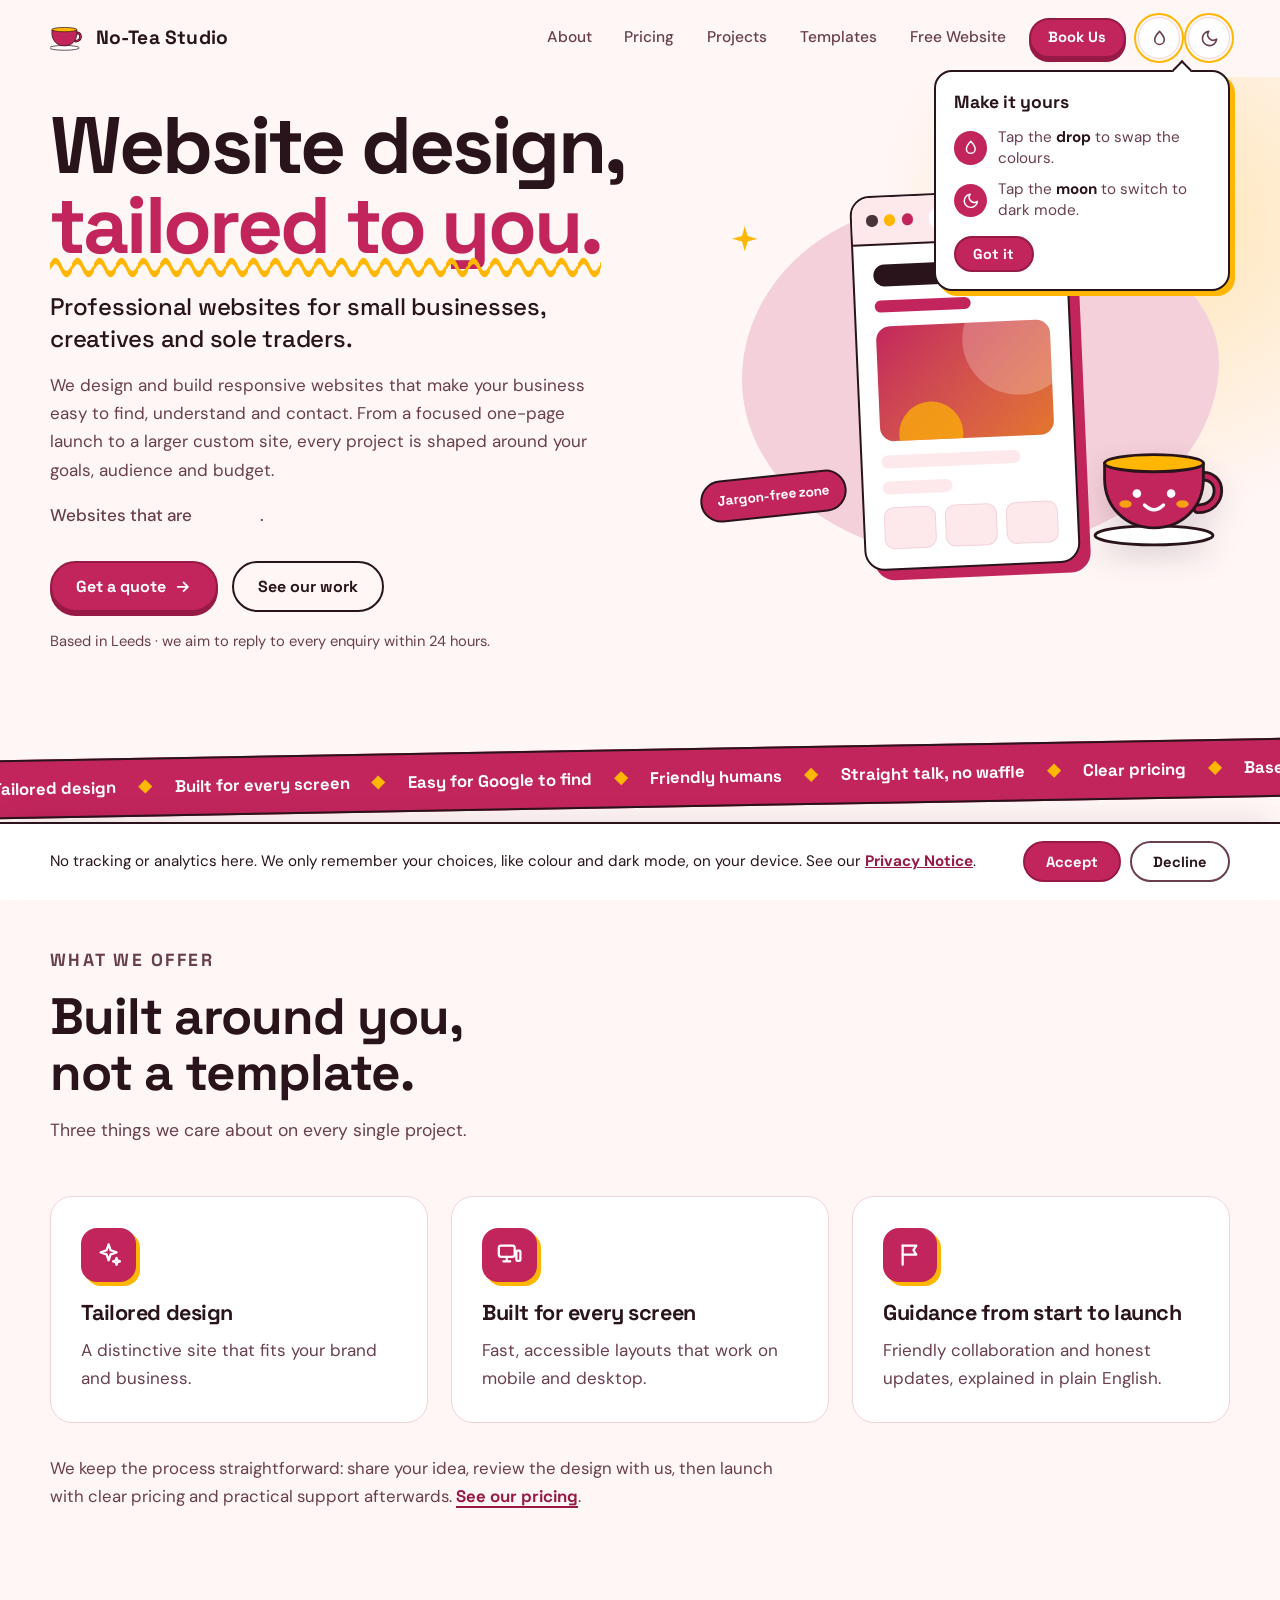
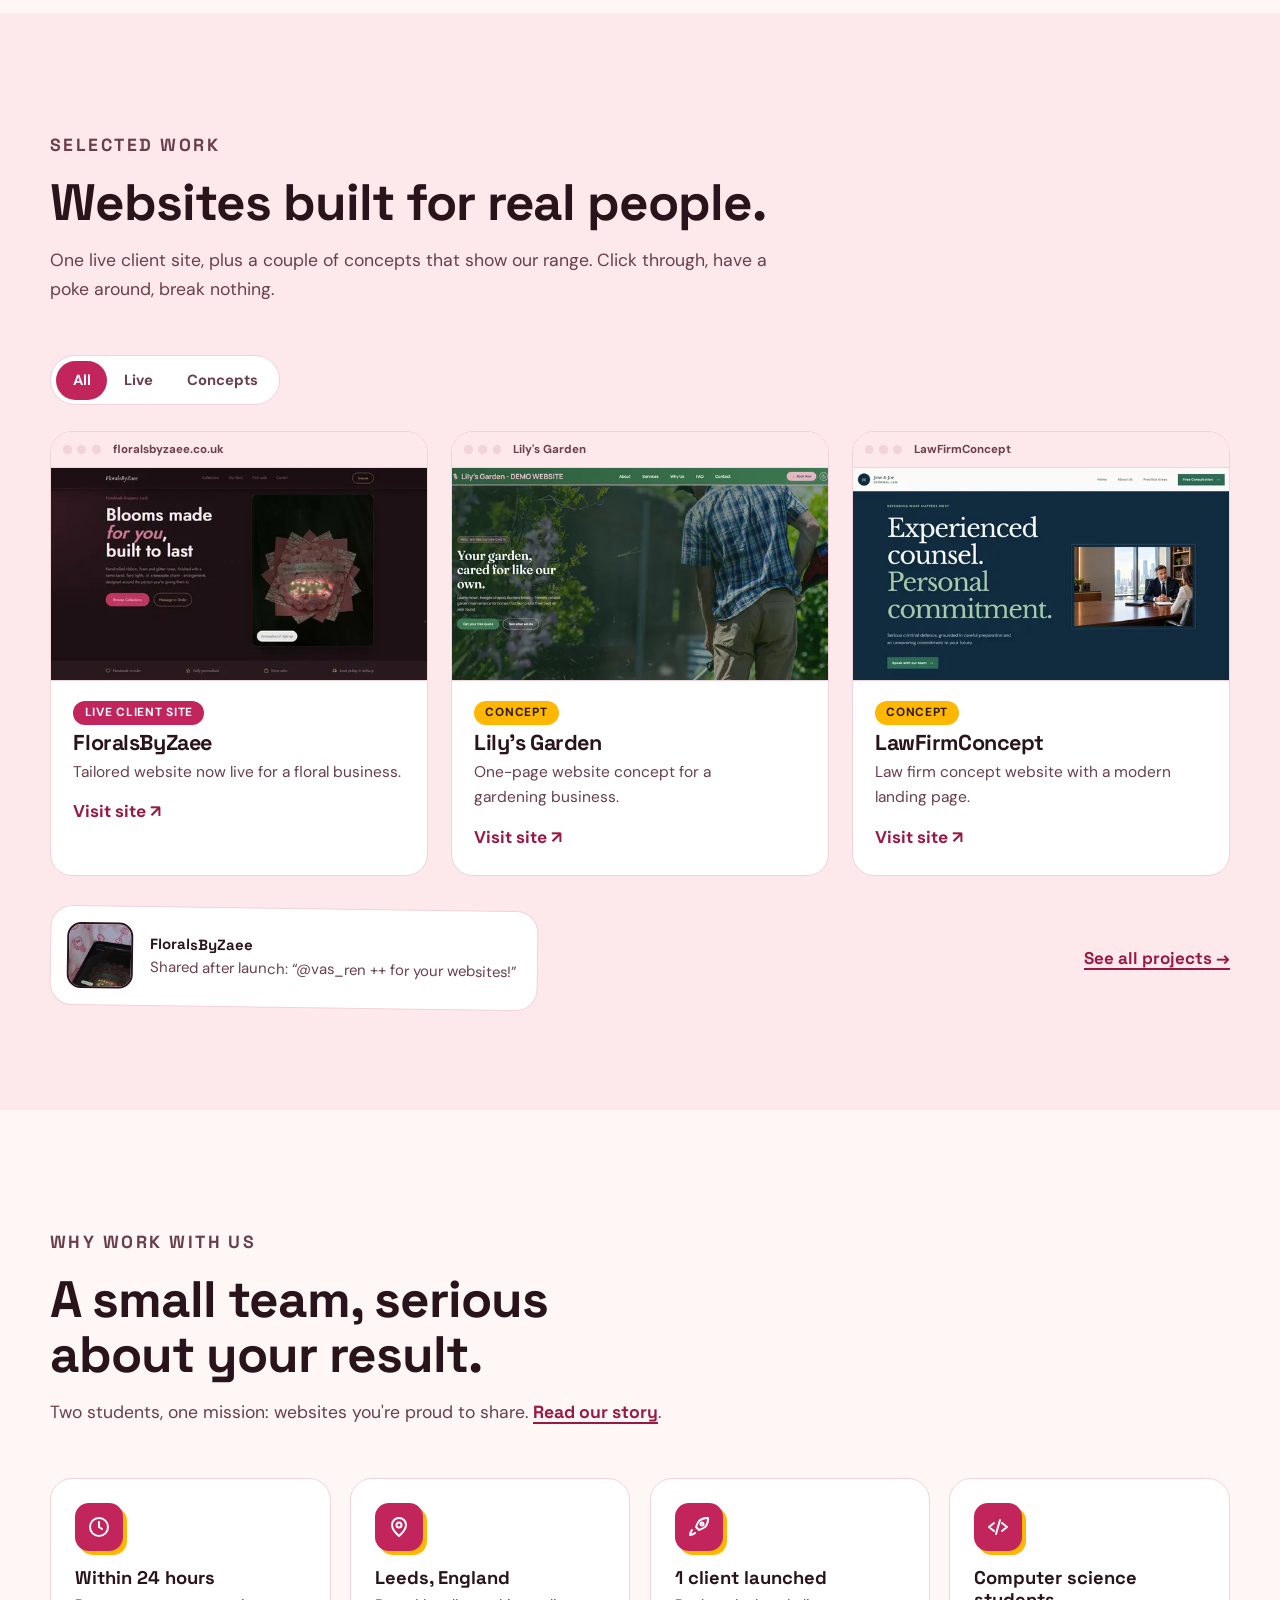
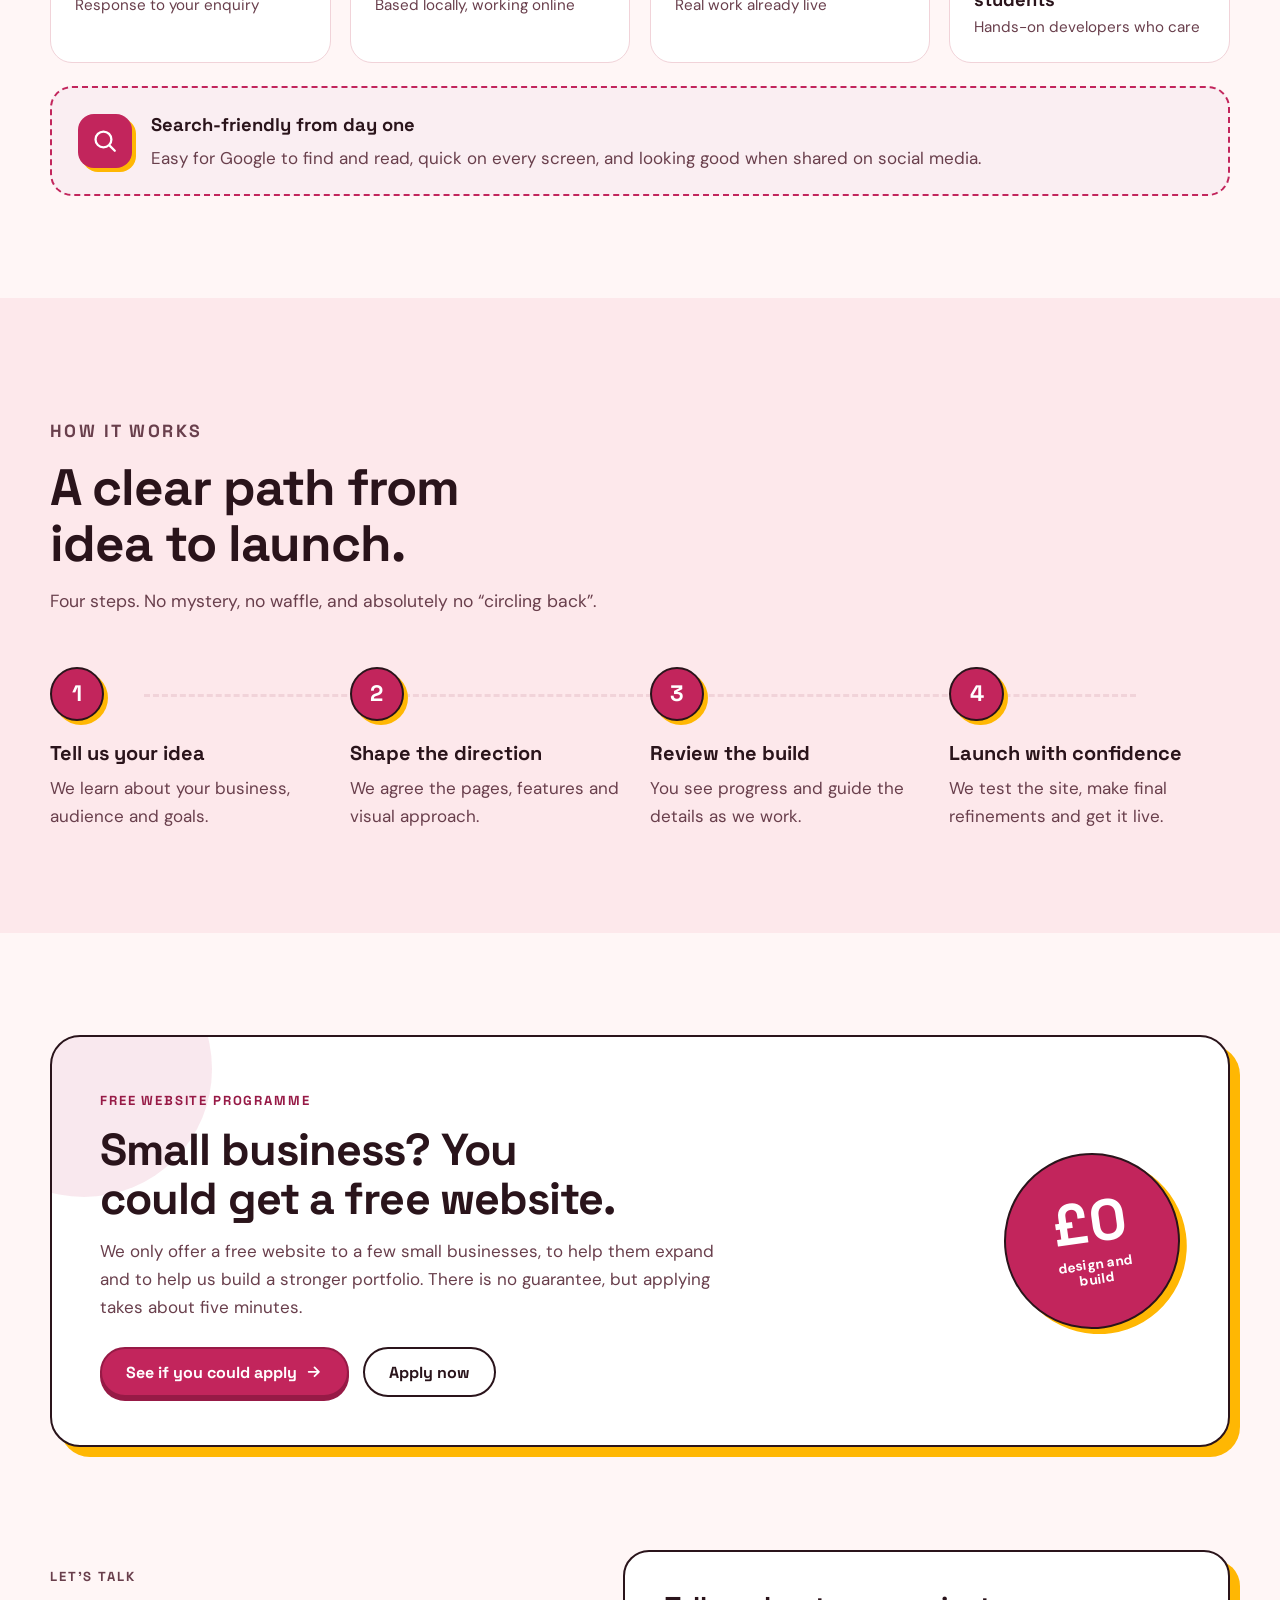
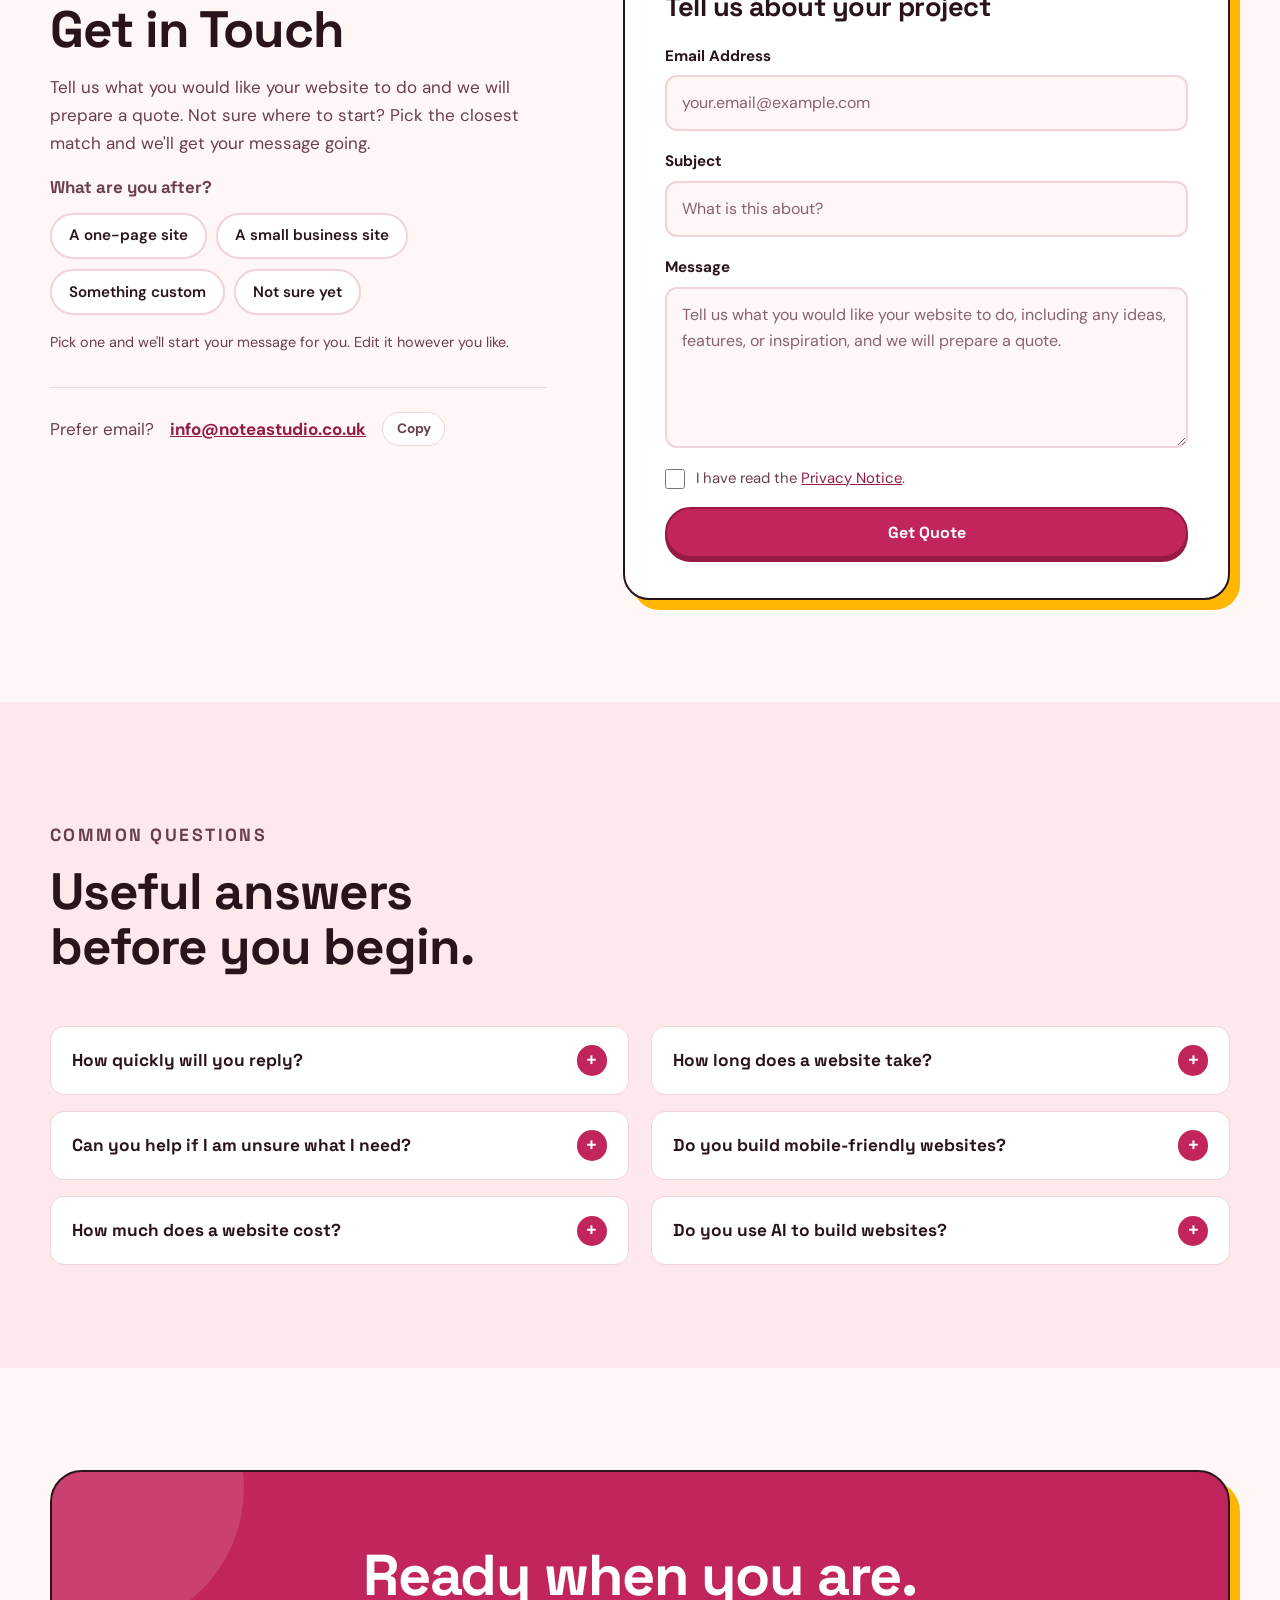
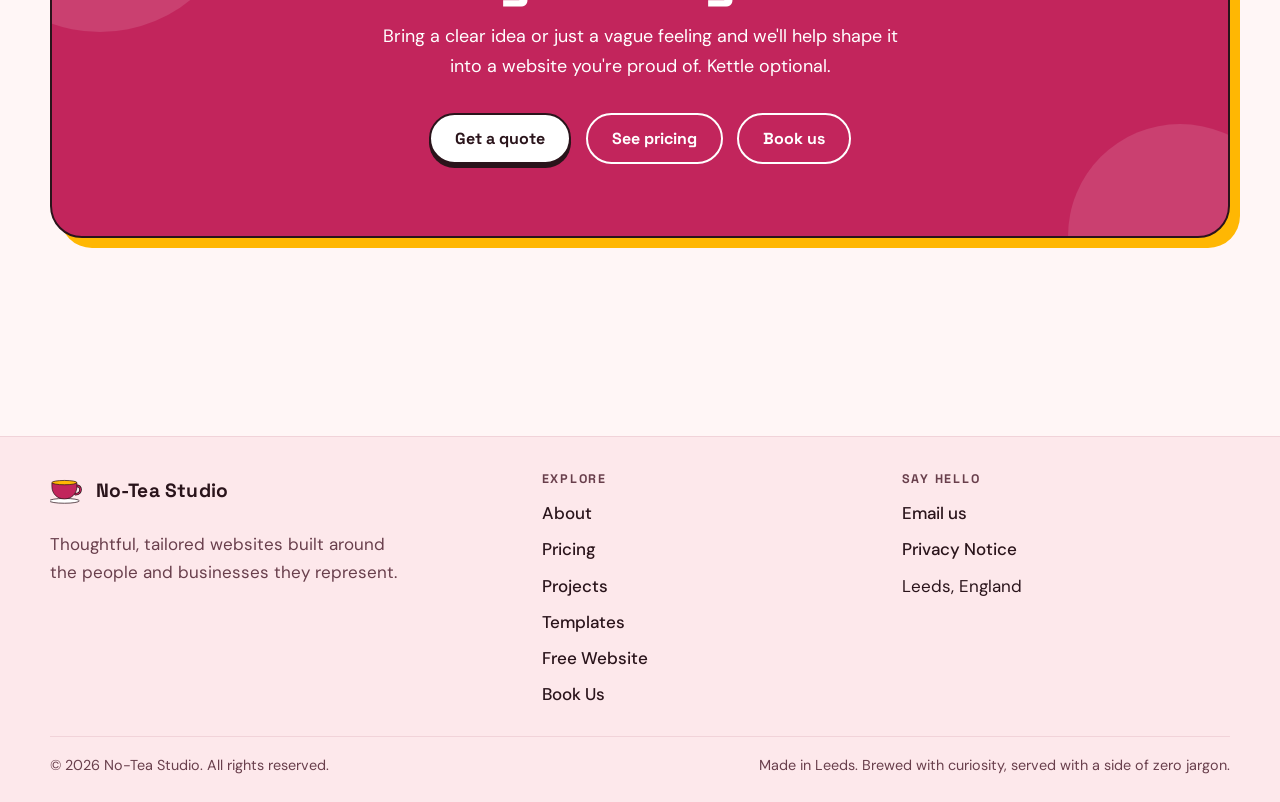
<file: index.html>
<!DOCTYPE html>
<html lang="en-GB" data-theme="light" data-palette="hibiscus">
<head>
    <meta charset="UTF-8">
    <!-- Sets theme (light/dark) and palette before first paint so there is no flash.
         Falls back to a visible page if home.js ever fails to load. -->
    <script>
        (function () {
            var d = document.documentElement;
            var theme = 'light';
            var palette = 'hibiscus';
            try {
                var stored = localStorage.getItem('theme');
                theme = stored || (window.matchMedia && window.matchMedia('(prefers-color-scheme: dark)').matches ? 'dark' : 'light');
                var p = localStorage.getItem('palette');
                // Seasonal palettes: christmas is live. To bring Halloween back next October, add "halloween"
                // to this list and uncomment its button in the palette picker (search for HALLOWEEN).
                if (/^(matcha|builders|earlgrey|signal|christmas|hibiscus)$/.test(p || '')) { palette = p; }
            } catch (e) { }
            d.setAttribute('data-theme', theme);
            d.setAttribute('data-palette', palette);
            d.classList.add('js');
            setTimeout(function () {
                if (!d.classList.contains('js-ready')) { d.classList.remove('js'); }
            }, 5000);
        })();
    </script>
    <meta name="viewport" content="width=device-width, initial-scale=1.0">
    <meta name="color-scheme" content="light dark">
    <meta name="theme-color" content="#fff6f6" media="(prefers-color-scheme: light)">
    <meta name="theme-color" content="#131417" media="(prefers-color-scheme: dark)">

    <!-- Traditional fallback favicon for older browsers -->
    <link rel="shortcut icon" href="/images/favicon.ico">

    <!-- Standard PNG favicons for modern browsers and Google Search -->
    <link rel="icon" type="image/png" sizes="32x32" href="/images/favicon-32x32.png">
    <link rel="icon" type="image/png" sizes="192x192" href="/images/favicon-192x192.png">

    <!-- Apple Touch Icon for iOS devices -->
    <link rel="apple-touch-icon" sizes="180x180" href="/images/apple-touch-icon.png">

    <title>No-Tea Studio | Tailored Website Design in Leeds</title>
    <meta name="description" content="No-Tea Studio is a Leeds web design studio creating thoughtful, tailored websites for small businesses and people with something to say.">
    <meta name="author" content="No-Tea Studio">
    <meta name="robots" content="index, follow, max-image-preview:large">
    <link rel="canonical" href="https://noteastudio.co.uk/">
    <link rel="alternate" hreflang="en-GB" href="https://noteastudio.co.uk/">
    <link rel="alternate" hreflang="x-default" href="https://noteastudio.co.uk/">

    <!-- Open Graph / social sharing -->
    <meta property="og:title" content="No-Tea Studio | Tailored Website Design in Leeds">
    <meta property="og:description" content="Thoughtful, tailored websites built around the people and businesses they represent.">
    <meta property="og:type" content="website">
    <meta property="og:url" content="https://noteastudio.co.uk/">
    <meta property="og:site_name" content="No-Tea Studio">
    <meta property="og:locale" content="en_GB">
    <meta property="og:image" content="https://noteastudio.co.uk/images/og-image.png">
    <meta property="og:image:width" content="1200">
    <meta property="og:image:height" content="630">
    <meta property="og:image:alt" content="No-Tea Studio: website design, tailored to you, with a preview of a client website.">
    <meta name="twitter:card" content="summary_large_image">
    <meta name="twitter:title" content="No-Tea Studio | Tailored Website Design in Leeds">
    <meta name="twitter:description" content="Thoughtful, tailored websites built around the people and businesses they represent.">
    <meta name="twitter:image" content="https://noteastudio.co.uk/images/og-image.png">
    <meta name="twitter:image:alt" content="No-Tea Studio: website design, tailored to you, with a preview of a client website.">

    <!-- Fonts -->
    <link rel="preconnect" href="https://fonts.googleapis.com">
    <link rel="preconnect" href="https://fonts.gstatic.com" crossorigin>
    <link rel="stylesheet" href="https://fonts.googleapis.com/css2?family=DM+Sans:wght@400;500;700&family=Space+Grotesk:wght@500;600;700&display=swap">
    <link rel="stylesheet" href="home.css">

    <!-- Structured data: business, website, page and FAQ (FAQ text mirrors the visible FAQ below) -->
    <script type="application/ld+json">
        {
            "@context": "https://schema.org",
            "@graph": [
                {
                    "@type": "ProfessionalService",
                    "@id": "https://noteastudio.co.uk/#business",
                    "name": "No-Tea Studio",
                    "description": "Thoughtful, tailored website design services.",
                    "email": "info@noteastudio.co.uk",
                    "url": "https://noteastudio.co.uk/",
                    "logo": "https://noteastudio.co.uk/images/favicon-192x192.png",
                    "image": "https://noteastudio.co.uk/images/og-image.png",
                    "address": {
                        "@type": "PostalAddress",
                        "addressLocality": "Leeds",
                        "addressRegion": "England",
                        "addressCountry": "GB"
                    },
                    "areaServed": "Leeds, England",
                    "serviceType": "Website design",
                    "contactPoint": {
                        "@type": "ContactPoint",
                        "contactType": "customer enquiries",
                        "email": "info@noteastudio.co.uk",
                        "availableLanguage": "English"
                    },
                    "hasOfferCatalog": {
                        "@type": "OfferCatalog",
                        "name": "Website design services",
                        "itemListElement": [
                            { "@type": "Offer", "itemOffered": { "@type": "Service", "name": "Tailored website design" } },
                            { "@type": "Offer", "itemOffered": { "@type": "Service", "name": "Responsive, mobile-friendly website development" } },
                            { "@type": "Offer", "itemOffered": { "@type": "Service", "name": "SEO foundations for new websites" } }
                        ]
                    }
                },
                {
                    "@type": "WebSite",
                    "@id": "https://noteastudio.co.uk/#website",
                    "url": "https://noteastudio.co.uk/",
                    "name": "No-Tea Studio",
                    "inLanguage": "en-GB",
                    "publisher": { "@id": "https://noteastudio.co.uk/#business" }
                },
                {
                    "@type": "WebPage",
                    "@id": "https://noteastudio.co.uk/#webpage",
                    "url": "https://noteastudio.co.uk/",
                    "name": "No-Tea Studio | Tailored Website Design in Leeds",
                    "description": "No-Tea Studio is a Leeds web design studio creating thoughtful, tailored websites for small businesses and people with something to say.",
                    "inLanguage": "en-GB",
                    "isPartOf": { "@id": "https://noteastudio.co.uk/#website" },
                    "about": { "@id": "https://noteastudio.co.uk/#business" },
                    "primaryImageOfPage": {
                        "@type": "ImageObject",
                        "url": "https://noteastudio.co.uk/images/og-image.png",
                        "width": 1200,
                        "height": 630
                    }
                },
                {
                    "@type": "FAQPage",
                    "mainEntity": [
                        {
                            "@type": "Question",
                            "name": "How quickly will you reply?",
                            "acceptedAnswer": {
                                "@type": "Answer",
                                "text": "We aim to respond to every enquiry within 24 hours."
                            }
                        },
                        {
                            "@type": "Question",
                            "name": "How long does a website take?",
                            "acceptedAnswer": {
                                "@type": "Answer",
                                "text": "Timing depends on the size and complexity of the project. We agree a clear timeline before development begins."
                            }
                        },
                        {
                            "@type": "Question",
                            "name": "Can you help if I am unsure what I need?",
                            "acceptedAnswer": {
                                "@type": "Answer",
                                "text": "Yes. We can help shape the pages, features and direction around your goals and budget."
                            }
                        },
                        {
                            "@type": "Question",
                            "name": "Do you build mobile-friendly websites?",
                            "acceptedAnswer": {
                                "@type": "Answer",
                                "text": "Yes. Every site is designed and tested to work across mobile, tablet and desktop screens."
                            }
                        },
                        {
                            "@type": "Question",
                            "name": "How much does a website cost?",
                            "acceptedAnswer": {
                                "@type": "Answer",
                                "text": "Our Starter websites start from £50, and bigger sites cost more depending on their size and features. We keep pricing transparent with no hidden fees, and you can see every package on the Pricing page."
                            }
                        },
                        {
                            "@type": "Question",
                            "name": "Do you use AI to build websites?",
                            "acceptedAnswer": {
                                "@type": "Answer",
                                "text": "We write custom code ourselves and use AI as a helper for things like styling refinement, colour palettes, bulk updates and optimisation. We review everything, and we are open about how we work."
                            }
                        }
                    ]
                }
            ]
        }
    </script>
</head>
<body>
    <a class="skip-link" href="#main">Skip to content</a>
    <div class="progress" aria-hidden="true"><span></span></div>

    <header class="site-header">
        <nav class="nav container" aria-label="Main">
            <a class="brand" href="/" aria-label="No-Tea Studio, home">
                <svg class="brand-mark brand-mark--tea" viewBox="20 44 150 94" aria-hidden="true">
                    <ellipse class="cup-saucer" cx="80" cy="132" rx="62" ry="10" />
                    <path class="cup-handle" d="M128 70c26-4 26 34-2 34" />
                    <path class="cup-handle-in" d="M128 70c26-4 26 34-2 34" />
                    <path class="cup-body" d="M28 56h104v16c0 30-22 52-52 52s-52-22-52-52z" />
                    <ellipse class="cup-tea" cx="80" cy="56" rx="52" ry="9" />
                </svg>
                <svg class="brand-mark brand-mark--pumpkin" viewBox="6 12 148 132" aria-hidden="true">
                    <ellipse class="pk-shadow" cx="80" cy="141" rx="56" ry="7" />
                    <ellipse class="pk-rib pk-rib-o" cx="40" cy="89" rx="30" ry="44" />
                    <ellipse class="pk-rib pk-rib-o" cx="120" cy="89" rx="30" ry="44" />
                    <ellipse class="pk-rib pk-rib-m" cx="58" cy="91" rx="32" ry="48" />
                    <ellipse class="pk-rib pk-rib-m" cx="102" cy="91" rx="32" ry="48" />
                    <ellipse class="pk-rib pk-rib-c" cx="80" cy="92" rx="26" ry="50" />
                    <path class="pk-vine" d="M92 30c10-8 22-4 24 6" />
                    <path class="pk-stem" d="M72 46c-1-14 5-24 14-28l7 7c-5 4-6 10-5 21z" />
                    <g class="pk-face">
                        <path class="pk-eye" d="M46 80l16-14 6 20z" />
                        <path class="pk-eye" d="M114 80l-16-14-6 20z" />
                        <path d="M80 90l-7 12h14z" />
                        <path d="M46 108l12 6 10-8 12 10 12-10 10 8 12-6c-6 18-22 24-34 24s-28-6-34-24z" />
                    </g>
                </svg>
                <svg class="brand-mark brand-mark--tree" viewBox="22 -2 116 144" aria-hidden="true">
                    <ellipse class="xt-shadow" cx="80" cy="141" rx="46" ry="6" />
                    <rect class="xt-trunk" x="68" y="120" width="24" height="19" rx="3" />
                    <path class="xt-tier xt-t3" d="M80 62L135 124Q107.5 134 80 124Q52.5 134 25 124z" />
                    <path class="xt-tier xt-t2" d="M80 36L123 96Q101.5 105 80 96Q58.5 105 37 96z" />
                    <path class="xt-tier xt-t1" d="M80 16L111 68Q95.5 76 80 68Q64.5 76 49 68z" />
                    <path class="xt-string" d="M56 58Q80 70 104 58M48 86Q80 100 112 86" />
                    <circle class="xt-lamp xt-lamp-a" cx="64" cy="61.3" r="3.2" />
                    <circle class="xt-lamp xt-lamp-b" cx="80" cy="64" r="3.2" />
                    <circle class="xt-lamp xt-lamp-a" cx="96" cy="61.3" r="3.2" />
                    <circle class="xt-lamp xt-lamp-b" cx="58" cy="89.7" r="3.2" />
                    <circle class="xt-lamp xt-lamp-a" cx="80" cy="93" r="3.2" />
                    <circle class="xt-lamp xt-lamp-b" cx="102" cy="89.7" r="3.2" />
                    <circle class="xt-bauble xt-bau-r" cx="42" cy="115" r="5.5" />
                    <circle class="xt-bauble xt-bau-g" cx="118" cy="113" r="5.5" />
                    <circle class="xt-bauble xt-bau-b" cx="72" cy="45" r="4.6" />
                    <g class="xt-face">
                        <circle class="xt-eye" cx="65" cy="108" r="4.3" />
                        <circle class="xt-eye" cx="95" cy="108" r="4.3" />
                        <ellipse class="xt-cheek" cx="55" cy="116" rx="5.5" ry="3.4" />
                        <ellipse class="xt-cheek" cx="105" cy="116" rx="5.5" ry="3.4" />
                        <path class="xt-smile" d="M72 114q8 8 16 0" />
                    </g>
                    <path class="xt-star" d="M80.0 0.0L83.3 8.5L92.4 9.0L85.3 14.7L87.6 23.5L80.0 18.6L72.4 23.5L74.7 14.7L67.6 9.0L76.7 8.5z" />
                </svg>
                <span>No-Tea Studio</span>
            </a>

            <div class="nav-panel" id="nav-panel">
                <ul class="nav-links">
                    <li><a href="/about/">About</a></li>
                    <li><a href="/pricing/">Pricing</a></li>
                    <li><a href="/projects/">Projects</a></li>
                    <li><a href="/templates/">Templates</a></li>
                    <li><a href="/free-website/">Free Website</a></li>
                </ul>
                <a class="btn btn-primary btn-sm nav-cta" href="/bookings/">Book Us</a>
            </div>

            <div class="nav-tools">
                <!-- Palette picker: Hibiscus (pink) is the default; visitors can switch and the choice is remembered -->
                <div class="palette">
                    <button class="tool-btn palette-btn" type="button" aria-haspopup="true" aria-expanded="false" aria-controls="palette-pop" aria-label="Choose a colour palette">
                        <svg viewBox="0 0 24 24" aria-hidden="true"><path d="M12 3s6 6.2 6 10.5A6 6 0 0 1 6 13.5C6 9.2 12 3 12 3z" /></svg>
                    </button>
                    <div class="palette-pop" id="palette-pop" role="radiogroup" aria-label="Colour palette" hidden>
                        <p class="palette-title">Pick your brew</p>
                        <button type="button" role="radio" aria-checked="true" data-palette="hibiscus"><span class="swatch" style="--sw1:#c2255c;--sw2:#ffb703"></span>Hibiscus</button>
                        <button type="button" role="radio" aria-checked="false" data-palette="matcha"><span class="swatch" style="--sw1:#2d6a4f;--sw2:#ff7a45"></span>Matcha</button>
                        <button type="button" role="radio" aria-checked="false" data-palette="builders"><span class="swatch" style="--sw1:#a24a17;--sw2:#f2b134"></span>Builder's Tea</button>
                        <button type="button" role="radio" aria-checked="false" data-palette="earlgrey"><span class="swatch" style="--sw1:#4a52c4;--sw2:#f59fb5"></span>Earl Grey</button>
                        <button type="button" role="radio" aria-checked="false" data-palette="signal"><span class="swatch" style="--sw1:#2b2d42;--sw2:#d90429"></span>Signal</button>
                        <button type="button" role="radio" aria-checked="false" data-palette="christmas"><span class="swatch" style="--sw1:#b91c1c;--sw2:#1f7a45"></span>Christmas</button>
                        <!-- HALLOWEEN (hidden until next October): uncomment this button and add "halloween" to the palette list in the head script to bring it back.
                        <button type="button" role="radio" aria-checked="false" data-palette="halloween"><span class="swatch" style="--sw1:#e8590c;--sw2:#5b21b6"></span>Halloween</button>
                        -->
                    </div>
                </div>

                <button class="theme-toggle" type="button" aria-label="Toggle dark mode">
                    <svg class="icon-sun" viewBox="0 0 24 24">
                        <circle cx="12" cy="12" r="4" />
                        <path d="M12 2v2M12 20v2M4.93 4.93l1.41 1.41M17.66 17.66l1.41 1.41M2 12h2M20 12h2M6.34 17.66l-1.41 1.41M19.07 4.93l-1.41 1.41" />
                    </svg>
                    <svg class="icon-moon" viewBox="0 0 24 24">
                        <path d="M21 12.79A9 9 0 1 1 11.21 3 7 7 0 0 0 21 12.79Z" />
                    </svg>
                </button>

                <button class="tool-btn nav-burger" type="button" aria-expanded="false" aria-controls="nav-panel" aria-label="Open menu"><span></span></button>
            </div>
        </nav>
    </header>

    <main id="main">
        <!-- ============ HERO ============ -->
        <section class="hero" aria-labelledby="hero-heading">
            <div class="spider" aria-hidden="true"><i class="spider-thread"></i><svg viewBox="0 0 32 30" aria-hidden="true"><path class="sp-leg" d="M11 16L3 10l-2 4M10 20L2 21l-1 5M12 23l-6 6M21 16l8-6 2 4M22 20l8 1 1 5M20 23l6 6" /><ellipse class="sp-body" cx="16" cy="20" rx="6.5" ry="7.5" /><circle class="sp-body" cx="16" cy="11" r="4.2" /><circle class="sp-eye" cx="14.5" cy="10.4" r="1.1" /><circle class="sp-eye" cx="17.5" cy="10.4" r="1.1" /></svg></div>
            <span class="bat bat-a" aria-hidden="true"><svg viewBox="0 0 48 24" aria-hidden="true"><path d="M24 21l-3-7c-2 2-4 1-6-1-3 2-7 1-11 3 0-4 2-8 5-10-3 0-6 1-9 3C3 3 10 0 17 2c3 1 5 2 7 5c2-3 4-4 7-5 7-2 14 1 17 7-3-2-6-3-9-3 3 2 5 6 5 10-4-2-8-1-11-3-2 2-4 3-6 1z" /></svg></span>
            <span class="bat bat-b" aria-hidden="true"><svg viewBox="0 0 48 24" aria-hidden="true"><path d="M24 21l-3-7c-2 2-4 1-6-1-3 2-7 1-11 3 0-4 2-8 5-10-3 0-6 1-9 3C3 3 10 0 17 2c3 1 5 2 7 5c2-3 4-4 7-5 7-2 14 1 17 7-3-2-6-3-9-3 3 2 5 6 5 10-4-2-8-1-11-3-2 2-4 3-6 1z" /></svg></span>
            <span class="bat bat-c" aria-hidden="true"><svg viewBox="0 0 48 24" aria-hidden="true"><path d="M24 21l-3-7c-2 2-4 1-6-1-3 2-7 1-11 3 0-4 2-8 5-10-3 0-6 1-9 3C3 3 10 0 17 2c3 1 5 2 7 5c2-3 4-4 7-5 7-2 14 1 17 7-3-2-6-3-9-3 3 2 5 6 5 10-4-2-8-1-11-3-2 2-4 3-6 1z" /></svg></span>
            <div class="container hero-grid">
                <div class="hero-text">
                    <h1 id="hero-heading">Website design, <span class="hl">tailored to you.</span></h1>
                    <p class="lead">Professional websites for small businesses, creatives and sole traders.</p>
                    <p class="hero-copy">We design and build responsive websites that make your business easy to find, understand and contact. From a focused one-page launch to a larger custom site, every project is shaped around your goals, audience and budget.</p>
                    <p class="rotator-line">Websites that are <span class="rotator" data-words="friendly|fast|findable|plain-spoken|mobile-ready|yours" data-words-halloween="frightfully friendly|dead fast|findable|ghost-free|mobile-ready|yours" data-words-christmas="merry|friendly|fast|findable|gift-wrapped|yours">friendly</span>.</p>
                    <div class="hero-actions">
                        <a class="btn btn-primary" href="#contact">Get a quote
                            <svg viewBox="0 0 24 24" aria-hidden="true"><path d="M5 12h14M13 6l6 6-6 6" /></svg></a>
                        <a class="btn btn-ghost" href="#work">See our work</a>
                    </div>
                    <p class="hero-note">Based in Leeds &middot; we aim to reply to every enquiry within 24 hours.</p>
                </div>

                <div class="hero-art">
                    <div class="art-blob" aria-hidden="true"></div>
                    <svg class="spark spark-a" viewBox="0 0 24 24" aria-hidden="true"><path d="M12 0l2.6 9.4L24 12l-9.4 2.6L12 24l-2.6-9.4L0 12l9.4-2.6z" /></svg>
                    <svg class="spark spark-b" viewBox="0 0 24 24" aria-hidden="true"><path d="M12 0l2.6 9.4L24 12l-9.4 2.6L12 24l-2.6-9.4L0 12l9.4-2.6z" /></svg>
                    <div class="sticker sticker-a" aria-hidden="true">24-hour reply goal</div>
                    <div class="sticker sticker-b" aria-hidden="true" data-halloween="Ghost-free zone" data-christmas="Jargon: naughty list">Jargon-free zone</div>

                    <div class="art-layer" data-depth="12" aria-hidden="true">
                        <div class="art-window">
                            <div class="art-bar"><i></i><i></i><i></i><span class="art-url">yourbrand.co.uk</span></div>
                            <div class="art-body">
                                <span class="art-line strong w-80"></span>
                                <span class="art-line pop w-55"></span>
                                <div class="art-hero-img"></div>
                                <span class="art-line w-80"></span>
                                <span class="art-line w-40"></span>
                                <div class="art-cards"><span></span><span></span><span></span></div>
                            </div>
                        </div>
                    </div>

                    <button class="art-cup" type="button" aria-label="Teacup: hover or focus for a fun fact">
                        <svg class="cup-art cup-art--tea" viewBox="0 0 160 150" aria-hidden="true">
                            <g class="cup-steam">
                                <path d="M58 40c-8-8 8-14 0-26" />
                                <path d="M82 40c-8-8 8-14 0-26" />
                                <path d="M106 40c-8-8 8-14 0-26" />
                            </g>
                            <ellipse class="cup-saucer" cx="80" cy="132" rx="62" ry="10" />
                            <path class="cup-handle" d="M128 70c26-4 26 34-2 34" />
                            <path class="cup-handle-in" d="M128 70c26-4 26 34-2 34" />
                            <path class="cup-body" d="M28 56h104v16c0 30-22 52-52 52s-52-22-52-52z" />
                            <ellipse class="cup-tea" cx="80" cy="56" rx="52" ry="9" />
                            <circle class="cup-eye" cx="62" cy="88" r="4.5" />
                            <circle class="cup-eye" cx="98" cy="88" r="4.5" />
                            <ellipse class="cup-cheek" cx="50" cy="99" rx="6.5" ry="4" />
                            <ellipse class="cup-cheek" cx="110" cy="99" rx="6.5" ry="4" />
                            <path class="cup-face" d="M70 100q10 10 20 0" />
                        </svg>
                        <svg class="cup-art cup-art--pumpkin" viewBox="0 0 160 150" aria-hidden="true">
                            <ellipse class="pk-shadow" cx="80" cy="141" rx="56" ry="7" />
                            <ellipse class="pk-rib pk-rib-o" cx="40" cy="89" rx="30" ry="44" />
                            <ellipse class="pk-rib pk-rib-o" cx="120" cy="89" rx="30" ry="44" />
                            <ellipse class="pk-rib pk-rib-m" cx="58" cy="91" rx="32" ry="48" />
                            <ellipse class="pk-rib pk-rib-m" cx="102" cy="91" rx="32" ry="48" />
                            <ellipse class="pk-rib pk-rib-c" cx="80" cy="92" rx="26" ry="50" />
                            <path class="pk-vine" d="M92 30c10-8 22-4 24 6" />
                            <path class="pk-stem" d="M72 46c-1-14 5-24 14-28l7 7c-5 4-6 10-5 21z" />
                            <g class="pk-face">
                                <path class="pk-eye" d="M46 80l16-14 6 20z" />
                                <path class="pk-eye" d="M114 80l-16-14-6 20z" />
                                <path d="M80 90l-7 12h14z" />
                                <path d="M46 108l12 6 10-8 12 10 12-10 10 8 12-6c-6 18-22 24-34 24s-28-6-34-24z" />
                            </g>
                        </svg>
                        <svg class="cup-art cup-art--tree" viewBox="0 0 160 150" aria-hidden="true">
                            <ellipse class="xt-shadow" cx="80" cy="141" rx="46" ry="6" />
                            <rect class="xt-trunk" x="68" y="120" width="24" height="19" rx="3" />
                            <path class="xt-tier xt-t3" d="M80 62L135 124Q107.5 134 80 124Q52.5 134 25 124z" />
                            <path class="xt-tier xt-t2" d="M80 36L123 96Q101.5 105 80 96Q58.5 105 37 96z" />
                            <path class="xt-tier xt-t1" d="M80 16L111 68Q95.5 76 80 68Q64.5 76 49 68z" />
                            <path class="xt-string" d="M56 58Q80 70 104 58M48 86Q80 100 112 86" />
                            <circle class="xt-lamp xt-lamp-a" cx="64" cy="61.3" r="3.2" />
                            <circle class="xt-lamp xt-lamp-b" cx="80" cy="64" r="3.2" />
                            <circle class="xt-lamp xt-lamp-a" cx="96" cy="61.3" r="3.2" />
                            <circle class="xt-lamp xt-lamp-b" cx="58" cy="89.7" r="3.2" />
                            <circle class="xt-lamp xt-lamp-a" cx="80" cy="93" r="3.2" />
                            <circle class="xt-lamp xt-lamp-b" cx="102" cy="89.7" r="3.2" />
                            <circle class="xt-bauble xt-bau-r" cx="42" cy="115" r="5.5" />
                            <circle class="xt-bauble xt-bau-g" cx="118" cy="113" r="5.5" />
                            <circle class="xt-bauble xt-bau-b" cx="72" cy="45" r="4.6" />
                            <g class="xt-face">
                                <circle class="xt-eye" cx="65" cy="108" r="4.3" />
                                <circle class="xt-eye" cx="95" cy="108" r="4.3" />
                                <ellipse class="xt-cheek" cx="55" cy="116" rx="5.5" ry="3.4" />
                                <ellipse class="xt-cheek" cx="105" cy="116" rx="5.5" ry="3.4" />
                                <path class="xt-smile" d="M72 114q8 8 16 0" />
                            </g>
                            <path class="xt-star" d="M80.0 0.0L83.3 8.5L92.4 9.0L85.3 14.7L87.6 23.5L80.0 18.6L72.4 23.5L74.7 14.7L67.6 9.0L76.7 8.5z" />
                        </svg>
                    </button>
                    <p class="cup-bubble" id="cup-bubble" role="status" aria-live="polite"></p>
                </div>
            </div>
        </section>

        <div class="marquee-wrap">
            <div class="marquee" role="group" aria-label="What you get with No-Tea Studio">
                <div class="marquee-track">
                    <ul class="marquee-group">
                        <li>Tailored design</li>
                        <li>Built for every screen</li>
                        <li>Easy for Google to find</li>
                        <li>Friendly humans</li>
                        <li>Straight talk, no waffle</li>
                        <li>Clear pricing</li>
                        <li>Based in Leeds</li>
                        <li>Tea optional</li>
                    </ul>
                    <ul class="marquee-group" aria-hidden="true">
                        <li>Tailored design</li>
                        <li>Built for every screen</li>
                        <li>Easy for Google to find</li>
                        <li>Friendly humans</li>
                        <li>Straight talk, no waffle</li>
                        <li>Clear pricing</li>
                        <li>Based in Leeds</li>
                        <li>Tea optional</li>
                    </ul>
                </div>
            </div>
        </div>

        <!-- ============ WHAT WE OFFER ============ -->
        <section class="section" id="services" aria-labelledby="offer-heading">
            <div class="container">
                <div class="section-head reveal">
                    <p class="eyebrow">What we offer</p>
                    <h2 id="offer-heading">Built around you, not a template.</h2>
                    <p>Three things we care about on every single project.</p>
                </div>
                <ul class="offer-grid" aria-label="What we offer">
                    <li class="offer-card reveal">
                        <div class="icon-tile" aria-hidden="true">
                            <svg viewBox="0 0 24 24"><path d="M12 3l1.8 5.2L19 10l-5.2 1.8L12 17l-1.8-5.2L5 10l5.2-1.8z" /><path d="M19 15l.8 2.2L22 18l-2.2.8L19 21l-.8-2.2L16 18l2.2-.8z" /></svg>
                        </div>
                        <h3>Tailored design</h3>
                        <p>A distinctive site that fits your brand and business.</p>
                    </li>
                    <li class="offer-card reveal">
                        <div class="icon-tile" aria-hidden="true">
                            <svg viewBox="0 0 24 24"><rect x="2.5" y="4" width="14" height="10" rx="2" /><path d="M6.5 18h6M9.5 14v4" /><rect x="18" y="8.5" width="3.5" height="9" rx="1" /></svg>
                        </div>
                        <h3>Built for every screen</h3>
                        <p>Fast, accessible layouts that work on mobile and desktop.</p>
                    </li>
                    <li class="offer-card reveal">
                        <div class="icon-tile" aria-hidden="true">
                            <svg viewBox="0 0 24 24"><path d="M5 21V4" /><path d="M5 4h12l-2.5 4 2.5 4H5" /></svg>
                        </div>
                        <h3>Guidance from start to launch</h3>
                        <p>Friendly collaboration and honest updates, explained in plain English.</p>
                    </li>
                </ul>
                <p class="offer-note reveal">We keep the process straightforward: share your idea, review the design with us, then launch with clear pricing and practical support afterwards. <a class="text-link" href="/pricing/">See our pricing</a>.</p>
            </div>
        </section>

        <!-- ============ SELECTED WORK ============ -->
        <section class="section section-alt" id="work" aria-labelledby="results-heading">
            <div class="container">
                <div class="section-head reveal">
                    <p class="eyebrow">Selected work</p>
                    <h2 id="results-heading">Websites built for real people.</h2>
                    <p>One live client site, plus a couple of concepts that show our range. Click through, have a poke around, break nothing.</p>
                </div>

                <div class="work-tools reveal">
                    <div class="seg" role="group" aria-label="Filter projects">
                        <button type="button" data-filter="all" aria-pressed="true">All</button>
                        <button type="button" data-filter="live" aria-pressed="false">Live</button>
                        <button type="button" data-filter="concept" aria-pressed="false">Concepts</button>
                    </div>
                </div>

                <div class="work-grid">
                    <a class="work-card reveal" data-kind="live" href="https://floralsbyzaee.co.uk/" target="_blank" rel="noopener noreferrer">
                        <div class="work-shot">
                            <div class="work-chrome" aria-hidden="true"><i></i><i></i><i></i><span>floralsbyzaee.co.uk</span></div>
                            <img src="/images/floralsbyzaee-1100.webp"
                                srcset="/images/floralsbyzaee-640.webp 640w, /images/floralsbyzaee-1100.webp 1100w"
                                sizes="(max-width: 880px) 92vw, 380px"
                                width="1100" height="507" loading="lazy" decoding="async"
                                alt="Preview of the FloralsByZaee website">
                        </div>
                        <div class="work-info">
                            <span class="work-tag is-live">Live client site</span>
                            <h3>FloralsByZaee</h3>
                            <p>Tailored website now live for a floral business.</p>
                            <span class="work-visit">Visit site <span aria-hidden="true">&nearr;</span></span>
                        </div>
                    </a>
                    <a class="work-card reveal" data-kind="concept" href="https://unity59397.github.io/Lily-sGarden/" target="_blank" rel="noopener noreferrer">
                        <div class="work-shot">
                            <div class="work-chrome" aria-hidden="true"><i></i><i></i><i></i><span>Lily's Garden</span></div>
                            <img src="/images/lilys-garden-1100.webp"
                                srcset="/images/lilys-garden-640.webp 640w, /images/lilys-garden-1100.webp 1100w"
                                sizes="(max-width: 880px) 92vw, 380px"
                                width="1100" height="593" loading="lazy" decoding="async"
                                alt="Preview of the Lily's Garden website">
                        </div>
                        <div class="work-info">
                            <span class="work-tag">Concept</span>
                            <h3>Lily's Garden</h3>
                            <p>One-page website concept for a gardening business.</p>
                            <span class="work-visit">Visit site <span aria-hidden="true">&nearr;</span></span>
                        </div>
                    </a>
                    <a class="work-card reveal" data-kind="concept" href="https://unity59397.github.io/Jane-Jill-Law-Firm/" target="_blank" rel="noopener noreferrer">
                        <div class="work-shot">
                            <div class="work-chrome" aria-hidden="true"><i></i><i></i><i></i><span>LawFirmConcept</span></div>
                            <img src="/images/lawfirmconcept-1100.webp"
                                srcset="/images/lawfirmconcept-640.webp 640w, /images/lawfirmconcept-1100.webp 1100w"
                                sizes="(max-width: 880px) 92vw, 380px"
                                width="1100" height="559" loading="lazy" decoding="async"
                                alt="Preview of the LawFirmConcept website">
                        </div>
                        <div class="work-info">
                            <span class="work-tag">Concept</span>
                            <h3>LawFirmConcept</h3>
                            <p>Law firm concept website with a modern landing page.</p>
                            <span class="work-visit">Visit site <span aria-hidden="true">&nearr;</span></span>
                        </div>
                    </a>
                </div>

                <div class="work-foot reveal">
                    <figure class="testimonial">
                        <button class="testimonial-btn" type="button" data-lightbox-src="/images/FloralsByZaee-story-review.jpg" data-lightbox-alt="FloralsByZaee website shown in a client Snapchat story" aria-label="Enlarge the FloralsByZaee client feedback image">
                            <img src="/images/floralsbyzaee-story-200.webp" width="200" height="355" loading="lazy" decoding="async" alt="FloralsByZaee website shown in a client Snapchat story">
                        </button>
                        <figcaption><strong>FloralsByZaee</strong><span>Shared after launch: &ldquo;@vas_ren ++ for your websites!&rdquo;</span></figcaption>
                    </figure>
                    <a class="text-link" href="/projects/">See all projects &rarr;</a>
                </div>
            </div>
        </section>

        <!-- ============ WHY WORK WITH US ============ -->
        <section class="section" id="why" aria-labelledby="trust-heading">
            <div class="container">
                <div class="section-head reveal">
                    <p class="eyebrow">Why work with us</p>
                    <h2 id="trust-heading">A small team, serious about your result.</h2>
                    <p>Two students, one mission: websites you're proud to share. <a class="text-link" href="/about/">Read our story</a>.</p>
                </div>
                <ul class="trust-grid">
                    <li class="trust-item reveal">
                        <div class="icon-tile" aria-hidden="true"><svg viewBox="0 0 24 24"><circle cx="12" cy="12" r="9" /><path d="M12 7v5l3 2" /></svg></div>
                        <strong>Within 24 hours</strong>
                        <span>Response to your enquiry</span>
                    </li>
                    <li class="trust-item reveal">
                        <div class="icon-tile" aria-hidden="true"><svg viewBox="0 0 24 24"><path d="M12 21s-7-6.2-7-11a7 7 0 0 1 14 0c0 4.8-7 11-7 11z" /><circle cx="12" cy="10" r="2.5" /></svg></div>
                        <strong>Leeds, England</strong>
                        <span>Based locally, working online</span>
                    </li>
                    <li class="trust-item reveal">
                        <div class="icon-tile" aria-hidden="true"><svg viewBox="0 0 24 24"><path d="M5 15c-1.5 1.5-2 5-2 5s3.5-.5 5-2" /><path d="M12 15l-3-3a22 22 0 0 1 3-6 12 12 0 0 1 9-3 12 12 0 0 1-3 9 22 22 0 0 1-6 3z" /><circle cx="15" cy="9" r="1.5" /></svg></div>
                        <strong>1 client launched</strong>
                        <span>Real work already live</span>
                    </li>
                    <li class="trust-item reveal">
                        <div class="icon-tile" aria-hidden="true"><svg viewBox="0 0 24 24"><path d="M8 8l-5 4 5 4M16 8l5 4-5 4M14 5l-4 14" /></svg></div>
                        <strong>Computer science students</strong>
                        <span>Hands-on developers who care</span>
                    </li>
                </ul>
                <div class="seo-proof reveal">
                    <div class="icon-tile" aria-hidden="true"><svg viewBox="0 0 24 24"><circle cx="11" cy="11" r="7" /><path d="M21 21l-4.3-4.3" /></svg></div>
                    <div>
                        <strong>Search-friendly from day one</strong>
                        <span>Easy for Google to find and read, quick on every screen, and looking good when shared on social media.</span>
                    </div>
                </div>
            </div>
        </section>

        <!-- ============ HOW IT WORKS ============ -->
        <section class="section section-alt" id="process" aria-labelledby="process-heading">
            <div class="container">
                <div class="section-head reveal">
                    <p class="eyebrow">How it works</p>
                    <h2 id="process-heading">A clear path from idea to launch.</h2>
                    <p>Four steps. No mystery, no waffle, and absolutely no &ldquo;circling back&rdquo;.</p>
                </div>
                <ol class="steps">
                    <li class="step reveal"><strong>Tell us your idea</strong><span>We learn about your business, audience and goals.</span></li>
                    <li class="step reveal"><strong>Shape the direction</strong><span>We agree the pages, features and visual approach.</span></li>
                    <li class="step reveal"><strong>Review the build</strong><span>You see progress and guide the details as we work.</span></li>
                    <li class="step reveal"><strong>Launch with confidence</strong><span>We test the site, make final refinements and get it live.</span></li>
                </ol>
            </div>
        </section>

        <!-- ============ FREE WEBSITE PROMO ============ -->
        <section class="section promo-section" aria-labelledby="promo-heading">
            <div class="container">
                <div class="promo reveal">
                    <div class="promo-copy">
                        <p class="eyebrow">Free website programme</p>
                        <h2 id="promo-heading">Small business? You could get a free website.</h2>
                        <p>We only offer a free website to a few small businesses, to help them expand and to help us build a stronger portfolio. There is no guarantee, but applying takes about five minutes.</p>
                        <div class="promo-actions">
                            <a class="btn btn-primary" href="/free-website/">See if you could apply
                                <svg viewBox="0 0 24 24" aria-hidden="true"><path d="M5 12h14M13 6l6 6-6 6" /></svg></a>
                            <a class="btn btn-ghost" href="/free-website/#apply">Apply now</a>
                        </div>
                    </div>
                    <div class="promo-badge" aria-hidden="true">
                        <span>&pound;0</span>
                        <small>design and build</small>
                    </div>
                </div>
            </div>
        </section>

        <!-- ============ CONTACT ============ -->
        <section class="section" id="contact" aria-labelledby="contact-heading">
            <div class="container contact-grid">
                <div class="contact-intro reveal">
                    <p class="eyebrow">Let's talk</p>
                    <h2 id="contact-heading">Get in Touch</h2>
                    <p>Tell us what you would like your website to do and we will prepare a quote. Not sure where to start? Pick the closest match and we'll get your message going.</p>

                    <p class="chips-label" id="chips-label">What are you after?</p>
                    <div class="chips" role="group" aria-labelledby="chips-label">
                        <button class="chip" type="button" data-preset="onepage" aria-pressed="false">A one-page site</button>
                        <button class="chip" type="button" data-preset="business" aria-pressed="false">A small business site</button>
                        <button class="chip" type="button" data-preset="custom" aria-pressed="false">Something custom</button>
                        <button class="chip" type="button" data-preset="unsure" aria-pressed="false">Not sure yet</button>
                    </div>
                    <p class="chips-hint">Pick one and we'll start your message for you. Edit it however you like.</p>

                    <div class="direct">
                        <span>Prefer email?</span>
                        <a href="mailto:info@noteastudio.co.uk">info@noteastudio.co.uk</a>
                        <button class="copy-btn" type="button" data-copy="info@noteastudio.co.uk">Copy</button>
                    </div>
                </div>

                <div class="form-card reveal" id="form-card">
                    <div id="form-wrap">
                        <h3>Tell us about your project</h3>
                        <form class="contact-form" id="contact-form" action="https://formspree.io/f/xbgrnyqe" method="POST">
                            <input type="hidden" name="_subject" id="form-subject" value="New website enquiry">
                            <div class="field">
                                <label for="email">Email Address</label>
                                <input type="email" id="email" name="email" placeholder="your.email@example.com" autocomplete="email" required aria-describedby="email-error">
                                <p class="field-error" id="email-error"></p>
                            </div>
                            <div class="field">
                                <label for="subject">Subject</label>
                                <input type="text" id="subject" name="subject" placeholder="What is this about?" required aria-describedby="subject-error">
                                <p class="field-error" id="subject-error"></p>
                            </div>
                            <div class="field">
                                <label for="message">Message</label>
                                <textarea id="message" name="message" placeholder="Tell us what you would like your website to do, including any ideas, features, or inspiration, and we will prepare a quote." rows="5" required aria-describedby="message-error"></textarea>
                                <p class="field-error" id="message-error"></p>
                            </div>
                            <p class="hp" aria-hidden="true"><label>Leave this field empty <input type="text" name="_gotcha" tabindex="-1" autocomplete="off"></label></p>
                            <div class="consent">
                                <div class="consent-row">
                                    <input type="checkbox" id="privacy-consent" name="privacy-consent" required aria-describedby="consent-error">
                                    <label for="privacy-consent">I have read the <a href="/privacy/">Privacy Notice</a>.</label>
                                </div>
                                <p class="field-error" id="consent-error"></p>
                            </div>
                            <div class="form-status is-error" id="form-status" role="alert" hidden></div>
                            <button type="submit" class="btn btn-primary" id="submit-btn">Get Quote</button>
                        </form>
                    </div>
                    <div class="form-success" id="form-success" tabindex="-1" hidden>
                        <div class="tick" aria-hidden="true"><svg viewBox="0 0 24 24"><path d="M5 12.5l4.5 4.5L19 7.5" /></svg></div>
                        <h3>Message sent. No tea spilled!</h3>
                        <p>Thanks for getting in touch. We aim to reply within 24 hours.</p>
                        <button class="btn btn-ghost btn-sm" type="button" id="send-another">Send another message</button>
                    </div>
                </div>
            </div>
        </section>

        <!-- ============ FAQ ============ -->
        <section class="section section-alt" id="faq" aria-labelledby="home-faq-heading">
            <div class="container">
                <div class="section-head reveal">
                    <p class="eyebrow">Common questions</p>
                    <h2 id="home-faq-heading">Useful answers before you begin.</h2>
                </div>
                <div class="faq-list reveal">
                    <details name="faq">
                        <summary>How quickly will you reply?</summary>
                        <p>We aim to respond to every enquiry within 24 hours.</p>
                    </details>
                    <details name="faq">
                        <summary>How long does a website take?</summary>
                        <p>Timing depends on the size and complexity of the project. We agree a clear timeline before development begins.</p>
                    </details>
                    <details name="faq">
                        <summary>Can you help if I am unsure what I need?</summary>
                        <p>Yes. We can help shape the pages, features and direction around your goals and budget.</p>
                    </details>
                    <details name="faq">
                        <summary>Do you build mobile-friendly websites?</summary>
                        <p>Yes. Every site is designed and tested to work across mobile, tablet and desktop screens.</p>
                    </details>
                    <details name="faq">
                        <summary>How much does a website cost?</summary>
                        <p>Our Starter websites start from £50, and bigger sites cost more depending on their size and features. We keep pricing transparent with no hidden fees, and you can see every package on the <a href="/pricing/">Pricing page</a>.</p>
                    </details>
                    <details name="faq">
                        <summary>Do you use AI to build websites?</summary>
                        <p>We write custom code ourselves and use AI as a helper for things like styling refinement, colour palettes, bulk updates and optimisation. We review everything, and we are open about how we work. <a href="/about/">Read more about us</a>.</p>
                    </details>
                </div>
            </div>
        </section>

        <!-- ============ CLOSING CTA ============ -->
        <section class="section" aria-labelledby="cta-heading">
            <div class="container">
                <div class="cta-band reveal">
                    <h2 id="cta-heading">Ready when you are.</h2>
                    <p data-halloween="Bring a clear idea or just a vague feeling and we'll help shape it into a website you're proud of. Cauldron optional." data-christmas="Bring a clear idea or just a vague feeling and we'll help shape it into a website you're proud of. Mince pies optional.">Bring a clear idea or just a vague feeling and we'll help shape it into a website you're proud of. Kettle optional.</p>
                    <div class="cta-actions">
                        <a class="btn btn-light" href="#contact">Get a quote</a>
                        <a class="btn btn-outline" href="/pricing/">See pricing</a>
                        <a class="btn btn-outline" href="/bookings/">Book us</a>
                    </div>
                </div>
            </div>
        </section>
    </main>

    <footer class="site-footer">
        <div class="container">
            <div class="footer-grid">
                <div class="footer-brand">
                    <a class="brand" href="/" aria-label="No-Tea Studio, home">
                        <svg class="brand-mark brand-mark--tea" viewBox="20 44 150 94" aria-hidden="true">
                            <ellipse class="cup-saucer" cx="80" cy="132" rx="62" ry="10" />
                            <path class="cup-handle" d="M128 70c26-4 26 34-2 34" />
                            <path class="cup-handle-in" d="M128 70c26-4 26 34-2 34" />
                            <path class="cup-body" d="M28 56h104v16c0 30-22 52-52 52s-52-22-52-52z" />
                            <ellipse class="cup-tea" cx="80" cy="56" rx="52" ry="9" />
                        </svg>
                        <svg class="brand-mark brand-mark--pumpkin" viewBox="6 12 148 132" aria-hidden="true">
                            <ellipse class="pk-shadow" cx="80" cy="141" rx="56" ry="7" />
                            <ellipse class="pk-rib pk-rib-o" cx="40" cy="89" rx="30" ry="44" />
                            <ellipse class="pk-rib pk-rib-o" cx="120" cy="89" rx="30" ry="44" />
                            <ellipse class="pk-rib pk-rib-m" cx="58" cy="91" rx="32" ry="48" />
                            <ellipse class="pk-rib pk-rib-m" cx="102" cy="91" rx="32" ry="48" />
                            <ellipse class="pk-rib pk-rib-c" cx="80" cy="92" rx="26" ry="50" />
                            <path class="pk-vine" d="M92 30c10-8 22-4 24 6" />
                            <path class="pk-stem" d="M72 46c-1-14 5-24 14-28l7 7c-5 4-6 10-5 21z" />
                            <g class="pk-face">
                                <path class="pk-eye" d="M46 80l16-14 6 20z" />
                                <path class="pk-eye" d="M114 80l-16-14-6 20z" />
                                <path d="M80 90l-7 12h14z" />
                                <path d="M46 108l12 6 10-8 12 10 12-10 10 8 12-6c-6 18-22 24-34 24s-28-6-34-24z" />
                            </g>
                        </svg>
                        <svg class="brand-mark brand-mark--tree" viewBox="22 -2 116 144" aria-hidden="true">
                            <ellipse class="xt-shadow" cx="80" cy="141" rx="46" ry="6" />
                            <rect class="xt-trunk" x="68" y="120" width="24" height="19" rx="3" />
                            <path class="xt-tier xt-t3" d="M80 62L135 124Q107.5 134 80 124Q52.5 134 25 124z" />
                            <path class="xt-tier xt-t2" d="M80 36L123 96Q101.5 105 80 96Q58.5 105 37 96z" />
                            <path class="xt-tier xt-t1" d="M80 16L111 68Q95.5 76 80 68Q64.5 76 49 68z" />
                            <path class="xt-string" d="M56 58Q80 70 104 58M48 86Q80 100 112 86" />
                            <circle class="xt-lamp xt-lamp-a" cx="64" cy="61.3" r="3.2" />
                            <circle class="xt-lamp xt-lamp-b" cx="80" cy="64" r="3.2" />
                            <circle class="xt-lamp xt-lamp-a" cx="96" cy="61.3" r="3.2" />
                            <circle class="xt-lamp xt-lamp-b" cx="58" cy="89.7" r="3.2" />
                            <circle class="xt-lamp xt-lamp-a" cx="80" cy="93" r="3.2" />
                            <circle class="xt-lamp xt-lamp-b" cx="102" cy="89.7" r="3.2" />
                            <circle class="xt-bauble xt-bau-r" cx="42" cy="115" r="5.5" />
                            <circle class="xt-bauble xt-bau-g" cx="118" cy="113" r="5.5" />
                            <circle class="xt-bauble xt-bau-b" cx="72" cy="45" r="4.6" />
                            <g class="xt-face">
                                <circle class="xt-eye" cx="65" cy="108" r="4.3" />
                                <circle class="xt-eye" cx="95" cy="108" r="4.3" />
                                <ellipse class="xt-cheek" cx="55" cy="116" rx="5.5" ry="3.4" />
                                <ellipse class="xt-cheek" cx="105" cy="116" rx="5.5" ry="3.4" />
                                <path class="xt-smile" d="M72 114q8 8 16 0" />
                            </g>
                            <path class="xt-star" d="M80.0 0.0L83.3 8.5L92.4 9.0L85.3 14.7L87.6 23.5L80.0 18.6L72.4 23.5L74.7 14.7L67.6 9.0L76.7 8.5z" />
                        </svg>
                        <span>No-Tea Studio</span>
                    </a>
                    <p>Thoughtful, tailored websites built around the people and businesses they represent.</p>
                </div>
                <nav aria-label="Footer">
                    <h2>Explore</h2>
                    <ul class="footer-links">
                        <li><a href="/about/">About</a></li>
                        <li><a href="/pricing/">Pricing</a></li>
                        <li><a href="/projects/">Projects</a></li>
                        <li><a href="/templates/">Templates</a></li>
                        <li><a href="/free-website/">Free Website</a></li>
                        <li><a href="/bookings/">Book Us</a></li>
                    </ul>
                </nav>
                <div>
                    <h2>Say hello</h2>
                    <ul class="footer-links">
                        <li><a href="mailto:info@noteastudio.co.uk">Email us</a></li>
                        <li><a href="/privacy/">Privacy Notice</a></li>
                        <li>Leeds, England</li>
                    </ul>
                </div>
            </div>
            <div class="footer-base">
                <p>&copy; 2026 No-Tea Studio. All rights reserved.</p>
                <p data-halloween="Made in Leeds. Brewed with curiosity, haunted by zero jargon." data-christmas="Made in Leeds. Wrapped with care, with no jargon left under the tree.">Made in Leeds. Brewed with curiosity, served with a side of zero jargon.</p>
            </div>
        </div>
    </footer>

    <button class="to-top" type="button" aria-label="Back to top">
        <svg viewBox="0 0 24 24" aria-hidden="true"><path d="M12 19V5M5 12l7-7 7 7" /></svg>
    </button>
    <div class="toast" id="toast" role="status" aria-live="polite"></div>

    <dialog class="lightbox" id="lightbox" aria-labelledby="lightbox-title">
        <div class="lightbox-head">
            <h2 id="lightbox-title">Client feedback</h2>
            <button class="lightbox-close" type="button" aria-label="Close enlarged image">&times;</button>
        </div>
        <img id="lightbox-img" src="[data-uri]" alt="">
    </dialog>

    <script src="theme-toggle.js"></script>
    <script src="cookie-consent.js"></script>
    <script src="home.js"></script>
</body>
</html>
</file>
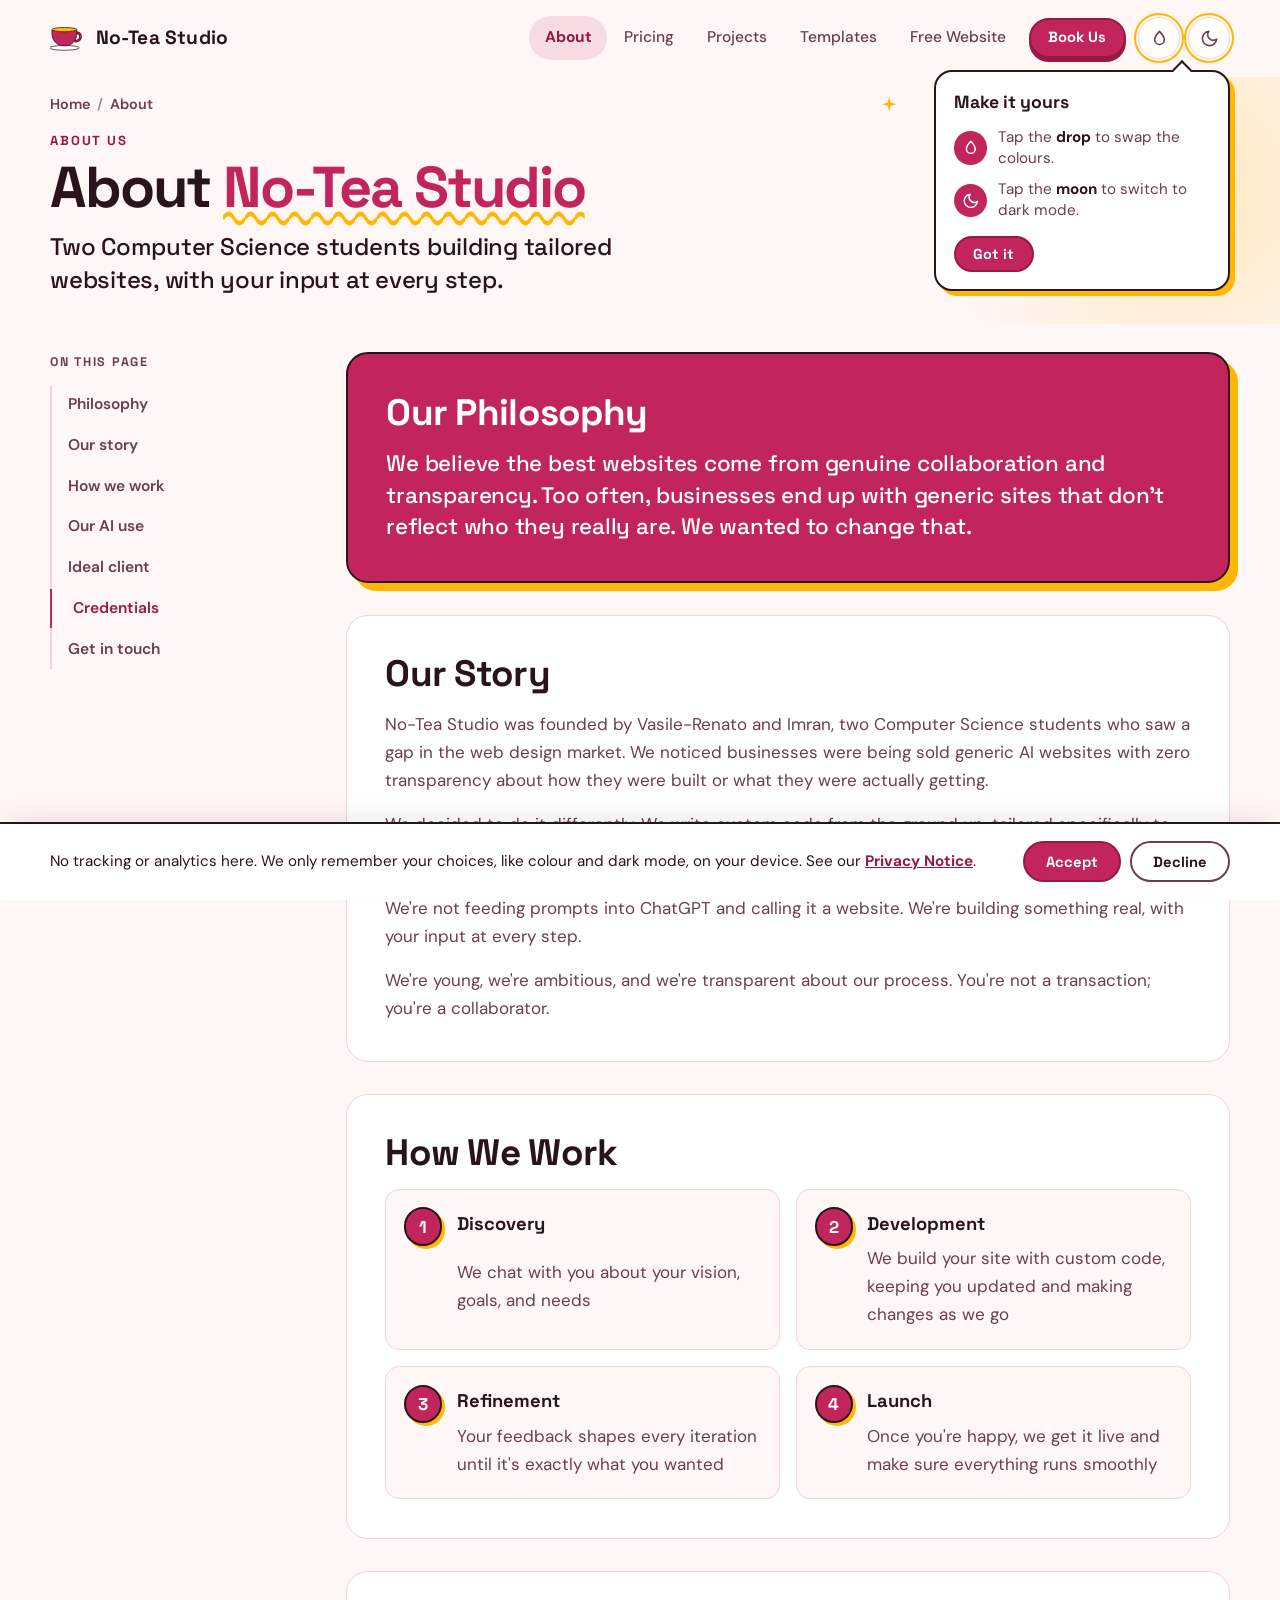
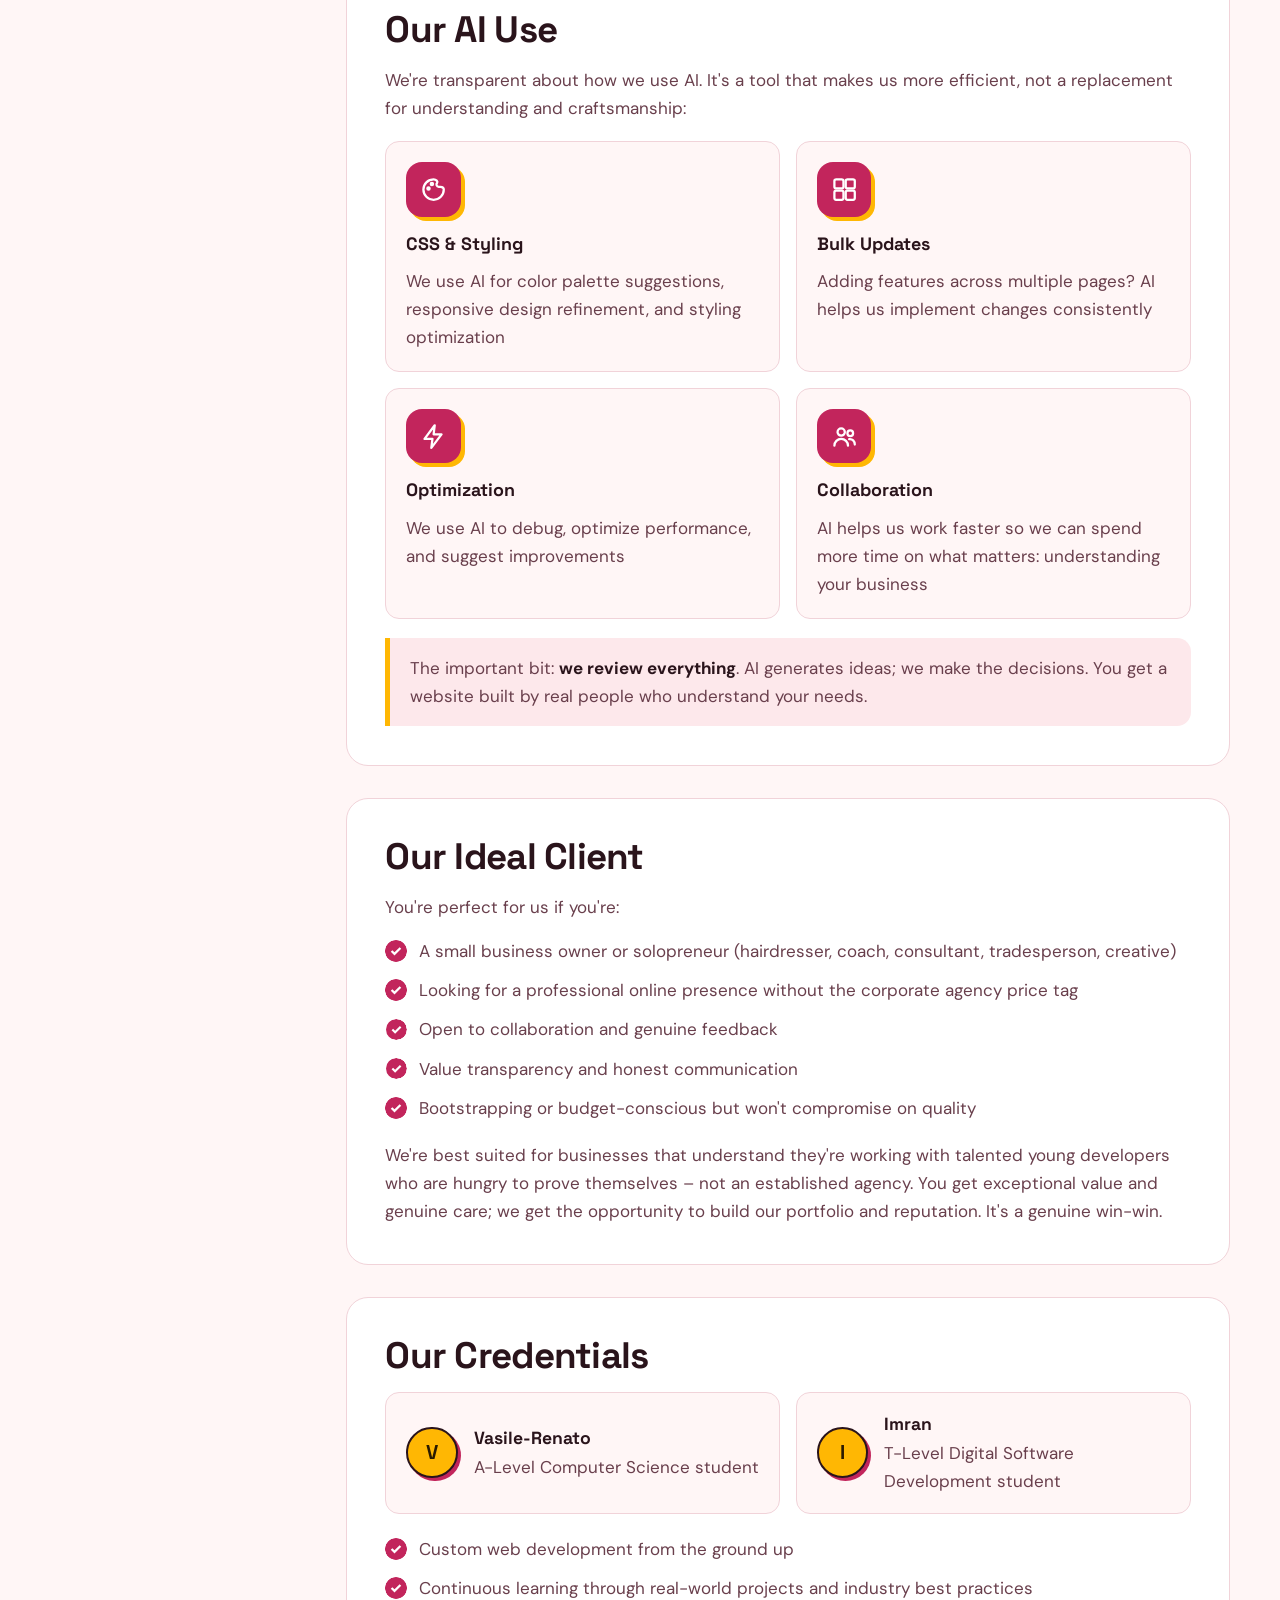
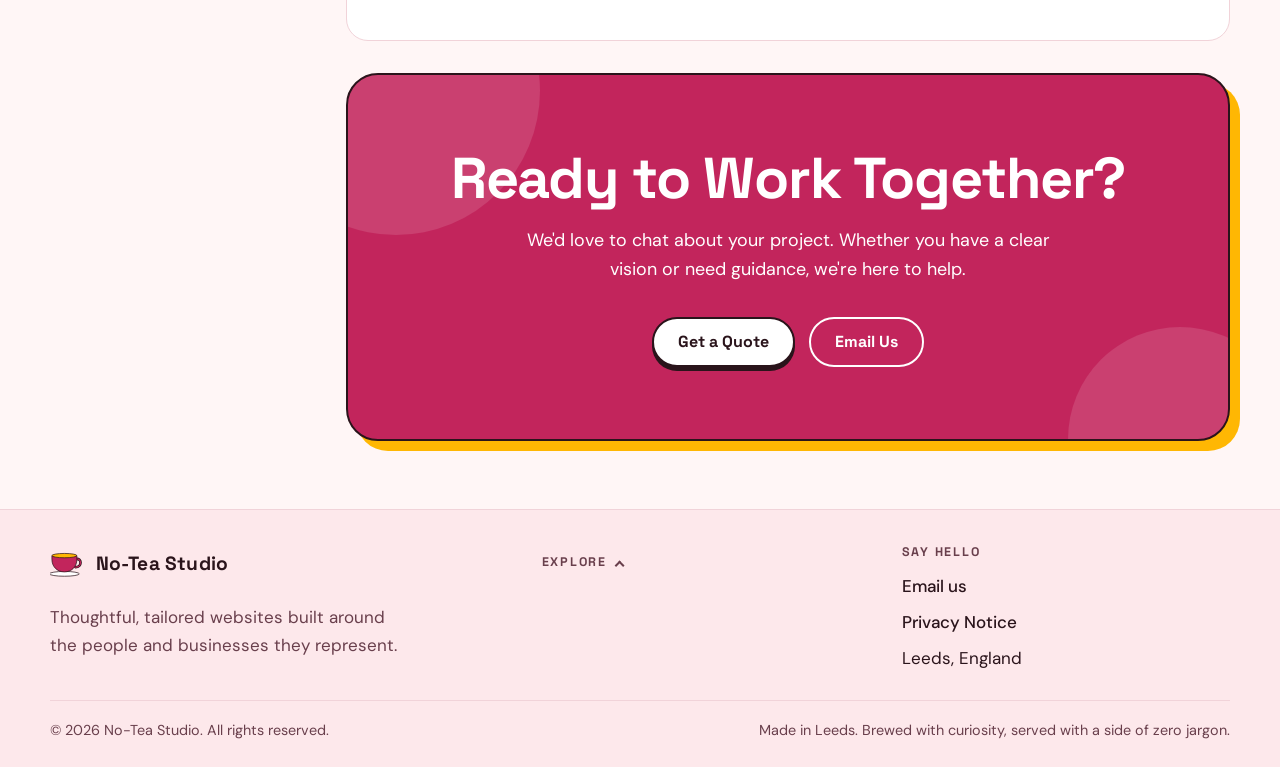
<file: about/index.html>
<!DOCTYPE html>
<html lang="en-GB" data-theme="light" data-palette="hibiscus">
<head>
    <meta charset="UTF-8">
    <!-- Sets theme (light/dark) and palette before first paint so there is no flash. Pink (Hibiscus) is the default. -->
    <script>
        (function () {
            var d = document.documentElement;
            var theme = 'light';
            var palette = 'hibiscus';
            try {
                var stored = localStorage.getItem('theme');
                theme = stored || (window.matchMedia && window.matchMedia('(prefers-color-scheme: dark)').matches ? 'dark' : 'light');
                var p = localStorage.getItem('palette');
                // Seasonal palettes: christmas is live. To bring Halloween back next October, add "halloween"
                // to this list and uncomment its button in the palette picker (search for HALLOWEEN).
                if (/^(matcha|builders|earlgrey|signal|christmas|hibiscus)$/.test(p || '')) { palette = p; }
            } catch (e) { }
            d.setAttribute('data-theme', theme);
            d.setAttribute('data-palette', palette);
            d.classList.add('js');
            setTimeout(function () {
                if (!d.classList.contains('js-ready')) { d.classList.remove('js'); }
            }, 5000);
        })();
    </script>
    <meta name="viewport" content="width=device-width, initial-scale=1.0">
    <meta name="color-scheme" content="light dark">
    <meta name="theme-color" content="#fff6f6" media="(prefers-color-scheme: light)">
    <meta name="theme-color" content="#131417" media="(prefers-color-scheme: dark)">

    <!-- Traditional fallback favicon for older browsers -->
    <link rel="shortcut icon" href="/images/favicon.ico">

    <!-- Standard PNG favicons for modern browsers and Google Search -->
    <link rel="icon" type="image/png" sizes="32x32" href="/images/favicon-32x32.png">
    <link rel="icon" type="image/png" sizes="192x192" href="/images/favicon-192x192.png">

    <!-- Apple Touch Icon for iOS devices -->
    <link rel="apple-touch-icon" sizes="180x180" href="/images/apple-touch-icon.png">

    <title>About No-Tea Studio | Leeds Web Design Team</title>
    <meta name="description" content="Meet No-Tea Studio, a Leeds web design team of two Computer Science students. See how we work, how we use AI openly, and the kind of businesses we like to build for.">
    <meta name="author" content="No-Tea Studio">
    <meta name="robots" content="index, follow">
    <link rel="canonical" href="https://noteastudio.co.uk/about/">
    <link rel="alternate" hreflang="en-GB" href="https://noteastudio.co.uk/about/">
    <link rel="alternate" hreflang="x-default" href="https://noteastudio.co.uk/about/">

    <!-- Open Graph / social sharing -->
    <meta property="og:title" content="About No-Tea Studio | Custom Web Design">
    <meta property="og:description" content="We build custom websites with transparent AI use and genuine client collaboration. Learn more about our approach.">
    <meta property="og:type" content="website">
    <meta property="og:url" content="https://noteastudio.co.uk/about/">
    <meta property="og:site_name" content="No-Tea Studio">
    <meta property="og:locale" content="en_GB">
    <meta property="og:image" content="https://noteastudio.co.uk/images/og-image.png">
    <meta property="og:image:width" content="1200">
    <meta property="og:image:height" content="630">
    <meta property="og:image:alt" content="No-Tea Studio: tailored website design.">
    <meta name="twitter:card" content="summary_large_image">
    <meta name="twitter:title" content="About No-Tea Studio | Custom Web Design">
    <meta name="twitter:description" content="We build custom websites with transparent AI use and genuine client collaboration. Learn more about our approach.">
    <meta name="twitter:image" content="https://noteastudio.co.uk/images/og-image.png">
    <meta name="twitter:image:alt" content="No-Tea Studio: tailored website design.">

    <!-- Fonts -->
    <link rel="preconnect" href="https://fonts.googleapis.com">
    <link rel="preconnect" href="https://fonts.gstatic.com" crossorigin>
    <link rel="stylesheet" href="https://fonts.googleapis.com/css2?family=DM+Sans:wght@400;500;700&family=Space+Grotesk:wght@500;600;700&display=swap">
    <link rel="stylesheet" href="/home.css">
    <link rel="stylesheet" href="/pages.css">
    <!-- Structured data -->
    <script type="application/ld+json">
{
    "@context": "https://schema.org",
    "@graph": [
        {
            "@type": "AboutPage",
            "@id": "https://noteastudio.co.uk/about/#webpage",
            "url": "https://noteastudio.co.uk/about/",
            "name": "About No-Tea Studio",
            "description": "Meet No-Tea Studio, a Leeds web design team of two Computer Science students. See how we work, how we use AI openly, and the kind of businesses we like to build for.",
            "inLanguage": "en-GB",
            "isPartOf": {
                "@id": "https://noteastudio.co.uk/#website"
            },
            "about": {
                "@id": "https://noteastudio.co.uk/#business"
            },
            "breadcrumb": {
                "@id": "https://noteastudio.co.uk/about/#breadcrumb"
            },
            "primaryImageOfPage": {
                "@type": "ImageObject",
                "url": "https://noteastudio.co.uk/images/og-image.png",
                "width": 1200,
                "height": 630
            },
            "dateModified": "2026-10-31"
        },
        {
            "@type": "BreadcrumbList",
            "itemListElement": [
                {
                    "@type": "ListItem",
                    "position": 1,
                    "name": "Home",
                    "item": "https://noteastudio.co.uk/"
                },
                {
                    "@type": "ListItem",
                    "position": 2,
                    "name": "About No-Tea Studio",
                    "item": "https://noteastudio.co.uk/about/"
                }
            ],
            "@id": "https://noteastudio.co.uk/about/#breadcrumb"
        }
    ]
}
    </script>
</head>
<body>
    <a class="skip-link" href="#main">Skip to content</a>
    <div class="progress" aria-hidden="true"><span></span></div>

    <header class="site-header">
        <nav class="nav container" aria-label="Main">
            <a class="brand" href="/" aria-label="No-Tea Studio, home">
                <svg class="brand-mark brand-mark--tea" viewBox="20 44 150 94" aria-hidden="true">
                    <ellipse class="cup-saucer" cx="80" cy="132" rx="62" ry="10" />
                    <path class="cup-handle" d="M128 70c26-4 26 34-2 34" />
                    <path class="cup-handle-in" d="M128 70c26-4 26 34-2 34" />
                    <path class="cup-body" d="M28 56h104v16c0 30-22 52-52 52s-52-22-52-52z" />
                    <ellipse class="cup-tea" cx="80" cy="56" rx="52" ry="9" />
                </svg>
                <svg class="brand-mark brand-mark--pumpkin" viewBox="6 12 148 132" aria-hidden="true">
                    <ellipse class="pk-shadow" cx="80" cy="141" rx="56" ry="7" />
                    <ellipse class="pk-rib pk-rib-o" cx="40" cy="89" rx="30" ry="44" />
                    <ellipse class="pk-rib pk-rib-o" cx="120" cy="89" rx="30" ry="44" />
                    <ellipse class="pk-rib pk-rib-m" cx="58" cy="91" rx="32" ry="48" />
                    <ellipse class="pk-rib pk-rib-m" cx="102" cy="91" rx="32" ry="48" />
                    <ellipse class="pk-rib pk-rib-c" cx="80" cy="92" rx="26" ry="50" />
                    <path class="pk-vine" d="M92 30c10-8 22-4 24 6" />
                    <path class="pk-stem" d="M72 46c-1-14 5-24 14-28l7 7c-5 4-6 10-5 21z" />
                    <g class="pk-face">
                        <path class="pk-eye" d="M46 80l16-14 6 20z" />
                        <path class="pk-eye" d="M114 80l-16-14-6 20z" />
                        <path d="M80 90l-7 12h14z" />
                        <path d="M46 108l12 6 10-8 12 10 12-10 10 8 12-6c-6 18-22 24-34 24s-28-6-34-24z" />
                    </g>
                </svg>
                <svg class="brand-mark brand-mark--tree" viewBox="22 -2 116 144" aria-hidden="true">
                    <ellipse class="xt-shadow" cx="80" cy="141" rx="46" ry="6" />
                    <rect class="xt-trunk" x="68" y="120" width="24" height="19" rx="3" />
                    <path class="xt-tier xt-t3" d="M80 62L135 124Q107.5 134 80 124Q52.5 134 25 124z" />
                    <path class="xt-tier xt-t2" d="M80 36L123 96Q101.5 105 80 96Q58.5 105 37 96z" />
                    <path class="xt-tier xt-t1" d="M80 16L111 68Q95.5 76 80 68Q64.5 76 49 68z" />
                    <path class="xt-string" d="M56 58Q80 70 104 58M48 86Q80 100 112 86" />
                    <circle class="xt-lamp xt-lamp-a" cx="64" cy="61.3" r="3.2" />
                    <circle class="xt-lamp xt-lamp-b" cx="80" cy="64" r="3.2" />
                    <circle class="xt-lamp xt-lamp-a" cx="96" cy="61.3" r="3.2" />
                    <circle class="xt-lamp xt-lamp-b" cx="58" cy="89.7" r="3.2" />
                    <circle class="xt-lamp xt-lamp-a" cx="80" cy="93" r="3.2" />
                    <circle class="xt-lamp xt-lamp-b" cx="102" cy="89.7" r="3.2" />
                    <circle class="xt-bauble xt-bau-r" cx="42" cy="115" r="5.5" />
                    <circle class="xt-bauble xt-bau-g" cx="118" cy="113" r="5.5" />
                    <circle class="xt-bauble xt-bau-b" cx="72" cy="45" r="4.6" />
                    <g class="xt-face">
                        <circle class="xt-eye" cx="65" cy="108" r="4.3" />
                        <circle class="xt-eye" cx="95" cy="108" r="4.3" />
                        <ellipse class="xt-cheek" cx="55" cy="116" rx="5.5" ry="3.4" />
                        <ellipse class="xt-cheek" cx="105" cy="116" rx="5.5" ry="3.4" />
                        <path class="xt-smile" d="M72 114q8 8 16 0" />
                    </g>
                    <path class="xt-star" d="M80.0 0.0L83.3 8.5L92.4 9.0L85.3 14.7L87.6 23.5L80.0 18.6L72.4 23.5L74.7 14.7L67.6 9.0L76.7 8.5z" />
                </svg>
                <span>No-Tea Studio</span>
            </a>

            <div class="nav-panel" id="nav-panel">
                <ul class="nav-links">
                    <li><a href="/about/" aria-current="page">About</a></li>
                    <li><a href="/pricing/">Pricing</a></li>
                    <li><a href="/projects/">Projects</a></li>
                    <li><a href="/templates/">Templates</a></li>
                    <li><a href="/free-website/">Free Website</a></li>
                </ul>
                <a class="btn btn-primary btn-sm nav-cta" href="/bookings/">Book Us</a>
            </div>

            <div class="nav-tools">
                <div class="palette">
                    <button class="tool-btn palette-btn" type="button" aria-haspopup="true" aria-expanded="false" aria-controls="palette-pop" aria-label="Choose a colour palette">
                        <svg viewBox="0 0 24 24" aria-hidden="true"><path d="M12 3s6 6.2 6 10.5A6 6 0 0 1 6 13.5C6 9.2 12 3 12 3z" /></svg>
                    </button>
                    <div class="palette-pop" id="palette-pop" role="radiogroup" aria-label="Colour palette" hidden>
                        <p class="palette-title">Pick your brew</p>
                        <button type="button" role="radio" aria-checked="true" data-palette="hibiscus"><span class="swatch" style="--sw1:#c2255c;--sw2:#ffb703"></span>Hibiscus</button>
                        <button type="button" role="radio" aria-checked="false" data-palette="matcha"><span class="swatch" style="--sw1:#2d6a4f;--sw2:#ff7a45"></span>Matcha</button>
                        <button type="button" role="radio" aria-checked="false" data-palette="builders"><span class="swatch" style="--sw1:#a24a17;--sw2:#f2b134"></span>Builder's Tea</button>
                        <button type="button" role="radio" aria-checked="false" data-palette="earlgrey"><span class="swatch" style="--sw1:#4a52c4;--sw2:#f59fb5"></span>Earl Grey</button>
                        <button type="button" role="radio" aria-checked="false" data-palette="signal"><span class="swatch" style="--sw1:#2b2d42;--sw2:#d90429"></span>Signal</button>
                        <button type="button" role="radio" aria-checked="false" data-palette="christmas"><span class="swatch" style="--sw1:#b91c1c;--sw2:#1f7a45"></span>Christmas</button>
                        <!-- HALLOWEEN (hidden until next October): uncomment this button and add "halloween" to the palette list in the head script to bring it back.
                        <button type="button" role="radio" aria-checked="false" data-palette="halloween"><span class="swatch" style="--sw1:#e8590c;--sw2:#5b21b6"></span>Halloween</button>
                        -->
                    </div>
                </div>

                <button class="theme-toggle" type="button" aria-label="Toggle dark mode">
                    <svg class="icon-sun" viewBox="0 0 24 24">
                        <circle cx="12" cy="12" r="4" />
                        <path d="M12 2v2M12 20v2M4.93 4.93l1.41 1.41M17.66 17.66l1.41 1.41M2 12h2M20 12h2M6.34 17.66l-1.41 1.41M19.07 4.93l-1.41 1.41" />
                    </svg>
                    <svg class="icon-moon" viewBox="0 0 24 24">
                        <path d="M21 12.79A9 9 0 1 1 11.21 3 7 7 0 0 0 21 12.79Z" />
                    </svg>
                </button>

                <button class="tool-btn nav-burger" type="button" aria-expanded="false" aria-controls="nav-panel" aria-label="Open menu"><span></span></button>
            </div>
        </nav>
    </header>

    <main id="main">
        <section class="page-hero" aria-labelledby="page-title">
            <svg class="page-spark a" viewBox="0 0 24 24" aria-hidden="true"><path d="M12 0l2.6 9.4L24 12l-9.4 2.6L12 24l-2.6-9.4L0 12l9.4-2.6z" /></svg>
            <svg class="page-spark b" viewBox="0 0 24 24" aria-hidden="true"><path d="M12 0l2.6 9.4L24 12l-9.4 2.6L12 24l-2.6-9.4L0 12l9.4-2.6z" /></svg>
            <svg class="page-spark c" viewBox="0 0 24 24" aria-hidden="true"><path d="M12 0l2.6 9.4L24 12l-9.4 2.6L12 24l-2.6-9.4L0 12l9.4-2.6z" /></svg>
            <div class="spider" aria-hidden="true"><i class="spider-thread"></i><svg viewBox="0 0 32 30" aria-hidden="true"><path class="sp-leg" d="M11 16L3 10l-2 4M10 20L2 21l-1 5M12 23l-6 6M21 16l8-6 2 4M22 20l8 1 1 5M20 23l6 6" /><ellipse class="sp-body" cx="16" cy="20" rx="6.5" ry="7.5" /><circle class="sp-body" cx="16" cy="11" r="4.2" /><circle class="sp-eye" cx="14.5" cy="10.4" r="1.1" /><circle class="sp-eye" cx="17.5" cy="10.4" r="1.1" /></svg></div>
            <span class="bat bat-a" aria-hidden="true"><svg viewBox="0 0 48 24" aria-hidden="true"><path d="M24 21l-3-7c-2 2-4 1-6-1-3 2-7 1-11 3 0-4 2-8 5-10-3 0-6 1-9 3C3 3 10 0 17 2c3 1 5 2 7 5c2-3 4-4 7-5 7-2 14 1 17 7-3-2-6-3-9-3 3 2 5 6 5 10-4-2-8-1-11-3-2 2-4 3-6 1z" /></svg></span>
            <span class="bat bat-b" aria-hidden="true"><svg viewBox="0 0 48 24" aria-hidden="true"><path d="M24 21l-3-7c-2 2-4 1-6-1-3 2-7 1-11 3 0-4 2-8 5-10-3 0-6 1-9 3C3 3 10 0 17 2c3 1 5 2 7 5c2-3 4-4 7-5 7-2 14 1 17 7-3-2-6-3-9-3 3 2 5 6 5 10-4-2-8-1-11-3-2 2-4 3-6 1z" /></svg></span>
            <span class="bat bat-c" aria-hidden="true"><svg viewBox="0 0 48 24" aria-hidden="true"><path d="M24 21l-3-7c-2 2-4 1-6-1-3 2-7 1-11 3 0-4 2-8 5-10-3 0-6 1-9 3C3 3 10 0 17 2c3 1 5 2 7 5c2-3 4-4 7-5 7-2 14 1 17 7-3-2-6-3-9-3 3 2 5 6 5 10-4-2-8-1-11-3-2 2-4 3-6 1z" /></svg></span>
            <div class="container">
                <nav aria-label="Breadcrumb">
                <ol class="crumbs">
                    <li><a href="/">Home</a></li>
                    <li aria-current="page">About</li>
                </ol>
            </nav>
                <p class="eyebrow">About us</p>
                <h1 id="page-title">About <span class="hl">No-Tea Studio</span></h1>
                <p class="lead">Two Computer Science students building tailored websites, with your input at every step.</p>
            </div>
        </section>

        <div class="container page-section">
            <div class="about-layout">
                <aside class="rail" aria-label="On this page">
                    <p class="rail-title">On this page</p>
                    <ol>
                        <li><a href="#philosophy">Philosophy</a></li>
                        <li><a href="#story">Our story</a></li>
                        <li><a href="#approach">How we work</a></li>
                        <li><a href="#ai-use">Our AI use</a></li>
                        <li><a href="#ideal-client">Ideal client</a></li>
                        <li><a href="#credentials">Credentials</a></li>
                        <li><a href="#get-in-touch">Get in touch</a></li>
                    </ol>
                </aside>

                <div class="about-body">
                    <section id="philosophy" class="block block-pop reveal" aria-labelledby="philosophy-h">
                        <h2 id="philosophy-h">Our Philosophy</h2>
                        <p>We believe the best websites come from genuine collaboration and transparency. Too often, businesses end up with generic sites that don't reflect who they really are. We wanted to change that.</p>
                    </section>

                    <section id="story" class="block reveal" aria-labelledby="story-h">
                        <h2 id="story-h">Our Story</h2>
                        <p>No-Tea Studio was founded by Vasile-Renato and Imran, two Computer Science students who saw a gap in the web design market. We noticed businesses were being sold generic AI websites with zero transparency about how they were built or what they were actually getting.</p>
                        <p>We decided to do it differently. We write custom code from the ground up, tailored specifically to your business. We use AI strategically &ndash; for styling refinement, color palettes, bulk updates, or optimization &ndash; but you're always in control. Every line of code is reviewed and customized by us. We're not feeding prompts into ChatGPT and calling it a website. We're building something real, with your input at every step.</p>
                        <p>We're young, we're ambitious, and we're transparent about our process. You're not a transaction; you're a collaborator.</p>
                    </section>

                    <section id="approach" class="block reveal" aria-labelledby="approach-h">
                        <h2 id="approach-h">How We Work</h2>
                        <ol class="mini-steps">
                            <li><strong>Discovery</strong> We chat with you about your vision, goals, and needs</li>
                            <li><strong>Development</strong> We build your site with custom code, keeping you updated and making changes as we go</li>
                            <li><strong>Refinement</strong> Your feedback shapes every iteration until it's exactly what you wanted</li>
                            <li><strong>Launch</strong> Once you're happy, we get it live and make sure everything runs smoothly</li>
                        </ol>
                    </section>

                    <section id="ai-use" class="block reveal" aria-labelledby="ai-h">
                        <h2 id="ai-h">Our AI Use</h2>
                        <p>We're transparent about how we use AI. It's a tool that makes us more efficient, not a replacement for understanding and craftsmanship:</p>
                        <ul class="cards-2" style="margin-top:1.2rem">
                            <li class="mini-card"><div class="icon-tile" aria-hidden="true"><svg viewBox="0 0 24 24"><path d="M12 3a9 9 0 1 0 9 9c0-1.7-1.3-2.5-3-2.5h-1.5a2 2 0 0 1-1.4-3.4C16 4.9 14.3 3 12 3z" /><circle cx="7.5" cy="11" r="1" /><circle cx="10.5" cy="7" r="1" /></svg></div><strong>CSS &amp; Styling</strong> We use AI for color palette suggestions, responsive design refinement, and styling optimization</li>
                            <li class="mini-card"><div class="icon-tile" aria-hidden="true"><svg viewBox="0 0 24 24"><rect x="3" y="3" width="8" height="8" rx="1.5" /><rect x="13" y="3" width="8" height="8" rx="1.5" /><rect x="3" y="13" width="8" height="8" rx="1.5" /><rect x="13" y="13" width="8" height="8" rx="1.5" /></svg></div><strong>Bulk Updates</strong> Adding features across multiple pages? AI helps us implement changes consistently</li>
                            <li class="mini-card"><div class="icon-tile" aria-hidden="true"><svg viewBox="0 0 24 24"><path d="M13 2 4 14h7l-1 8 9-12h-7z" /></svg></div><strong>Optimization</strong> We use AI to debug, optimize performance, and suggest improvements</li>
                            <li class="mini-card"><div class="icon-tile" aria-hidden="true"><svg viewBox="0 0 24 24"><circle cx="9" cy="8" r="3.2" /><path d="M3 20c0-3.3 2.7-6 6-6s6 2.7 6 6" /><circle cx="17" cy="9" r="2.5" /><path d="M16 14.2c2.9-.4 5 1.7 5 4.8" /></svg></div><strong>Collaboration</strong> AI helps us work faster so we can spend more time on what matters: understanding your business</li>
                        </ul>
                        <p class="note">The important bit: <strong>we review everything</strong>. AI generates ideas; we make the decisions. You get a website built by real people who understand your needs.</p>
                    </section>

                    <section id="ideal-client" class="block reveal" aria-labelledby="ideal-h">
                        <h2 id="ideal-h">Our Ideal Client</h2>
                        <p style="margin-bottom:1rem">You're perfect for us if you're:</p>
                        <ul class="tick-list">
                            <li>A small business owner or solopreneur (hairdresser, coach, consultant, tradesperson, creative)</li>
                            <li>Looking for a professional online presence without the corporate agency price tag</li>
                            <li>Open to collaboration and genuine feedback</li>
                            <li>Value transparency and honest communication</li>
                            <li>Bootstrapping or budget-conscious but won't compromise on quality</li>
                        </ul>
                        <p>We're best suited for businesses that understand they're working with talented young developers who are hungry to prove themselves &ndash; not an established agency. You get exceptional value and genuine care; we get the opportunity to build our portfolio and reputation. It's a genuine win-win.</p>
                    </section>

                    <section id="credentials" class="block reveal" aria-labelledby="cred-h">
                        <h2 id="cred-h">Our Credentials</h2>
                        <ul class="cards-2" style="margin-bottom:1.3rem">
                            <li class="person"><span class="avatar" aria-hidden="true">V</span><span><strong>Vasile-Renato</strong>A-Level Computer Science student</span></li>
                            <li class="person"><span class="avatar" aria-hidden="true">I</span><span><strong>Imran</strong>T-Level Digital Software Development student</span></li>
                        </ul>
                        <ul class="tick-list" style="margin-bottom:0">
                            <li>Custom web development from the ground up</li>
                            <li>Continuous learning through real-world projects and industry best practices</li>
                        </ul>
                    </section>

                    <section id="get-in-touch" aria-labelledby="touch-h">
                        <div class="cta-band reveal">
                            <h2 id="touch-h">Ready to Work Together?</h2>
                            <p>We'd love to chat about your project. Whether you have a clear vision or need guidance, we're here to help.</p>
                            <div class="cta-actions">
                                <a class="btn btn-light" href="/bookings/">Get a Quote</a>
                                <a class="btn btn-outline" href="mailto:info@noteastudio.co.uk">Email Us</a>
                            </div>
                        </div>
                    </section>
                </div>
            </div>
        </div>
    </main>

    <footer class="site-footer">
        <div class="container">
            <div class="footer-grid">
                <div class="footer-brand">
                    <a class="brand" href="/" aria-label="No-Tea Studio, home">
                        <svg class="brand-mark brand-mark--tea" viewBox="20 44 150 94" aria-hidden="true">
                    <ellipse class="cup-saucer" cx="80" cy="132" rx="62" ry="10" />
                    <path class="cup-handle" d="M128 70c26-4 26 34-2 34" />
                    <path class="cup-handle-in" d="M128 70c26-4 26 34-2 34" />
                    <path class="cup-body" d="M28 56h104v16c0 30-22 52-52 52s-52-22-52-52z" />
                    <ellipse class="cup-tea" cx="80" cy="56" rx="52" ry="9" />
                </svg>
                <svg class="brand-mark brand-mark--pumpkin" viewBox="6 12 148 132" aria-hidden="true">
                    <ellipse class="pk-shadow" cx="80" cy="141" rx="56" ry="7" />
                    <ellipse class="pk-rib pk-rib-o" cx="40" cy="89" rx="30" ry="44" />
                    <ellipse class="pk-rib pk-rib-o" cx="120" cy="89" rx="30" ry="44" />
                    <ellipse class="pk-rib pk-rib-m" cx="58" cy="91" rx="32" ry="48" />
                    <ellipse class="pk-rib pk-rib-m" cx="102" cy="91" rx="32" ry="48" />
                    <ellipse class="pk-rib pk-rib-c" cx="80" cy="92" rx="26" ry="50" />
                    <path class="pk-vine" d="M92 30c10-8 22-4 24 6" />
                    <path class="pk-stem" d="M72 46c-1-14 5-24 14-28l7 7c-5 4-6 10-5 21z" />
                    <g class="pk-face">
                        <path class="pk-eye" d="M46 80l16-14 6 20z" />
                        <path class="pk-eye" d="M114 80l-16-14-6 20z" />
                        <path d="M80 90l-7 12h14z" />
                        <path d="M46 108l12 6 10-8 12 10 12-10 10 8 12-6c-6 18-22 24-34 24s-28-6-34-24z" />
                    </g>
                </svg>
                <svg class="brand-mark brand-mark--tree" viewBox="22 -2 116 144" aria-hidden="true">
                    <ellipse class="xt-shadow" cx="80" cy="141" rx="46" ry="6" />
                    <rect class="xt-trunk" x="68" y="120" width="24" height="19" rx="3" />
                    <path class="xt-tier xt-t3" d="M80 62L135 124Q107.5 134 80 124Q52.5 134 25 124z" />
                    <path class="xt-tier xt-t2" d="M80 36L123 96Q101.5 105 80 96Q58.5 105 37 96z" />
                    <path class="xt-tier xt-t1" d="M80 16L111 68Q95.5 76 80 68Q64.5 76 49 68z" />
                    <path class="xt-string" d="M56 58Q80 70 104 58M48 86Q80 100 112 86" />
                    <circle class="xt-lamp xt-lamp-a" cx="64" cy="61.3" r="3.2" />
                    <circle class="xt-lamp xt-lamp-b" cx="80" cy="64" r="3.2" />
                    <circle class="xt-lamp xt-lamp-a" cx="96" cy="61.3" r="3.2" />
                    <circle class="xt-lamp xt-lamp-b" cx="58" cy="89.7" r="3.2" />
                    <circle class="xt-lamp xt-lamp-a" cx="80" cy="93" r="3.2" />
                    <circle class="xt-lamp xt-lamp-b" cx="102" cy="89.7" r="3.2" />
                    <circle class="xt-bauble xt-bau-r" cx="42" cy="115" r="5.5" />
                    <circle class="xt-bauble xt-bau-g" cx="118" cy="113" r="5.5" />
                    <circle class="xt-bauble xt-bau-b" cx="72" cy="45" r="4.6" />
                    <g class="xt-face">
                        <circle class="xt-eye" cx="65" cy="108" r="4.3" />
                        <circle class="xt-eye" cx="95" cy="108" r="4.3" />
                        <ellipse class="xt-cheek" cx="55" cy="116" rx="5.5" ry="3.4" />
                        <ellipse class="xt-cheek" cx="105" cy="116" rx="5.5" ry="3.4" />
                        <path class="xt-smile" d="M72 114q8 8 16 0" />
                    </g>
                    <path class="xt-star" d="M80.0 0.0L83.3 8.5L92.4 9.0L85.3 14.7L87.6 23.5L80.0 18.6L72.4 23.5L74.7 14.7L67.6 9.0L76.7 8.5z" />
                </svg>
                        <span>No-Tea Studio</span>
                    </a>
                    <p>Thoughtful, tailored websites built around the people and businesses they represent.</p>
                </div>
                <nav aria-label="Footer">
                    <details class="footer-menu">
                        <summary>Explore</summary>
                    <ul class="footer-links">
                        <li><a href="/about/">About</a></li>
                        <li><a href="/pricing/">Pricing</a></li>
                        <li><a href="/projects/">Projects</a></li>
                        <li><a href="/templates/">Templates</a></li>
                        <li><a href="/free-website/">Free Website</a></li>
                        <li><a href="/bookings/">Book Us</a></li>
                    </ul>
                    </details>
                </nav>
                <div>
                    <h2>Say hello</h2>
                    <ul class="footer-links">
                        <li><a href="mailto:info@noteastudio.co.uk">Email us</a></li>
                        <li><a href="/privacy/">Privacy Notice</a></li>
                        <li>Leeds, England</li>
                    </ul>
                </div>
            </div>
            <div class="footer-base">
                <p>&copy; 2026 No-Tea Studio. All rights reserved.</p>
                <p data-halloween="Made in Leeds. Brewed with curiosity, haunted by zero jargon." data-christmas="Made in Leeds. Wrapped with care, with no jargon left under the tree.">Made in Leeds. Brewed with curiosity, served with a side of zero jargon.</p>
            </div>
        </div>
    </footer>

    <button class="to-top" type="button" aria-label="Back to top">
        <svg viewBox="0 0 24 24" aria-hidden="true"><path d="M12 19V5M5 12l7-7 7 7" /></svg>
    </button>
    <div class="toast" id="toast" role="status" aria-live="polite"></div>

    <script src="/theme-toggle.js"></script>
    <script src="/cookie-consent.js"></script>
    <script src="/home.js"></script>
    <script src="/pages.js"></script>
</body>
</html>
</file>
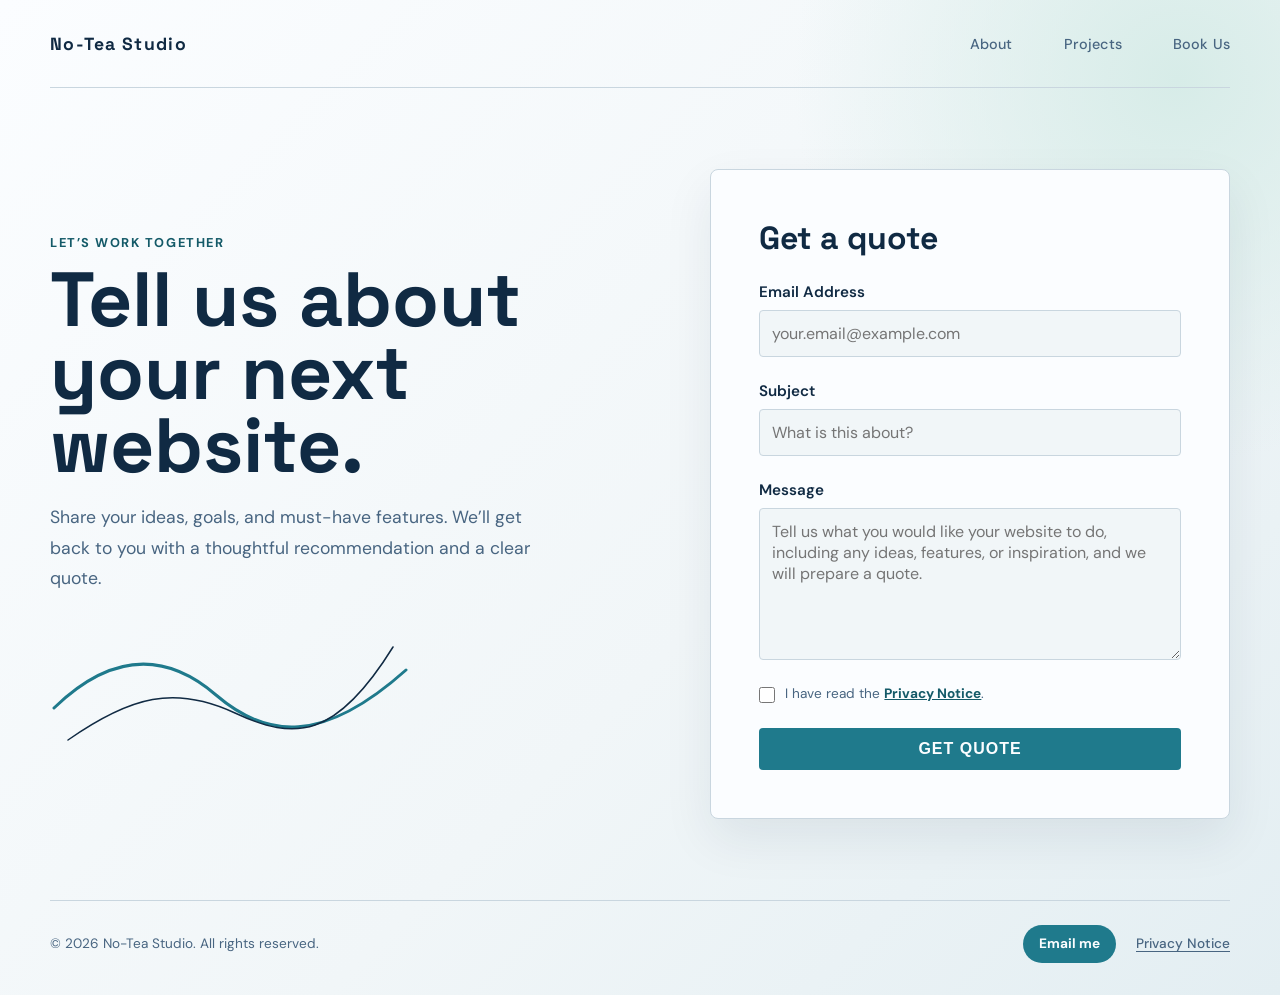
<file: book/index.html>
<!DOCTYPE html>
<html lang="en">

<head>
    <meta charset="UTF-8">
    <meta name="viewport" content="width=device-width, initial-scale=1.0">
    <title>Book a Website Project | No-Tea Studio</title>
    <link rel="stylesheet" href="../style.css">
    <meta name="description" content="Tell No-Tea Studio about your website project, goals, and features to request a tailored quote.">
    <meta name="author" content="No-Tea Studio">
    <meta name="robots" content="index, follow">
    <meta property="og:title" content="Book a Website Project | No-Tea Studio">
    <meta property="og:description" content="Share your website ideas with No-Tea Studio and request a tailored quote.">
    <meta property="og:type" content="website">
    <meta name="twitter:card" content="summary">
</head>

<body>
    <nav class="navigation-bar">
        <a href="../">No-Tea Studio</a>
        <a href="../#about">About</a>
        <a href="../projects/">Projects</a>
        <a href="./" aria-current="page">Book Us</a>
    </nav>

    <main class="booking-container">
        <section class="booking-intro">
            <p class="eyebrow">Let’s work together</p>
            <h1>Tell us about your next website.</h1>
            <p>Share your ideas, goals, and must-have features. We’ll get back to you with a thoughtful recommendation and a clear quote.</p>
            <svg class="booking-lines" viewBox="0 0 360 120" role="img" aria-label="Decorative hand-drawn lines">
                <path d="M4 74C62 18 116 18 166 61S272 111 356 36" />
                <path d="M18 106C81 62 125 51 185 79S286 105 343 13" />
            </svg>
        </section>

        <section class="booking-form-container" aria-labelledby="booking-form-title">
            <h2 id="booking-form-title">Get a quote</h2>
            <form class="contact-form" action="https://formspree.io/f/mvkpezjv" method="POST">
                <div class="form-group">
                    <label for="email">Email Address</label>
                    <input type="email" id="email" name="email" placeholder="your.email@example.com" required>
                </div>
                <div class="form-group">
                    <label for="subject">Subject</label>
                    <input type="text" id="subject" name="subject" placeholder="What is this about?" required>
                </div>
                <div class="form-group">
                    <label for="message">Message</label>
                    <textarea id="message" name="message" placeholder="Tell us what you would like your website to do, including any ideas, features, or inspiration, and we will prepare a quote." rows="6" required></textarea>
                </div>
                <div class="form-consent">
                    <input type="checkbox" id="privacy-consent" name="privacy-consent" required>
                    <label for="privacy-consent">I have read the <a href="../privacy/">Privacy Notice</a>.</label>
                </div>
                <button type="submit" class="submit-btn">Get Quote</button>
            </form>
        </section>
    </main>
    <footer class="site-footer">
        <p>&copy; 2026 No-Tea Studio. All rights reserved.</p>
        <div class="footer-actions">
            <a class="email-button" href="mailto:casleanurenato@gmail.com">Email me</a>
            <a class="footer-link" href="../privacy/">Privacy Notice</a>
        </div>
    </footer>
</body>

</html>
</file>
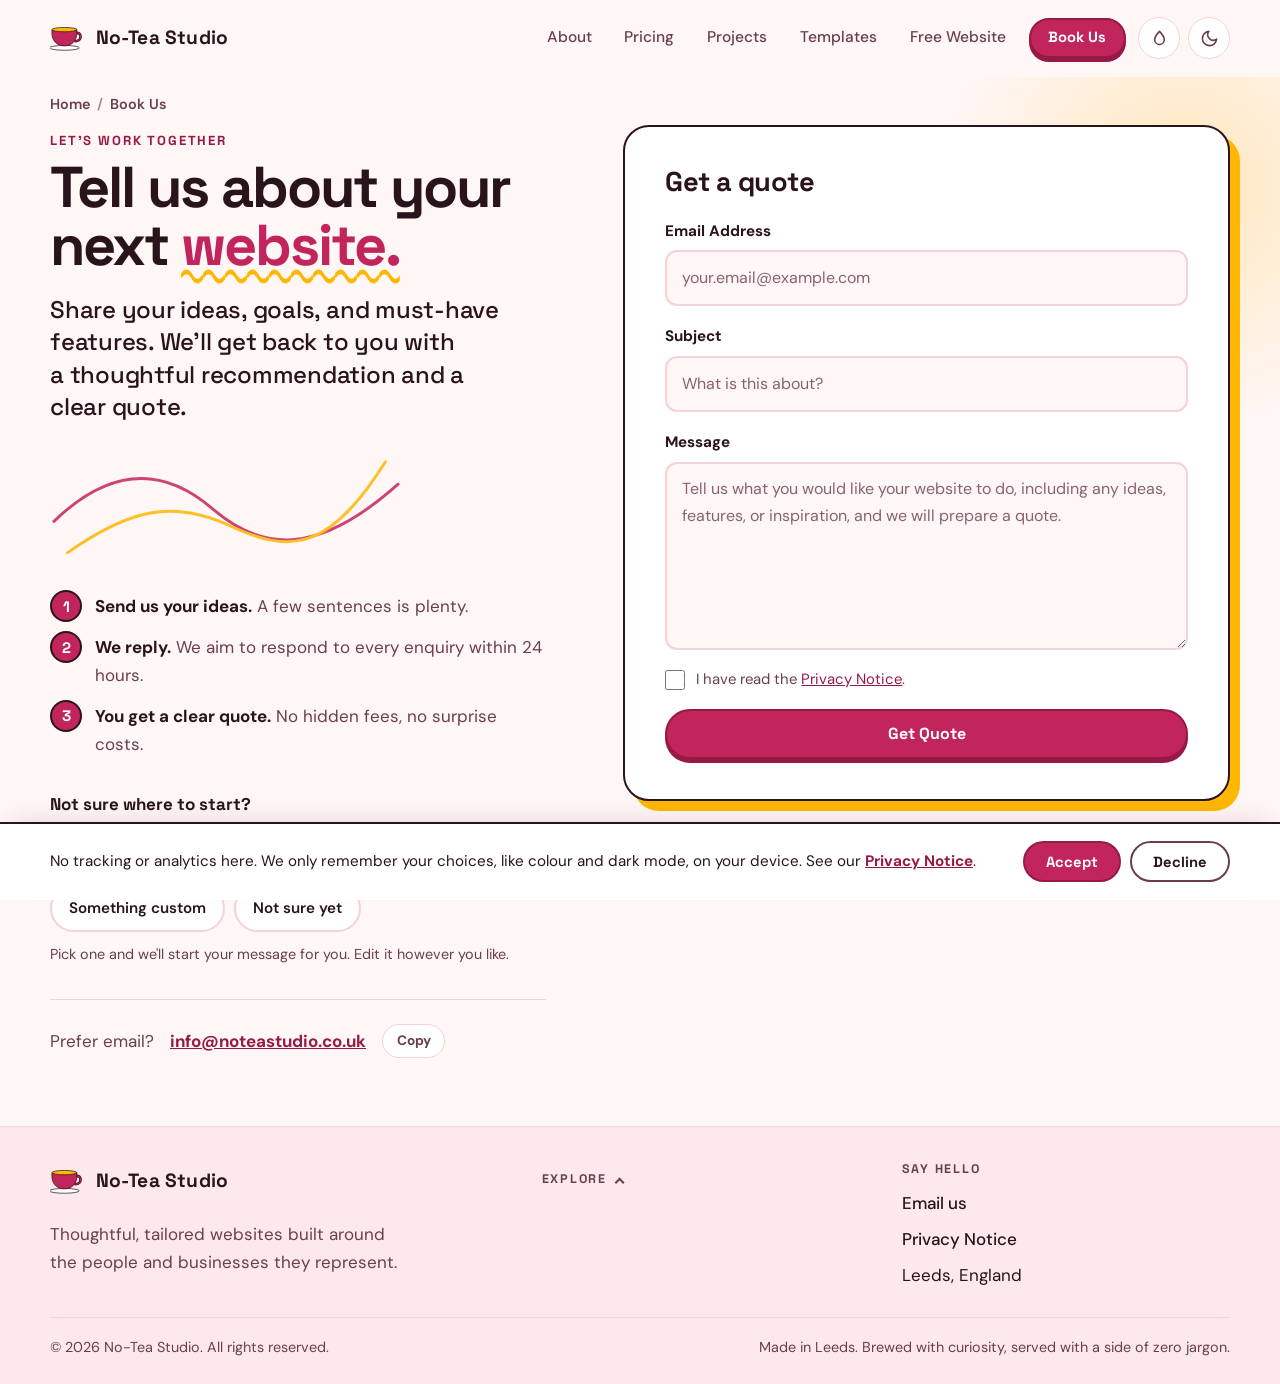
<file: bookings/index.html>
<!DOCTYPE html>
<html lang="en-GB" data-theme="light" data-palette="hibiscus">
<head>
    <meta charset="UTF-8">
    <!-- Sets theme (light/dark) and palette before first paint so there is no flash. Pink (Hibiscus) is the default. -->
    <script>
        (function () {
            var d = document.documentElement;
            var theme = 'light';
            var palette = 'hibiscus';
            try {
                var stored = localStorage.getItem('theme');
                theme = stored || (window.matchMedia && window.matchMedia('(prefers-color-scheme: dark)').matches ? 'dark' : 'light');
                var p = localStorage.getItem('palette');
                // Seasonal palettes: christmas is live. To bring Halloween back next October, add "halloween"
                // to this list and uncomment its button in the palette picker (search for HALLOWEEN).
                if (/^(matcha|builders|earlgrey|signal|christmas|hibiscus)$/.test(p || '')) { palette = p; }
            } catch (e) { }
            d.setAttribute('data-theme', theme);
            d.setAttribute('data-palette', palette);
            d.classList.add('js');
            setTimeout(function () {
                if (!d.classList.contains('js-ready')) { d.classList.remove('js'); }
            }, 5000);
        })();
    </script>
    <meta name="viewport" content="width=device-width, initial-scale=1.0">
    <meta name="color-scheme" content="light dark">
    <meta name="theme-color" content="#fff6f6" media="(prefers-color-scheme: light)">
    <meta name="theme-color" content="#131417" media="(prefers-color-scheme: dark)">

    <!-- Traditional fallback favicon for older browsers -->
    <link rel="shortcut icon" href="/images/favicon.ico">

    <!-- Standard PNG favicons for modern browsers and Google Search -->
    <link rel="icon" type="image/png" sizes="32x32" href="/images/favicon-32x32.png">
    <link rel="icon" type="image/png" sizes="192x192" href="/images/favicon-192x192.png">

    <!-- Apple Touch Icon for iOS devices -->
    <link rel="apple-touch-icon" sizes="180x180" href="/images/apple-touch-icon.png">

    <title>Book a Website Project | No-Tea Studio</title>
    <meta name="description" content="Tell No-Tea Studio about your website project, goals, and features to request a tailored quote.">
    <meta name="author" content="No-Tea Studio">
    <meta name="robots" content="index, follow">
    <link rel="canonical" href="https://noteastudio.co.uk/bookings/">
    <link rel="alternate" hreflang="en-GB" href="https://noteastudio.co.uk/bookings/">
    <link rel="alternate" hreflang="x-default" href="https://noteastudio.co.uk/bookings/">

    <!-- Open Graph / social sharing -->
    <meta property="og:title" content="Book a Website Project | No-Tea Studio">
    <meta property="og:description" content="Share your website ideas with No-Tea Studio and request a tailored quote.">
    <meta property="og:type" content="website">
    <meta property="og:url" content="https://noteastudio.co.uk/bookings/">
    <meta property="og:site_name" content="No-Tea Studio">
    <meta property="og:locale" content="en_GB">
    <meta property="og:image" content="https://noteastudio.co.uk/images/og-image.png">
    <meta property="og:image:width" content="1200">
    <meta property="og:image:height" content="630">
    <meta property="og:image:alt" content="No-Tea Studio: tailored website design.">
    <meta name="twitter:card" content="summary_large_image">
    <meta name="twitter:title" content="Book a Website Project | No-Tea Studio">
    <meta name="twitter:description" content="Share your website ideas with No-Tea Studio and request a tailored quote.">
    <meta name="twitter:image" content="https://noteastudio.co.uk/images/og-image.png">
    <meta name="twitter:image:alt" content="No-Tea Studio: tailored website design.">

    <!-- Fonts -->
    <link rel="preconnect" href="https://fonts.googleapis.com">
    <link rel="preconnect" href="https://fonts.gstatic.com" crossorigin>
    <link rel="stylesheet" href="https://fonts.googleapis.com/css2?family=DM+Sans:wght@400;500;700&family=Space+Grotesk:wght@500;600;700&display=swap">
    <link rel="stylesheet" href="/home.css">
    <link rel="stylesheet" href="/pages.css">
    <!-- Structured data -->
    <script type="application/ld+json">
{
    "@context": "https://schema.org",
    "@graph": [
        {
            "@type": "ContactPage",
            "@id": "https://noteastudio.co.uk/bookings/#webpage",
            "url": "https://noteastudio.co.uk/bookings/",
            "name": "Book a website project",
            "description": "Tell No-Tea Studio about your website project, goals, and features to request a tailored quote.",
            "inLanguage": "en-GB",
            "isPartOf": {
                "@id": "https://noteastudio.co.uk/#website"
            },
            "about": {
                "@id": "https://noteastudio.co.uk/#business"
            },
            "breadcrumb": {
                "@id": "https://noteastudio.co.uk/bookings/#breadcrumb"
            },
            "primaryImageOfPage": {
                "@type": "ImageObject",
                "url": "https://noteastudio.co.uk/images/og-image.png",
                "width": 1200,
                "height": 630
            },
            "dateModified": "2026-10-31"
        },
        {
            "@type": "BreadcrumbList",
            "itemListElement": [
                {
                    "@type": "ListItem",
                    "position": 1,
                    "name": "Home",
                    "item": "https://noteastudio.co.uk/"
                },
                {
                    "@type": "ListItem",
                    "position": 2,
                    "name": "Book a website project",
                    "item": "https://noteastudio.co.uk/bookings/"
                }
            ],
            "@id": "https://noteastudio.co.uk/bookings/#breadcrumb"
        }
    ]
}
    </script>
</head>
<body>
    <a class="skip-link" href="#main">Skip to content</a>
    <div class="progress" aria-hidden="true"><span></span></div>

    <header class="site-header">
        <nav class="nav container" aria-label="Main">
            <a class="brand" href="/" aria-label="No-Tea Studio, home">
                <svg class="brand-mark brand-mark--tea" viewBox="20 44 150 94" aria-hidden="true">
                    <ellipse class="cup-saucer" cx="80" cy="132" rx="62" ry="10" />
                    <path class="cup-handle" d="M128 70c26-4 26 34-2 34" />
                    <path class="cup-handle-in" d="M128 70c26-4 26 34-2 34" />
                    <path class="cup-body" d="M28 56h104v16c0 30-22 52-52 52s-52-22-52-52z" />
                    <ellipse class="cup-tea" cx="80" cy="56" rx="52" ry="9" />
                </svg>
                <svg class="brand-mark brand-mark--pumpkin" viewBox="6 12 148 132" aria-hidden="true">
                    <ellipse class="pk-shadow" cx="80" cy="141" rx="56" ry="7" />
                    <ellipse class="pk-rib pk-rib-o" cx="40" cy="89" rx="30" ry="44" />
                    <ellipse class="pk-rib pk-rib-o" cx="120" cy="89" rx="30" ry="44" />
                    <ellipse class="pk-rib pk-rib-m" cx="58" cy="91" rx="32" ry="48" />
                    <ellipse class="pk-rib pk-rib-m" cx="102" cy="91" rx="32" ry="48" />
                    <ellipse class="pk-rib pk-rib-c" cx="80" cy="92" rx="26" ry="50" />
                    <path class="pk-vine" d="M92 30c10-8 22-4 24 6" />
                    <path class="pk-stem" d="M72 46c-1-14 5-24 14-28l7 7c-5 4-6 10-5 21z" />
                    <g class="pk-face">
                        <path class="pk-eye" d="M46 80l16-14 6 20z" />
                        <path class="pk-eye" d="M114 80l-16-14-6 20z" />
                        <path d="M80 90l-7 12h14z" />
                        <path d="M46 108l12 6 10-8 12 10 12-10 10 8 12-6c-6 18-22 24-34 24s-28-6-34-24z" />
                    </g>
                </svg>
                <svg class="brand-mark brand-mark--tree" viewBox="22 -2 116 144" aria-hidden="true">
                    <ellipse class="xt-shadow" cx="80" cy="141" rx="46" ry="6" />
                    <rect class="xt-trunk" x="68" y="120" width="24" height="19" rx="3" />
                    <path class="xt-tier xt-t3" d="M80 62L135 124Q107.5 134 80 124Q52.5 134 25 124z" />
                    <path class="xt-tier xt-t2" d="M80 36L123 96Q101.5 105 80 96Q58.5 105 37 96z" />
                    <path class="xt-tier xt-t1" d="M80 16L111 68Q95.5 76 80 68Q64.5 76 49 68z" />
                    <path class="xt-string" d="M56 58Q80 70 104 58M48 86Q80 100 112 86" />
                    <circle class="xt-lamp xt-lamp-a" cx="64" cy="61.3" r="3.2" />
                    <circle class="xt-lamp xt-lamp-b" cx="80" cy="64" r="3.2" />
                    <circle class="xt-lamp xt-lamp-a" cx="96" cy="61.3" r="3.2" />
                    <circle class="xt-lamp xt-lamp-b" cx="58" cy="89.7" r="3.2" />
                    <circle class="xt-lamp xt-lamp-a" cx="80" cy="93" r="3.2" />
                    <circle class="xt-lamp xt-lamp-b" cx="102" cy="89.7" r="3.2" />
                    <circle class="xt-bauble xt-bau-r" cx="42" cy="115" r="5.5" />
                    <circle class="xt-bauble xt-bau-g" cx="118" cy="113" r="5.5" />
                    <circle class="xt-bauble xt-bau-b" cx="72" cy="45" r="4.6" />
                    <g class="xt-face">
                        <circle class="xt-eye" cx="65" cy="108" r="4.3" />
                        <circle class="xt-eye" cx="95" cy="108" r="4.3" />
                        <ellipse class="xt-cheek" cx="55" cy="116" rx="5.5" ry="3.4" />
                        <ellipse class="xt-cheek" cx="105" cy="116" rx="5.5" ry="3.4" />
                        <path class="xt-smile" d="M72 114q8 8 16 0" />
                    </g>
                    <path class="xt-star" d="M80.0 0.0L83.3 8.5L92.4 9.0L85.3 14.7L87.6 23.5L80.0 18.6L72.4 23.5L74.7 14.7L67.6 9.0L76.7 8.5z" />
                </svg>
                <span>No-Tea Studio</span>
            </a>

            <div class="nav-panel" id="nav-panel">
                <ul class="nav-links">
                    <li><a href="/about/">About</a></li>
                    <li><a href="/pricing/">Pricing</a></li>
                    <li><a href="/projects/">Projects</a></li>
                    <li><a href="/templates/">Templates</a></li>
                    <li><a href="/free-website/">Free Website</a></li>
                </ul>
                <a class="btn btn-primary btn-sm nav-cta" href="/bookings/" aria-current="page">Book Us</a>
            </div>

            <div class="nav-tools">
                <div class="palette">
                    <button class="tool-btn palette-btn" type="button" aria-haspopup="true" aria-expanded="false" aria-controls="palette-pop" aria-label="Choose a colour palette">
                        <svg viewBox="0 0 24 24" aria-hidden="true"><path d="M12 3s6 6.2 6 10.5A6 6 0 0 1 6 13.5C6 9.2 12 3 12 3z" /></svg>
                    </button>
                    <div class="palette-pop" id="palette-pop" role="radiogroup" aria-label="Colour palette" hidden>
                        <p class="palette-title">Pick your brew</p>
                        <button type="button" role="radio" aria-checked="true" data-palette="hibiscus"><span class="swatch" style="--sw1:#c2255c;--sw2:#ffb703"></span>Hibiscus</button>
                        <button type="button" role="radio" aria-checked="false" data-palette="matcha"><span class="swatch" style="--sw1:#2d6a4f;--sw2:#ff7a45"></span>Matcha</button>
                        <button type="button" role="radio" aria-checked="false" data-palette="builders"><span class="swatch" style="--sw1:#a24a17;--sw2:#f2b134"></span>Builder's Tea</button>
                        <button type="button" role="radio" aria-checked="false" data-palette="earlgrey"><span class="swatch" style="--sw1:#4a52c4;--sw2:#f59fb5"></span>Earl Grey</button>
                        <button type="button" role="radio" aria-checked="false" data-palette="signal"><span class="swatch" style="--sw1:#2b2d42;--sw2:#d90429"></span>Signal</button>
                        <button type="button" role="radio" aria-checked="false" data-palette="christmas"><span class="swatch" style="--sw1:#b91c1c;--sw2:#1f7a45"></span>Christmas</button>
                        <!-- HALLOWEEN (hidden until next October): uncomment this button and add "halloween" to the palette list in the head script to bring it back.
                        <button type="button" role="radio" aria-checked="false" data-palette="halloween"><span class="swatch" style="--sw1:#e8590c;--sw2:#5b21b6"></span>Halloween</button>
                        -->
                    </div>
                </div>

                <button class="theme-toggle" type="button" aria-label="Toggle dark mode">
                    <svg class="icon-sun" viewBox="0 0 24 24">
                        <circle cx="12" cy="12" r="4" />
                        <path d="M12 2v2M12 20v2M4.93 4.93l1.41 1.41M17.66 17.66l1.41 1.41M2 12h2M20 12h2M6.34 17.66l-1.41 1.41M19.07 4.93l-1.41 1.41" />
                    </svg>
                    <svg class="icon-moon" viewBox="0 0 24 24">
                        <path d="M21 12.79A9 9 0 1 1 11.21 3 7 7 0 0 0 21 12.79Z" />
                    </svg>
                </button>

                <button class="tool-btn nav-burger" type="button" aria-expanded="false" aria-controls="nav-panel" aria-label="Open menu"><span></span></button>
            </div>
        </nav>
    </header>

    <main id="main">
        <section class="page-hero" aria-labelledby="page-title">
            <svg class="page-spark a" viewBox="0 0 24 24" aria-hidden="true"><path d="M12 0l2.6 9.4L24 12l-9.4 2.6L12 24l-2.6-9.4L0 12l9.4-2.6z" /></svg>
            <svg class="page-spark b" viewBox="0 0 24 24" aria-hidden="true"><path d="M12 0l2.6 9.4L24 12l-9.4 2.6L12 24l-2.6-9.4L0 12l9.4-2.6z" /></svg>
            <svg class="page-spark c" viewBox="0 0 24 24" aria-hidden="true"><path d="M12 0l2.6 9.4L24 12l-9.4 2.6L12 24l-2.6-9.4L0 12l9.4-2.6z" /></svg>
            <div class="spider" aria-hidden="true"><i class="spider-thread"></i><svg viewBox="0 0 32 30" aria-hidden="true"><path class="sp-leg" d="M11 16L3 10l-2 4M10 20L2 21l-1 5M12 23l-6 6M21 16l8-6 2 4M22 20l8 1 1 5M20 23l6 6" /><ellipse class="sp-body" cx="16" cy="20" rx="6.5" ry="7.5" /><circle class="sp-body" cx="16" cy="11" r="4.2" /><circle class="sp-eye" cx="14.5" cy="10.4" r="1.1" /><circle class="sp-eye" cx="17.5" cy="10.4" r="1.1" /></svg></div>
            <span class="bat bat-a" aria-hidden="true"><svg viewBox="0 0 48 24" aria-hidden="true"><path d="M24 21l-3-7c-2 2-4 1-6-1-3 2-7 1-11 3 0-4 2-8 5-10-3 0-6 1-9 3C3 3 10 0 17 2c3 1 5 2 7 5c2-3 4-4 7-5 7-2 14 1 17 7-3-2-6-3-9-3 3 2 5 6 5 10-4-2-8-1-11-3-2 2-4 3-6 1z" /></svg></span>
            <span class="bat bat-b" aria-hidden="true"><svg viewBox="0 0 48 24" aria-hidden="true"><path d="M24 21l-3-7c-2 2-4 1-6-1-3 2-7 1-11 3 0-4 2-8 5-10-3 0-6 1-9 3C3 3 10 0 17 2c3 1 5 2 7 5c2-3 4-4 7-5 7-2 14 1 17 7-3-2-6-3-9-3 3 2 5 6 5 10-4-2-8-1-11-3-2 2-4 3-6 1z" /></svg></span>
            <span class="bat bat-c" aria-hidden="true"><svg viewBox="0 0 48 24" aria-hidden="true"><path d="M24 21l-3-7c-2 2-4 1-6-1-3 2-7 1-11 3 0-4 2-8 5-10-3 0-6 1-9 3C3 3 10 0 17 2c3 1 5 2 7 5c2-3 4-4 7-5 7-2 14 1 17 7-3-2-6-3-9-3 3 2 5 6 5 10-4-2-8-1-11-3-2 2-4 3-6 1z" /></svg></span>
            <div class="container">
                <nav aria-label="Breadcrumb">
                <ol class="crumbs">
                    <li><a href="/">Home</a></li>
                    <li aria-current="page">Book Us</li>
                </ol>
            </nav>
                <div class="booking-grid">
                    <div class="booking-intro">
                        <p class="eyebrow">Let&rsquo;s work together</p>
                        <h1 id="page-title" style="max-width:none;font-size:clamp(2.4rem,5vw,3.6rem)">Tell us about your next <span class="hl">website.</span></h1>
                        <p class="lead" style="margin-top:1.2rem">Share your ideas, goals, and must-have features. We&rsquo;ll get back to you with a thoughtful recommendation and a clear quote.</p>
                        <svg class="booking-lines" viewBox="0 0 360 120" aria-hidden="true">
                            <path d="M4 74C62 18 116 18 166 61S272 111 356 36" />
                            <path d="M18 106C81 62 125 51 185 79S286 105 343 13" />
                        </svg>

                        <ol class="next-steps" aria-label="What happens next">
                            <li><strong>Send us your ideas.</strong> A few sentences is plenty.</li>
                            <li><strong>We reply.</strong> We aim to respond to every enquiry within 24 hours.</li>
                            <li><strong>You get a clear quote.</strong> No hidden fees, no surprise costs.</li>
                        </ol>

                        <p class="chips-label" id="chips-label">Not sure where to start?</p>
                        <div class="chips" role="group" aria-labelledby="chips-label">
                            <button class="chip" type="button" data-preset="onepage" aria-pressed="false">A one-page site</button>
                            <button class="chip" type="button" data-preset="business" aria-pressed="false">A small business site</button>
                            <button class="chip" type="button" data-preset="custom" aria-pressed="false">Something custom</button>
                            <button class="chip" type="button" data-preset="unsure" aria-pressed="false">Not sure yet</button>
                        </div>
                        <p class="chips-hint">Pick one and we'll start your message for you. Edit it however you like.</p>

                        <div class="direct">
                            <span>Prefer email?</span>
                            <a href="mailto:info@noteastudio.co.uk">info@noteastudio.co.uk</a>
                            <button class="copy-btn" type="button" data-copy="info@noteastudio.co.uk">Copy</button>
                        </div>
                    </div>

                    <section class="form-card reveal" id="form-card" aria-labelledby="booking-form-title">
                        <div id="form-wrap">
                            <h2 id="booking-form-title">Get a quote</h2>
                            <form class="contact-form" id="contact-form" action="https://formspree.io/f/xbgrnyqe" method="POST">
                                <input type="hidden" name="_subject" id="form-subject" value="New project enquiry">
                                <div class="field">
                                    <label for="email">Email Address</label>
                                    <input type="email" id="email" name="email" placeholder="your.email@example.com" autocomplete="email" required aria-describedby="email-error">
                                    <p class="field-error" id="email-error"></p>
                                </div>
                                <div class="field">
                                    <label for="subject">Subject</label>
                                    <input type="text" id="subject" name="subject" placeholder="What is this about?" required aria-describedby="subject-error">
                                    <p class="field-error" id="subject-error"></p>
                                </div>
                                <div class="field">
                                    <label for="message">Message</label>
                                    <textarea id="message" name="message" placeholder="Tell us what you would like your website to do, including any ideas, features, or inspiration, and we will prepare a quote." rows="6" required aria-describedby="message-error"></textarea>
                                    <p class="field-error" id="message-error"></p>
                                </div>
                                <p class="hp" aria-hidden="true"><label>Leave this field empty <input type="text" name="_gotcha" tabindex="-1" autocomplete="off"></label></p>
                                <div class="consent">
                                    <div class="consent-row">
                                        <input type="checkbox" id="privacy-consent" name="privacy-consent" required aria-describedby="consent-error">
                                        <label for="privacy-consent">I have read the <a href="/privacy/">Privacy Notice</a>.</label>
                                    </div>
                                    <p class="field-error" id="consent-error"></p>
                                </div>
                                <div class="form-status is-error" id="form-status" role="alert" hidden></div>
                                <button type="submit" class="btn btn-primary" id="submit-btn">Get Quote</button>
                            </form>
                        </div>
                        <div class="form-success" id="form-success" tabindex="-1" hidden>
                            <div class="tick" aria-hidden="true"><svg viewBox="0 0 24 24"><path d="M5 12.5l4.5 4.5L19 7.5" /></svg></div>
                            <h2>Message sent. No tea spilled!</h2>
                            <p>Thanks for getting in touch. We aim to reply within 24 hours.</p>
                            <button class="btn btn-ghost btn-sm" type="button" id="send-another">Send another message</button>
                        </div>
                    </section>
                </div>
            </div>
        </section>
    </main>

    <footer class="site-footer">
        <div class="container">
            <div class="footer-grid">
                <div class="footer-brand">
                    <a class="brand" href="/" aria-label="No-Tea Studio, home">
                        <svg class="brand-mark brand-mark--tea" viewBox="20 44 150 94" aria-hidden="true">
                    <ellipse class="cup-saucer" cx="80" cy="132" rx="62" ry="10" />
                    <path class="cup-handle" d="M128 70c26-4 26 34-2 34" />
                    <path class="cup-handle-in" d="M128 70c26-4 26 34-2 34" />
                    <path class="cup-body" d="M28 56h104v16c0 30-22 52-52 52s-52-22-52-52z" />
                    <ellipse class="cup-tea" cx="80" cy="56" rx="52" ry="9" />
                </svg>
                <svg class="brand-mark brand-mark--pumpkin" viewBox="6 12 148 132" aria-hidden="true">
                    <ellipse class="pk-shadow" cx="80" cy="141" rx="56" ry="7" />
                    <ellipse class="pk-rib pk-rib-o" cx="40" cy="89" rx="30" ry="44" />
                    <ellipse class="pk-rib pk-rib-o" cx="120" cy="89" rx="30" ry="44" />
                    <ellipse class="pk-rib pk-rib-m" cx="58" cy="91" rx="32" ry="48" />
                    <ellipse class="pk-rib pk-rib-m" cx="102" cy="91" rx="32" ry="48" />
                    <ellipse class="pk-rib pk-rib-c" cx="80" cy="92" rx="26" ry="50" />
                    <path class="pk-vine" d="M92 30c10-8 22-4 24 6" />
                    <path class="pk-stem" d="M72 46c-1-14 5-24 14-28l7 7c-5 4-6 10-5 21z" />
                    <g class="pk-face">
                        <path class="pk-eye" d="M46 80l16-14 6 20z" />
                        <path class="pk-eye" d="M114 80l-16-14-6 20z" />
                        <path d="M80 90l-7 12h14z" />
                        <path d="M46 108l12 6 10-8 12 10 12-10 10 8 12-6c-6 18-22 24-34 24s-28-6-34-24z" />
                    </g>
                </svg>
                <svg class="brand-mark brand-mark--tree" viewBox="22 -2 116 144" aria-hidden="true">
                    <ellipse class="xt-shadow" cx="80" cy="141" rx="46" ry="6" />
                    <rect class="xt-trunk" x="68" y="120" width="24" height="19" rx="3" />
                    <path class="xt-tier xt-t3" d="M80 62L135 124Q107.5 134 80 124Q52.5 134 25 124z" />
                    <path class="xt-tier xt-t2" d="M80 36L123 96Q101.5 105 80 96Q58.5 105 37 96z" />
                    <path class="xt-tier xt-t1" d="M80 16L111 68Q95.5 76 80 68Q64.5 76 49 68z" />
                    <path class="xt-string" d="M56 58Q80 70 104 58M48 86Q80 100 112 86" />
                    <circle class="xt-lamp xt-lamp-a" cx="64" cy="61.3" r="3.2" />
                    <circle class="xt-lamp xt-lamp-b" cx="80" cy="64" r="3.2" />
                    <circle class="xt-lamp xt-lamp-a" cx="96" cy="61.3" r="3.2" />
                    <circle class="xt-lamp xt-lamp-b" cx="58" cy="89.7" r="3.2" />
                    <circle class="xt-lamp xt-lamp-a" cx="80" cy="93" r="3.2" />
                    <circle class="xt-lamp xt-lamp-b" cx="102" cy="89.7" r="3.2" />
                    <circle class="xt-bauble xt-bau-r" cx="42" cy="115" r="5.5" />
                    <circle class="xt-bauble xt-bau-g" cx="118" cy="113" r="5.5" />
                    <circle class="xt-bauble xt-bau-b" cx="72" cy="45" r="4.6" />
                    <g class="xt-face">
                        <circle class="xt-eye" cx="65" cy="108" r="4.3" />
                        <circle class="xt-eye" cx="95" cy="108" r="4.3" />
                        <ellipse class="xt-cheek" cx="55" cy="116" rx="5.5" ry="3.4" />
                        <ellipse class="xt-cheek" cx="105" cy="116" rx="5.5" ry="3.4" />
                        <path class="xt-smile" d="M72 114q8 8 16 0" />
                    </g>
                    <path class="xt-star" d="M80.0 0.0L83.3 8.5L92.4 9.0L85.3 14.7L87.6 23.5L80.0 18.6L72.4 23.5L74.7 14.7L67.6 9.0L76.7 8.5z" />
                </svg>
                        <span>No-Tea Studio</span>
                    </a>
                    <p>Thoughtful, tailored websites built around the people and businesses they represent.</p>
                </div>
                <nav aria-label="Footer">
                    <details class="footer-menu">
                        <summary>Explore</summary>
                    <ul class="footer-links">
                        <li><a href="/about/">About</a></li>
                        <li><a href="/pricing/">Pricing</a></li>
                        <li><a href="/projects/">Projects</a></li>
                        <li><a href="/templates/">Templates</a></li>
                        <li><a href="/free-website/">Free Website</a></li>
                        <li><a href="/bookings/">Book Us</a></li>
                    </ul>
                    </details>
                </nav>
                <div>
                    <h2>Say hello</h2>
                    <ul class="footer-links">
                        <li><a href="mailto:info@noteastudio.co.uk">Email us</a></li>
                        <li><a href="/privacy/">Privacy Notice</a></li>
                        <li>Leeds, England</li>
                    </ul>
                </div>
            </div>
            <div class="footer-base">
                <p>&copy; 2026 No-Tea Studio. All rights reserved.</p>
                <p data-halloween="Made in Leeds. Brewed with curiosity, haunted by zero jargon." data-christmas="Made in Leeds. Wrapped with care, with no jargon left under the tree.">Made in Leeds. Brewed with curiosity, served with a side of zero jargon.</p>
            </div>
        </div>
    </footer>

    <button class="to-top" type="button" aria-label="Back to top">
        <svg viewBox="0 0 24 24" aria-hidden="true"><path d="M12 19V5M5 12l7-7 7 7" /></svg>
    </button>
    <div class="toast" id="toast" role="status" aria-live="polite"></div>

    <script src="/theme-toggle.js"></script>
    <script src="/cookie-consent.js"></script>
    <script src="/home.js"></script>
</body>
</html>
</file>
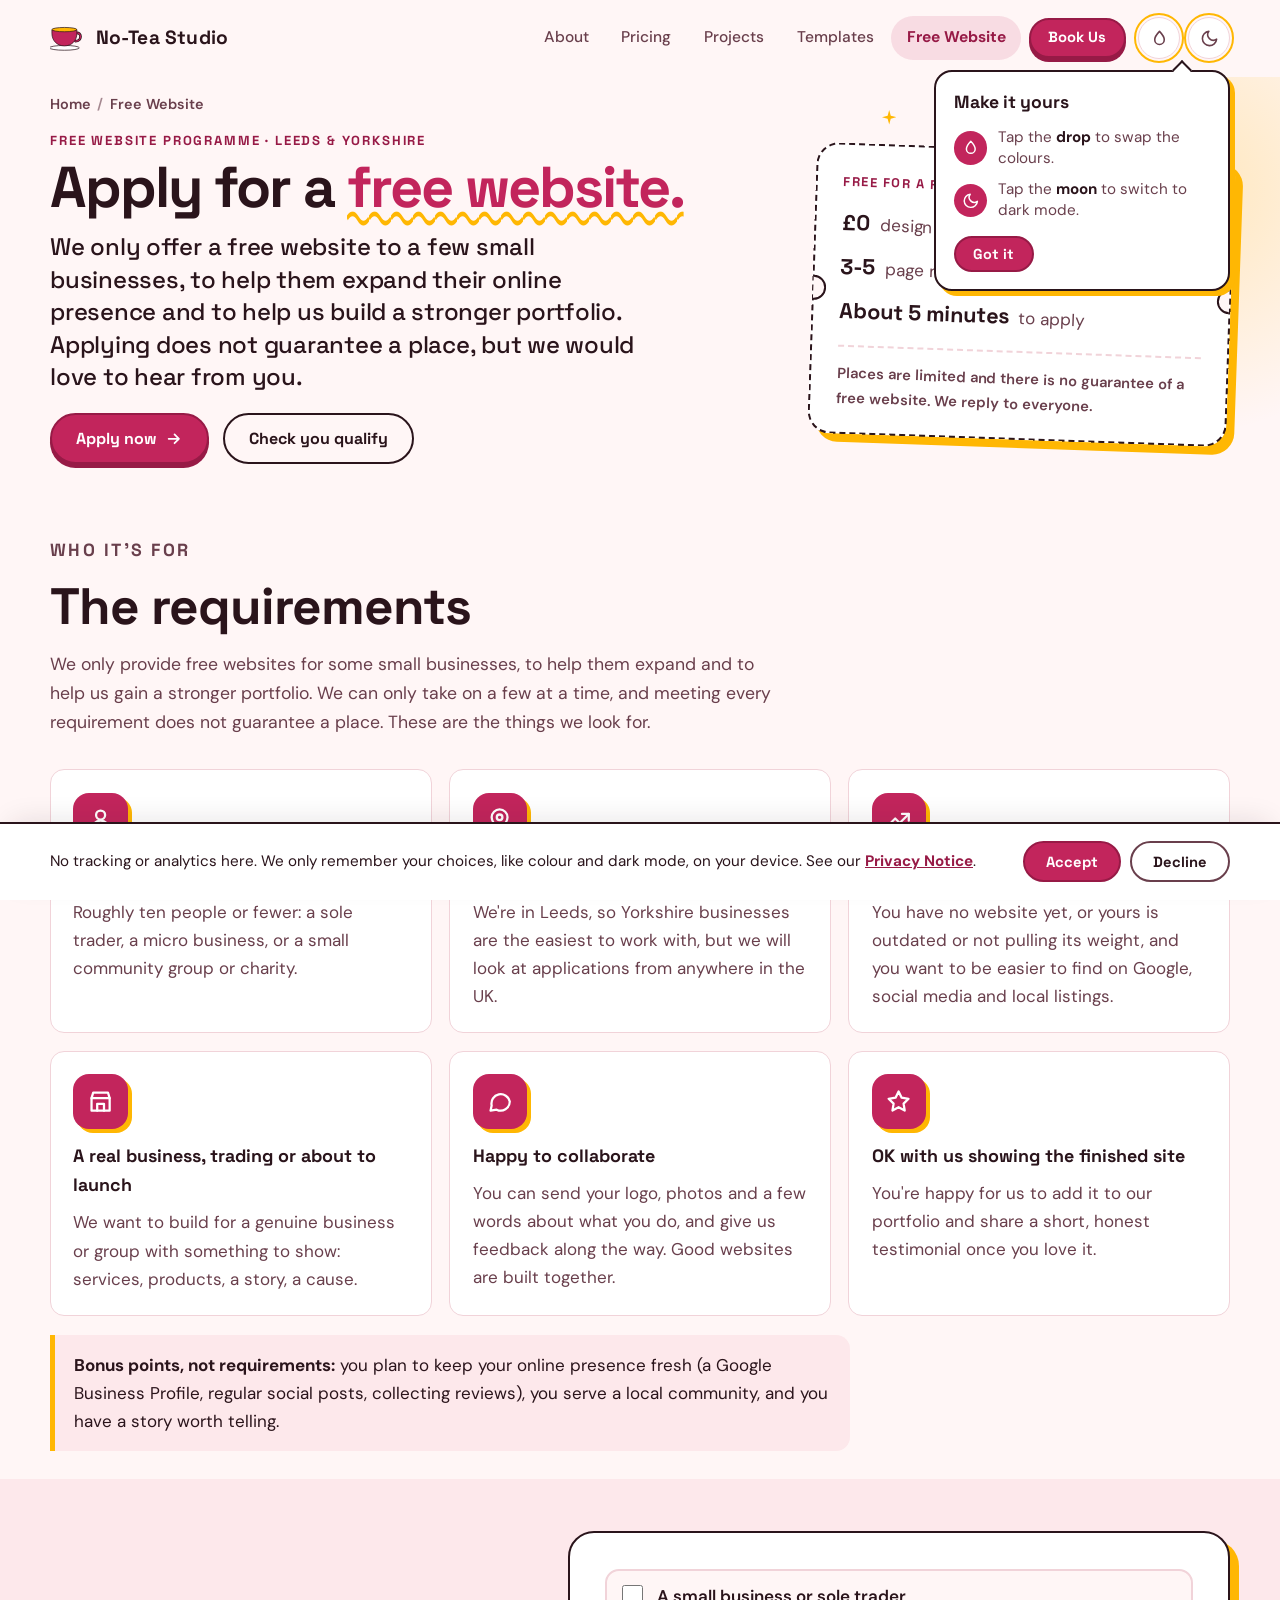
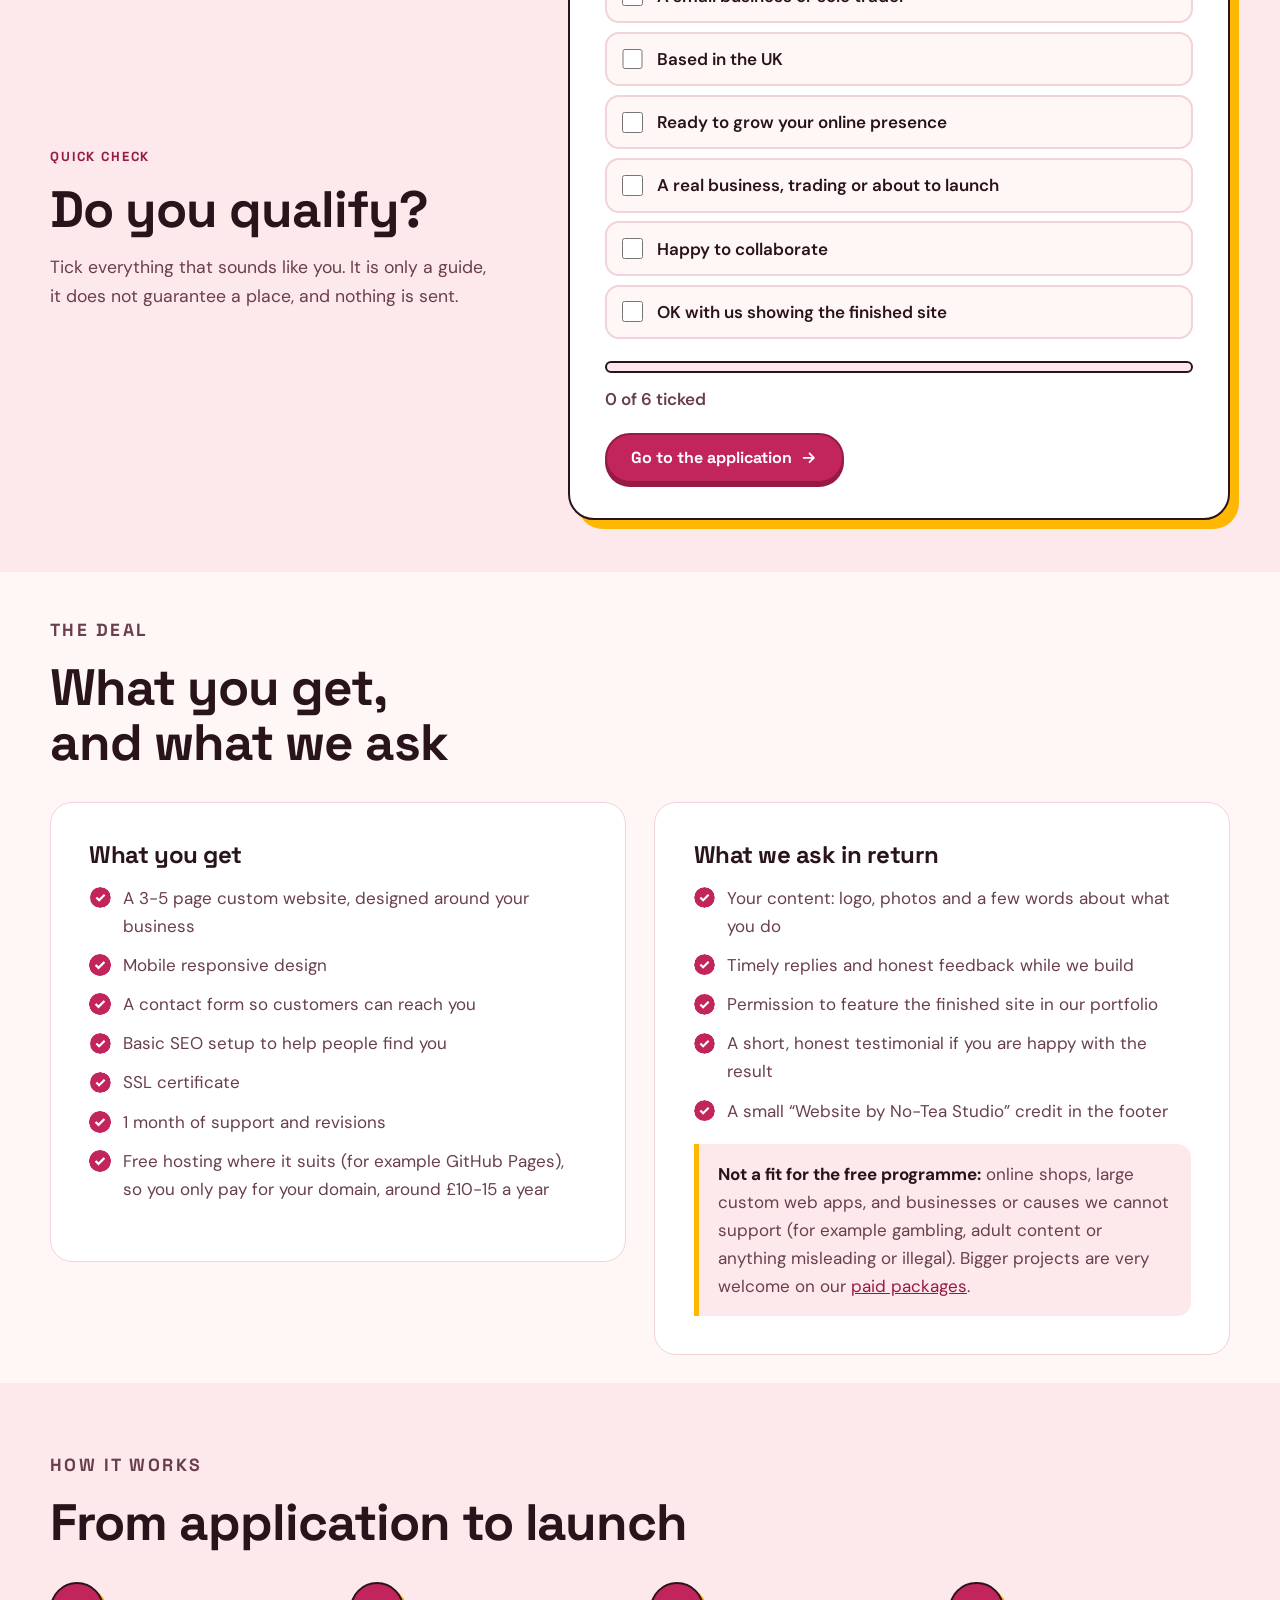
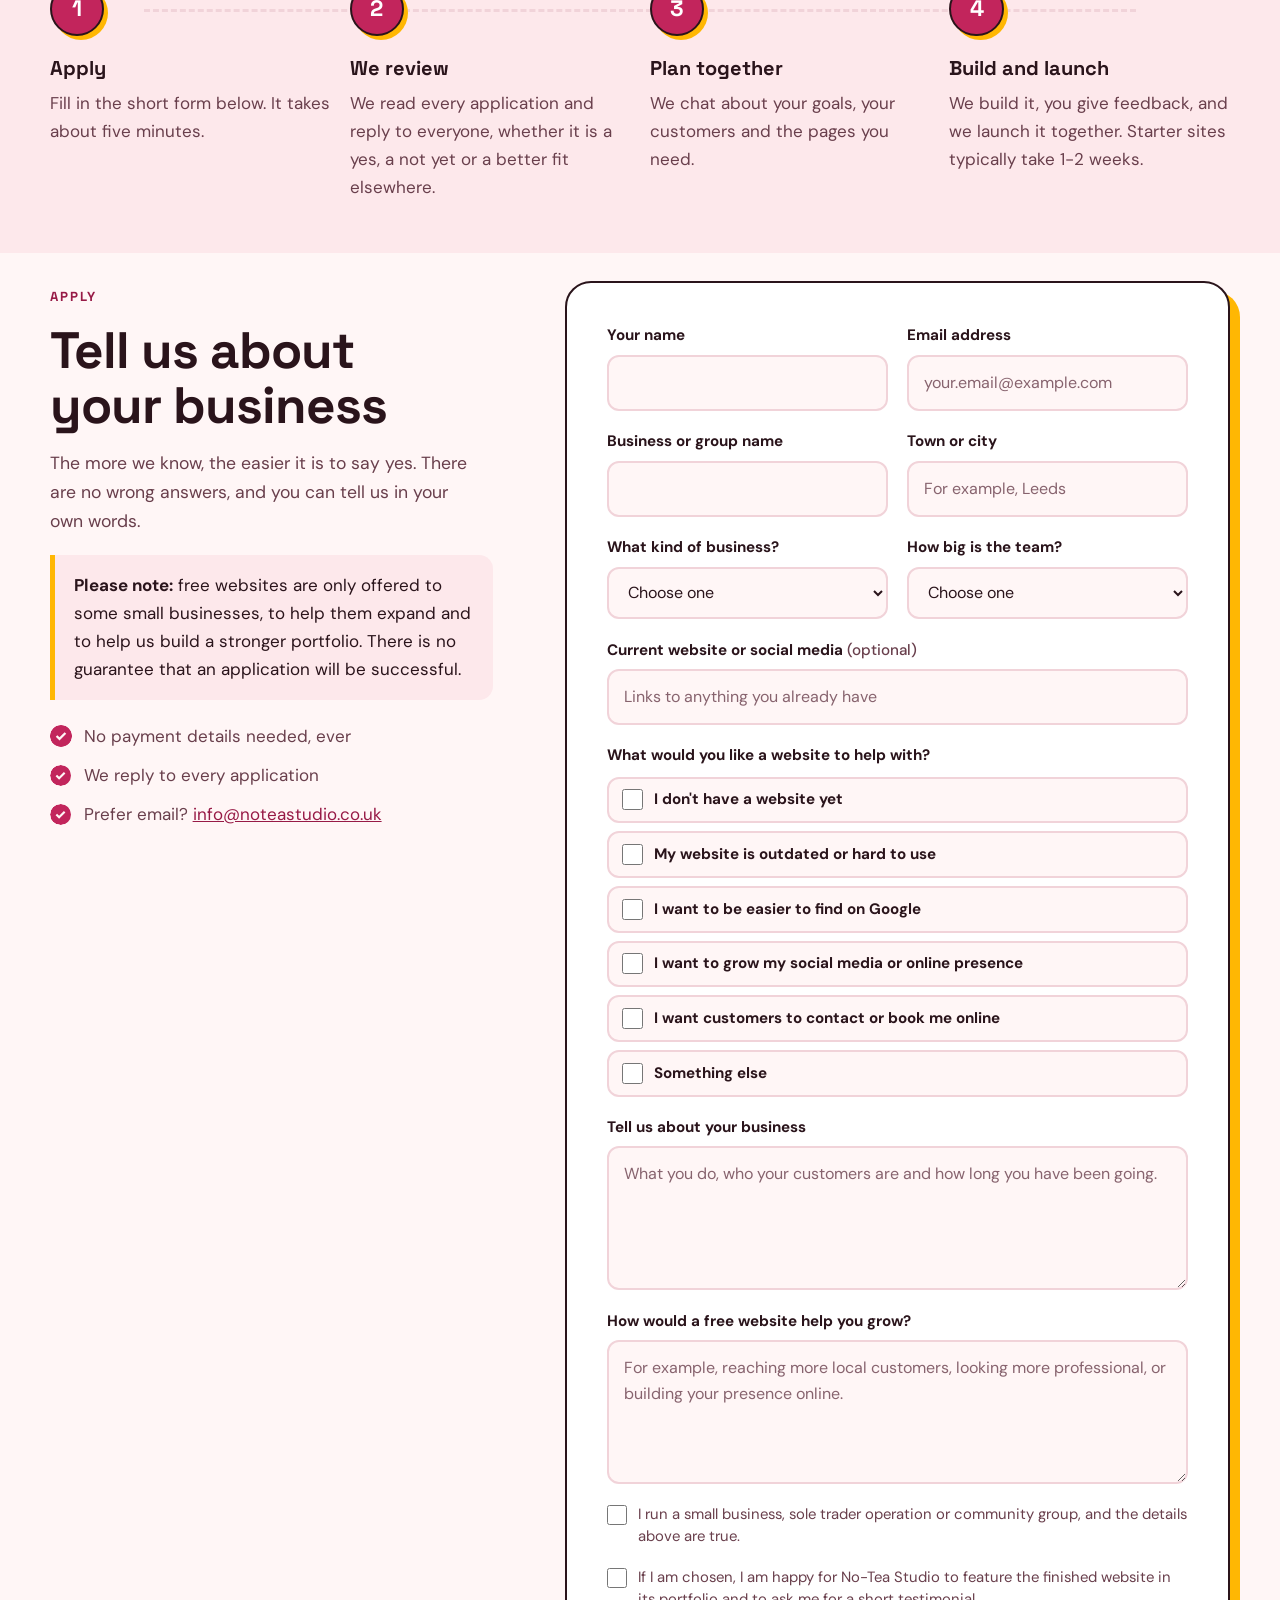
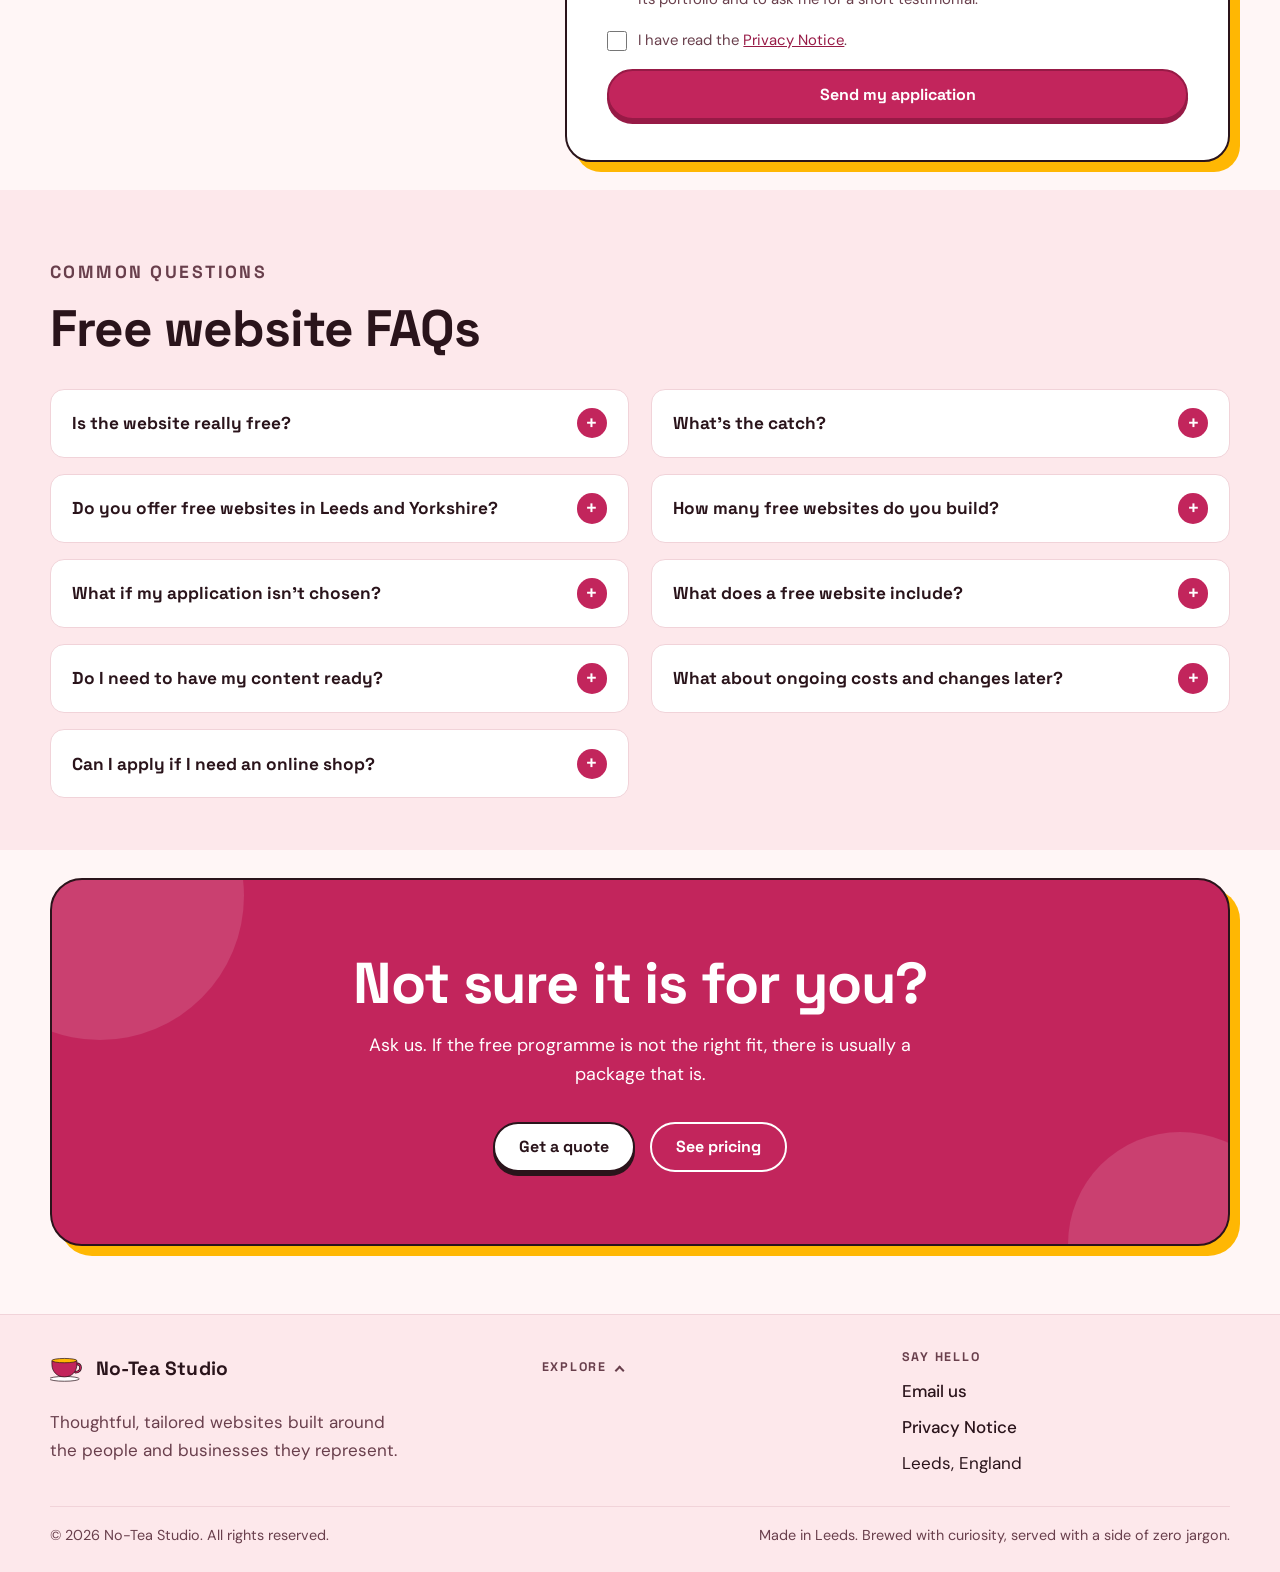
<file: free-website/index.html>
<!DOCTYPE html>
<html lang="en-GB" data-theme="light" data-palette="hibiscus">
<head>
    <meta charset="UTF-8">
    <!-- Sets theme (light/dark) and palette before first paint so there is no flash. Pink (Hibiscus) is the default. -->
    <script>
        (function () {
            var d = document.documentElement;
            var theme = 'light';
            var palette = 'hibiscus';
            try {
                var stored = localStorage.getItem('theme');
                theme = stored || (window.matchMedia && window.matchMedia('(prefers-color-scheme: dark)').matches ? 'dark' : 'light');
                var p = localStorage.getItem('palette');
                // Seasonal palettes: christmas is live. To bring Halloween back next October, add "halloween"
                // to this list and uncomment its button in the palette picker (search for HALLOWEEN).
                if (/^(matcha|builders|earlgrey|signal|christmas|hibiscus)$/.test(p || '')) { palette = p; }
            } catch (e) { }
            d.setAttribute('data-theme', theme);
            d.setAttribute('data-palette', palette);
            d.classList.add('js');
            setTimeout(function () {
                if (!d.classList.contains('js-ready')) { d.classList.remove('js'); }
            }, 5000);
        })();
    </script>
    <meta name="viewport" content="width=device-width, initial-scale=1.0">
    <meta name="color-scheme" content="light dark">
    <meta name="theme-color" content="#fff6f6" media="(prefers-color-scheme: light)">
    <meta name="theme-color" content="#131417" media="(prefers-color-scheme: dark)">

    <!-- Traditional fallback favicon for older browsers -->
    <link rel="shortcut icon" href="/images/favicon.ico">

    <!-- Standard PNG favicons for modern browsers and Google Search -->
    <link rel="icon" type="image/png" sizes="32x32" href="/images/favicon-32x32.png">
    <link rel="icon" type="image/png" sizes="192x192" href="/images/favicon-192x192.png">

    <!-- Apple Touch Icon for iOS devices -->
    <link rel="apple-touch-icon" sizes="180x180" href="/images/apple-touch-icon.png">

    <title>Free Website for Leeds Small Businesses | No-Tea Studio</title>
    <meta name="description" content="Small business or community group in Leeds or Yorkshire? Apply for a free website from No-Tea Studio. Offered to a few small businesses only, with no guarantee. See who qualifies and how to apply.">
    <meta name="author" content="No-Tea Studio">
    <meta name="robots" content="index, follow">
    <link rel="canonical" href="https://noteastudio.co.uk/free-website/">
    <link rel="alternate" hreflang="en-GB" href="https://noteastudio.co.uk/free-website/">
    <link rel="alternate" hreflang="x-default" href="https://noteastudio.co.uk/free-website/">

    <!-- Open Graph / social sharing -->
    <meta property="og:title" content="Free Website for Leeds Small Businesses | No-Tea Studio">
    <meta property="og:description" content="We offer a free website to a few small businesses to help them expand. Places are limited and not guaranteed. See if you qualify.">
    <meta property="og:type" content="website">
    <meta property="og:url" content="https://noteastudio.co.uk/free-website/">
    <meta property="og:site_name" content="No-Tea Studio">
    <meta property="og:locale" content="en_GB">
    <meta property="og:image" content="https://noteastudio.co.uk/images/og-image.png">
    <meta property="og:image:width" content="1200">
    <meta property="og:image:height" content="630">
    <meta property="og:image:alt" content="No-Tea Studio: tailored website design.">
    <meta name="twitter:card" content="summary_large_image">
    <meta name="twitter:title" content="Free Website for Leeds Small Businesses | No-Tea Studio">
    <meta name="twitter:description" content="We offer a free website to a few small businesses to help them expand. Places are limited and not guaranteed. See if you qualify.">
    <meta name="twitter:image" content="https://noteastudio.co.uk/images/og-image.png">
    <meta name="twitter:image:alt" content="No-Tea Studio: tailored website design.">

    <!-- Fonts -->
    <link rel="preconnect" href="https://fonts.googleapis.com">
    <link rel="preconnect" href="https://fonts.gstatic.com" crossorigin>
    <link rel="stylesheet" href="https://fonts.googleapis.com/css2?family=DM+Sans:wght@400;500;700&family=Space+Grotesk:wght@500;600;700&display=swap">
    <link rel="stylesheet" href="/home.css">
    <link rel="stylesheet" href="/pages.css">
    <!-- Structured data -->
    <script type="application/ld+json">
{
    "@context": "https://schema.org",
    "@graph": [
        {
            "@type": "WebPage",
            "@id": "https://noteastudio.co.uk/free-website/#webpage",
            "url": "https://noteastudio.co.uk/free-website/",
            "name": "Free Website",
            "description": "Small business or community group in Leeds or Yorkshire? Apply for a free website from No-Tea Studio. Offered to a few small businesses only, with no guarantee. See who qualifies and how to apply.",
            "inLanguage": "en-GB",
            "isPartOf": {
                "@id": "https://noteastudio.co.uk/#website"
            },
            "about": {
                "@id": "https://noteastudio.co.uk/#business"
            },
            "breadcrumb": {
                "@id": "https://noteastudio.co.uk/free-website/#breadcrumb"
            },
            "primaryImageOfPage": {
                "@type": "ImageObject",
                "url": "https://noteastudio.co.uk/images/og-image.png",
                "width": 1200,
                "height": 630
            },
            "dateModified": "2026-10-31"
        },
        {
            "@type": "BreadcrumbList",
            "itemListElement": [
                {
                    "@type": "ListItem",
                    "position": 1,
                    "name": "Home",
                    "item": "https://noteastudio.co.uk/"
                },
                {
                    "@type": "ListItem",
                    "position": 2,
                    "name": "Free Website",
                    "item": "https://noteastudio.co.uk/free-website/"
                }
            ],
            "@id": "https://noteastudio.co.uk/free-website/#breadcrumb"
        },
        {
            "@type": "FAQPage",
            "@id": "https://noteastudio.co.uk/free-website/#faq",
            "mainEntity": [
                {
                    "@type": "Question",
                    "name": "Is the website really free?",
                    "acceptedAnswer": {
                        "@type": "Answer",
                        "text": "Yes, if your application is chosen. We only offer free websites to some small businesses, and there is no guarantee. For a successful application, our design and build time is free. The only cost you'd normally pay is your own domain name (around £10-15 a year), and we can often use free hosting such as GitHub Pages for simpler sites."
                    }
                },
                {
                    "@type": "Question",
                    "name": "What's the catch?",
                    "acceptedAnswer": {
                        "@type": "Answer",
                        "text": "No catch, but a fair swap. We offer free websites to help small businesses expand, and to help us build a stronger portfolio. We ask that you take part properly (send content, give feedback), let us feature the finished site in our portfolio, and share a short testimonial if you're happy with it. We build our reputation, you get a website."
                    }
                },
                {
                    "@type": "Question",
                    "name": "Do you offer free websites in Leeds and Yorkshire?",
                    "acceptedAnswer": {
                        "@type": "Answer",
                        "text": "Yes. We are based in Leeds and mainly work with small businesses and community groups in Leeds and across Yorkshire, though we also welcome applications from elsewhere in the UK. Places are limited and there is no guarantee."
                    }
                },
                {
                    "@type": "Question",
                    "name": "How many free websites do you build?",
                    "acceptedAnswer": {
                        "@type": "Answer",
                        "text": "We only take on a small number of free projects, so each one gets proper attention, and there is no guarantee of a place even if you meet every requirement. If we can't start yours straight away, we'll tell you honestly and may keep your application in mind for the next opening."
                    }
                },
                {
                    "@type": "Question",
                    "name": "What if my application isn't chosen?",
                    "acceptedAnswer": {
                        "@type": "Answer",
                        "text": "We reply to everyone. If it's not the right fit right now, we'll say why and, where it makes sense, point you to one of our paid packages, which start from just £50."
                    }
                },
                {
                    "@type": "Question",
                    "name": "What does a free website include?",
                    "acceptedAnswer": {
                        "@type": "Answer",
                        "text": "A Starter-style site: 3-5 pages, mobile responsive design, a contact form, basic SEO setup, an SSL certificate and one month of support and revisions."
                    }
                },
                {
                    "@type": "Question",
                    "name": "Do I need to have my content ready?",
                    "acceptedAnswer": {
                        "@type": "Answer",
                        "text": "Not perfectly. A logo (if you have one), a few photos and some notes about what you do is a great start. We'll help you shape the words and pages."
                    }
                },
                {
                    "@type": "Question",
                    "name": "What about ongoing costs and changes later?",
                    "acceptedAnswer": {
                        "@type": "Answer",
                        "text": "After the first month you can manage small updates yourself, ask us for ad-hoc work, or take our maintenance retainer from £50 a month. You can also upgrade to a bigger site later: see the Pricing page."
                    }
                },
                {
                    "@type": "Question",
                    "name": "Can I apply if I need an online shop?",
                    "acceptedAnswer": {
                        "@type": "Answer",
                        "text": "E-commerce is outside what we can offer for free, but tell us about it in your application and we'll point you to the right package."
                    }
                }
            ]
        },
        {
            "@type": "ProfessionalService",
            "@id": "https://noteastudio.co.uk/#business",
            "name": "No-Tea Studio",
            "url": "https://noteastudio.co.uk/",
            "areaServed": [
                {
                    "@type": "City",
                    "name": "Leeds"
                },
                {
                    "@type": "AdministrativeArea",
                    "name": "West Yorkshire"
                },
                {
                    "@type": "AdministrativeArea",
                    "name": "Yorkshire"
                }
            ]
        }
    ]
}
    </script>
</head>
<body>
    <a class="skip-link" href="#main">Skip to content</a>
    <div class="progress" aria-hidden="true"><span></span></div>

    <header class="site-header">
        <nav class="nav container" aria-label="Main">
            <a class="brand" href="/" aria-label="No-Tea Studio, home">
                <svg class="brand-mark brand-mark--tea" viewBox="20 44 150 94" aria-hidden="true">
                    <ellipse class="cup-saucer" cx="80" cy="132" rx="62" ry="10" />
                    <path class="cup-handle" d="M128 70c26-4 26 34-2 34" />
                    <path class="cup-handle-in" d="M128 70c26-4 26 34-2 34" />
                    <path class="cup-body" d="M28 56h104v16c0 30-22 52-52 52s-52-22-52-52z" />
                    <ellipse class="cup-tea" cx="80" cy="56" rx="52" ry="9" />
                </svg>
                <svg class="brand-mark brand-mark--pumpkin" viewBox="6 12 148 132" aria-hidden="true">
                    <ellipse class="pk-shadow" cx="80" cy="141" rx="56" ry="7" />
                    <ellipse class="pk-rib pk-rib-o" cx="40" cy="89" rx="30" ry="44" />
                    <ellipse class="pk-rib pk-rib-o" cx="120" cy="89" rx="30" ry="44" />
                    <ellipse class="pk-rib pk-rib-m" cx="58" cy="91" rx="32" ry="48" />
                    <ellipse class="pk-rib pk-rib-m" cx="102" cy="91" rx="32" ry="48" />
                    <ellipse class="pk-rib pk-rib-c" cx="80" cy="92" rx="26" ry="50" />
                    <path class="pk-vine" d="M92 30c10-8 22-4 24 6" />
                    <path class="pk-stem" d="M72 46c-1-14 5-24 14-28l7 7c-5 4-6 10-5 21z" />
                    <g class="pk-face">
                        <path class="pk-eye" d="M46 80l16-14 6 20z" />
                        <path class="pk-eye" d="M114 80l-16-14-6 20z" />
                        <path d="M80 90l-7 12h14z" />
                        <path d="M46 108l12 6 10-8 12 10 12-10 10 8 12-6c-6 18-22 24-34 24s-28-6-34-24z" />
                    </g>
                </svg>
                <svg class="brand-mark brand-mark--tree" viewBox="22 -2 116 144" aria-hidden="true">
                    <ellipse class="xt-shadow" cx="80" cy="141" rx="46" ry="6" />
                    <rect class="xt-trunk" x="68" y="120" width="24" height="19" rx="3" />
                    <path class="xt-tier xt-t3" d="M80 62L135 124Q107.5 134 80 124Q52.5 134 25 124z" />
                    <path class="xt-tier xt-t2" d="M80 36L123 96Q101.5 105 80 96Q58.5 105 37 96z" />
                    <path class="xt-tier xt-t1" d="M80 16L111 68Q95.5 76 80 68Q64.5 76 49 68z" />
                    <path class="xt-string" d="M56 58Q80 70 104 58M48 86Q80 100 112 86" />
                    <circle class="xt-lamp xt-lamp-a" cx="64" cy="61.3" r="3.2" />
                    <circle class="xt-lamp xt-lamp-b" cx="80" cy="64" r="3.2" />
                    <circle class="xt-lamp xt-lamp-a" cx="96" cy="61.3" r="3.2" />
                    <circle class="xt-lamp xt-lamp-b" cx="58" cy="89.7" r="3.2" />
                    <circle class="xt-lamp xt-lamp-a" cx="80" cy="93" r="3.2" />
                    <circle class="xt-lamp xt-lamp-b" cx="102" cy="89.7" r="3.2" />
                    <circle class="xt-bauble xt-bau-r" cx="42" cy="115" r="5.5" />
                    <circle class="xt-bauble xt-bau-g" cx="118" cy="113" r="5.5" />
                    <circle class="xt-bauble xt-bau-b" cx="72" cy="45" r="4.6" />
                    <g class="xt-face">
                        <circle class="xt-eye" cx="65" cy="108" r="4.3" />
                        <circle class="xt-eye" cx="95" cy="108" r="4.3" />
                        <ellipse class="xt-cheek" cx="55" cy="116" rx="5.5" ry="3.4" />
                        <ellipse class="xt-cheek" cx="105" cy="116" rx="5.5" ry="3.4" />
                        <path class="xt-smile" d="M72 114q8 8 16 0" />
                    </g>
                    <path class="xt-star" d="M80.0 0.0L83.3 8.5L92.4 9.0L85.3 14.7L87.6 23.5L80.0 18.6L72.4 23.5L74.7 14.7L67.6 9.0L76.7 8.5z" />
                </svg>
                <span>No-Tea Studio</span>
            </a>

            <div class="nav-panel" id="nav-panel">
                <ul class="nav-links">
                    <li><a href="/about/">About</a></li>
                    <li><a href="/pricing/">Pricing</a></li>
                    <li><a href="/projects/">Projects</a></li>
                    <li><a href="/templates/">Templates</a></li>
                    <li><a href="/free-website/" aria-current="page">Free Website</a></li>
                </ul>
                <a class="btn btn-primary btn-sm nav-cta" href="/bookings/">Book Us</a>
            </div>

            <div class="nav-tools">
                <div class="palette">
                    <button class="tool-btn palette-btn" type="button" aria-haspopup="true" aria-expanded="false" aria-controls="palette-pop" aria-label="Choose a colour palette">
                        <svg viewBox="0 0 24 24" aria-hidden="true"><path d="M12 3s6 6.2 6 10.5A6 6 0 0 1 6 13.5C6 9.2 12 3 12 3z" /></svg>
                    </button>
                    <div class="palette-pop" id="palette-pop" role="radiogroup" aria-label="Colour palette" hidden>
                        <p class="palette-title">Pick your brew</p>
                        <button type="button" role="radio" aria-checked="true" data-palette="hibiscus"><span class="swatch" style="--sw1:#c2255c;--sw2:#ffb703"></span>Hibiscus</button>
                        <button type="button" role="radio" aria-checked="false" data-palette="matcha"><span class="swatch" style="--sw1:#2d6a4f;--sw2:#ff7a45"></span>Matcha</button>
                        <button type="button" role="radio" aria-checked="false" data-palette="builders"><span class="swatch" style="--sw1:#a24a17;--sw2:#f2b134"></span>Builder's Tea</button>
                        <button type="button" role="radio" aria-checked="false" data-palette="earlgrey"><span class="swatch" style="--sw1:#4a52c4;--sw2:#f59fb5"></span>Earl Grey</button>
                        <button type="button" role="radio" aria-checked="false" data-palette="signal"><span class="swatch" style="--sw1:#2b2d42;--sw2:#d90429"></span>Signal</button>
                        <button type="button" role="radio" aria-checked="false" data-palette="christmas"><span class="swatch" style="--sw1:#b91c1c;--sw2:#1f7a45"></span>Christmas</button>
                        <!-- HALLOWEEN (hidden until next October): uncomment this button and add "halloween" to the palette list in the head script to bring it back.
                        <button type="button" role="radio" aria-checked="false" data-palette="halloween"><span class="swatch" style="--sw1:#e8590c;--sw2:#5b21b6"></span>Halloween</button>
                        -->
                    </div>
                </div>

                <button class="theme-toggle" type="button" aria-label="Toggle dark mode">
                    <svg class="icon-sun" viewBox="0 0 24 24">
                        <circle cx="12" cy="12" r="4" />
                        <path d="M12 2v2M12 20v2M4.93 4.93l1.41 1.41M17.66 17.66l1.41 1.41M2 12h2M20 12h2M6.34 17.66l-1.41 1.41M19.07 4.93l-1.41 1.41" />
                    </svg>
                    <svg class="icon-moon" viewBox="0 0 24 24">
                        <path d="M21 12.79A9 9 0 1 1 11.21 3 7 7 0 0 0 21 12.79Z" />
                    </svg>
                </button>

                <button class="tool-btn nav-burger" type="button" aria-expanded="false" aria-controls="nav-panel" aria-label="Open menu"><span></span></button>
            </div>
        </nav>
    </header>

    <main id="main">
        <section class="page-hero" aria-labelledby="page-title">
            <svg class="page-spark a" viewBox="0 0 24 24" aria-hidden="true"><path d="M12 0l2.6 9.4L24 12l-9.4 2.6L12 24l-2.6-9.4L0 12l9.4-2.6z" /></svg>
            <svg class="page-spark b" viewBox="0 0 24 24" aria-hidden="true"><path d="M12 0l2.6 9.4L24 12l-9.4 2.6L12 24l-2.6-9.4L0 12l9.4-2.6z" /></svg>
            <svg class="page-spark c" viewBox="0 0 24 24" aria-hidden="true"><path d="M12 0l2.6 9.4L24 12l-9.4 2.6L12 24l-2.6-9.4L0 12l9.4-2.6z" /></svg>
            <div class="spider" aria-hidden="true"><i class="spider-thread"></i><svg viewBox="0 0 32 30" aria-hidden="true"><path class="sp-leg" d="M11 16L3 10l-2 4M10 20L2 21l-1 5M12 23l-6 6M21 16l8-6 2 4M22 20l8 1 1 5M20 23l6 6" /><ellipse class="sp-body" cx="16" cy="20" rx="6.5" ry="7.5" /><circle class="sp-body" cx="16" cy="11" r="4.2" /><circle class="sp-eye" cx="14.5" cy="10.4" r="1.1" /><circle class="sp-eye" cx="17.5" cy="10.4" r="1.1" /></svg></div>
            <span class="bat bat-a" aria-hidden="true"><svg viewBox="0 0 48 24" aria-hidden="true"><path d="M24 21l-3-7c-2 2-4 1-6-1-3 2-7 1-11 3 0-4 2-8 5-10-3 0-6 1-9 3C3 3 10 0 17 2c3 1 5 2 7 5c2-3 4-4 7-5 7-2 14 1 17 7-3-2-6-3-9-3 3 2 5 6 5 10-4-2-8-1-11-3-2 2-4 3-6 1z" /></svg></span>
            <span class="bat bat-b" aria-hidden="true"><svg viewBox="0 0 48 24" aria-hidden="true"><path d="M24 21l-3-7c-2 2-4 1-6-1-3 2-7 1-11 3 0-4 2-8 5-10-3 0-6 1-9 3C3 3 10 0 17 2c3 1 5 2 7 5c2-3 4-4 7-5 7-2 14 1 17 7-3-2-6-3-9-3 3 2 5 6 5 10-4-2-8-1-11-3-2 2-4 3-6 1z" /></svg></span>
            <span class="bat bat-c" aria-hidden="true"><svg viewBox="0 0 48 24" aria-hidden="true"><path d="M24 21l-3-7c-2 2-4 1-6-1-3 2-7 1-11 3 0-4 2-8 5-10-3 0-6 1-9 3C3 3 10 0 17 2c3 1 5 2 7 5c2-3 4-4 7-5 7-2 14 1 17 7-3-2-6-3-9-3 3 2 5 6 5 10-4-2-8-1-11-3-2 2-4 3-6 1z" /></svg></span>
            <div class="container">
                <nav aria-label="Breadcrumb">
                <ol class="crumbs">
                    <li><a href="/">Home</a></li>
                    <li aria-current="page">Free Website</li>
                </ol>
            </nav>
                <div class="free-hero">
                    <div>
                        <p class="eyebrow">Free website programme · Leeds &amp; Yorkshire</p>
                        <h1 id="page-title" style="max-width:none">Apply for a <span class="hl">free website.</span></h1>
                        <p class="lead">We only offer a free website to a few small businesses, to help them expand their online presence and to help us build a stronger portfolio. Applying does not guarantee a place, but we would love to hear from you.</p>
                        <div class="page-hero-actions">
                            <a class="btn btn-primary" href="#apply">Apply now <svg viewBox="0 0 24 24" aria-hidden="true"><path d="M5 12h14M13 6l6 6-6 6" /></svg></a>
                            <a class="btn btn-ghost" href="#fit">Check you qualify</a>
                        </div>
                    </div>
                    <aside class="ticket" aria-label="At a glance">
                        <p class="ticket-kicker">Free for a few chosen businesses</p>
                        <ul>
                            <li><strong>£0</strong> design and build</li>
                            <li><strong>3-5</strong> page mobile-friendly site</li>
                            <li><strong>About 5 minutes</strong> to apply</li>
                        </ul>
                        <p class="ticket-foot">Places are limited and there is no guarantee of a free website. We reply to everyone.</p>
                    </aside>
                </div>
            </div>
        </section>

        <section class="page-section" id="who" aria-labelledby="who-h">
            <div class="container">
                <div class="section-head reveal">
                    <p class="eyebrow">Who it's for</p>
                    <h2 id="who-h">The requirements</h2>
                    <p>We only provide free websites for some small businesses, to help them expand and to help us gain a stronger portfolio. We can only take on a few at a time, and meeting every requirement does not guarantee a place. These are the things we look for.</p>
                </div>
                <ul class="cards-3">
                    <li class="mini-card reveal"><div class="icon-tile" aria-hidden="true"><svg viewBox="0 0 24 24"><circle cx="12" cy="8" r="4" /><path d="M4 21c0-4.4 3.6-8 8-8s8 3.6 8 8" /></svg></div><strong>A small business or sole trader</strong>Roughly ten people or fewer: a sole trader, a micro business, or a small community group or charity.</li>
                    <li class="mini-card reveal"><div class="icon-tile" aria-hidden="true"><svg viewBox="0 0 24 24"><path d="M12 21s-7-6.2-7-11a7 7 0 0 1 14 0c0 4.8-7 11-7 11z" /><circle cx="12" cy="10" r="2.5" /></svg></div><strong>Based in the UK</strong>We&#x27;re in Leeds, so Yorkshire businesses are the easiest to work with, but we will look at applications from anywhere in the UK.</li>
                    <li class="mini-card reveal"><div class="icon-tile" aria-hidden="true"><svg viewBox="0 0 24 24"><path d="M3 17l6-6 4 4 8-8" /><path d="M15 7h6v6" /></svg></div><strong>Ready to grow your online presence</strong>You have no website yet, or yours is outdated or not pulling its weight, and you want to be easier to find on Google, social media and local listings.</li>
                    <li class="mini-card reveal"><div class="icon-tile" aria-hidden="true"><svg viewBox="0 0 24 24"><path d="M4 9l1.5-5h13L20 9" /><path d="M4 9h16v11H4z" /><path d="M9 20v-6h6v6" /></svg></div><strong>A real business, trading or about to launch</strong>We want to build for a genuine business or group with something to show: services, products, a story, a cause.</li>
                    <li class="mini-card reveal"><div class="icon-tile" aria-hidden="true"><svg viewBox="0 0 24 24"><path d="M21 12a8 8 0 0 1-11.6 7.1L4 20l1-4.6A8 8 0 1 1 21 12z" /></svg></div><strong>Happy to collaborate</strong>You can send your logo, photos and a few words about what you do, and give us feedback along the way. Good websites are built together.</li>
                    <li class="mini-card reveal"><div class="icon-tile" aria-hidden="true"><svg viewBox="0 0 24 24"><path d="M12 3l2.7 5.6 6.1.9-4.4 4.3 1 6.1L12 17l-5.4 2.9 1-6.1L3.2 9.5l6.1-.9z" /></svg></div><strong>OK with us showing the finished site</strong>You&#x27;re happy for us to add it to our portfolio and share a short, honest testimonial once you love it.</li>
                </ul>
                <p class="note reveal"><strong>Bonus points, not requirements:</strong> you plan to keep your online presence fresh (a Google Business Profile, regular social posts, collecting reviews), you serve a local community, and you have a story worth telling.</p>
            </div>
        </section>

        <section class="section section-alt" id="fit" aria-labelledby="fit-h">
            <div class="container fit-grid">
                <div class="reveal">
                    <p class="eyebrow">Quick check</p>
                    <h2 id="fit-h" class="fit-title">Do you qualify?</h2>
                    <p class="fit-lead">Tick everything that sounds like you. It is only a guide, it does not guarantee a place, and nothing is sent.</p>
                </div>
                <div class="fit-card reveal">
                    <ul class="fit-list">
                        <li><label class="fit-item"><input type="checkbox"><span>A small business or sole trader</span></label></li>
                        <li><label class="fit-item"><input type="checkbox"><span>Based in the UK</span></label></li>
                        <li><label class="fit-item"><input type="checkbox"><span>Ready to grow your online presence</span></label></li>
                        <li><label class="fit-item"><input type="checkbox"><span>A real business, trading or about to launch</span></label></li>
                        <li><label class="fit-item"><input type="checkbox"><span>Happy to collaborate</span></label></li>
                        <li><label class="fit-item"><input type="checkbox"><span>OK with us showing the finished site</span></label></li>
                    </ul>
                    <div class="fit-meter" aria-hidden="true"><span id="fit-bar"></span></div>
                    <p class="fit-result" id="fit-result" role="status" aria-live="polite">0 of 6 ticked</p>
                    <a class="btn btn-primary" href="#apply">Go to the application <svg viewBox="0 0 24 24" aria-hidden="true"><path d="M5 12h14M13 6l6 6-6 6" /></svg></a>
                </div>
            </div>
        </section>

        <section class="page-section" aria-labelledby="deal-h">
            <div class="container">
                <div class="section-head reveal">
                    <p class="eyebrow">The deal</p>
                    <h2 id="deal-h">What you get, and what we ask</h2>
                </div>
                <div class="deal-grid">
                    <div class="block reveal">
                        <h3>What you get</h3>
                        <ul class="tick-list">
                            <li>A 3-5 page custom website, designed around your business</li>
                            <li>Mobile responsive design</li>
                            <li>A contact form so customers can reach you</li>
                            <li>Basic SEO setup to help people find you</li>
                            <li>SSL certificate</li>
                            <li>1 month of support and revisions</li>
                            <li>Free hosting where it suits (for example GitHub Pages), so you only pay for your domain, around £10-15 a year</li>
                        </ul>
                    </div>
                    <div class="block reveal">
                        <h3>What we ask in return</h3>
                        <ul class="tick-list">
                            <li>Your content: logo, photos and a few words about what you do</li>
                            <li>Timely replies and honest feedback while we build</li>
                            <li>Permission to feature the finished site in our portfolio</li>
                            <li>A short, honest testimonial if you are happy with the result</li>
                            <li>A small &ldquo;Website by No-Tea Studio&rdquo; credit in the footer</li>
                        </ul>
                        <p class="note"><strong>Not a fit for the free programme:</strong> online shops, large custom web apps, and businesses or causes we cannot support (for example gambling, adult content or anything misleading or illegal). Bigger projects are very welcome on our <a href="/pricing/">paid packages</a>.</p>
                    </div>
                </div>
            </div>
        </section>

        <section class="section section-alt" aria-labelledby="how-h">
            <div class="container">
                <div class="section-head reveal">
                    <p class="eyebrow">How it works</p>
                    <h2 id="how-h">From application to launch</h2>
                </div>
                <ol class="steps">
                    <li class="step reveal"><strong>Apply</strong><span>Fill in the short form below. It takes about five minutes.</span></li>
                    <li class="step reveal"><strong>We review</strong><span>We read every application and reply to everyone, whether it is a yes, a not yet or a better fit elsewhere.</span></li>
                    <li class="step reveal"><strong>Plan together</strong><span>We chat about your goals, your customers and the pages you need.</span></li>
                    <li class="step reveal"><strong>Build and launch</strong><span>We build it, you give feedback, and we launch it together. Starter sites typically take 1-2 weeks.</span></li>
                </ol>
            </div>
        </section>

        <section class="page-section" id="apply" aria-labelledby="apply-h">
            <div class="container apply-grid">
                <div class="apply-intro reveal">
                    <p class="eyebrow">Apply</p>
                    <h2 id="apply-h" class="fit-title">Tell us about your business</h2>
                    <p class="fit-lead">The more we know, the easier it is to say yes. There are no wrong answers, and you can tell us in your own words.</p>
                    <p class="note"><strong>Please note:</strong> free websites are only offered to some small businesses, to help them expand and to help us build a stronger portfolio. There is no guarantee that an application will be successful.</p>
                    <ul class="tick-list" style="margin-top:1.4rem">
                        <li>No payment details needed, ever</li>
                        <li>We reply to every application</li>
                        <li>Prefer email? <a href="mailto:info@noteastudio.co.uk">info@noteastudio.co.uk</a></li>
                    </ul>
                </div>

                <div class="form-card reveal" id="apply-card">
                    <div id="apply-wrap">
                        <form class="contact-form" id="apply-form" action="https://formspree.io/f/xbgrnyqe" method="POST">
<input type="hidden" name="_subject" value="Free website application">
<input type="hidden" name="application-type" value="Free website programme">
<div class="form-row"><div class="field"><label for="a-name">Your name</label><input type="text" id="a-name" name="name" autocomplete="name" required aria-describedby="a-name-error"><p class="field-error" id="a-name-error"></p></div><div class="field"><label for="a-email">Email address</label><input type="email" id="a-email" name="email" placeholder="your.email@example.com" autocomplete="email" required aria-describedby="a-email-error"><p class="field-error" id="a-email-error"></p></div></div>
<div class="form-row"><div class="field"><label for="a-business">Business or group name</label><input type="text" id="a-business" name="business-name" autocomplete="organization" required aria-describedby="a-business-error"><p class="field-error" id="a-business-error"></p></div><div class="field"><label for="a-location">Town or city</label><input type="text" id="a-location" name="location" placeholder="For example, Leeds"  required aria-describedby="a-location-error"><p class="field-error" id="a-location-error"></p></div></div>
<div class="form-row"><div class="field"><label for="a-type">What kind of business?</label><select id="a-type" name="business-type" required aria-describedby="a-type-error"><option value="">Choose one</option><option>Trades or home services</option><option>Beauty, hair or wellbeing</option><option>Food, drink or hospitality</option><option>Creative, photography or events</option><option>Coaching, consulting or professional services</option><option>Retail or handmade products</option><option>Charity, club or community group</option><option>Something else</option></select><p class="field-error" id="a-type-error"></p></div><div class="field"><label for="a-size">How big is the team?</label><select id="a-size" name="team-size" required aria-describedby="a-size-error"><option value="">Choose one</option><option>Just me</option><option>2-5 people</option><option>6-10 people</option><option>More than 10</option></select><p class="field-error" id="a-size-error"></p></div></div>
<div class="field"><label for="a-links">Current website or social media <span class="optional">(optional)</span></label><input type="text" id="a-links" name="current-links" placeholder="Links to anything you already have"></div>
<fieldset class="field check-group" id="a-needs" aria-describedby="a-needs-error"><legend>What would you like a website to help with?</legend><div class="check-grid">
                                    <label class="check"><input type="checkbox" name="needs" value="I don&#x27;t have a website yet"><span>I don&#x27;t have a website yet</span></label>
                                    <label class="check"><input type="checkbox" name="needs" value="My website is outdated or hard to use"><span>My website is outdated or hard to use</span></label>
                                    <label class="check"><input type="checkbox" name="needs" value="I want to be easier to find on Google"><span>I want to be easier to find on Google</span></label>
                                    <label class="check"><input type="checkbox" name="needs" value="I want to grow my social media or online presence"><span>I want to grow my social media or online presence</span></label>
                                    <label class="check"><input type="checkbox" name="needs" value="I want customers to contact or book me online"><span>I want customers to contact or book me online</span></label>
                                    <label class="check"><input type="checkbox" name="needs" value="Something else"><span>Something else</span></label>
</div><p class="field-error" id="a-needs-error"></p></fieldset>
<div class="field"><label for="a-about">Tell us about your business</label><textarea id="a-about" name="about-the-business" rows="4" placeholder="What you do, who your customers are and how long you have been going." required aria-describedby="a-about-error"></textarea><p class="field-error" id="a-about-error"></p></div>
<div class="field"><label for="a-why">How would a free website help you grow?</label><textarea id="a-why" name="how-it-would-help" rows="4" placeholder="For example, reaching more local customers, looking more professional, or building your presence online." required aria-describedby="a-why-error"></textarea><p class="field-error" id="a-why-error"></p></div>
<p class="hp" aria-hidden="true"><label>Leave this field empty <input type="text" name="_gotcha" tabindex="-1" autocomplete="off"></label></p>
<div class="consent"><div class="consent-row"><input type="checkbox" id="a-eligible" name="confirms-eligibility" required aria-describedby="a-eligible-error"><label for="a-eligible">I run a small business, sole trader operation or community group, and the details above are true.</label></div><p class="field-error" id="a-eligible-error"></p></div>
<div class="consent"><div class="consent-row"><input type="checkbox" id="a-portfolio" name="agrees-to-portfolio-and-testimonial" required aria-describedby="a-portfolio-error"><label for="a-portfolio">If I am chosen, I am happy for No-Tea Studio to feature the finished website in its portfolio and to ask me for a short testimonial.</label></div><p class="field-error" id="a-portfolio-error"></p></div>
<div class="consent"><div class="consent-row"><input type="checkbox" id="a-privacy" name="privacy-consent" required aria-describedby="a-privacy-error"><label for="a-privacy">I have read the <a href="/privacy/">Privacy Notice</a>.</label></div><p class="field-error" id="a-privacy-error"></p></div>
<div class="form-status is-error" id="apply-status" role="alert" hidden></div>
<button type="submit" class="btn btn-primary" id="apply-btn">Send my application</button>
                        </form>
                    </div>
                    <div class="form-success" id="apply-success" tabindex="-1" hidden>
                        <div class="tick" aria-hidden="true"><svg viewBox="0 0 24 24"><path d="M5 12.5l4.5 4.5L19 7.5" /></svg></div>
                        <h2>Application sent. Fingers crossed!</h2>
                        <p>Thank you for applying. We read every application and will be in touch, whatever the outcome. Free websites are limited and not guaranteed, so we will be honest with you either way.</p>
                        <a class="btn btn-ghost btn-sm" href="/projects/">See our work while you wait</a>
                    </div>
                </div>
            </div>
        </section>

        <section class="section section-alt" aria-labelledby="faq-h">
            <div class="container">
                <div class="section-head reveal">
                    <p class="eyebrow">Common questions</p>
                    <h2 id="faq-h">Free website FAQs</h2>
                </div>
                <div class="faq-list reveal">
                    <details name="faq">
                        <summary>Is the website really free?</summary>
                        <p>Yes, if your application is chosen. We only offer free websites to some small businesses, and there is no guarantee. For a successful application, our design and build time is free. The only cost you&#x27;d normally pay is your own domain name (around £10-15 a year), and we can often use free hosting such as GitHub Pages for simpler sites.</p>
                    </details>
                    <details name="faq">
                        <summary>What&#x27;s the catch?</summary>
                        <p>No catch, but a fair swap. We offer free websites to help small businesses expand, and to help us build a stronger portfolio. We ask that you take part properly (send content, give feedback), let us feature the finished site in our portfolio, and share a short testimonial if you&#x27;re happy with it. We build our reputation, you get a website.</p>
                    </details>
                    <details name="faq">
                        <summary>Do you offer free websites in Leeds and Yorkshire?</summary>
                        <p>Yes. We are based in Leeds and mainly work with small businesses and community groups in Leeds and across Yorkshire, though we also welcome applications from elsewhere in the UK. Places are limited and there is no guarantee.</p>
                    </details>
                    <details name="faq">
                        <summary>How many free websites do you build?</summary>
                        <p>We only take on a small number of free projects, so each one gets proper attention, and there is no guarantee of a place even if you meet every requirement. If we can&#x27;t start yours straight away, we&#x27;ll tell you honestly and may keep your application in mind for the next opening.</p>
                    </details>
                    <details name="faq">
                        <summary>What if my application isn&#x27;t chosen?</summary>
                        <p>We reply to everyone. If it&#x27;s not the right fit right now, we&#x27;ll say why and, where it makes sense, point you to one of our paid packages, which start from just £50.</p>
                    </details>
                    <details name="faq">
                        <summary>What does a free website include?</summary>
                        <p>A Starter-style site: 3-5 pages, mobile responsive design, a contact form, basic SEO setup, an SSL certificate and one month of support and revisions.</p>
                    </details>
                    <details name="faq">
                        <summary>Do I need to have my content ready?</summary>
                        <p>Not perfectly. A logo (if you have one), a few photos and some notes about what you do is a great start. We&#x27;ll help you shape the words and pages.</p>
                    </details>
                    <details name="faq">
                        <summary>What about ongoing costs and changes later?</summary>
                        <p>After the first month you can manage small updates yourself, ask us for ad-hoc work, or take our maintenance retainer from £50 a month. You can also upgrade to a bigger site later: see the Pricing page.</p>
                    </details>
                    <details name="faq">
                        <summary>Can I apply if I need an online shop?</summary>
                        <p>E-commerce is outside what we can offer for free, but tell us about it in your application and we&#x27;ll point you to the right package.</p>
                    </details>
                </div>
            </div>
        </section>

        <section class="page-section" aria-labelledby="cta-h">
            <div class="container">
                <div class="cta-band reveal">
                    <h2 id="cta-h">Not sure it is for you?</h2>
                    <p>Ask us. If the free programme is not the right fit, there is usually a package that is.</p>
                    <div class="cta-actions">
                        <a class="btn btn-light" href="/bookings/">Get a quote</a>
                        <a class="btn btn-outline" href="/pricing/">See pricing</a>
                    </div>
                </div>
            </div>
        </section>
    </main>

    <footer class="site-footer">
        <div class="container">
            <div class="footer-grid">
                <div class="footer-brand">
                    <a class="brand" href="/" aria-label="No-Tea Studio, home">
                        <svg class="brand-mark brand-mark--tea" viewBox="20 44 150 94" aria-hidden="true">
                    <ellipse class="cup-saucer" cx="80" cy="132" rx="62" ry="10" />
                    <path class="cup-handle" d="M128 70c26-4 26 34-2 34" />
                    <path class="cup-handle-in" d="M128 70c26-4 26 34-2 34" />
                    <path class="cup-body" d="M28 56h104v16c0 30-22 52-52 52s-52-22-52-52z" />
                    <ellipse class="cup-tea" cx="80" cy="56" rx="52" ry="9" />
                </svg>
                <svg class="brand-mark brand-mark--pumpkin" viewBox="6 12 148 132" aria-hidden="true">
                    <ellipse class="pk-shadow" cx="80" cy="141" rx="56" ry="7" />
                    <ellipse class="pk-rib pk-rib-o" cx="40" cy="89" rx="30" ry="44" />
                    <ellipse class="pk-rib pk-rib-o" cx="120" cy="89" rx="30" ry="44" />
                    <ellipse class="pk-rib pk-rib-m" cx="58" cy="91" rx="32" ry="48" />
                    <ellipse class="pk-rib pk-rib-m" cx="102" cy="91" rx="32" ry="48" />
                    <ellipse class="pk-rib pk-rib-c" cx="80" cy="92" rx="26" ry="50" />
                    <path class="pk-vine" d="M92 30c10-8 22-4 24 6" />
                    <path class="pk-stem" d="M72 46c-1-14 5-24 14-28l7 7c-5 4-6 10-5 21z" />
                    <g class="pk-face">
                        <path class="pk-eye" d="M46 80l16-14 6 20z" />
                        <path class="pk-eye" d="M114 80l-16-14-6 20z" />
                        <path d="M80 90l-7 12h14z" />
                        <path d="M46 108l12 6 10-8 12 10 12-10 10 8 12-6c-6 18-22 24-34 24s-28-6-34-24z" />
                    </g>
                </svg>
                <svg class="brand-mark brand-mark--tree" viewBox="22 -2 116 144" aria-hidden="true">
                    <ellipse class="xt-shadow" cx="80" cy="141" rx="46" ry="6" />
                    <rect class="xt-trunk" x="68" y="120" width="24" height="19" rx="3" />
                    <path class="xt-tier xt-t3" d="M80 62L135 124Q107.5 134 80 124Q52.5 134 25 124z" />
                    <path class="xt-tier xt-t2" d="M80 36L123 96Q101.5 105 80 96Q58.5 105 37 96z" />
                    <path class="xt-tier xt-t1" d="M80 16L111 68Q95.5 76 80 68Q64.5 76 49 68z" />
                    <path class="xt-string" d="M56 58Q80 70 104 58M48 86Q80 100 112 86" />
                    <circle class="xt-lamp xt-lamp-a" cx="64" cy="61.3" r="3.2" />
                    <circle class="xt-lamp xt-lamp-b" cx="80" cy="64" r="3.2" />
                    <circle class="xt-lamp xt-lamp-a" cx="96" cy="61.3" r="3.2" />
                    <circle class="xt-lamp xt-lamp-b" cx="58" cy="89.7" r="3.2" />
                    <circle class="xt-lamp xt-lamp-a" cx="80" cy="93" r="3.2" />
                    <circle class="xt-lamp xt-lamp-b" cx="102" cy="89.7" r="3.2" />
                    <circle class="xt-bauble xt-bau-r" cx="42" cy="115" r="5.5" />
                    <circle class="xt-bauble xt-bau-g" cx="118" cy="113" r="5.5" />
                    <circle class="xt-bauble xt-bau-b" cx="72" cy="45" r="4.6" />
                    <g class="xt-face">
                        <circle class="xt-eye" cx="65" cy="108" r="4.3" />
                        <circle class="xt-eye" cx="95" cy="108" r="4.3" />
                        <ellipse class="xt-cheek" cx="55" cy="116" rx="5.5" ry="3.4" />
                        <ellipse class="xt-cheek" cx="105" cy="116" rx="5.5" ry="3.4" />
                        <path class="xt-smile" d="M72 114q8 8 16 0" />
                    </g>
                    <path class="xt-star" d="M80.0 0.0L83.3 8.5L92.4 9.0L85.3 14.7L87.6 23.5L80.0 18.6L72.4 23.5L74.7 14.7L67.6 9.0L76.7 8.5z" />
                </svg>
                        <span>No-Tea Studio</span>
                    </a>
                    <p>Thoughtful, tailored websites built around the people and businesses they represent.</p>
                </div>
                <nav aria-label="Footer">
                    <details class="footer-menu">
                        <summary>Explore</summary>
                    <ul class="footer-links">
                        <li><a href="/about/">About</a></li>
                        <li><a href="/pricing/">Pricing</a></li>
                        <li><a href="/projects/">Projects</a></li>
                        <li><a href="/templates/">Templates</a></li>
                        <li><a href="/free-website/">Free Website</a></li>
                        <li><a href="/bookings/">Book Us</a></li>
                    </ul>
                    </details>
                </nav>
                <div>
                    <h2>Say hello</h2>
                    <ul class="footer-links">
                        <li><a href="mailto:info@noteastudio.co.uk">Email us</a></li>
                        <li><a href="/privacy/">Privacy Notice</a></li>
                        <li>Leeds, England</li>
                    </ul>
                </div>
            </div>
            <div class="footer-base">
                <p>&copy; 2026 No-Tea Studio. All rights reserved.</p>
                <p data-halloween="Made in Leeds. Brewed with curiosity, haunted by zero jargon." data-christmas="Made in Leeds. Wrapped with care, with no jargon left under the tree.">Made in Leeds. Brewed with curiosity, served with a side of zero jargon.</p>
            </div>
        </div>
    </footer>

    <button class="to-top" type="button" aria-label="Back to top">
        <svg viewBox="0 0 24 24" aria-hidden="true"><path d="M12 19V5M5 12l7-7 7 7" /></svg>
    </button>
    <div class="toast" id="toast" role="status" aria-live="polite"></div>

    <script src="/theme-toggle.js"></script>
    <script src="/cookie-consent.js"></script>
    <script src="/home.js"></script>
    <script src="/apply.js"></script>
</body>
</html>
</file>
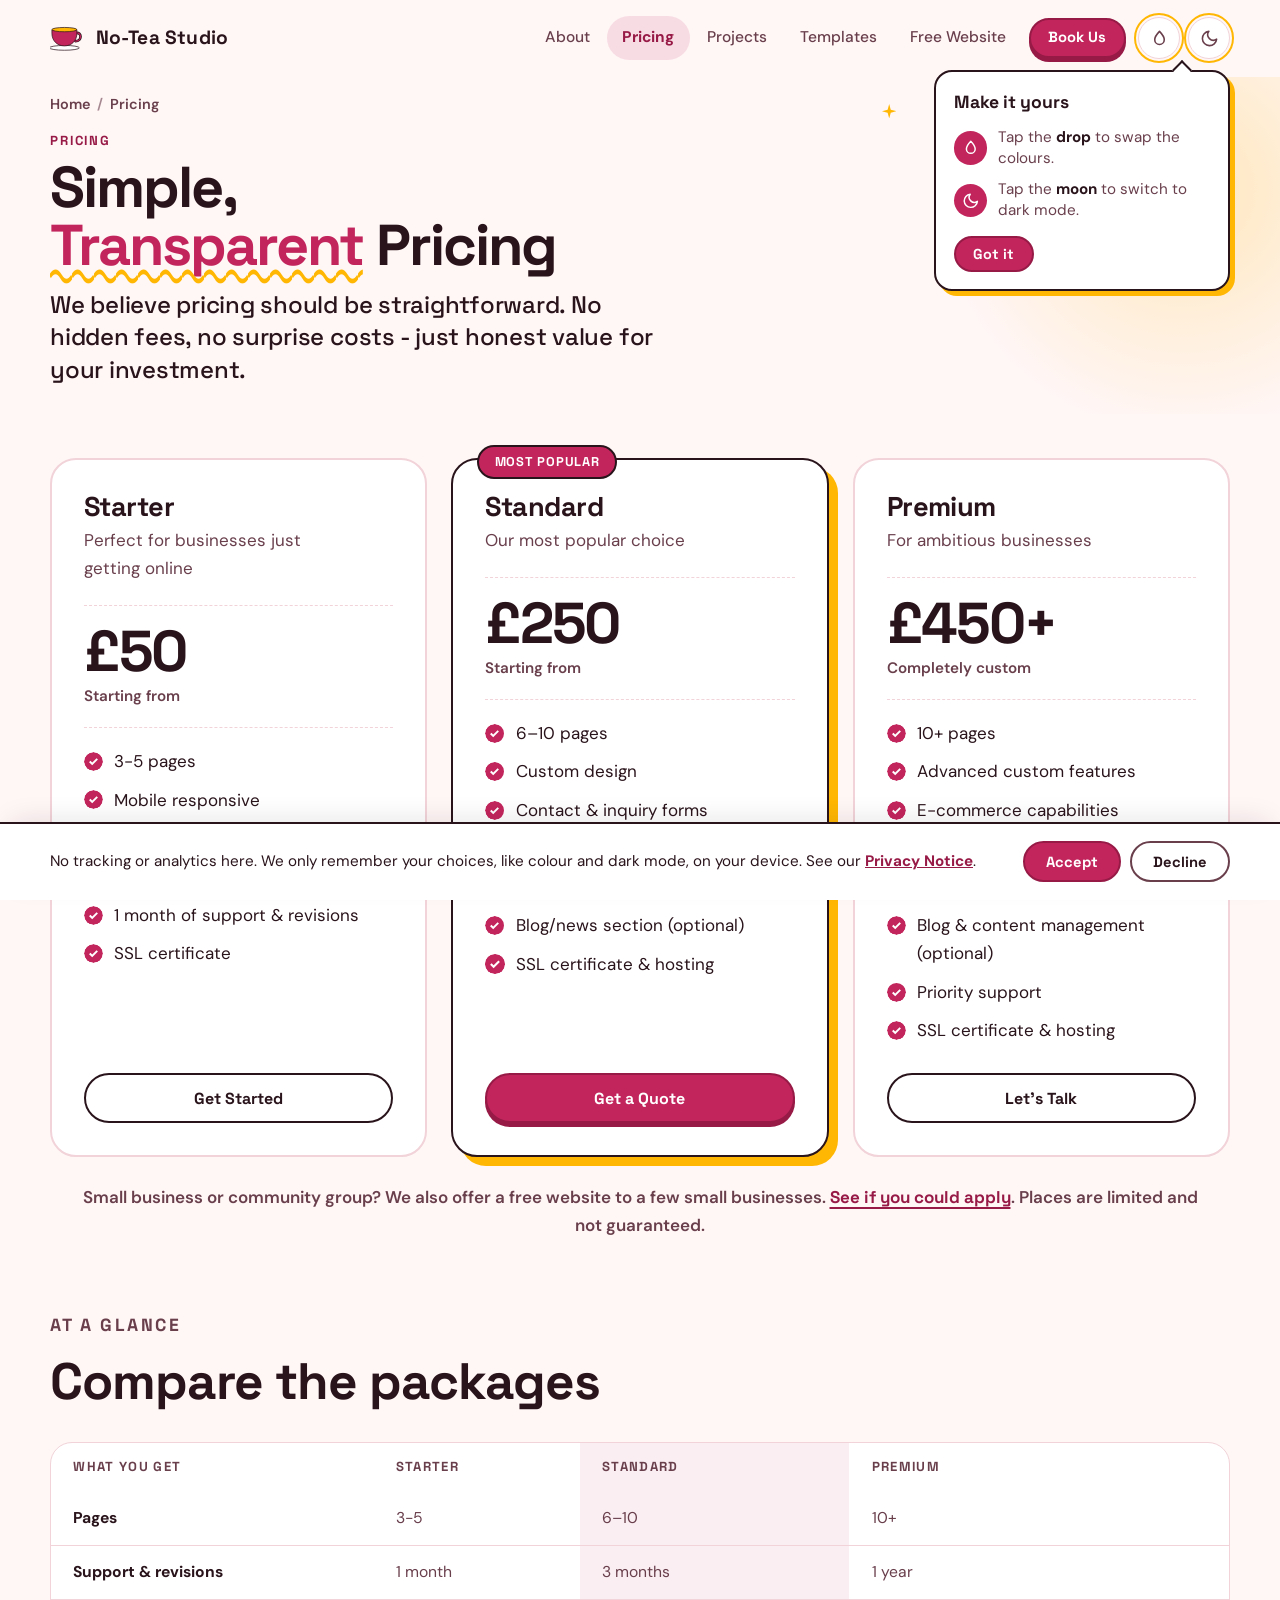
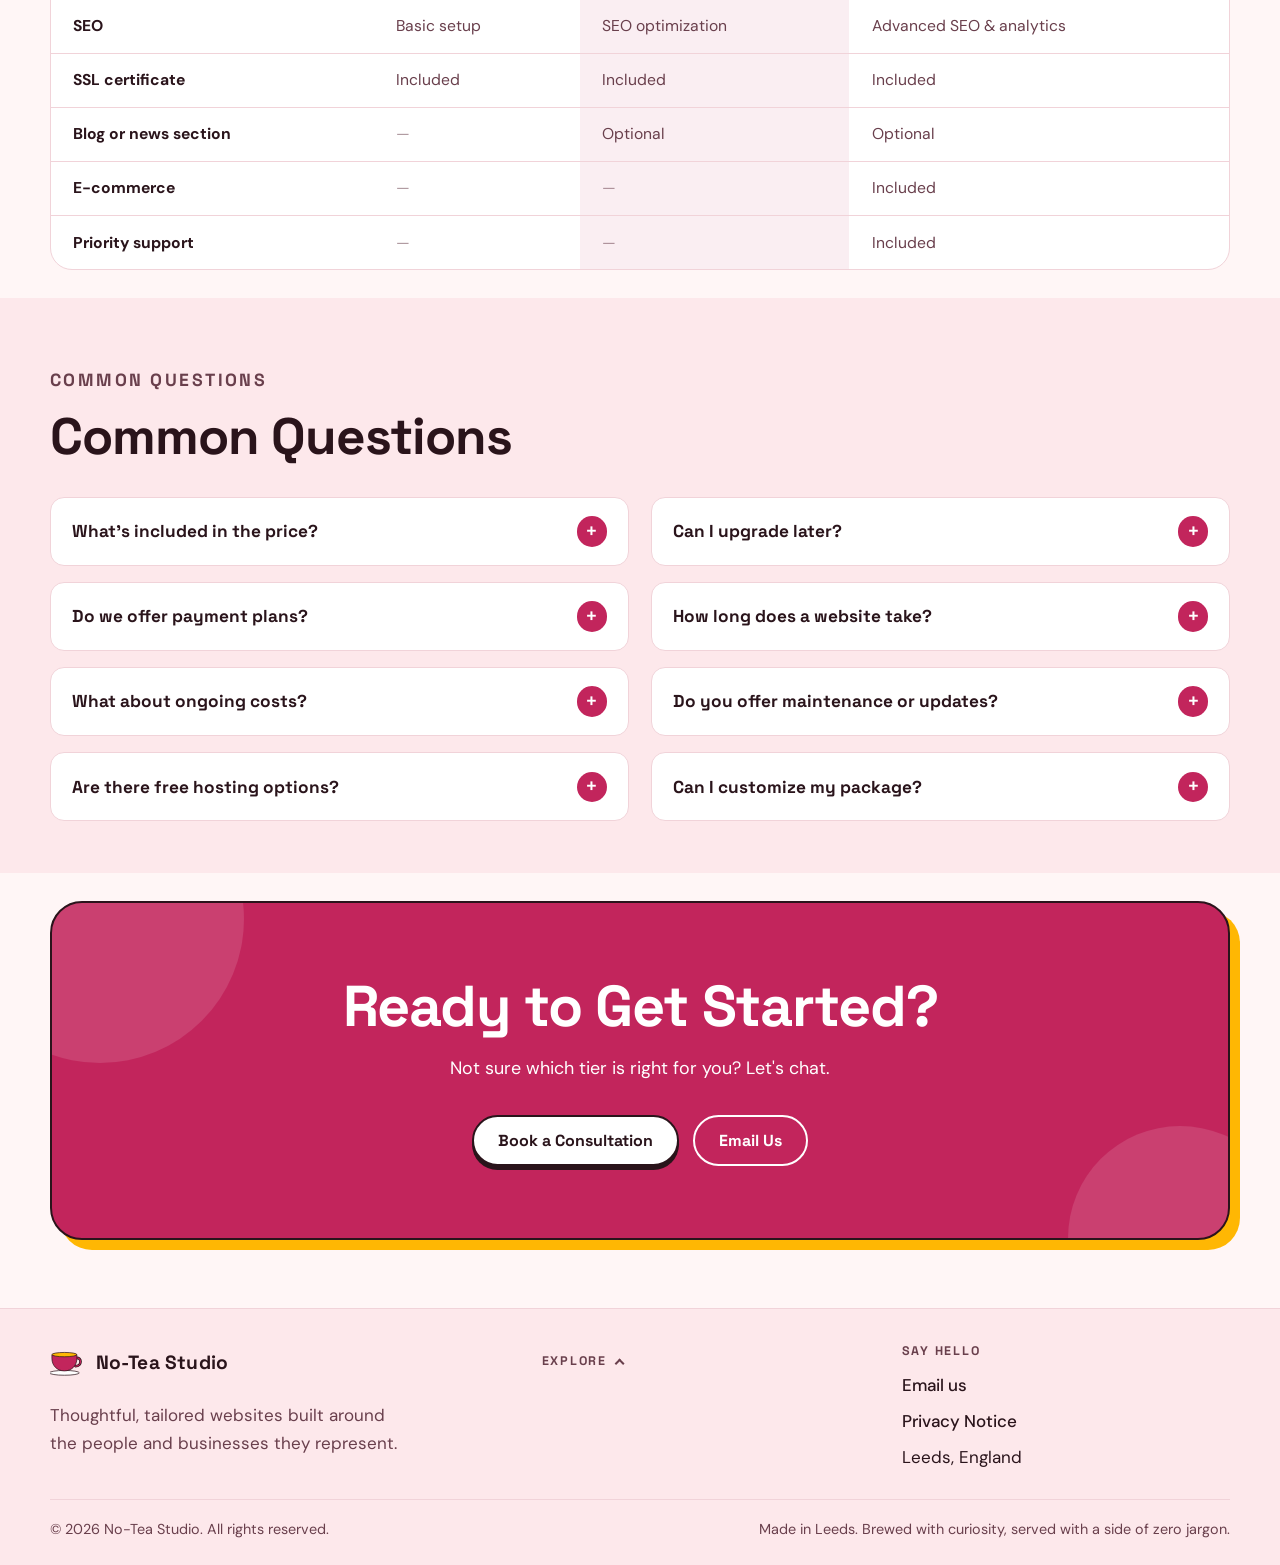
<file: pricing/index.html>
<!DOCTYPE html>
<html lang="en-GB" data-theme="light" data-palette="hibiscus">
<head>
    <meta charset="UTF-8">
    <!-- Sets theme (light/dark) and palette before first paint so there is no flash. Pink (Hibiscus) is the default. -->
    <script>
        (function () {
            var d = document.documentElement;
            var theme = 'light';
            var palette = 'hibiscus';
            try {
                var stored = localStorage.getItem('theme');
                theme = stored || (window.matchMedia && window.matchMedia('(prefers-color-scheme: dark)').matches ? 'dark' : 'light');
                var p = localStorage.getItem('palette');
                // Seasonal palettes: christmas is live. To bring Halloween back next October, add "halloween"
                // to this list and uncomment its button in the palette picker (search for HALLOWEEN).
                if (/^(matcha|builders|earlgrey|signal|christmas|hibiscus)$/.test(p || '')) { palette = p; }
            } catch (e) { }
            d.setAttribute('data-theme', theme);
            d.setAttribute('data-palette', palette);
            d.classList.add('js');
            setTimeout(function () {
                if (!d.classList.contains('js-ready')) { d.classList.remove('js'); }
            }, 5000);
        })();
    </script>
    <meta name="viewport" content="width=device-width, initial-scale=1.0">
    <meta name="color-scheme" content="light dark">
    <meta name="theme-color" content="#fff6f6" media="(prefers-color-scheme: light)">
    <meta name="theme-color" content="#131417" media="(prefers-color-scheme: dark)">

    <!-- Traditional fallback favicon for older browsers -->
    <link rel="shortcut icon" href="/images/favicon.ico">

    <!-- Standard PNG favicons for modern browsers and Google Search -->
    <link rel="icon" type="image/png" sizes="32x32" href="/images/favicon-32x32.png">
    <link rel="icon" type="image/png" sizes="192x192" href="/images/favicon-192x192.png">

    <!-- Apple Touch Icon for iOS devices -->
    <link rel="apple-touch-icon" sizes="180x180" href="/images/apple-touch-icon.png">

    <title>Web Design Pricing from £50 | No-Tea Studio</title>
    <meta name="description" content="Web design pricing from £50. Compare our Starter, Standard and Premium packages, see what&#x27;s included and get a clear quote with no hidden fees.">
    <meta name="author" content="No-Tea Studio">
    <meta name="robots" content="index, follow">
    <link rel="canonical" href="https://noteastudio.co.uk/pricing/">
    <link rel="alternate" hreflang="en-GB" href="https://noteastudio.co.uk/pricing/">
    <link rel="alternate" hreflang="x-default" href="https://noteastudio.co.uk/pricing/">

    <!-- Open Graph / social sharing -->
    <meta property="og:title" content="Web Design Pricing from £50 | No-Tea Studio">
    <meta property="og:description" content="Affordable web design pricing starting at £50. Custom websites tailored to your business.">
    <meta property="og:type" content="website">
    <meta property="og:url" content="https://noteastudio.co.uk/pricing/">
    <meta property="og:site_name" content="No-Tea Studio">
    <meta property="og:locale" content="en_GB">
    <meta property="og:image" content="https://noteastudio.co.uk/images/og-image.png">
    <meta property="og:image:width" content="1200">
    <meta property="og:image:height" content="630">
    <meta property="og:image:alt" content="No-Tea Studio: tailored website design.">
    <meta name="twitter:card" content="summary_large_image">
    <meta name="twitter:title" content="Web Design Pricing from £50 | No-Tea Studio">
    <meta name="twitter:description" content="Affordable web design pricing starting at £50. Custom websites tailored to your business.">
    <meta name="twitter:image" content="https://noteastudio.co.uk/images/og-image.png">
    <meta name="twitter:image:alt" content="No-Tea Studio: tailored website design.">

    <!-- Fonts -->
    <link rel="preconnect" href="https://fonts.googleapis.com">
    <link rel="preconnect" href="https://fonts.gstatic.com" crossorigin>
    <link rel="stylesheet" href="https://fonts.googleapis.com/css2?family=DM+Sans:wght@400;500;700&family=Space+Grotesk:wght@500;600;700&display=swap">
    <link rel="stylesheet" href="/home.css">
    <link rel="stylesheet" href="/pages.css">
    <!-- Structured data -->
    <script type="application/ld+json">
{
    "@context": "https://schema.org",
    "@graph": [
        {
            "@type": "WebPage",
            "@id": "https://noteastudio.co.uk/pricing/#webpage",
            "url": "https://noteastudio.co.uk/pricing/",
            "name": "Pricing",
            "description": "Web design pricing from £50. Compare our Starter, Standard and Premium packages, see what's included and get a clear quote with no hidden fees.",
            "inLanguage": "en-GB",
            "isPartOf": {
                "@id": "https://noteastudio.co.uk/#website"
            },
            "about": {
                "@id": "https://noteastudio.co.uk/#business"
            },
            "breadcrumb": {
                "@id": "https://noteastudio.co.uk/pricing/#breadcrumb"
            },
            "primaryImageOfPage": {
                "@type": "ImageObject",
                "url": "https://noteastudio.co.uk/images/og-image.png",
                "width": 1200,
                "height": 630
            },
            "dateModified": "2026-10-31"
        },
        {
            "@type": "BreadcrumbList",
            "itemListElement": [
                {
                    "@type": "ListItem",
                    "position": 1,
                    "name": "Home",
                    "item": "https://noteastudio.co.uk/"
                },
                {
                    "@type": "ListItem",
                    "position": 2,
                    "name": "Pricing",
                    "item": "https://noteastudio.co.uk/pricing/"
                }
            ],
            "@id": "https://noteastudio.co.uk/pricing/#breadcrumb"
        },
        {
            "@type": "FAQPage",
            "@id": "https://noteastudio.co.uk/pricing/#faq",
            "mainEntity": [
                {
                    "@type": "Question",
                    "name": "What's included in the price?",
                    "acceptedAnswer": {
                        "@type": "Answer",
                        "text": "Our prices include design, development, revisions, SSL certificate, and hosting setup. Additional services like custom photography or e-commerce functionality may have separate costs."
                    }
                },
                {
                    "@type": "Question",
                    "name": "Can I upgrade later?",
                    "acceptedAnswer": {
                        "@type": "Answer",
                        "text": "Absolutely. If you start with a Starter site and want to add more pages or features, we can expand your website. We'll discuss pricing based on what you add."
                    }
                },
                {
                    "@type": "Question",
                    "name": "Do we offer payment plans?",
                    "acceptedAnswer": {
                        "@type": "Answer",
                        "text": "Yes! We're flexible with payment. For projects over £400, we typically offer a 50% deposit upfront and 50% on completion. Let's discuss what works for you."
                    }
                },
                {
                    "@type": "Question",
                    "name": "How long does a website take?",
                    "acceptedAnswer": {
                        "@type": "Answer",
                        "text": "Starter sites typically take 1-2 weeks. Standard sites take 3-5 weeks. Premium projects vary based on complexity. We'll give you a clear timeline before we start."
                    }
                },
                {
                    "@type": "Question",
                    "name": "What about ongoing costs?",
                    "acceptedAnswer": {
                        "@type": "Answer",
                        "text": "We include hosting and SSL for the first 2-3 months, depending on your tier. After that, annual hosting costs are typically £60-£150 depending on your site. We handle renewals for you."
                    }
                },
                {
                    "@type": "Question",
                    "name": "Do you offer maintenance or updates?",
                    "acceptedAnswer": {
                        "@type": "Answer",
                        "text": "We offer a maintenance retainer starting at £50/month for updates, security patches, and technical support. Or you can contact us ad-hoc for specific work."
                    }
                },
                {
                    "@type": "Question",
                    "name": "Are there free hosting options?",
                    "acceptedAnswer": {
                        "@type": "Answer",
                        "text": "Yes! For simpler websites, we can use GitHub Pages or other free hosting platforms. You'd only pay for your domain (~£10-15/year). However, more complex sites with advanced features may require paid hosting (£50-150/year). We'll discuss what's best for your specific needs."
                    }
                },
                {
                    "@type": "Question",
                    "name": "Can I customize my package?",
                    "acceptedAnswer": {
                        "@type": "Answer",
                        "text": "Absolutely. The tiers above are guidelines, not rules. If you need a mix of features from different packages, or have specific requirements, we're happy to create a custom plan. Just get in touch and we'll work out pricing together."
                    }
                }
            ]
        }
    ]
}
    </script>
</head>
<body>
    <a class="skip-link" href="#main">Skip to content</a>
    <div class="progress" aria-hidden="true"><span></span></div>

    <header class="site-header">
        <nav class="nav container" aria-label="Main">
            <a class="brand" href="/" aria-label="No-Tea Studio, home">
                <svg class="brand-mark brand-mark--tea" viewBox="20 44 150 94" aria-hidden="true">
                    <ellipse class="cup-saucer" cx="80" cy="132" rx="62" ry="10" />
                    <path class="cup-handle" d="M128 70c26-4 26 34-2 34" />
                    <path class="cup-handle-in" d="M128 70c26-4 26 34-2 34" />
                    <path class="cup-body" d="M28 56h104v16c0 30-22 52-52 52s-52-22-52-52z" />
                    <ellipse class="cup-tea" cx="80" cy="56" rx="52" ry="9" />
                </svg>
                <svg class="brand-mark brand-mark--pumpkin" viewBox="6 12 148 132" aria-hidden="true">
                    <ellipse class="pk-shadow" cx="80" cy="141" rx="56" ry="7" />
                    <ellipse class="pk-rib pk-rib-o" cx="40" cy="89" rx="30" ry="44" />
                    <ellipse class="pk-rib pk-rib-o" cx="120" cy="89" rx="30" ry="44" />
                    <ellipse class="pk-rib pk-rib-m" cx="58" cy="91" rx="32" ry="48" />
                    <ellipse class="pk-rib pk-rib-m" cx="102" cy="91" rx="32" ry="48" />
                    <ellipse class="pk-rib pk-rib-c" cx="80" cy="92" rx="26" ry="50" />
                    <path class="pk-vine" d="M92 30c10-8 22-4 24 6" />
                    <path class="pk-stem" d="M72 46c-1-14 5-24 14-28l7 7c-5 4-6 10-5 21z" />
                    <g class="pk-face">
                        <path class="pk-eye" d="M46 80l16-14 6 20z" />
                        <path class="pk-eye" d="M114 80l-16-14-6 20z" />
                        <path d="M80 90l-7 12h14z" />
                        <path d="M46 108l12 6 10-8 12 10 12-10 10 8 12-6c-6 18-22 24-34 24s-28-6-34-24z" />
                    </g>
                </svg>
                <svg class="brand-mark brand-mark--tree" viewBox="22 -2 116 144" aria-hidden="true">
                    <ellipse class="xt-shadow" cx="80" cy="141" rx="46" ry="6" />
                    <rect class="xt-trunk" x="68" y="120" width="24" height="19" rx="3" />
                    <path class="xt-tier xt-t3" d="M80 62L135 124Q107.5 134 80 124Q52.5 134 25 124z" />
                    <path class="xt-tier xt-t2" d="M80 36L123 96Q101.5 105 80 96Q58.5 105 37 96z" />
                    <path class="xt-tier xt-t1" d="M80 16L111 68Q95.5 76 80 68Q64.5 76 49 68z" />
                    <path class="xt-string" d="M56 58Q80 70 104 58M48 86Q80 100 112 86" />
                    <circle class="xt-lamp xt-lamp-a" cx="64" cy="61.3" r="3.2" />
                    <circle class="xt-lamp xt-lamp-b" cx="80" cy="64" r="3.2" />
                    <circle class="xt-lamp xt-lamp-a" cx="96" cy="61.3" r="3.2" />
                    <circle class="xt-lamp xt-lamp-b" cx="58" cy="89.7" r="3.2" />
                    <circle class="xt-lamp xt-lamp-a" cx="80" cy="93" r="3.2" />
                    <circle class="xt-lamp xt-lamp-b" cx="102" cy="89.7" r="3.2" />
                    <circle class="xt-bauble xt-bau-r" cx="42" cy="115" r="5.5" />
                    <circle class="xt-bauble xt-bau-g" cx="118" cy="113" r="5.5" />
                    <circle class="xt-bauble xt-bau-b" cx="72" cy="45" r="4.6" />
                    <g class="xt-face">
                        <circle class="xt-eye" cx="65" cy="108" r="4.3" />
                        <circle class="xt-eye" cx="95" cy="108" r="4.3" />
                        <ellipse class="xt-cheek" cx="55" cy="116" rx="5.5" ry="3.4" />
                        <ellipse class="xt-cheek" cx="105" cy="116" rx="5.5" ry="3.4" />
                        <path class="xt-smile" d="M72 114q8 8 16 0" />
                    </g>
                    <path class="xt-star" d="M80.0 0.0L83.3 8.5L92.4 9.0L85.3 14.7L87.6 23.5L80.0 18.6L72.4 23.5L74.7 14.7L67.6 9.0L76.7 8.5z" />
                </svg>
                <span>No-Tea Studio</span>
            </a>

            <div class="nav-panel" id="nav-panel">
                <ul class="nav-links">
                    <li><a href="/about/">About</a></li>
                    <li><a href="/pricing/" aria-current="page">Pricing</a></li>
                    <li><a href="/projects/">Projects</a></li>
                    <li><a href="/templates/">Templates</a></li>
                    <li><a href="/free-website/">Free Website</a></li>
                </ul>
                <a class="btn btn-primary btn-sm nav-cta" href="/bookings/">Book Us</a>
            </div>

            <div class="nav-tools">
                <div class="palette">
                    <button class="tool-btn palette-btn" type="button" aria-haspopup="true" aria-expanded="false" aria-controls="palette-pop" aria-label="Choose a colour palette">
                        <svg viewBox="0 0 24 24" aria-hidden="true"><path d="M12 3s6 6.2 6 10.5A6 6 0 0 1 6 13.5C6 9.2 12 3 12 3z" /></svg>
                    </button>
                    <div class="palette-pop" id="palette-pop" role="radiogroup" aria-label="Colour palette" hidden>
                        <p class="palette-title">Pick your brew</p>
                        <button type="button" role="radio" aria-checked="true" data-palette="hibiscus"><span class="swatch" style="--sw1:#c2255c;--sw2:#ffb703"></span>Hibiscus</button>
                        <button type="button" role="radio" aria-checked="false" data-palette="matcha"><span class="swatch" style="--sw1:#2d6a4f;--sw2:#ff7a45"></span>Matcha</button>
                        <button type="button" role="radio" aria-checked="false" data-palette="builders"><span class="swatch" style="--sw1:#a24a17;--sw2:#f2b134"></span>Builder's Tea</button>
                        <button type="button" role="radio" aria-checked="false" data-palette="earlgrey"><span class="swatch" style="--sw1:#4a52c4;--sw2:#f59fb5"></span>Earl Grey</button>
                        <button type="button" role="radio" aria-checked="false" data-palette="signal"><span class="swatch" style="--sw1:#2b2d42;--sw2:#d90429"></span>Signal</button>
                        <button type="button" role="radio" aria-checked="false" data-palette="christmas"><span class="swatch" style="--sw1:#b91c1c;--sw2:#1f7a45"></span>Christmas</button>
                        <!-- HALLOWEEN (hidden until next October): uncomment this button and add "halloween" to the palette list in the head script to bring it back.
                        <button type="button" role="radio" aria-checked="false" data-palette="halloween"><span class="swatch" style="--sw1:#e8590c;--sw2:#5b21b6"></span>Halloween</button>
                        -->
                    </div>
                </div>

                <button class="theme-toggle" type="button" aria-label="Toggle dark mode">
                    <svg class="icon-sun" viewBox="0 0 24 24">
                        <circle cx="12" cy="12" r="4" />
                        <path d="M12 2v2M12 20v2M4.93 4.93l1.41 1.41M17.66 17.66l1.41 1.41M2 12h2M20 12h2M6.34 17.66l-1.41 1.41M19.07 4.93l-1.41 1.41" />
                    </svg>
                    <svg class="icon-moon" viewBox="0 0 24 24">
                        <path d="M21 12.79A9 9 0 1 1 11.21 3 7 7 0 0 0 21 12.79Z" />
                    </svg>
                </button>

                <button class="tool-btn nav-burger" type="button" aria-expanded="false" aria-controls="nav-panel" aria-label="Open menu"><span></span></button>
            </div>
        </nav>
    </header>

    <main id="main">
        <section class="page-hero" aria-labelledby="page-title">
            <svg class="page-spark a" viewBox="0 0 24 24" aria-hidden="true"><path d="M12 0l2.6 9.4L24 12l-9.4 2.6L12 24l-2.6-9.4L0 12l9.4-2.6z" /></svg>
            <svg class="page-spark b" viewBox="0 0 24 24" aria-hidden="true"><path d="M12 0l2.6 9.4L24 12l-9.4 2.6L12 24l-2.6-9.4L0 12l9.4-2.6z" /></svg>
            <svg class="page-spark c" viewBox="0 0 24 24" aria-hidden="true"><path d="M12 0l2.6 9.4L24 12l-9.4 2.6L12 24l-2.6-9.4L0 12l9.4-2.6z" /></svg>
            <div class="spider" aria-hidden="true"><i class="spider-thread"></i><svg viewBox="0 0 32 30" aria-hidden="true"><path class="sp-leg" d="M11 16L3 10l-2 4M10 20L2 21l-1 5M12 23l-6 6M21 16l8-6 2 4M22 20l8 1 1 5M20 23l6 6" /><ellipse class="sp-body" cx="16" cy="20" rx="6.5" ry="7.5" /><circle class="sp-body" cx="16" cy="11" r="4.2" /><circle class="sp-eye" cx="14.5" cy="10.4" r="1.1" /><circle class="sp-eye" cx="17.5" cy="10.4" r="1.1" /></svg></div>
            <span class="bat bat-a" aria-hidden="true"><svg viewBox="0 0 48 24" aria-hidden="true"><path d="M24 21l-3-7c-2 2-4 1-6-1-3 2-7 1-11 3 0-4 2-8 5-10-3 0-6 1-9 3C3 3 10 0 17 2c3 1 5 2 7 5c2-3 4-4 7-5 7-2 14 1 17 7-3-2-6-3-9-3 3 2 5 6 5 10-4-2-8-1-11-3-2 2-4 3-6 1z" /></svg></span>
            <span class="bat bat-b" aria-hidden="true"><svg viewBox="0 0 48 24" aria-hidden="true"><path d="M24 21l-3-7c-2 2-4 1-6-1-3 2-7 1-11 3 0-4 2-8 5-10-3 0-6 1-9 3C3 3 10 0 17 2c3 1 5 2 7 5c2-3 4-4 7-5 7-2 14 1 17 7-3-2-6-3-9-3 3 2 5 6 5 10-4-2-8-1-11-3-2 2-4 3-6 1z" /></svg></span>
            <span class="bat bat-c" aria-hidden="true"><svg viewBox="0 0 48 24" aria-hidden="true"><path d="M24 21l-3-7c-2 2-4 1-6-1-3 2-7 1-11 3 0-4 2-8 5-10-3 0-6 1-9 3C3 3 10 0 17 2c3 1 5 2 7 5c2-3 4-4 7-5 7-2 14 1 17 7-3-2-6-3-9-3 3 2 5 6 5 10-4-2-8-1-11-3-2 2-4 3-6 1z" /></svg></span>
            <div class="container">
                <nav aria-label="Breadcrumb">
                <ol class="crumbs">
                    <li><a href="/">Home</a></li>
                    <li aria-current="page">Pricing</li>
                </ol>
            </nav>
                <p class="eyebrow">Pricing</p>
                <h1 id="page-title">Simple, <span class="hl">Transparent</span> Pricing</h1>
                <p class="lead">We believe pricing should be straightforward. No hidden fees, no surprise costs - just honest value for your investment.</p>
            </div>
        </section>

        <section class="page-section" aria-label="Packages">
            <div class="container">
                <div class="price-grid">
                    <article class="price-card reveal">
                        <h2>Starter</h2>
                        <p class="price-desc">Perfect for businesses just getting online</p>
                        <div class="price-figure">
                            <span class="price-amount">£50</span>
                            <span class="price-note">Starting from</span>
                        </div>
                        <ul class="price-list">
                            <li>3-5 pages</li>
                            <li>Mobile responsive</li>
                            <li>Contact form</li>
                            <li>Basic SEO setup</li>
                            <li>1 month of support &amp; revisions</li>
                            <li>SSL certificate</li>
                        </ul>
                        <a class="btn btn-ghost" href="/bookings/">Get Started</a>
                    </article>

                    <article class="price-card is-featured reveal">
                        <p class="price-badge">Most Popular</p>
                        <h2>Standard</h2>
                        <p class="price-desc">Our most popular choice</p>
                        <div class="price-figure">
                            <span class="price-amount">£250</span>
                            <span class="price-note">Starting from</span>
                        </div>
                        <ul class="price-list">
                            <li>6&ndash;10 pages</li>
                            <li>Custom design</li>
                            <li>Contact &amp; inquiry forms</li>
                            <li>SEO optimization</li>
                            <li>3 months of support &amp; revisions</li>
                            <li>Blog/news section (optional)</li>
                            <li>SSL certificate &amp; hosting</li>
                        </ul>
                        <a class="btn btn-primary" href="/bookings/">Get a Quote</a>
                    </article>

                    <article class="price-card reveal">
                        <h2>Premium</h2>
                        <p class="price-desc">For ambitious businesses</p>
                        <div class="price-figure">
                            <span class="price-amount">£450+</span>
                            <span class="price-note">Completely custom</span>
                        </div>
                        <ul class="price-list">
                            <li>10+ pages</li>
                            <li>Advanced custom features</li>
                            <li>E-commerce capabilities</li>
                            <li>Advanced SEO &amp; analytics</li>
                            <li>1 year of support &amp; revisions</li>
                            <li>Blog &amp; content management (optional)</li>
                            <li>Priority support</li>
                            <li>SSL certificate &amp; hosting</li>
                        </ul>
                        <a class="btn btn-ghost" href="/bookings/">Let's Talk</a>
                    </article>
                </div>
                <p class="price-aside reveal">Small business or community group? We also offer a free website to a few small businesses. <a class="text-link" href="/free-website/">See if you could apply</a>. Places are limited and not guaranteed.</p>
            </div>
        </section>

        <section class="page-section" aria-labelledby="compare-h">
            <div class="container">
                <div class="section-head reveal">
                    <p class="eyebrow">At a glance</p>
                    <h2 id="compare-h">Compare the packages</h2>
                </div>
                <div class="compare-wrap reveal" tabindex="0" role="region" aria-labelledby="compare-h">
                    <table class="compare">
                        <caption class="visually-hidden">Comparison of the Starter, Standard and Premium packages</caption>
                        <thead>
                            <tr><th scope="col">What you get</th><th scope="col">Starter</th><th scope="col" class="col-pop">Standard</th><th scope="col">Premium</th></tr>
                        </thead>
                        <tbody>
                            <tr><th scope="row">Pages</th><td>3-5</td><td class="col-pop">6&ndash;10</td><td>10+</td></tr>
                            <tr><th scope="row">Support &amp; revisions</th><td>1 month</td><td class="col-pop">3 months</td><td>1 year</td></tr>
                            <tr><th scope="row">SEO</th><td>Basic setup</td><td class="col-pop">SEO optimization</td><td>Advanced SEO &amp; analytics</td></tr>
                            <tr><th scope="row">SSL certificate</th><td>Included</td><td class="col-pop">Included</td><td>Included</td></tr>
                            <tr><th scope="row">Blog or news section</th><td><span class="dash" aria-hidden="true">&mdash;</span><span class="visually-hidden">Not listed</span></td><td class="col-pop">Optional</td><td>Optional</td></tr>
                            <tr><th scope="row">E-commerce</th><td><span class="dash" aria-hidden="true">&mdash;</span><span class="visually-hidden">Not listed</span></td><td class="col-pop"><span class="dash" aria-hidden="true">&mdash;</span><span class="visually-hidden">Not listed</span></td><td>Included</td></tr>
                            <tr><th scope="row">Priority support</th><td><span class="dash" aria-hidden="true">&mdash;</span><span class="visually-hidden">Not listed</span></td><td class="col-pop"><span class="dash" aria-hidden="true">&mdash;</span><span class="visually-hidden">Not listed</span></td><td>Included</td></tr>
                        </tbody>
                    </table>
                </div>
            </div>
        </section>

        <section class="section section-alt" aria-labelledby="faq-h">
            <div class="container">
                <div class="section-head reveal">
                    <p class="eyebrow">Common questions</p>
                    <h2 id="faq-h">Common Questions</h2>
                </div>
                <div class="faq-list reveal">
                    <details name="faq">
                        <summary>What&#x27;s included in the price?</summary>
                        <p>Our prices include design, development, revisions, SSL certificate, and hosting setup. Additional services like custom photography or e-commerce functionality may have separate costs.</p>
                    </details>
                    <details name="faq">
                        <summary>Can I upgrade later?</summary>
                        <p>Absolutely. If you start with a Starter site and want to add more pages or features, we can expand your website. We&#x27;ll discuss pricing based on what you add.</p>
                    </details>
                    <details name="faq">
                        <summary>Do we offer payment plans?</summary>
                        <p>Yes! We&#x27;re flexible with payment. For projects over £400, we typically offer a 50% deposit upfront and 50% on completion. Let&#x27;s discuss what works for you.</p>
                    </details>
                    <details name="faq">
                        <summary>How long does a website take?</summary>
                        <p>Starter sites typically take 1-2 weeks. Standard sites take 3-5 weeks. Premium projects vary based on complexity. We&#x27;ll give you a clear timeline before we start.</p>
                    </details>
                    <details name="faq">
                        <summary>What about ongoing costs?</summary>
                        <p>We include hosting and SSL for the first 2-3 months, depending on your tier. After that, annual hosting costs are typically £60-£150 depending on your site. We handle renewals for you.</p>
                    </details>
                    <details name="faq">
                        <summary>Do you offer maintenance or updates?</summary>
                        <p>We offer a maintenance retainer starting at £50/month for updates, security patches, and technical support. Or you can contact us ad-hoc for specific work.</p>
                    </details>
                    <details name="faq">
                        <summary>Are there free hosting options?</summary>
                        <p>Yes! For simpler websites, we can use GitHub Pages or other free hosting platforms. You&#x27;d only pay for your domain (~£10-15/year). However, more complex sites with advanced features may require paid hosting (£50-150/year). We&#x27;ll discuss what&#x27;s best for your specific needs.</p>
                    </details>
                    <details name="faq">
                        <summary>Can I customize my package?</summary>
                        <p>Absolutely. The tiers above are guidelines, not rules. If you need a mix of features from different packages, or have specific requirements, we&#x27;re happy to create a custom plan. Just get in touch and we&#x27;ll work out pricing together.</p>
                    </details>
                </div>
            </div>
        </section>

        <section class="page-section" aria-labelledby="cta-h">
            <div class="container">
                <div class="cta-band reveal">
                    <h2 id="cta-h">Ready to Get Started?</h2>
                    <p>Not sure which tier is right for you? Let's chat.</p>
                    <div class="cta-actions">
                        <a class="btn btn-light" href="/bookings/">Book a Consultation</a>
                        <a class="btn btn-outline" href="mailto:info@noteastudio.co.uk">Email Us</a>
                    </div>
                </div>
            </div>
        </section>
    </main>

    <footer class="site-footer">
        <div class="container">
            <div class="footer-grid">
                <div class="footer-brand">
                    <a class="brand" href="/" aria-label="No-Tea Studio, home">
                        <svg class="brand-mark brand-mark--tea" viewBox="20 44 150 94" aria-hidden="true">
                    <ellipse class="cup-saucer" cx="80" cy="132" rx="62" ry="10" />
                    <path class="cup-handle" d="M128 70c26-4 26 34-2 34" />
                    <path class="cup-handle-in" d="M128 70c26-4 26 34-2 34" />
                    <path class="cup-body" d="M28 56h104v16c0 30-22 52-52 52s-52-22-52-52z" />
                    <ellipse class="cup-tea" cx="80" cy="56" rx="52" ry="9" />
                </svg>
                <svg class="brand-mark brand-mark--pumpkin" viewBox="6 12 148 132" aria-hidden="true">
                    <ellipse class="pk-shadow" cx="80" cy="141" rx="56" ry="7" />
                    <ellipse class="pk-rib pk-rib-o" cx="40" cy="89" rx="30" ry="44" />
                    <ellipse class="pk-rib pk-rib-o" cx="120" cy="89" rx="30" ry="44" />
                    <ellipse class="pk-rib pk-rib-m" cx="58" cy="91" rx="32" ry="48" />
                    <ellipse class="pk-rib pk-rib-m" cx="102" cy="91" rx="32" ry="48" />
                    <ellipse class="pk-rib pk-rib-c" cx="80" cy="92" rx="26" ry="50" />
                    <path class="pk-vine" d="M92 30c10-8 22-4 24 6" />
                    <path class="pk-stem" d="M72 46c-1-14 5-24 14-28l7 7c-5 4-6 10-5 21z" />
                    <g class="pk-face">
                        <path class="pk-eye" d="M46 80l16-14 6 20z" />
                        <path class="pk-eye" d="M114 80l-16-14-6 20z" />
                        <path d="M80 90l-7 12h14z" />
                        <path d="M46 108l12 6 10-8 12 10 12-10 10 8 12-6c-6 18-22 24-34 24s-28-6-34-24z" />
                    </g>
                </svg>
                <svg class="brand-mark brand-mark--tree" viewBox="22 -2 116 144" aria-hidden="true">
                    <ellipse class="xt-shadow" cx="80" cy="141" rx="46" ry="6" />
                    <rect class="xt-trunk" x="68" y="120" width="24" height="19" rx="3" />
                    <path class="xt-tier xt-t3" d="M80 62L135 124Q107.5 134 80 124Q52.5 134 25 124z" />
                    <path class="xt-tier xt-t2" d="M80 36L123 96Q101.5 105 80 96Q58.5 105 37 96z" />
                    <path class="xt-tier xt-t1" d="M80 16L111 68Q95.5 76 80 68Q64.5 76 49 68z" />
                    <path class="xt-string" d="M56 58Q80 70 104 58M48 86Q80 100 112 86" />
                    <circle class="xt-lamp xt-lamp-a" cx="64" cy="61.3" r="3.2" />
                    <circle class="xt-lamp xt-lamp-b" cx="80" cy="64" r="3.2" />
                    <circle class="xt-lamp xt-lamp-a" cx="96" cy="61.3" r="3.2" />
                    <circle class="xt-lamp xt-lamp-b" cx="58" cy="89.7" r="3.2" />
                    <circle class="xt-lamp xt-lamp-a" cx="80" cy="93" r="3.2" />
                    <circle class="xt-lamp xt-lamp-b" cx="102" cy="89.7" r="3.2" />
                    <circle class="xt-bauble xt-bau-r" cx="42" cy="115" r="5.5" />
                    <circle class="xt-bauble xt-bau-g" cx="118" cy="113" r="5.5" />
                    <circle class="xt-bauble xt-bau-b" cx="72" cy="45" r="4.6" />
                    <g class="xt-face">
                        <circle class="xt-eye" cx="65" cy="108" r="4.3" />
                        <circle class="xt-eye" cx="95" cy="108" r="4.3" />
                        <ellipse class="xt-cheek" cx="55" cy="116" rx="5.5" ry="3.4" />
                        <ellipse class="xt-cheek" cx="105" cy="116" rx="5.5" ry="3.4" />
                        <path class="xt-smile" d="M72 114q8 8 16 0" />
                    </g>
                    <path class="xt-star" d="M80.0 0.0L83.3 8.5L92.4 9.0L85.3 14.7L87.6 23.5L80.0 18.6L72.4 23.5L74.7 14.7L67.6 9.0L76.7 8.5z" />
                </svg>
                        <span>No-Tea Studio</span>
                    </a>
                    <p>Thoughtful, tailored websites built around the people and businesses they represent.</p>
                </div>
                <nav aria-label="Footer">
                    <details class="footer-menu">
                        <summary>Explore</summary>
                    <ul class="footer-links">
                        <li><a href="/about/">About</a></li>
                        <li><a href="/pricing/">Pricing</a></li>
                        <li><a href="/projects/">Projects</a></li>
                        <li><a href="/templates/">Templates</a></li>
                        <li><a href="/free-website/">Free Website</a></li>
                        <li><a href="/bookings/">Book Us</a></li>
                    </ul>
                    </details>
                </nav>
                <div>
                    <h2>Say hello</h2>
                    <ul class="footer-links">
                        <li><a href="mailto:info@noteastudio.co.uk">Email us</a></li>
                        <li><a href="/privacy/">Privacy Notice</a></li>
                        <li>Leeds, England</li>
                    </ul>
                </div>
            </div>
            <div class="footer-base">
                <p>&copy; 2026 No-Tea Studio. All rights reserved.</p>
                <p data-halloween="Made in Leeds. Brewed with curiosity, haunted by zero jargon." data-christmas="Made in Leeds. Wrapped with care, with no jargon left under the tree.">Made in Leeds. Brewed with curiosity, served with a side of zero jargon.</p>
            </div>
        </div>
    </footer>

    <button class="to-top" type="button" aria-label="Back to top">
        <svg viewBox="0 0 24 24" aria-hidden="true"><path d="M12 19V5M5 12l7-7 7 7" /></svg>
    </button>
    <div class="toast" id="toast" role="status" aria-live="polite"></div>

    <script src="/theme-toggle.js"></script>
    <script src="/cookie-consent.js"></script>
    <script src="/home.js"></script>
    <script src="/pages.js"></script>
</body>
</html>
</file>
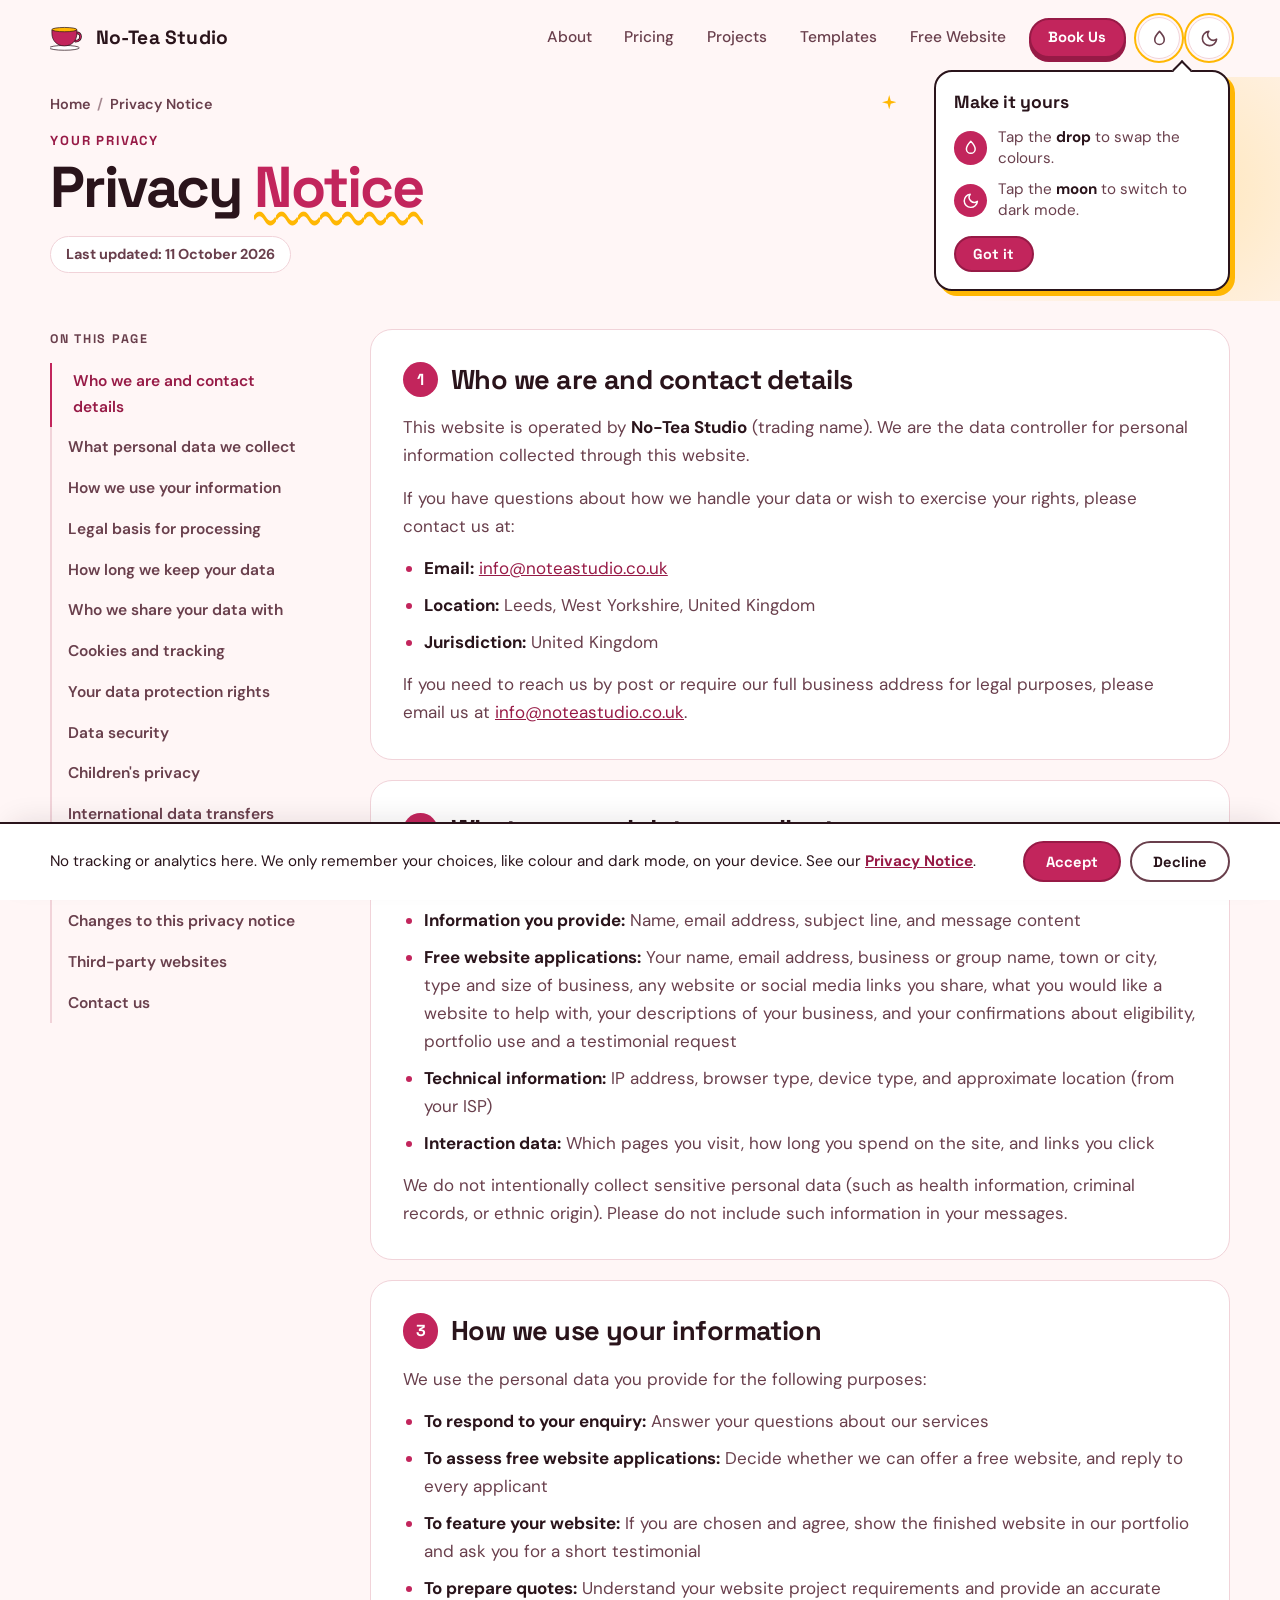
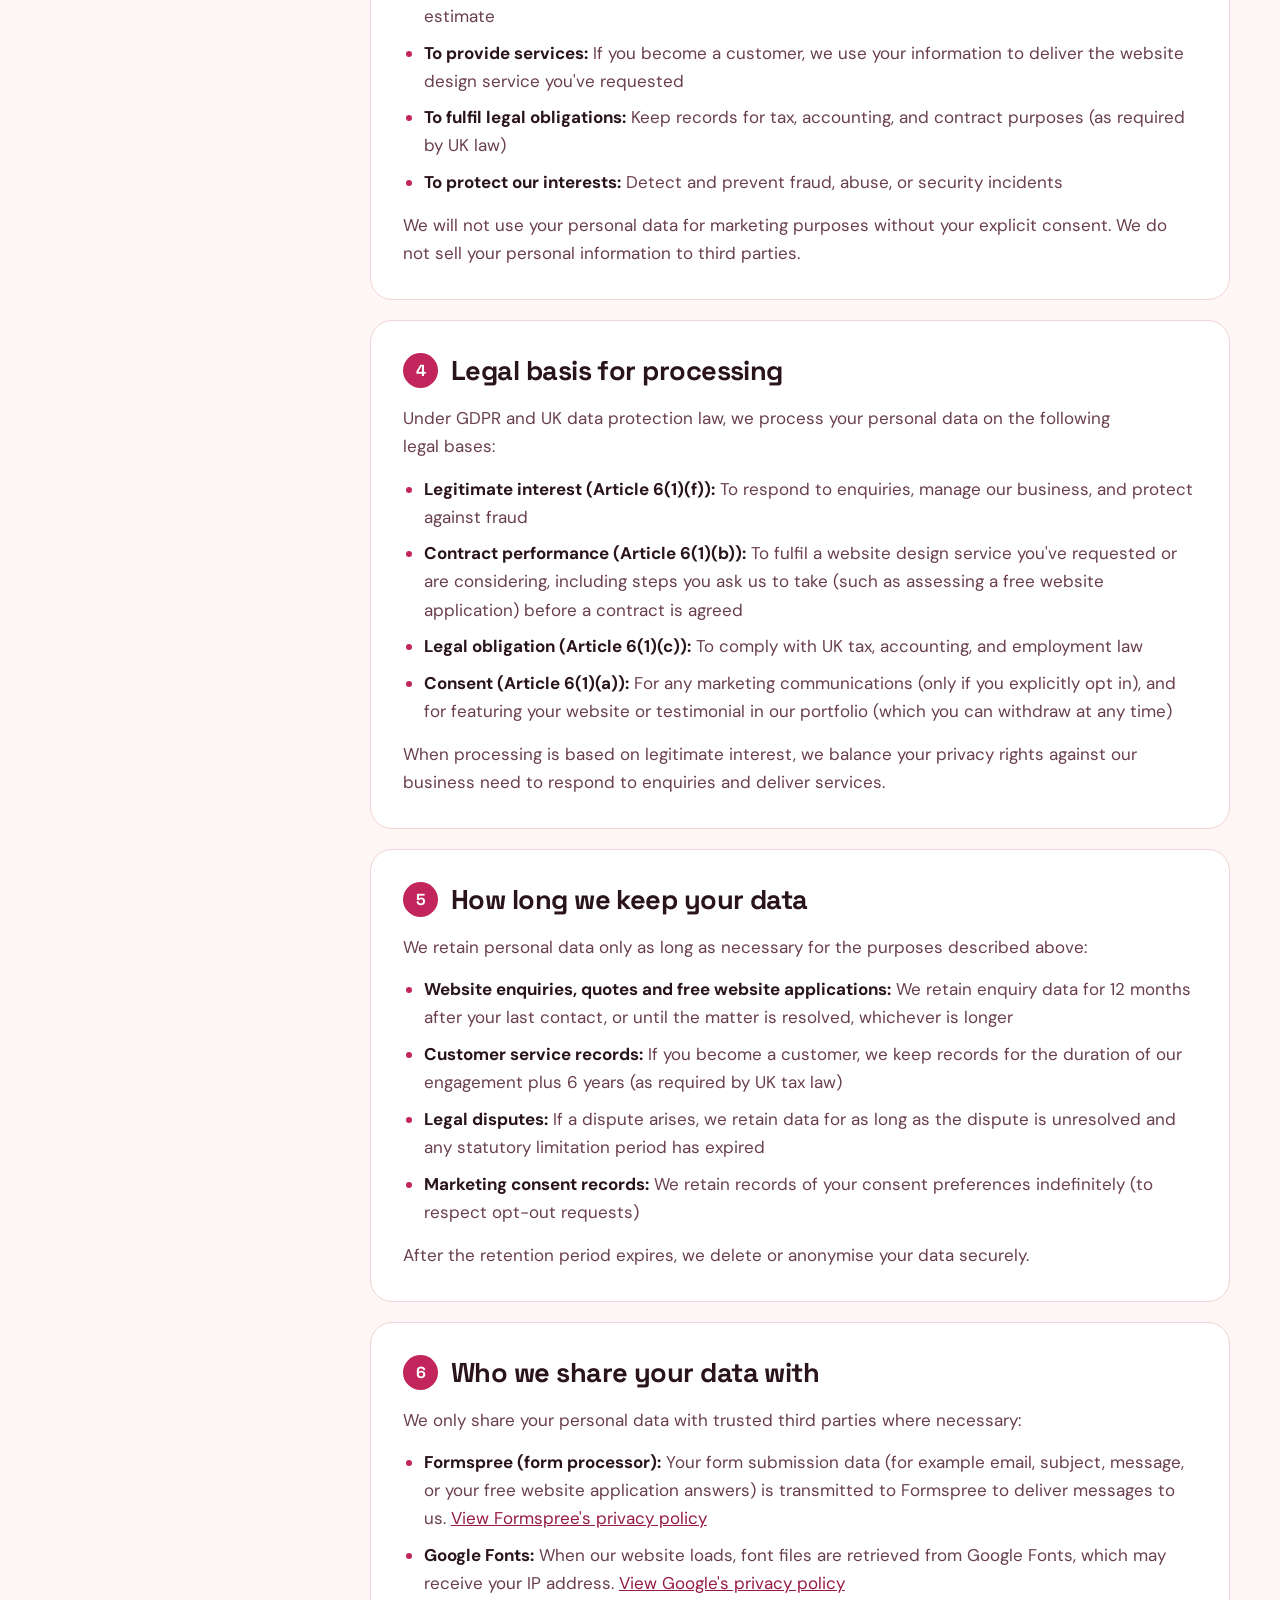
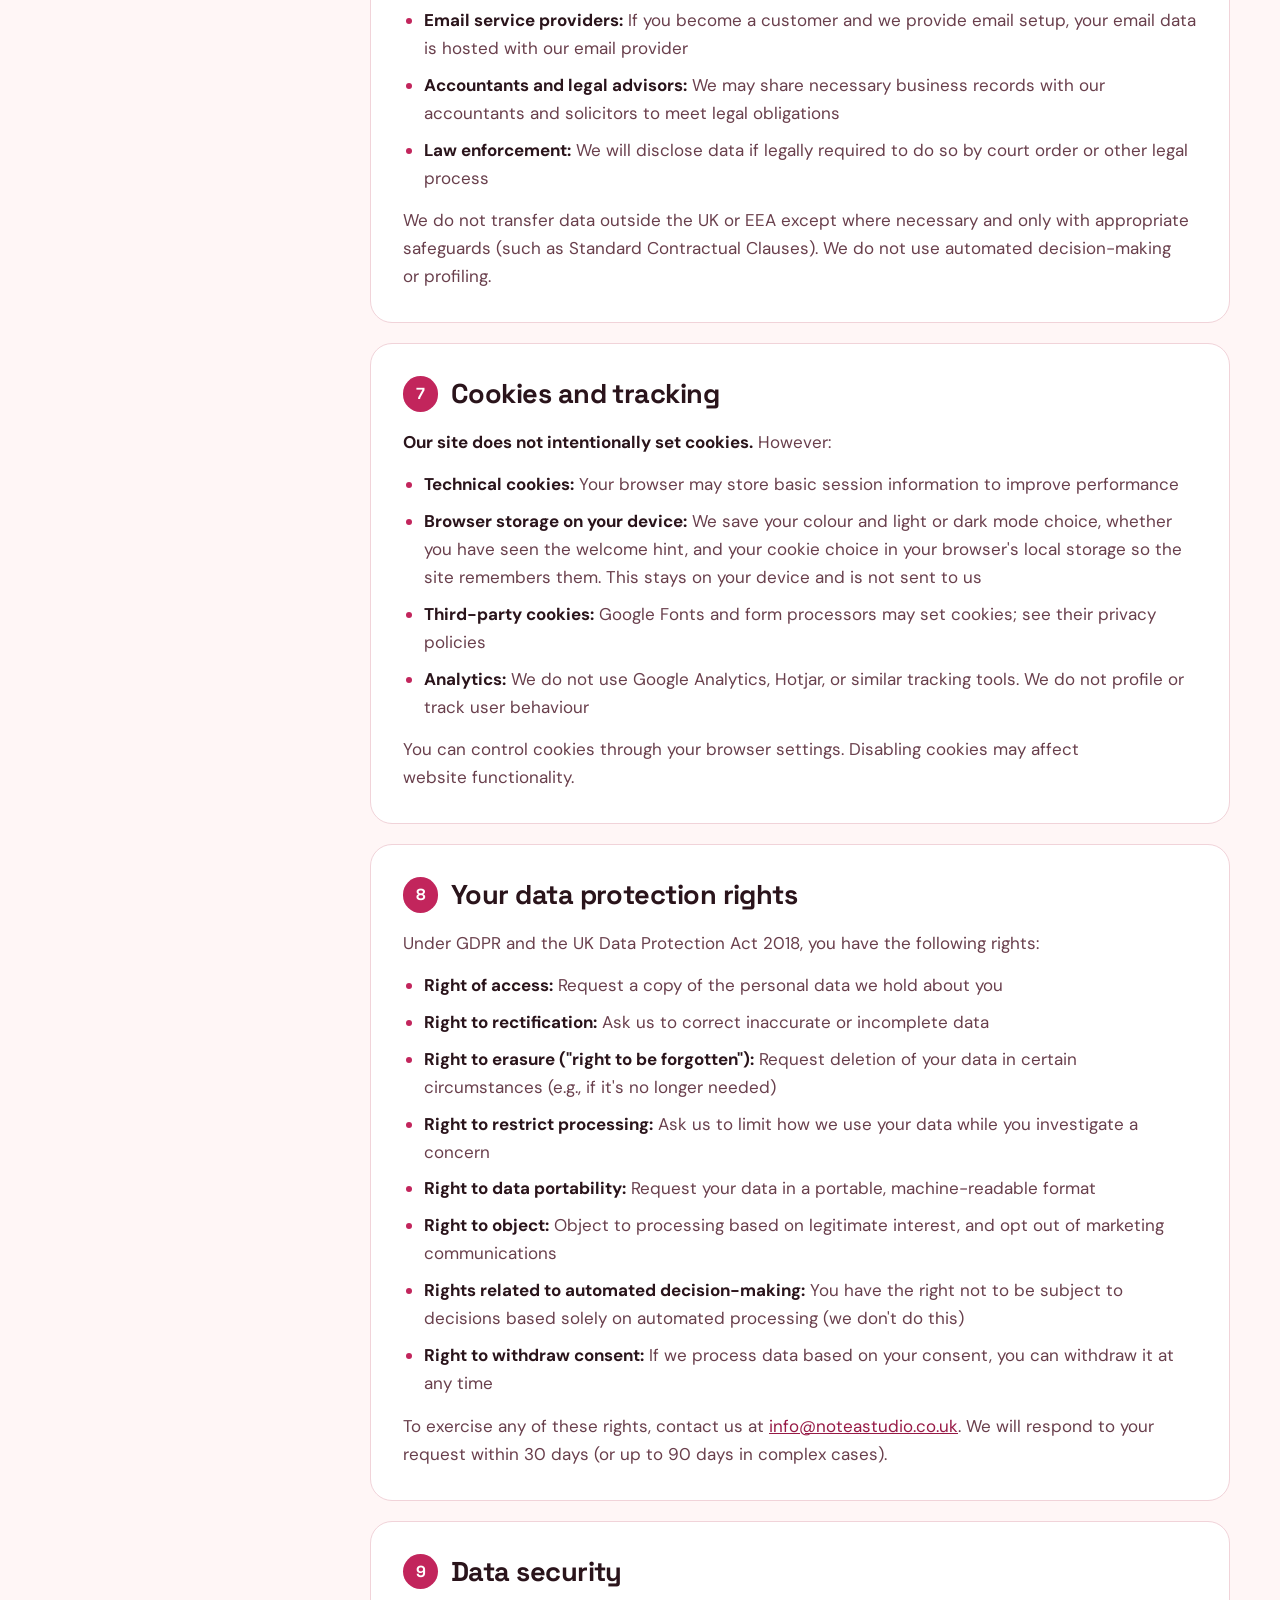
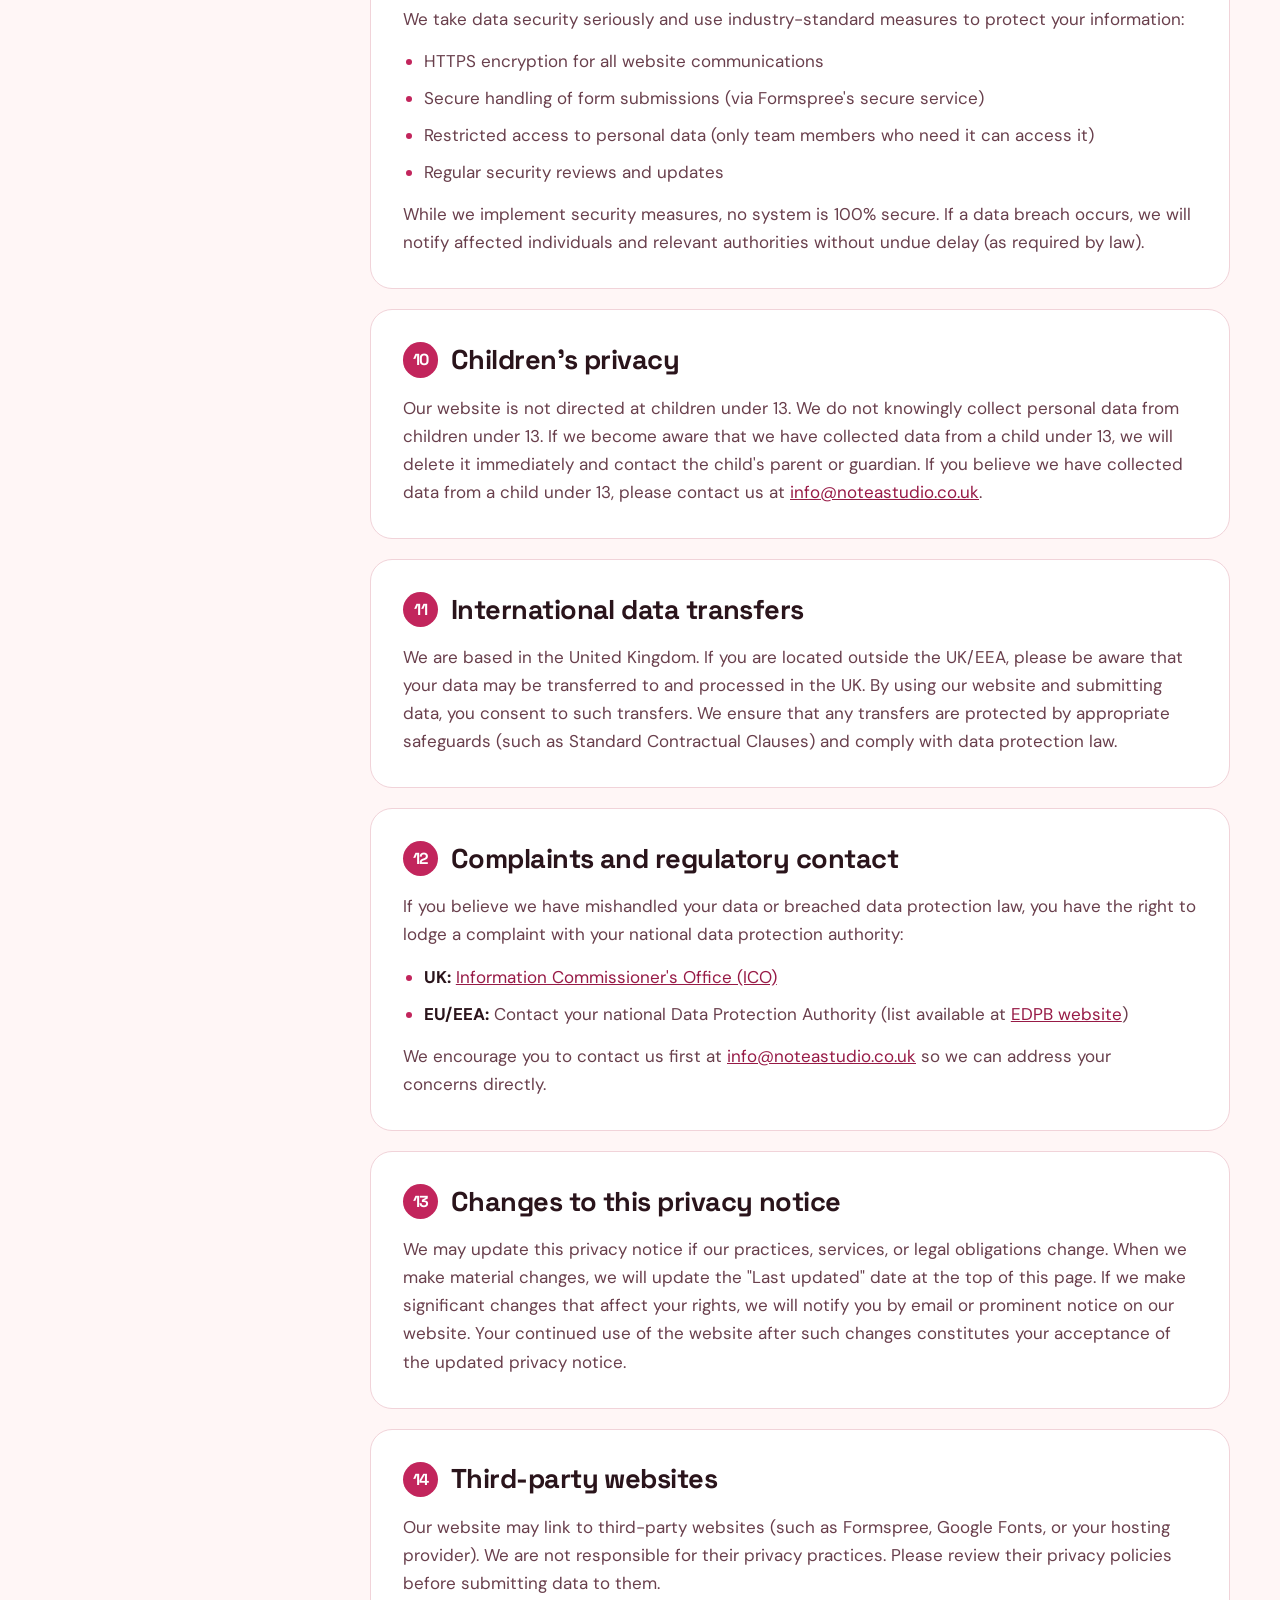
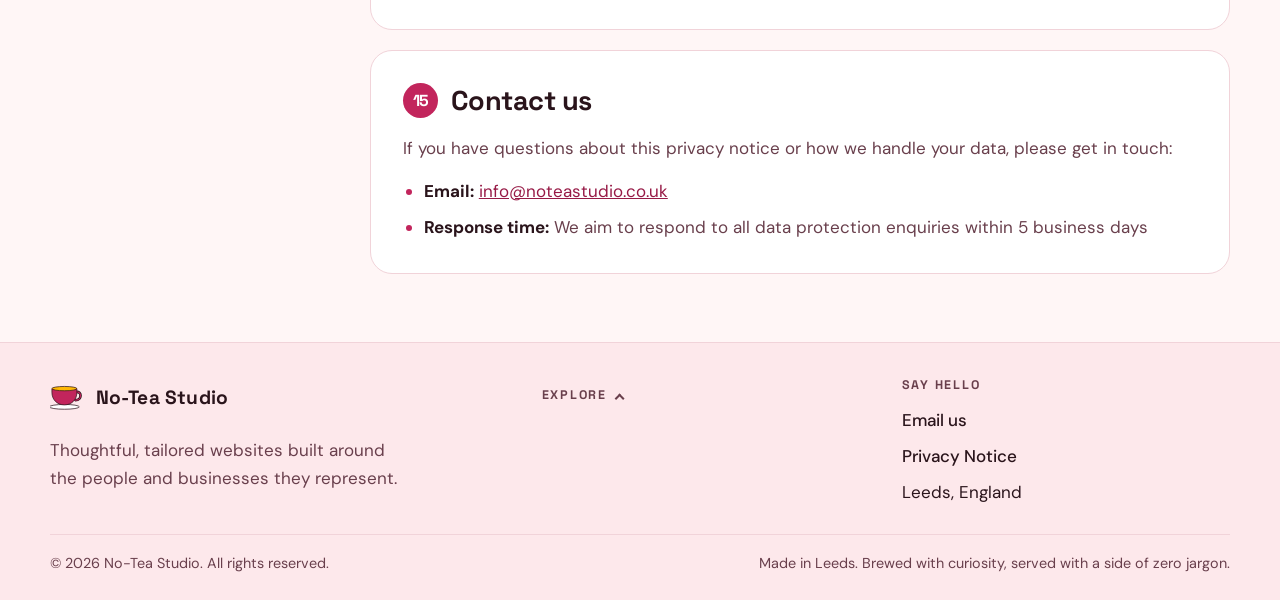
<file: privacy/index.html>
<!DOCTYPE html>
<html lang="en-GB" data-theme="light" data-palette="hibiscus">
<head>
    <meta charset="UTF-8">
    <!-- Sets theme (light/dark) and palette before first paint so there is no flash. Pink (Hibiscus) is the default. -->
    <script>
        (function () {
            var d = document.documentElement;
            var theme = 'light';
            var palette = 'hibiscus';
            try {
                var stored = localStorage.getItem('theme');
                theme = stored || (window.matchMedia && window.matchMedia('(prefers-color-scheme: dark)').matches ? 'dark' : 'light');
                var p = localStorage.getItem('palette');
                // Seasonal palettes: christmas is live. To bring Halloween back next October, add "halloween"
                // to this list and uncomment its button in the palette picker (search for HALLOWEEN).
                if (/^(matcha|builders|earlgrey|signal|christmas|hibiscus)$/.test(p || '')) { palette = p; }
            } catch (e) { }
            d.setAttribute('data-theme', theme);
            d.setAttribute('data-palette', palette);
            d.classList.add('js');
            setTimeout(function () {
                if (!d.classList.contains('js-ready')) { d.classList.remove('js'); }
            }, 5000);
        })();
    </script>
    <meta name="viewport" content="width=device-width, initial-scale=1.0">
    <meta name="color-scheme" content="light dark">
    <meta name="theme-color" content="#fff6f6" media="(prefers-color-scheme: light)">
    <meta name="theme-color" content="#131417" media="(prefers-color-scheme: dark)">

    <!-- Traditional fallback favicon for older browsers -->
    <link rel="shortcut icon" href="/images/favicon.ico">

    <!-- Standard PNG favicons for modern browsers and Google Search -->
    <link rel="icon" type="image/png" sizes="32x32" href="/images/favicon-32x32.png">
    <link rel="icon" type="image/png" sizes="192x192" href="/images/favicon-192x192.png">

    <!-- Apple Touch Icon for iOS devices -->
    <link rel="apple-touch-icon" sizes="180x180" href="/images/apple-touch-icon.png">

    <title>Privacy Notice | No-Tea Studio</title>
    <meta name="description" content="No-Tea Studio&#x27;s privacy notice explains how we handle your personal data, GDPR compliance, cookies, and your rights under UK and EU data protection laws.">
    <meta name="author" content="No-Tea Studio">
    <meta name="robots" content="noindex, follow">
    <link rel="canonical" href="https://noteastudio.co.uk/privacy/">

    <!-- Open Graph / social sharing -->
    <meta property="og:title" content="Privacy Notice | No-Tea Studio">
    <meta property="og:description" content="Learn how No-Tea Studio protects your personal data and complies with GDPR and UK data protection regulations.">
    <meta property="og:type" content="website">
    <meta property="og:url" content="https://noteastudio.co.uk/privacy/">
    <meta property="og:site_name" content="No-Tea Studio">
    <meta property="og:locale" content="en_GB">
    <meta property="og:image" content="https://noteastudio.co.uk/images/og-image.png">
    <meta property="og:image:width" content="1200">
    <meta property="og:image:height" content="630">
    <meta property="og:image:alt" content="No-Tea Studio: tailored website design.">
    <meta name="twitter:card" content="summary_large_image">
    <meta name="twitter:title" content="Privacy Notice | No-Tea Studio">
    <meta name="twitter:description" content="Learn how No-Tea Studio protects your personal data and complies with GDPR and UK data protection regulations.">
    <meta name="twitter:image" content="https://noteastudio.co.uk/images/og-image.png">
    <meta name="twitter:image:alt" content="No-Tea Studio: tailored website design.">

    <!-- Fonts -->
    <link rel="preconnect" href="https://fonts.googleapis.com">
    <link rel="preconnect" href="https://fonts.gstatic.com" crossorigin>
    <link rel="stylesheet" href="https://fonts.googleapis.com/css2?family=DM+Sans:wght@400;500;700&family=Space+Grotesk:wght@500;600;700&display=swap">
    <link rel="stylesheet" href="/home.css">
    <link rel="stylesheet" href="/pages.css">
</head>
<body>
    <a class="skip-link" href="#main">Skip to content</a>
    <div class="progress" aria-hidden="true"><span></span></div>

    <header class="site-header">
        <nav class="nav container" aria-label="Main">
            <a class="brand" href="/" aria-label="No-Tea Studio, home">
                <svg class="brand-mark brand-mark--tea" viewBox="20 44 150 94" aria-hidden="true">
                    <ellipse class="cup-saucer" cx="80" cy="132" rx="62" ry="10" />
                    <path class="cup-handle" d="M128 70c26-4 26 34-2 34" />
                    <path class="cup-handle-in" d="M128 70c26-4 26 34-2 34" />
                    <path class="cup-body" d="M28 56h104v16c0 30-22 52-52 52s-52-22-52-52z" />
                    <ellipse class="cup-tea" cx="80" cy="56" rx="52" ry="9" />
                </svg>
                <svg class="brand-mark brand-mark--pumpkin" viewBox="6 12 148 132" aria-hidden="true">
                    <ellipse class="pk-shadow" cx="80" cy="141" rx="56" ry="7" />
                    <ellipse class="pk-rib pk-rib-o" cx="40" cy="89" rx="30" ry="44" />
                    <ellipse class="pk-rib pk-rib-o" cx="120" cy="89" rx="30" ry="44" />
                    <ellipse class="pk-rib pk-rib-m" cx="58" cy="91" rx="32" ry="48" />
                    <ellipse class="pk-rib pk-rib-m" cx="102" cy="91" rx="32" ry="48" />
                    <ellipse class="pk-rib pk-rib-c" cx="80" cy="92" rx="26" ry="50" />
                    <path class="pk-vine" d="M92 30c10-8 22-4 24 6" />
                    <path class="pk-stem" d="M72 46c-1-14 5-24 14-28l7 7c-5 4-6 10-5 21z" />
                    <g class="pk-face">
                        <path class="pk-eye" d="M46 80l16-14 6 20z" />
                        <path class="pk-eye" d="M114 80l-16-14-6 20z" />
                        <path d="M80 90l-7 12h14z" />
                        <path d="M46 108l12 6 10-8 12 10 12-10 10 8 12-6c-6 18-22 24-34 24s-28-6-34-24z" />
                    </g>
                </svg>
                <svg class="brand-mark brand-mark--tree" viewBox="22 -2 116 144" aria-hidden="true">
                    <ellipse class="xt-shadow" cx="80" cy="141" rx="46" ry="6" />
                    <rect class="xt-trunk" x="68" y="120" width="24" height="19" rx="3" />
                    <path class="xt-tier xt-t3" d="M80 62L135 124Q107.5 134 80 124Q52.5 134 25 124z" />
                    <path class="xt-tier xt-t2" d="M80 36L123 96Q101.5 105 80 96Q58.5 105 37 96z" />
                    <path class="xt-tier xt-t1" d="M80 16L111 68Q95.5 76 80 68Q64.5 76 49 68z" />
                    <path class="xt-string" d="M56 58Q80 70 104 58M48 86Q80 100 112 86" />
                    <circle class="xt-lamp xt-lamp-a" cx="64" cy="61.3" r="3.2" />
                    <circle class="xt-lamp xt-lamp-b" cx="80" cy="64" r="3.2" />
                    <circle class="xt-lamp xt-lamp-a" cx="96" cy="61.3" r="3.2" />
                    <circle class="xt-lamp xt-lamp-b" cx="58" cy="89.7" r="3.2" />
                    <circle class="xt-lamp xt-lamp-a" cx="80" cy="93" r="3.2" />
                    <circle class="xt-lamp xt-lamp-b" cx="102" cy="89.7" r="3.2" />
                    <circle class="xt-bauble xt-bau-r" cx="42" cy="115" r="5.5" />
                    <circle class="xt-bauble xt-bau-g" cx="118" cy="113" r="5.5" />
                    <circle class="xt-bauble xt-bau-b" cx="72" cy="45" r="4.6" />
                    <g class="xt-face">
                        <circle class="xt-eye" cx="65" cy="108" r="4.3" />
                        <circle class="xt-eye" cx="95" cy="108" r="4.3" />
                        <ellipse class="xt-cheek" cx="55" cy="116" rx="5.5" ry="3.4" />
                        <ellipse class="xt-cheek" cx="105" cy="116" rx="5.5" ry="3.4" />
                        <path class="xt-smile" d="M72 114q8 8 16 0" />
                    </g>
                    <path class="xt-star" d="M80.0 0.0L83.3 8.5L92.4 9.0L85.3 14.7L87.6 23.5L80.0 18.6L72.4 23.5L74.7 14.7L67.6 9.0L76.7 8.5z" />
                </svg>
                <span>No-Tea Studio</span>
            </a>

            <div class="nav-panel" id="nav-panel">
                <ul class="nav-links">
                    <li><a href="/about/">About</a></li>
                    <li><a href="/pricing/">Pricing</a></li>
                    <li><a href="/projects/">Projects</a></li>
                    <li><a href="/templates/">Templates</a></li>
                    <li><a href="/free-website/">Free Website</a></li>
                </ul>
                <a class="btn btn-primary btn-sm nav-cta" href="/bookings/">Book Us</a>
            </div>

            <div class="nav-tools">
                <div class="palette">
                    <button class="tool-btn palette-btn" type="button" aria-haspopup="true" aria-expanded="false" aria-controls="palette-pop" aria-label="Choose a colour palette">
                        <svg viewBox="0 0 24 24" aria-hidden="true"><path d="M12 3s6 6.2 6 10.5A6 6 0 0 1 6 13.5C6 9.2 12 3 12 3z" /></svg>
                    </button>
                    <div class="palette-pop" id="palette-pop" role="radiogroup" aria-label="Colour palette" hidden>
                        <p class="palette-title">Pick your brew</p>
                        <button type="button" role="radio" aria-checked="true" data-palette="hibiscus"><span class="swatch" style="--sw1:#c2255c;--sw2:#ffb703"></span>Hibiscus</button>
                        <button type="button" role="radio" aria-checked="false" data-palette="matcha"><span class="swatch" style="--sw1:#2d6a4f;--sw2:#ff7a45"></span>Matcha</button>
                        <button type="button" role="radio" aria-checked="false" data-palette="builders"><span class="swatch" style="--sw1:#a24a17;--sw2:#f2b134"></span>Builder's Tea</button>
                        <button type="button" role="radio" aria-checked="false" data-palette="earlgrey"><span class="swatch" style="--sw1:#4a52c4;--sw2:#f59fb5"></span>Earl Grey</button>
                        <button type="button" role="radio" aria-checked="false" data-palette="signal"><span class="swatch" style="--sw1:#2b2d42;--sw2:#d90429"></span>Signal</button>
                        <button type="button" role="radio" aria-checked="false" data-palette="christmas"><span class="swatch" style="--sw1:#b91c1c;--sw2:#1f7a45"></span>Christmas</button>
                        <!-- HALLOWEEN (hidden until next October): uncomment this button and add "halloween" to the palette list in the head script to bring it back.
                        <button type="button" role="radio" aria-checked="false" data-palette="halloween"><span class="swatch" style="--sw1:#e8590c;--sw2:#5b21b6"></span>Halloween</button>
                        -->
                    </div>
                </div>

                <button class="theme-toggle" type="button" aria-label="Toggle dark mode">
                    <svg class="icon-sun" viewBox="0 0 24 24">
                        <circle cx="12" cy="12" r="4" />
                        <path d="M12 2v2M12 20v2M4.93 4.93l1.41 1.41M17.66 17.66l1.41 1.41M2 12h2M20 12h2M6.34 17.66l-1.41 1.41M19.07 4.93l-1.41 1.41" />
                    </svg>
                    <svg class="icon-moon" viewBox="0 0 24 24">
                        <path d="M21 12.79A9 9 0 1 1 11.21 3 7 7 0 0 0 21 12.79Z" />
                    </svg>
                </button>

                <button class="tool-btn nav-burger" type="button" aria-expanded="false" aria-controls="nav-panel" aria-label="Open menu"><span></span></button>
            </div>
        </nav>
    </header>

    <main id="main">
        <section class="page-hero" aria-labelledby="page-title">
            <svg class="page-spark a" viewBox="0 0 24 24" aria-hidden="true"><path d="M12 0l2.6 9.4L24 12l-9.4 2.6L12 24l-2.6-9.4L0 12l9.4-2.6z" /></svg>
            <svg class="page-spark b" viewBox="0 0 24 24" aria-hidden="true"><path d="M12 0l2.6 9.4L24 12l-9.4 2.6L12 24l-2.6-9.4L0 12l9.4-2.6z" /></svg>
            <svg class="page-spark c" viewBox="0 0 24 24" aria-hidden="true"><path d="M12 0l2.6 9.4L24 12l-9.4 2.6L12 24l-2.6-9.4L0 12l9.4-2.6z" /></svg>
            <div class="spider" aria-hidden="true"><i class="spider-thread"></i><svg viewBox="0 0 32 30" aria-hidden="true"><path class="sp-leg" d="M11 16L3 10l-2 4M10 20L2 21l-1 5M12 23l-6 6M21 16l8-6 2 4M22 20l8 1 1 5M20 23l6 6" /><ellipse class="sp-body" cx="16" cy="20" rx="6.5" ry="7.5" /><circle class="sp-body" cx="16" cy="11" r="4.2" /><circle class="sp-eye" cx="14.5" cy="10.4" r="1.1" /><circle class="sp-eye" cx="17.5" cy="10.4" r="1.1" /></svg></div>
            <span class="bat bat-a" aria-hidden="true"><svg viewBox="0 0 48 24" aria-hidden="true"><path d="M24 21l-3-7c-2 2-4 1-6-1-3 2-7 1-11 3 0-4 2-8 5-10-3 0-6 1-9 3C3 3 10 0 17 2c3 1 5 2 7 5c2-3 4-4 7-5 7-2 14 1 17 7-3-2-6-3-9-3 3 2 5 6 5 10-4-2-8-1-11-3-2 2-4 3-6 1z" /></svg></span>
            <span class="bat bat-b" aria-hidden="true"><svg viewBox="0 0 48 24" aria-hidden="true"><path d="M24 21l-3-7c-2 2-4 1-6-1-3 2-7 1-11 3 0-4 2-8 5-10-3 0-6 1-9 3C3 3 10 0 17 2c3 1 5 2 7 5c2-3 4-4 7-5 7-2 14 1 17 7-3-2-6-3-9-3 3 2 5 6 5 10-4-2-8-1-11-3-2 2-4 3-6 1z" /></svg></span>
            <span class="bat bat-c" aria-hidden="true"><svg viewBox="0 0 48 24" aria-hidden="true"><path d="M24 21l-3-7c-2 2-4 1-6-1-3 2-7 1-11 3 0-4 2-8 5-10-3 0-6 1-9 3C3 3 10 0 17 2c3 1 5 2 7 5c2-3 4-4 7-5 7-2 14 1 17 7-3-2-6-3-9-3 3 2 5 6 5 10-4-2-8-1-11-3-2 2-4 3-6 1z" /></svg></span>
            <div class="container">
                <nav aria-label="Breadcrumb">
                <ol class="crumbs">
                    <li><a href="/">Home</a></li>
                    <li aria-current="page">Privacy Notice</li>
                </ol>
            </nav>
                <p class="eyebrow">Your privacy</p>
                <h1 id="page-title">Privacy <span class="hl">Notice</span></h1>
                <p class="legal-updated">Last updated: 11 October 2026</p>
            </div>
        </section>

        <div class="container page-section">
            <div class="legal-layout">
                <aside class="rail" aria-label="On this page">
                    <p class="rail-title">On this page</p>
                    <ol>
                        <li><a href="#who-we-are-and-contact-details">Who we are and contact details</a></li>
                        <li><a href="#what-personal-data-we-collect">What personal data we collect</a></li>
                        <li><a href="#how-we-use-your-information">How we use your information</a></li>
                        <li><a href="#legal-basis-for-processing">Legal basis for processing</a></li>
                        <li><a href="#how-long-we-keep-your-data">How long we keep your data</a></li>
                        <li><a href="#who-we-share-your-data-with">Who we share your data with</a></li>
                        <li><a href="#cookies-and-tracking">Cookies and tracking</a></li>
                        <li><a href="#your-data-protection-rights">Your data protection rights</a></li>
                        <li><a href="#data-security">Data security</a></li>
                        <li><a href="#childrens-privacy">Children's privacy</a></li>
                        <li><a href="#international-data-transfers">International data transfers</a></li>
                        <li><a href="#complaints-and-regulatory-contact">Complaints and regulatory contact</a></li>
                        <li><a href="#changes-to-this-privacy-notice">Changes to this privacy notice</a></li>
                        <li><a href="#third-party-websites">Third-party websites</a></li>
                        <li><a href="#contact-us">Contact us</a></li>
                    </ol>
                </aside>
                <div class="legal-body">
                    <section class="legal-section" id="who-we-are-and-contact-details" aria-labelledby="who-we-are-and-contact-details-h">
                        <h2 id="who-we-are-and-contact-details-h">Who we are and contact details</h2>
            <p>This website is operated by <strong>No-Tea Studio</strong> (trading name). We are the data controller for personal information collected through this website.</p>
            <p>If you have questions about how we handle your data or wish to exercise your rights, please contact us at:</p>
            <ul>
                <li><strong>Email:</strong> <a href="mailto:info@noteastudio.co.uk">info@noteastudio.co.uk</a></li>
                <li><strong>Location:</strong> Leeds, West Yorkshire, United Kingdom</li>
                <li><strong>Jurisdiction:</strong> United Kingdom</li>
            </ul>
            <p>If you need to reach us by post or require our full business address for legal purposes, please email us at <a href="mailto:info@noteastudio.co.uk">info@noteastudio.co.uk</a>.</p>
                    </section>
                    <section class="legal-section" id="what-personal-data-we-collect" aria-labelledby="what-personal-data-we-collect-h">
                        <h2 id="what-personal-data-we-collect-h">What personal data we collect</h2>
            <p>When you contact us, request a website design quote or apply for a free website, we collect:</p>
            <ul>
                <li><strong>Information you provide:</strong> Name, email address, subject line, and message content</li>
                <li><strong>Free website applications:</strong> Your name, email address, business or group name, town or city, type and size of business, any website or social media links you share, what you would like a website to help with, your descriptions of your business, and your confirmations about eligibility, portfolio use and a testimonial request</li>
                <li><strong>Technical information:</strong> IP address, browser type, device type, and approximate location (from your ISP)</li>
                <li><strong>Interaction data:</strong> Which pages you visit, how long you spend on the site, and links you click</li>
            </ul>
            <p>We do not intentionally collect sensitive personal data (such as health information, criminal records, or ethnic origin). Please do not include such information in your messages.</p>
                    </section>
                    <section class="legal-section" id="how-we-use-your-information" aria-labelledby="how-we-use-your-information-h">
                        <h2 id="how-we-use-your-information-h">How we use your information</h2>
            <p>We use the personal data you provide for the following purposes:</p>
            <ul>
                <li><strong>To respond to your enquiry:</strong> Answer your questions about our services</li>
                <li><strong>To assess free website applications:</strong> Decide whether we can offer a free website, and reply to every applicant</li>
                <li><strong>To feature your website:</strong> If you are chosen and agree, show the finished website in our portfolio and ask you for a short testimonial</li>
                <li><strong>To prepare quotes:</strong> Understand your website project requirements and provide an accurate estimate</li>
                <li><strong>To provide services:</strong> If you become a customer, we use your information to deliver the website design service you've requested</li>
                <li><strong>To fulfil legal obligations:</strong> Keep records for tax, accounting, and contract purposes (as required by UK law)</li>
                <li><strong>To protect our interests:</strong> Detect and prevent fraud, abuse, or security incidents</li>
            </ul>
            <p>We will not use your personal data for marketing purposes without your explicit consent. We do not sell your personal information to third parties.</p>
                    </section>
                    <section class="legal-section" id="legal-basis-for-processing" aria-labelledby="legal-basis-for-processing-h">
                        <h2 id="legal-basis-for-processing-h">Legal basis for processing</h2>
            <p>Under GDPR and UK data protection law, we process your personal data on the following legal bases:</p>
            <ul>
                <li><strong>Legitimate interest (Article 6(1)(f)):</strong> To respond to enquiries, manage our business, and protect against fraud</li>
                <li><strong>Contract performance (Article 6(1)(b)):</strong> To fulfil a website design service you've requested or are considering, including steps you ask us to take (such as assessing a free website application) before a contract is agreed</li>
                <li><strong>Legal obligation (Article 6(1)(c)):</strong> To comply with UK tax, accounting, and employment law</li>
                <li><strong>Consent (Article 6(1)(a)):</strong> For any marketing communications (only if you explicitly opt in), and for featuring your website or testimonial in our portfolio (which you can withdraw at any time)</li>
            </ul>
            <p>When processing is based on legitimate interest, we balance your privacy rights against our business need to respond to enquiries and deliver services.</p>
                    </section>
                    <section class="legal-section" id="how-long-we-keep-your-data" aria-labelledby="how-long-we-keep-your-data-h">
                        <h2 id="how-long-we-keep-your-data-h">How long we keep your data</h2>
            <p>We retain personal data only as long as necessary for the purposes described above:</p>
            <ul>
                <li><strong>Website enquiries, quotes and free website applications:</strong> We retain enquiry data for 12 months after your last contact, or until the matter is resolved, whichever is longer</li>
                <li><strong>Customer service records:</strong> If you become a customer, we keep records for the duration of our engagement plus 6 years (as required by UK tax law)</li>
                <li><strong>Legal disputes:</strong> If a dispute arises, we retain data for as long as the dispute is unresolved and any statutory limitation period has expired</li>
                <li><strong>Marketing consent records:</strong> We retain records of your consent preferences indefinitely (to respect opt-out requests)</li>
            </ul>
            <p>After the retention period expires, we delete or anonymise your data securely.</p>
                    </section>
                    <section class="legal-section" id="who-we-share-your-data-with" aria-labelledby="who-we-share-your-data-with-h">
                        <h2 id="who-we-share-your-data-with-h">Who we share your data with</h2>
            <p>We only share your personal data with trusted third parties where necessary:</p>
            <ul>
                <li><strong>Formspree (form processor):</strong> Your form submission data (for example email, subject, message, or your free website application answers) is transmitted to Formspree to deliver messages to us. <a href="https://formspree.io/legal/privacy-policy/" target="_blank" rel="noopener noreferrer">View Formspree's privacy policy</a></li>
                <li><strong>Google Fonts:</strong> When our website loads, font files are retrieved from Google Fonts, which may receive your IP address. <a href="https://policies.google.com/privacy" target="_blank" rel="noopener noreferrer">View Google's privacy policy</a></li>
                <li><strong>Email service providers:</strong> If you become a customer and we provide email setup, your email data is hosted with our email provider</li>
                <li><strong>Accountants and legal advisors:</strong> We may share necessary business records with our accountants and solicitors to meet legal obligations</li>
                <li><strong>Law enforcement:</strong> We will disclose data if legally required to do so by court order or other legal process</li>
            </ul>
            <p>We do not transfer data outside the UK or EEA except where necessary and only with appropriate safeguards (such as Standard Contractual Clauses). We do not use automated decision-making or profiling.</p>
                    </section>
                    <section class="legal-section" id="cookies-and-tracking" aria-labelledby="cookies-and-tracking-h">
                        <h2 id="cookies-and-tracking-h">Cookies and tracking</h2>
            <p><strong>Our site does not intentionally set cookies.</strong> However:</p>
            <ul>
                <li><strong>Technical cookies:</strong> Your browser may store basic session information to improve performance</li>
                <li><strong>Browser storage on your device:</strong> We save your colour and light or dark mode choice, whether you have seen the welcome hint, and your cookie choice in your browser's local storage so the site remembers them. This stays on your device and is not sent to us</li>
                <li><strong>Third-party cookies:</strong> Google Fonts and form processors may set cookies; see their privacy policies</li>
                <li><strong>Analytics:</strong> We do not use Google Analytics, Hotjar, or similar tracking tools. We do not profile or track user behaviour</li>
            </ul>
            <p>You can control cookies through your browser settings. Disabling cookies may affect website functionality.</p>
                    </section>
                    <section class="legal-section" id="your-data-protection-rights" aria-labelledby="your-data-protection-rights-h">
                        <h2 id="your-data-protection-rights-h">Your data protection rights</h2>
            <p>Under GDPR and the UK Data Protection Act 2018, you have the following rights:</p>
            <ul>
                <li><strong>Right of access:</strong> Request a copy of the personal data we hold about you</li>
                <li><strong>Right to rectification:</strong> Ask us to correct inaccurate or incomplete data</li>
                <li><strong>Right to erasure ("right to be forgotten"):</strong> Request deletion of your data in certain circumstances (e.g., if it's no longer needed)</li>
                <li><strong>Right to restrict processing:</strong> Ask us to limit how we use your data while you investigate a concern</li>
                <li><strong>Right to data portability:</strong> Request your data in a portable, machine-readable format</li>
                <li><strong>Right to object:</strong> Object to processing based on legitimate interest, and opt out of marketing communications</li>
                <li><strong>Rights related to automated decision-making:</strong> You have the right not to be subject to decisions based solely on automated processing (we don't do this)</li>
                <li><strong>Right to withdraw consent:</strong> If we process data based on your consent, you can withdraw it at any time</li>
            </ul>
            <p>To exercise any of these rights, contact us at <a href="mailto:info@noteastudio.co.uk">info@noteastudio.co.uk</a>. We will respond to your request within 30 days (or up to 90 days in complex cases).</p>
                    </section>
                    <section class="legal-section" id="data-security" aria-labelledby="data-security-h">
                        <h2 id="data-security-h">Data security</h2>
            <p>We take data security seriously and use industry-standard measures to protect your information:</p>
            <ul>
                <li>HTTPS encryption for all website communications</li>
                <li>Secure handling of form submissions (via Formspree's secure service)</li>
                <li>Restricted access to personal data (only team members who need it can access it)</li>
                <li>Regular security reviews and updates</li>
            </ul>
            <p>While we implement security measures, no system is 100% secure. If a data breach occurs, we will notify affected individuals and relevant authorities without undue delay (as required by law).</p>
                    </section>
                    <section class="legal-section" id="childrens-privacy" aria-labelledby="childrens-privacy-h">
                        <h2 id="childrens-privacy-h">Children's privacy</h2>
            <p>Our website is not directed at children under 13. We do not knowingly collect personal data from children under 13. If we become aware that we have collected data from a child under 13, we will delete it immediately and contact the child's parent or guardian. If you believe we have collected data from a child under 13, please contact us at <a href="mailto:info@noteastudio.co.uk">info@noteastudio.co.uk</a>.</p>
                    </section>
                    <section class="legal-section" id="international-data-transfers" aria-labelledby="international-data-transfers-h">
                        <h2 id="international-data-transfers-h">International data transfers</h2>
            <p>We are based in the United Kingdom. If you are located outside the UK/EEA, please be aware that your data may be transferred to and processed in the UK. By using our website and submitting data, you consent to such transfers. We ensure that any transfers are protected by appropriate safeguards (such as Standard Contractual Clauses) and comply with data protection law.</p>
                    </section>
                    <section class="legal-section" id="complaints-and-regulatory-contact" aria-labelledby="complaints-and-regulatory-contact-h">
                        <h2 id="complaints-and-regulatory-contact-h">Complaints and regulatory contact</h2>
            <p>If you believe we have mishandled your data or breached data protection law, you have the right to lodge a complaint with your national data protection authority:</p>
            <ul>
                <li><strong>UK:</strong> <a href="https://ico.org.uk/make-a-complaint/" target="_blank" rel="noopener noreferrer">Information Commissioner's Office (ICO)</a></li>
                <li><strong>EU/EEA:</strong> Contact your national Data Protection Authority (list available at <a href="https://edpb.ec.europa.eu/about-edpb/about-edpb_en" target="_blank" rel="noopener noreferrer">EDPB website</a>)</li>
            </ul>
            <p>We encourage you to contact us first at <a href="mailto:info@noteastudio.co.uk">info@noteastudio.co.uk</a> so we can address your concerns directly.</p>
                    </section>
                    <section class="legal-section" id="changes-to-this-privacy-notice" aria-labelledby="changes-to-this-privacy-notice-h">
                        <h2 id="changes-to-this-privacy-notice-h">Changes to this privacy notice</h2>
            <p>We may update this privacy notice if our practices, services, or legal obligations change. When we make material changes, we will update the "Last updated" date at the top of this page. If we make significant changes that affect your rights, we will notify you by email or prominent notice on our website. Your continued use of the website after such changes constitutes your acceptance of the updated privacy notice.</p>
                    </section>
                    <section class="legal-section" id="third-party-websites" aria-labelledby="third-party-websites-h">
                        <h2 id="third-party-websites-h">Third-party websites</h2>
            <p>Our website may link to third-party websites (such as Formspree, Google Fonts, or your hosting provider). We are not responsible for their privacy practices. Please review their privacy policies before submitting data to them.</p>
                    </section>
                    <section class="legal-section" id="contact-us" aria-labelledby="contact-us-h">
                        <h2 id="contact-us-h">Contact us</h2>
            <p>If you have questions about this privacy notice or how we handle your data, please get in touch:</p>
            <ul>
                <li><strong>Email:</strong> <a href="mailto:info@noteastudio.co.uk">info@noteastudio.co.uk</a></li>
                <li><strong>Response time:</strong> We aim to respond to all data protection enquiries within 5 business days</li>
            </ul>
                    </section>
                </div>
            </div>
        </div>
    </main>

    <footer class="site-footer">
        <div class="container">
            <div class="footer-grid">
                <div class="footer-brand">
                    <a class="brand" href="/" aria-label="No-Tea Studio, home">
                        <svg class="brand-mark brand-mark--tea" viewBox="20 44 150 94" aria-hidden="true">
                    <ellipse class="cup-saucer" cx="80" cy="132" rx="62" ry="10" />
                    <path class="cup-handle" d="M128 70c26-4 26 34-2 34" />
                    <path class="cup-handle-in" d="M128 70c26-4 26 34-2 34" />
                    <path class="cup-body" d="M28 56h104v16c0 30-22 52-52 52s-52-22-52-52z" />
                    <ellipse class="cup-tea" cx="80" cy="56" rx="52" ry="9" />
                </svg>
                <svg class="brand-mark brand-mark--pumpkin" viewBox="6 12 148 132" aria-hidden="true">
                    <ellipse class="pk-shadow" cx="80" cy="141" rx="56" ry="7" />
                    <ellipse class="pk-rib pk-rib-o" cx="40" cy="89" rx="30" ry="44" />
                    <ellipse class="pk-rib pk-rib-o" cx="120" cy="89" rx="30" ry="44" />
                    <ellipse class="pk-rib pk-rib-m" cx="58" cy="91" rx="32" ry="48" />
                    <ellipse class="pk-rib pk-rib-m" cx="102" cy="91" rx="32" ry="48" />
                    <ellipse class="pk-rib pk-rib-c" cx="80" cy="92" rx="26" ry="50" />
                    <path class="pk-vine" d="M92 30c10-8 22-4 24 6" />
                    <path class="pk-stem" d="M72 46c-1-14 5-24 14-28l7 7c-5 4-6 10-5 21z" />
                    <g class="pk-face">
                        <path class="pk-eye" d="M46 80l16-14 6 20z" />
                        <path class="pk-eye" d="M114 80l-16-14-6 20z" />
                        <path d="M80 90l-7 12h14z" />
                        <path d="M46 108l12 6 10-8 12 10 12-10 10 8 12-6c-6 18-22 24-34 24s-28-6-34-24z" />
                    </g>
                </svg>
                <svg class="brand-mark brand-mark--tree" viewBox="22 -2 116 144" aria-hidden="true">
                    <ellipse class="xt-shadow" cx="80" cy="141" rx="46" ry="6" />
                    <rect class="xt-trunk" x="68" y="120" width="24" height="19" rx="3" />
                    <path class="xt-tier xt-t3" d="M80 62L135 124Q107.5 134 80 124Q52.5 134 25 124z" />
                    <path class="xt-tier xt-t2" d="M80 36L123 96Q101.5 105 80 96Q58.5 105 37 96z" />
                    <path class="xt-tier xt-t1" d="M80 16L111 68Q95.5 76 80 68Q64.5 76 49 68z" />
                    <path class="xt-string" d="M56 58Q80 70 104 58M48 86Q80 100 112 86" />
                    <circle class="xt-lamp xt-lamp-a" cx="64" cy="61.3" r="3.2" />
                    <circle class="xt-lamp xt-lamp-b" cx="80" cy="64" r="3.2" />
                    <circle class="xt-lamp xt-lamp-a" cx="96" cy="61.3" r="3.2" />
                    <circle class="xt-lamp xt-lamp-b" cx="58" cy="89.7" r="3.2" />
                    <circle class="xt-lamp xt-lamp-a" cx="80" cy="93" r="3.2" />
                    <circle class="xt-lamp xt-lamp-b" cx="102" cy="89.7" r="3.2" />
                    <circle class="xt-bauble xt-bau-r" cx="42" cy="115" r="5.5" />
                    <circle class="xt-bauble xt-bau-g" cx="118" cy="113" r="5.5" />
                    <circle class="xt-bauble xt-bau-b" cx="72" cy="45" r="4.6" />
                    <g class="xt-face">
                        <circle class="xt-eye" cx="65" cy="108" r="4.3" />
                        <circle class="xt-eye" cx="95" cy="108" r="4.3" />
                        <ellipse class="xt-cheek" cx="55" cy="116" rx="5.5" ry="3.4" />
                        <ellipse class="xt-cheek" cx="105" cy="116" rx="5.5" ry="3.4" />
                        <path class="xt-smile" d="M72 114q8 8 16 0" />
                    </g>
                    <path class="xt-star" d="M80.0 0.0L83.3 8.5L92.4 9.0L85.3 14.7L87.6 23.5L80.0 18.6L72.4 23.5L74.7 14.7L67.6 9.0L76.7 8.5z" />
                </svg>
                        <span>No-Tea Studio</span>
                    </a>
                    <p>Thoughtful, tailored websites built around the people and businesses they represent.</p>
                </div>
                <nav aria-label="Footer">
                    <details class="footer-menu">
                        <summary>Explore</summary>
                    <ul class="footer-links">
                        <li><a href="/about/">About</a></li>
                        <li><a href="/pricing/">Pricing</a></li>
                        <li><a href="/projects/">Projects</a></li>
                        <li><a href="/templates/">Templates</a></li>
                        <li><a href="/free-website/">Free Website</a></li>
                        <li><a href="/bookings/">Book Us</a></li>
                    </ul>
                    </details>
                </nav>
                <div>
                    <h2>Say hello</h2>
                    <ul class="footer-links">
                        <li><a href="mailto:info@noteastudio.co.uk">Email us</a></li>
                        <li><a href="/privacy/">Privacy Notice</a></li>
                        <li>Leeds, England</li>
                    </ul>
                </div>
            </div>
            <div class="footer-base">
                <p>&copy; 2026 No-Tea Studio. All rights reserved.</p>
                <p data-halloween="Made in Leeds. Brewed with curiosity, haunted by zero jargon." data-christmas="Made in Leeds. Wrapped with care, with no jargon left under the tree.">Made in Leeds. Brewed with curiosity, served with a side of zero jargon.</p>
            </div>
        </div>
    </footer>

    <button class="to-top" type="button" aria-label="Back to top">
        <svg viewBox="0 0 24 24" aria-hidden="true"><path d="M12 19V5M5 12l7-7 7 7" /></svg>
    </button>
    <div class="toast" id="toast" role="status" aria-live="polite"></div>

    <script src="/theme-toggle.js"></script>
    <script src="/cookie-consent.js"></script>
    <script src="/home.js"></script>
    <script src="/pages.js"></script>
</body>
</html>
</file>
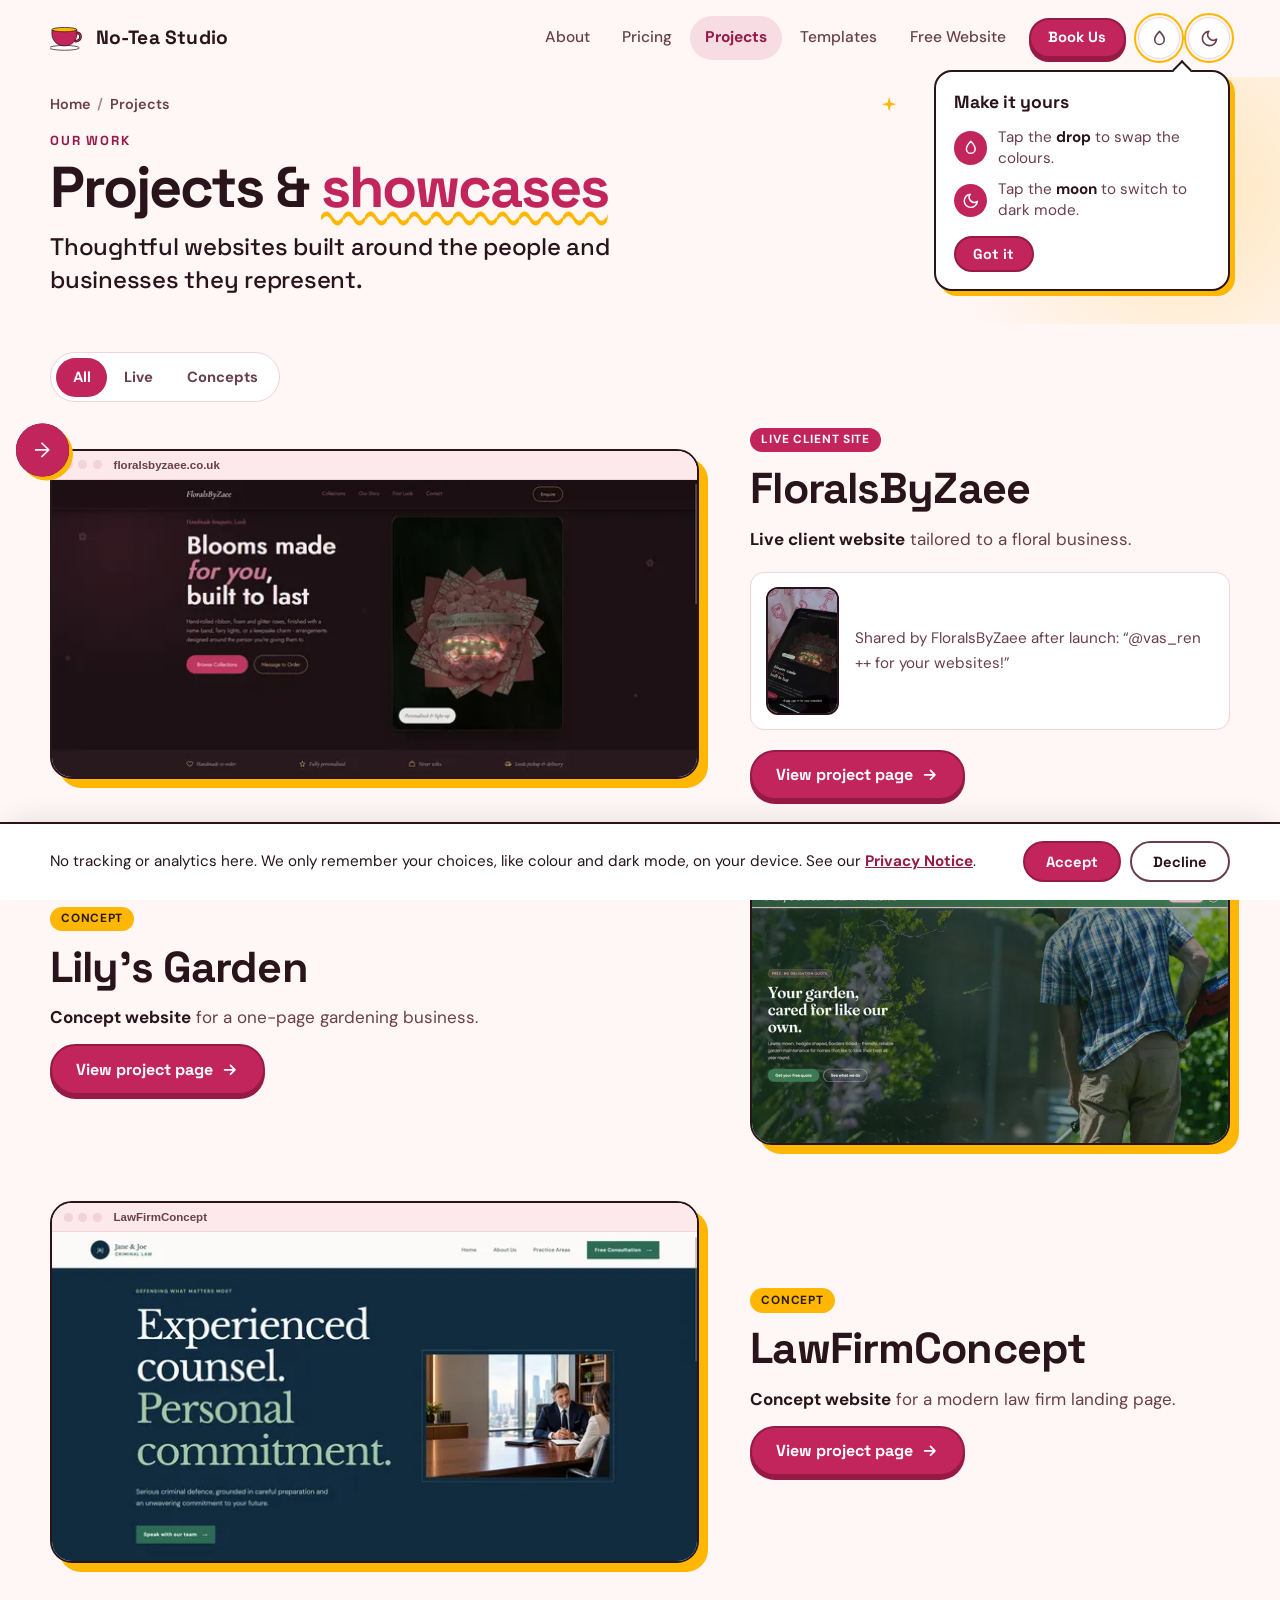
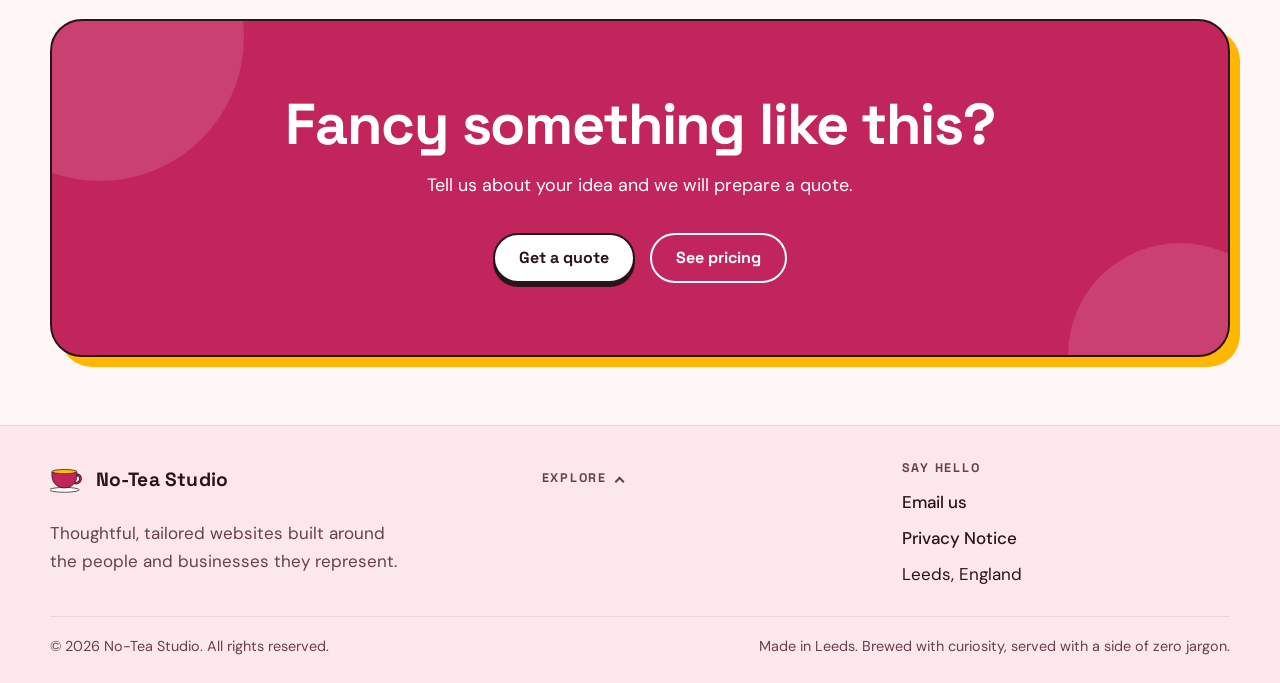
<file: projects/index.html>
<!DOCTYPE html>
<html lang="en-GB" data-theme="light" data-palette="hibiscus">
<head>
    <meta charset="UTF-8">
    <!-- Sets theme (light/dark) and palette before first paint so there is no flash. Pink (Hibiscus) is the default. -->
    <script>
        (function () {
            var d = document.documentElement;
            var theme = 'light';
            var palette = 'hibiscus';
            try {
                var stored = localStorage.getItem('theme');
                theme = stored || (window.matchMedia && window.matchMedia('(prefers-color-scheme: dark)').matches ? 'dark' : 'light');
                var p = localStorage.getItem('palette');
                // Seasonal palettes: christmas is live. To bring Halloween back next October, add "halloween"
                // to this list and uncomment its button in the palette picker (search for HALLOWEEN).
                if (/^(matcha|builders|earlgrey|signal|christmas|hibiscus)$/.test(p || '')) { palette = p; }
            } catch (e) { }
            d.setAttribute('data-theme', theme);
            d.setAttribute('data-palette', palette);
            d.classList.add('js');
            setTimeout(function () {
                if (!d.classList.contains('js-ready')) { d.classList.remove('js'); }
            }, 5000);
        })();
    </script>
    <meta name="viewport" content="width=device-width, initial-scale=1.0">
    <meta name="color-scheme" content="light dark">
    <meta name="theme-color" content="#fff6f6" media="(prefers-color-scheme: light)">
    <meta name="theme-color" content="#131417" media="(prefers-color-scheme: dark)">

    <!-- Traditional fallback favicon for older browsers -->
    <link rel="shortcut icon" href="/images/favicon.ico">

    <!-- Standard PNG favicons for modern browsers and Google Search -->
    <link rel="icon" type="image/png" sizes="32x32" href="/images/favicon-32x32.png">
    <link rel="icon" type="image/png" sizes="192x192" href="/images/favicon-192x192.png">

    <!-- Apple Touch Icon for iOS devices -->
    <link rel="apple-touch-icon" sizes="180x180" href="/images/apple-touch-icon.png">

    <title>Website Design Projects | No-Tea Studio</title>
    <meta name="description" content="See websites built by No-Tea Studio in Leeds: a live floral business site, plus concept designs for a garden business and a law firm.">
    <meta name="author" content="No-Tea Studio">
    <meta name="robots" content="index, follow">
    <link rel="canonical" href="https://noteastudio.co.uk/projects/">
    <link rel="alternate" hreflang="en-GB" href="https://noteastudio.co.uk/projects/">
    <link rel="alternate" hreflang="x-default" href="https://noteastudio.co.uk/projects/">

    <!-- Open Graph / social sharing -->
    <meta property="og:title" content="Website Design Projects | No-Tea Studio">
    <meta property="og:description" content="Explore website design projects and showcases from No-Tea Studio.">
    <meta property="og:type" content="website">
    <meta property="og:url" content="https://noteastudio.co.uk/projects/">
    <meta property="og:site_name" content="No-Tea Studio">
    <meta property="og:locale" content="en_GB">
    <meta property="og:image" content="https://noteastudio.co.uk/images/og-image.png">
    <meta property="og:image:width" content="1200">
    <meta property="og:image:height" content="630">
    <meta property="og:image:alt" content="No-Tea Studio: tailored website design.">
    <meta name="twitter:card" content="summary_large_image">
    <meta name="twitter:title" content="Website Design Projects | No-Tea Studio">
    <meta name="twitter:description" content="Explore website design projects and showcases from No-Tea Studio.">
    <meta name="twitter:image" content="https://noteastudio.co.uk/images/og-image.png">
    <meta name="twitter:image:alt" content="No-Tea Studio: tailored website design.">

    <!-- Fonts -->
    <link rel="preconnect" href="https://fonts.googleapis.com">
    <link rel="preconnect" href="https://fonts.gstatic.com" crossorigin>
    <link rel="stylesheet" href="https://fonts.googleapis.com/css2?family=DM+Sans:wght@400;500;700&family=Space+Grotesk:wght@500;600;700&display=swap">
    <link rel="stylesheet" href="/home.css">
    <link rel="stylesheet" href="/pages.css">
    <!-- Structured data -->
    <script type="application/ld+json">
{
    "@context": "https://schema.org",
    "@graph": [
        {
            "@type": "CollectionPage",
            "@id": "https://noteastudio.co.uk/projects/#webpage",
            "url": "https://noteastudio.co.uk/projects/",
            "name": "Projects",
            "description": "See websites built by No-Tea Studio in Leeds: a live floral business site, plus concept designs for a garden business and a law firm.",
            "inLanguage": "en-GB",
            "isPartOf": {
                "@id": "https://noteastudio.co.uk/#website"
            },
            "about": {
                "@id": "https://noteastudio.co.uk/#business"
            },
            "breadcrumb": {
                "@id": "https://noteastudio.co.uk/projects/#breadcrumb"
            },
            "primaryImageOfPage": {
                "@type": "ImageObject",
                "url": "https://noteastudio.co.uk/images/og-image.png",
                "width": 1200,
                "height": 630
            },
            "dateModified": "2026-10-31",
            "mainEntity": {
                "@type": "ItemList",
                "itemListElement": [
                    {
                        "@type": "ListItem",
                        "position": 1,
                        "item": {
                            "@type": "CreativeWork",
                            "name": "FloralsByZaee",
                            "url": "https://floralsbyzaee.co.uk/",
                            "image": "https://noteastudio.co.uk/images/floralsbyzaee-1100.webp",
                            "creator": {
                                "@id": "https://noteastudio.co.uk/#business"
                            }
                        }
                    },
                    {
                        "@type": "ListItem",
                        "position": 2,
                        "item": {
                            "@type": "CreativeWork",
                            "name": "Lily's Garden",
                            "url": "https://unity59397.github.io/Lily-sGarden/",
                            "image": "https://noteastudio.co.uk/images/lilys-garden-1100.webp",
                            "creator": {
                                "@id": "https://noteastudio.co.uk/#business"
                            }
                        }
                    },
                    {
                        "@type": "ListItem",
                        "position": 3,
                        "item": {
                            "@type": "CreativeWork",
                            "name": "LawFirmConcept",
                            "url": "https://unity59397.github.io/Jane-Jill-Law-Firm/",
                            "image": "https://noteastudio.co.uk/images/lawfirmconcept-1100.webp",
                            "creator": {
                                "@id": "https://noteastudio.co.uk/#business"
                            }
                        }
                    }
                ]
            }
        },
        {
            "@type": "BreadcrumbList",
            "itemListElement": [
                {
                    "@type": "ListItem",
                    "position": 1,
                    "name": "Home",
                    "item": "https://noteastudio.co.uk/"
                },
                {
                    "@type": "ListItem",
                    "position": 2,
                    "name": "Projects",
                    "item": "https://noteastudio.co.uk/projects/"
                }
            ],
            "@id": "https://noteastudio.co.uk/projects/#breadcrumb"
        }
    ]
}
    </script>
</head>
<body>
    <a class="skip-link" href="#main">Skip to content</a>
    <div class="progress" aria-hidden="true"><span></span></div>

    <header class="site-header">
        <nav class="nav container" aria-label="Main">
            <a class="brand" href="/" aria-label="No-Tea Studio, home">
                <svg class="brand-mark brand-mark--tea" viewBox="20 44 150 94" aria-hidden="true">
                    <ellipse class="cup-saucer" cx="80" cy="132" rx="62" ry="10" />
                    <path class="cup-handle" d="M128 70c26-4 26 34-2 34" />
                    <path class="cup-handle-in" d="M128 70c26-4 26 34-2 34" />
                    <path class="cup-body" d="M28 56h104v16c0 30-22 52-52 52s-52-22-52-52z" />
                    <ellipse class="cup-tea" cx="80" cy="56" rx="52" ry="9" />
                </svg>
                <svg class="brand-mark brand-mark--pumpkin" viewBox="6 12 148 132" aria-hidden="true">
                    <ellipse class="pk-shadow" cx="80" cy="141" rx="56" ry="7" />
                    <ellipse class="pk-rib pk-rib-o" cx="40" cy="89" rx="30" ry="44" />
                    <ellipse class="pk-rib pk-rib-o" cx="120" cy="89" rx="30" ry="44" />
                    <ellipse class="pk-rib pk-rib-m" cx="58" cy="91" rx="32" ry="48" />
                    <ellipse class="pk-rib pk-rib-m" cx="102" cy="91" rx="32" ry="48" />
                    <ellipse class="pk-rib pk-rib-c" cx="80" cy="92" rx="26" ry="50" />
                    <path class="pk-vine" d="M92 30c10-8 22-4 24 6" />
                    <path class="pk-stem" d="M72 46c-1-14 5-24 14-28l7 7c-5 4-6 10-5 21z" />
                    <g class="pk-face">
                        <path class="pk-eye" d="M46 80l16-14 6 20z" />
                        <path class="pk-eye" d="M114 80l-16-14-6 20z" />
                        <path d="M80 90l-7 12h14z" />
                        <path d="M46 108l12 6 10-8 12 10 12-10 10 8 12-6c-6 18-22 24-34 24s-28-6-34-24z" />
                    </g>
                </svg>
                <svg class="brand-mark brand-mark--tree" viewBox="22 -2 116 144" aria-hidden="true">
                    <ellipse class="xt-shadow" cx="80" cy="141" rx="46" ry="6" />
                    <rect class="xt-trunk" x="68" y="120" width="24" height="19" rx="3" />
                    <path class="xt-tier xt-t3" d="M80 62L135 124Q107.5 134 80 124Q52.5 134 25 124z" />
                    <path class="xt-tier xt-t2" d="M80 36L123 96Q101.5 105 80 96Q58.5 105 37 96z" />
                    <path class="xt-tier xt-t1" d="M80 16L111 68Q95.5 76 80 68Q64.5 76 49 68z" />
                    <path class="xt-string" d="M56 58Q80 70 104 58M48 86Q80 100 112 86" />
                    <circle class="xt-lamp xt-lamp-a" cx="64" cy="61.3" r="3.2" />
                    <circle class="xt-lamp xt-lamp-b" cx="80" cy="64" r="3.2" />
                    <circle class="xt-lamp xt-lamp-a" cx="96" cy="61.3" r="3.2" />
                    <circle class="xt-lamp xt-lamp-b" cx="58" cy="89.7" r="3.2" />
                    <circle class="xt-lamp xt-lamp-a" cx="80" cy="93" r="3.2" />
                    <circle class="xt-lamp xt-lamp-b" cx="102" cy="89.7" r="3.2" />
                    <circle class="xt-bauble xt-bau-r" cx="42" cy="115" r="5.5" />
                    <circle class="xt-bauble xt-bau-g" cx="118" cy="113" r="5.5" />
                    <circle class="xt-bauble xt-bau-b" cx="72" cy="45" r="4.6" />
                    <g class="xt-face">
                        <circle class="xt-eye" cx="65" cy="108" r="4.3" />
                        <circle class="xt-eye" cx="95" cy="108" r="4.3" />
                        <ellipse class="xt-cheek" cx="55" cy="116" rx="5.5" ry="3.4" />
                        <ellipse class="xt-cheek" cx="105" cy="116" rx="5.5" ry="3.4" />
                        <path class="xt-smile" d="M72 114q8 8 16 0" />
                    </g>
                    <path class="xt-star" d="M80.0 0.0L83.3 8.5L92.4 9.0L85.3 14.7L87.6 23.5L80.0 18.6L72.4 23.5L74.7 14.7L67.6 9.0L76.7 8.5z" />
                </svg>
                <span>No-Tea Studio</span>
            </a>

            <div class="nav-panel" id="nav-panel">
                <ul class="nav-links">
                    <li><a href="/about/">About</a></li>
                    <li><a href="/pricing/">Pricing</a></li>
                    <li><a href="/projects/" aria-current="page">Projects</a></li>
                    <li><a href="/templates/">Templates</a></li>
                    <li><a href="/free-website/">Free Website</a></li>
                </ul>
                <a class="btn btn-primary btn-sm nav-cta" href="/bookings/">Book Us</a>
            </div>

            <div class="nav-tools">
                <div class="palette">
                    <button class="tool-btn palette-btn" type="button" aria-haspopup="true" aria-expanded="false" aria-controls="palette-pop" aria-label="Choose a colour palette">
                        <svg viewBox="0 0 24 24" aria-hidden="true"><path d="M12 3s6 6.2 6 10.5A6 6 0 0 1 6 13.5C6 9.2 12 3 12 3z" /></svg>
                    </button>
                    <div class="palette-pop" id="palette-pop" role="radiogroup" aria-label="Colour palette" hidden>
                        <p class="palette-title">Pick your brew</p>
                        <button type="button" role="radio" aria-checked="true" data-palette="hibiscus"><span class="swatch" style="--sw1:#c2255c;--sw2:#ffb703"></span>Hibiscus</button>
                        <button type="button" role="radio" aria-checked="false" data-palette="matcha"><span class="swatch" style="--sw1:#2d6a4f;--sw2:#ff7a45"></span>Matcha</button>
                        <button type="button" role="radio" aria-checked="false" data-palette="builders"><span class="swatch" style="--sw1:#a24a17;--sw2:#f2b134"></span>Builder's Tea</button>
                        <button type="button" role="radio" aria-checked="false" data-palette="earlgrey"><span class="swatch" style="--sw1:#4a52c4;--sw2:#f59fb5"></span>Earl Grey</button>
                        <button type="button" role="radio" aria-checked="false" data-palette="signal"><span class="swatch" style="--sw1:#2b2d42;--sw2:#d90429"></span>Signal</button>
                        <button type="button" role="radio" aria-checked="false" data-palette="christmas"><span class="swatch" style="--sw1:#b91c1c;--sw2:#1f7a45"></span>Christmas</button>
                        <!-- HALLOWEEN (hidden until next October): uncomment this button and add "halloween" to the palette list in the head script to bring it back.
                        <button type="button" role="radio" aria-checked="false" data-palette="halloween"><span class="swatch" style="--sw1:#e8590c;--sw2:#5b21b6"></span>Halloween</button>
                        -->
                    </div>
                </div>

                <button class="theme-toggle" type="button" aria-label="Toggle dark mode">
                    <svg class="icon-sun" viewBox="0 0 24 24">
                        <circle cx="12" cy="12" r="4" />
                        <path d="M12 2v2M12 20v2M4.93 4.93l1.41 1.41M17.66 17.66l1.41 1.41M2 12h2M20 12h2M6.34 17.66l-1.41 1.41M19.07 4.93l-1.41 1.41" />
                    </svg>
                    <svg class="icon-moon" viewBox="0 0 24 24">
                        <path d="M21 12.79A9 9 0 1 1 11.21 3 7 7 0 0 0 21 12.79Z" />
                    </svg>
                </button>

                <button class="tool-btn nav-burger" type="button" aria-expanded="false" aria-controls="nav-panel" aria-label="Open menu"><span></span></button>
            </div>
        </nav>
    </header>

    <aside class="project-sidebar" aria-label="Quick links">
        <input class="sidebar-toggle" type="checkbox" id="sidebar-toggle">
        <label class="sidebar-toggle-button" for="sidebar-toggle" aria-label="Open project page sidebar">
            <span aria-hidden="true">&rarr;</span>
        </label>
        <div class="project-sidebar-content">
            <p class="eyebrow">Explore</p>
            <a href="/">Back to home &rarr;</a>
            <a href="/bookings/">Get a quote &rarr;</a>
        </div>
    </aside>

    <main id="main">
        <section class="page-hero" aria-labelledby="page-title">
            <svg class="page-spark a" viewBox="0 0 24 24" aria-hidden="true"><path d="M12 0l2.6 9.4L24 12l-9.4 2.6L12 24l-2.6-9.4L0 12l9.4-2.6z" /></svg>
            <svg class="page-spark b" viewBox="0 0 24 24" aria-hidden="true"><path d="M12 0l2.6 9.4L24 12l-9.4 2.6L12 24l-2.6-9.4L0 12l9.4-2.6z" /></svg>
            <svg class="page-spark c" viewBox="0 0 24 24" aria-hidden="true"><path d="M12 0l2.6 9.4L24 12l-9.4 2.6L12 24l-2.6-9.4L0 12l9.4-2.6z" /></svg>
            <div class="spider" aria-hidden="true"><i class="spider-thread"></i><svg viewBox="0 0 32 30" aria-hidden="true"><path class="sp-leg" d="M11 16L3 10l-2 4M10 20L2 21l-1 5M12 23l-6 6M21 16l8-6 2 4M22 20l8 1 1 5M20 23l6 6" /><ellipse class="sp-body" cx="16" cy="20" rx="6.5" ry="7.5" /><circle class="sp-body" cx="16" cy="11" r="4.2" /><circle class="sp-eye" cx="14.5" cy="10.4" r="1.1" /><circle class="sp-eye" cx="17.5" cy="10.4" r="1.1" /></svg></div>
            <span class="bat bat-a" aria-hidden="true"><svg viewBox="0 0 48 24" aria-hidden="true"><path d="M24 21l-3-7c-2 2-4 1-6-1-3 2-7 1-11 3 0-4 2-8 5-10-3 0-6 1-9 3C3 3 10 0 17 2c3 1 5 2 7 5c2-3 4-4 7-5 7-2 14 1 17 7-3-2-6-3-9-3 3 2 5 6 5 10-4-2-8-1-11-3-2 2-4 3-6 1z" /></svg></span>
            <span class="bat bat-b" aria-hidden="true"><svg viewBox="0 0 48 24" aria-hidden="true"><path d="M24 21l-3-7c-2 2-4 1-6-1-3 2-7 1-11 3 0-4 2-8 5-10-3 0-6 1-9 3C3 3 10 0 17 2c3 1 5 2 7 5c2-3 4-4 7-5 7-2 14 1 17 7-3-2-6-3-9-3 3 2 5 6 5 10-4-2-8-1-11-3-2 2-4 3-6 1z" /></svg></span>
            <span class="bat bat-c" aria-hidden="true"><svg viewBox="0 0 48 24" aria-hidden="true"><path d="M24 21l-3-7c-2 2-4 1-6-1-3 2-7 1-11 3 0-4 2-8 5-10-3 0-6 1-9 3C3 3 10 0 17 2c3 1 5 2 7 5c2-3 4-4 7-5 7-2 14 1 17 7-3-2-6-3-9-3 3 2 5 6 5 10-4-2-8-1-11-3-2 2-4 3-6 1z" /></svg></span>
            <div class="container">
                <nav aria-label="Breadcrumb">
                <ol class="crumbs">
                    <li><a href="/">Home</a></li>
                    <li aria-current="page">Projects</li>
                </ol>
            </nav>
                <p class="eyebrow">Our work</p>
                <h1 id="page-title">Projects &amp; <span class="hl">showcases</span></h1>
                <p class="lead">Thoughtful websites built around the people and businesses they represent.</p>
            </div>
        </section>

        <section class="page-section" aria-label="Project showcases">
            <div class="container">
                <div class="work-tools reveal">
                    <div class="seg" role="group" aria-label="Filter projects">
                        <button type="button" data-filter="all" aria-pressed="true">All</button>
                        <button type="button" data-filter="live" aria-pressed="false">Live</button>
                        <button type="button" data-filter="concept" aria-pressed="false">Concepts</button>
                    </div>
                </div>
                <div class="project-list">
                    <article class="project-row reveal" data-kind="live">
                        <button class="project-shot" type="button" data-lightbox-src="/images/FloralsByZaeeWebPage.webp" data-lightbox-alt="Screenshot of the FloralsByZaee website" aria-label="Enlarge FloralsByZaee website preview">
                            <span class="work-chrome" aria-hidden="true"><i></i><i></i><i></i><span>floralsbyzaee.co.uk</span></span>
                            <img src="/images/floralsbyzaee-1100.webp"
                                srcset="/images/floralsbyzaee-640.webp 640w, /images/floralsbyzaee-1100.webp 1100w"
                                sizes="(max-width: 1020px) 92vw, 600px"
                                width="1100" height="507" loading="lazy" decoding="async"
                                alt="Preview of the FloralsByZaee website">
                        </button>
                        <div class="project-copy">
                            <span class="work-tag is-live">Live client site</span>
                            <h2>FloralsByZaee</h2>
                            <p><strong>Live client website</strong> tailored to a floral business.</p>
                        <figure class="client-feedback">
                            <button type="button" data-lightbox-src="/images/FloralsByZaee-story-review.jpg" data-lightbox-alt="FloralsByZaee website shown on a device in a client Snapchat story" aria-label="Enlarge FloralsByZaee client feedback image">
                                <img src="/images/floralsbyzaee-story-200.webp" width="200" height="355" loading="lazy" decoding="async" alt="">
                            </button>
                            <figcaption>Shared by FloralsByZaee after launch: &ldquo;@vas_ren ++ for your websites!&rdquo;</figcaption>
                        </figure>
                            <a class="btn btn-primary" href="https://floralsbyzaee.co.uk/" target="_blank" rel="noopener noreferrer">View project page <svg viewBox="0 0 24 24" aria-hidden="true"><path d="M5 12h14M13 6l6 6-6 6" /></svg><span class="visually-hidden"> (opens in a new tab)</span></a>
                        </div>
                    </article>
                    <article class="project-row reveal" data-kind="concept">
                        <button class="project-shot" type="button" data-lightbox-src="/images/LilyGardenScreenshot.webp" data-lightbox-alt="Screenshot of the Lily&#x27;s Garden website" aria-label="Enlarge Lily&#x27;s Garden website preview">
                            <span class="work-chrome" aria-hidden="true"><i></i><i></i><i></i><span>Lily&#x27;s Garden</span></span>
                            <img src="/images/lilys-garden-1100.webp"
                                srcset="/images/lilys-garden-640.webp 640w, /images/lilys-garden-1100.webp 1100w"
                                sizes="(max-width: 1020px) 92vw, 600px"
                                width="1100" height="593" loading="lazy" decoding="async"
                                alt="Preview of the Lily&#x27;s Garden website">
                        </button>
                        <div class="project-copy">
                            <span class="work-tag">Concept</span>
                            <h2>Lily&#x27;s Garden</h2>
                            <p><strong>Concept website</strong> for a one-page gardening business.</p>
                            <a class="btn btn-primary" href="https://unity59397.github.io/Lily-sGarden/" target="_blank" rel="noopener noreferrer">View project page <svg viewBox="0 0 24 24" aria-hidden="true"><path d="M5 12h14M13 6l6 6-6 6" /></svg><span class="visually-hidden"> (opens in a new tab)</span></a>
                        </div>
                    </article>
                    <article class="project-row reveal" data-kind="concept">
                        <button class="project-shot" type="button" data-lightbox-src="/images/LawFirmConceptSite.webp" data-lightbox-alt="Screenshot of the LawFirmConcept website" aria-label="Enlarge LawFirmConcept website preview">
                            <span class="work-chrome" aria-hidden="true"><i></i><i></i><i></i><span>LawFirmConcept</span></span>
                            <img src="/images/lawfirmconcept-1100.webp"
                                srcset="/images/lawfirmconcept-640.webp 640w, /images/lawfirmconcept-1100.webp 1100w"
                                sizes="(max-width: 1020px) 92vw, 600px"
                                width="1100" height="559" loading="lazy" decoding="async"
                                alt="Preview of the LawFirmConcept website">
                        </button>
                        <div class="project-copy">
                            <span class="work-tag">Concept</span>
                            <h2>LawFirmConcept</h2>
                            <p><strong>Concept website</strong> for a modern law firm landing page.</p>
                            <a class="btn btn-primary" href="https://unity59397.github.io/Jane-Jill-Law-Firm/" target="_blank" rel="noopener noreferrer">View project page <svg viewBox="0 0 24 24" aria-hidden="true"><path d="M5 12h14M13 6l6 6-6 6" /></svg><span class="visually-hidden"> (opens in a new tab)</span></a>
                        </div>
                    </article>
                </div>
            </div>
        </section>

        <section class="page-section" aria-labelledby="cta-h">
            <div class="container">
                <div class="cta-band reveal">
                    <h2 id="cta-h">Fancy something like this?</h2>
                    <p>Tell us about your idea and we will prepare a quote.</p>
                    <div class="cta-actions">
                        <a class="btn btn-light" href="/bookings/">Get a quote</a>
                        <a class="btn btn-outline" href="/pricing/">See pricing</a>
                    </div>
                </div>
            </div>
        </section>
    </main>

    <footer class="site-footer">
        <div class="container">
            <div class="footer-grid">
                <div class="footer-brand">
                    <a class="brand" href="/" aria-label="No-Tea Studio, home">
                        <svg class="brand-mark brand-mark--tea" viewBox="20 44 150 94" aria-hidden="true">
                    <ellipse class="cup-saucer" cx="80" cy="132" rx="62" ry="10" />
                    <path class="cup-handle" d="M128 70c26-4 26 34-2 34" />
                    <path class="cup-handle-in" d="M128 70c26-4 26 34-2 34" />
                    <path class="cup-body" d="M28 56h104v16c0 30-22 52-52 52s-52-22-52-52z" />
                    <ellipse class="cup-tea" cx="80" cy="56" rx="52" ry="9" />
                </svg>
                <svg class="brand-mark brand-mark--pumpkin" viewBox="6 12 148 132" aria-hidden="true">
                    <ellipse class="pk-shadow" cx="80" cy="141" rx="56" ry="7" />
                    <ellipse class="pk-rib pk-rib-o" cx="40" cy="89" rx="30" ry="44" />
                    <ellipse class="pk-rib pk-rib-o" cx="120" cy="89" rx="30" ry="44" />
                    <ellipse class="pk-rib pk-rib-m" cx="58" cy="91" rx="32" ry="48" />
                    <ellipse class="pk-rib pk-rib-m" cx="102" cy="91" rx="32" ry="48" />
                    <ellipse class="pk-rib pk-rib-c" cx="80" cy="92" rx="26" ry="50" />
                    <path class="pk-vine" d="M92 30c10-8 22-4 24 6" />
                    <path class="pk-stem" d="M72 46c-1-14 5-24 14-28l7 7c-5 4-6 10-5 21z" />
                    <g class="pk-face">
                        <path class="pk-eye" d="M46 80l16-14 6 20z" />
                        <path class="pk-eye" d="M114 80l-16-14-6 20z" />
                        <path d="M80 90l-7 12h14z" />
                        <path d="M46 108l12 6 10-8 12 10 12-10 10 8 12-6c-6 18-22 24-34 24s-28-6-34-24z" />
                    </g>
                </svg>
                <svg class="brand-mark brand-mark--tree" viewBox="22 -2 116 144" aria-hidden="true">
                    <ellipse class="xt-shadow" cx="80" cy="141" rx="46" ry="6" />
                    <rect class="xt-trunk" x="68" y="120" width="24" height="19" rx="3" />
                    <path class="xt-tier xt-t3" d="M80 62L135 124Q107.5 134 80 124Q52.5 134 25 124z" />
                    <path class="xt-tier xt-t2" d="M80 36L123 96Q101.5 105 80 96Q58.5 105 37 96z" />
                    <path class="xt-tier xt-t1" d="M80 16L111 68Q95.5 76 80 68Q64.5 76 49 68z" />
                    <path class="xt-string" d="M56 58Q80 70 104 58M48 86Q80 100 112 86" />
                    <circle class="xt-lamp xt-lamp-a" cx="64" cy="61.3" r="3.2" />
                    <circle class="xt-lamp xt-lamp-b" cx="80" cy="64" r="3.2" />
                    <circle class="xt-lamp xt-lamp-a" cx="96" cy="61.3" r="3.2" />
                    <circle class="xt-lamp xt-lamp-b" cx="58" cy="89.7" r="3.2" />
                    <circle class="xt-lamp xt-lamp-a" cx="80" cy="93" r="3.2" />
                    <circle class="xt-lamp xt-lamp-b" cx="102" cy="89.7" r="3.2" />
                    <circle class="xt-bauble xt-bau-r" cx="42" cy="115" r="5.5" />
                    <circle class="xt-bauble xt-bau-g" cx="118" cy="113" r="5.5" />
                    <circle class="xt-bauble xt-bau-b" cx="72" cy="45" r="4.6" />
                    <g class="xt-face">
                        <circle class="xt-eye" cx="65" cy="108" r="4.3" />
                        <circle class="xt-eye" cx="95" cy="108" r="4.3" />
                        <ellipse class="xt-cheek" cx="55" cy="116" rx="5.5" ry="3.4" />
                        <ellipse class="xt-cheek" cx="105" cy="116" rx="5.5" ry="3.4" />
                        <path class="xt-smile" d="M72 114q8 8 16 0" />
                    </g>
                    <path class="xt-star" d="M80.0 0.0L83.3 8.5L92.4 9.0L85.3 14.7L87.6 23.5L80.0 18.6L72.4 23.5L74.7 14.7L67.6 9.0L76.7 8.5z" />
                </svg>
                        <span>No-Tea Studio</span>
                    </a>
                    <p>Thoughtful, tailored websites built around the people and businesses they represent.</p>
                </div>
                <nav aria-label="Footer">
                    <details class="footer-menu">
                        <summary>Explore</summary>
                    <ul class="footer-links">
                        <li><a href="/about/">About</a></li>
                        <li><a href="/pricing/">Pricing</a></li>
                        <li><a href="/projects/">Projects</a></li>
                        <li><a href="/templates/">Templates</a></li>
                        <li><a href="/free-website/">Free Website</a></li>
                        <li><a href="/bookings/">Book Us</a></li>
                    </ul>
                    </details>
                </nav>
                <div>
                    <h2>Say hello</h2>
                    <ul class="footer-links">
                        <li><a href="mailto:info@noteastudio.co.uk">Email us</a></li>
                        <li><a href="/privacy/">Privacy Notice</a></li>
                        <li>Leeds, England</li>
                    </ul>
                </div>
            </div>
            <div class="footer-base">
                <p>&copy; 2026 No-Tea Studio. All rights reserved.</p>
                <p data-halloween="Made in Leeds. Brewed with curiosity, haunted by zero jargon." data-christmas="Made in Leeds. Wrapped with care, with no jargon left under the tree.">Made in Leeds. Brewed with curiosity, served with a side of zero jargon.</p>
            </div>
        </div>
    </footer>

    <button class="to-top" type="button" aria-label="Back to top">
        <svg viewBox="0 0 24 24" aria-hidden="true"><path d="M12 19V5M5 12l7-7 7 7" /></svg>
    </button>
    <div class="toast" id="toast" role="status" aria-live="polite"></div>

    <dialog class="lightbox lightbox-wide" id="lightbox" aria-labelledby="lightbox-title">
        <div class="lightbox-head">
            <h2 id="lightbox-title">Project preview</h2>
            <button class="lightbox-close" type="button" aria-label="Close enlarged project preview">&times;</button>
        </div>
        <img id="lightbox-img" src="[data-uri]" alt="">
    </dialog>

    <script src="/script.js"></script>
    <script src="/theme-toggle.js"></script>
    <script src="/cookie-consent.js"></script>
    <script src="/home.js"></script>
</body>
</html>
</file>
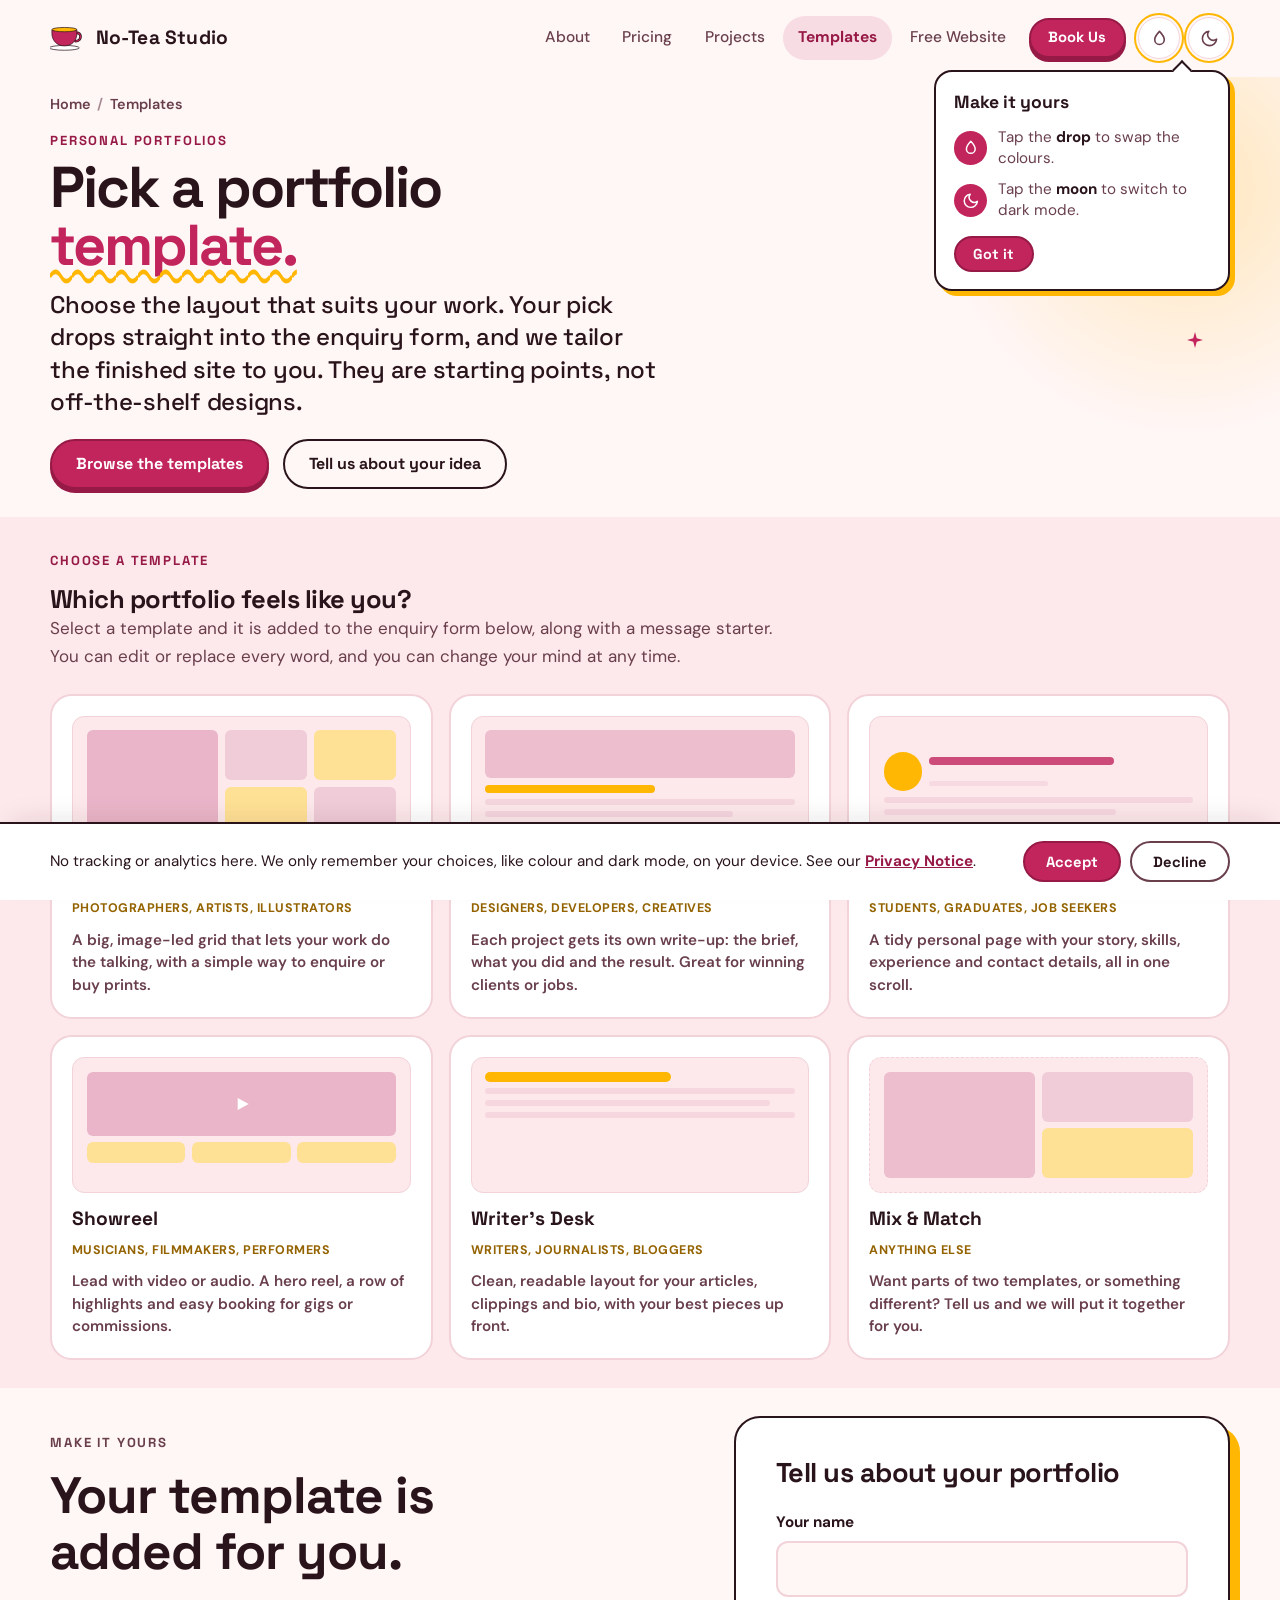
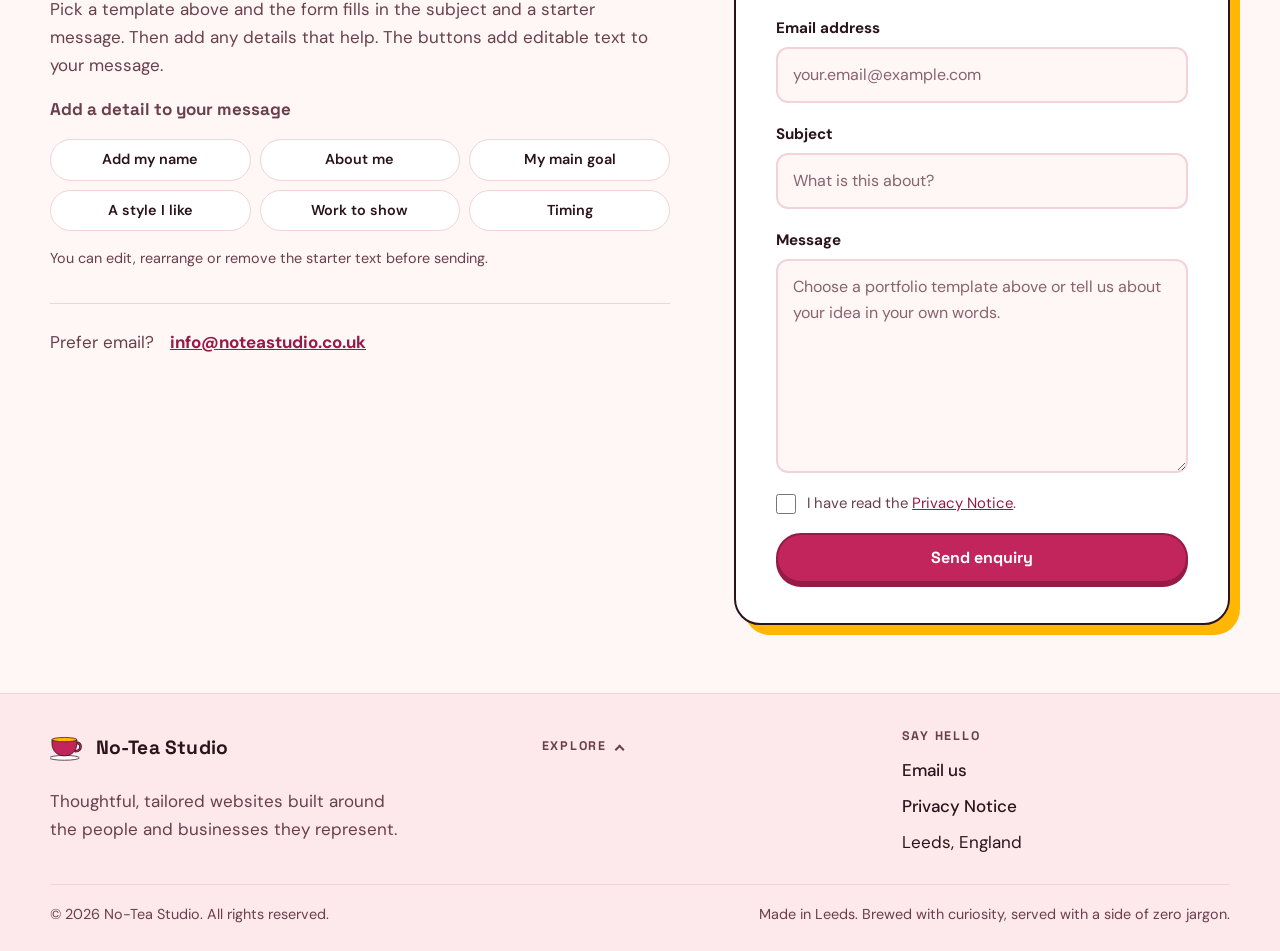
<file: templates/index.html>
<!DOCTYPE html>
<html lang="en-GB" data-theme="light" data-palette="hibiscus">
<head>
    <meta charset="UTF-8">
    <script>
        (function () {
            var d = document.documentElement;
            var theme = 'light';
            var palette = 'hibiscus';
            try {
                var stored = localStorage.getItem('theme');
                theme = stored || (window.matchMedia && window.matchMedia('(prefers-color-scheme: dark)').matches ? 'dark' : 'light');
                var p = localStorage.getItem('palette');
                if (/^(matcha|builders|earlgrey|signal|christmas|hibiscus)$/.test(p || '')) { palette = p; }
            } catch (e) { }
            d.setAttribute('data-theme', theme);
            d.setAttribute('data-palette', palette);
            d.classList.add('js');
            setTimeout(function () {
                if (!d.classList.contains('js-ready')) { d.classList.remove('js'); }
            }, 5000);
        })();
    </script>
    <meta name="viewport" content="width=device-width, initial-scale=1.0">
    <meta name="color-scheme" content="light dark">
    <meta name="theme-color" content="#fff6f6" media="(prefers-color-scheme: light)">
    <meta name="theme-color" content="#131417" media="(prefers-color-scheme: dark)">
    <link rel="shortcut icon" href="/images/favicon.ico">
    <link rel="icon" type="image/png" sizes="32x32" href="/images/favicon-32x32.png">
    <link rel="icon" type="image/png" sizes="192x192" href="/images/favicon-192x192.png">
    <link rel="apple-touch-icon" sizes="180x180" href="/images/apple-touch-icon.png">

    <title>Portfolio Website Templates | No-Tea Studio</title>
    <meta name="description" content="Pick a personal portfolio template, from a photo gallery to a case-study site or one-page CV, and tell No-Tea Studio what you have in mind.">
    <meta name="author" content="No-Tea Studio">
    <meta name="robots" content="index, follow">
    <link rel="canonical" href="https://noteastudio.co.uk/templates/">
    <link rel="alternate" hreflang="en-GB" href="https://noteastudio.co.uk/templates/">
    <link rel="alternate" hreflang="x-default" href="https://noteastudio.co.uk/templates/">
    <meta property="og:title" content="Portfolio Website Templates | No-Tea Studio">
    <meta property="og:description" content="Pick a portfolio template and your enquiry fills itself in.">
    <meta property="og:type" content="website">
    <meta property="og:url" content="https://noteastudio.co.uk/templates/">
    <meta property="og:site_name" content="No-Tea Studio">
    <meta property="og:locale" content="en_GB">
    <meta property="og:image" content="https://noteastudio.co.uk/images/og-image.png">
    <meta name="twitter:card" content="summary_large_image">
    <meta name="twitter:title" content="Portfolio Website Templates | No-Tea Studio">
    <meta name="twitter:description" content="Pick a portfolio template and your enquiry fills itself in.">
    <meta name="twitter:image" content="https://noteastudio.co.uk/images/og-image.png">

    <link rel="preconnect" href="https://fonts.googleapis.com">
    <link rel="preconnect" href="https://fonts.gstatic.com" crossorigin>
    <link rel="stylesheet" href="https://fonts.googleapis.com/css2?family=DM+Sans:wght@400;500;700&family=Space+Grotesk:wght@500;600;700&display=swap">
    <link rel="stylesheet" href="/home.css">
    <link rel="stylesheet" href="/pages.css">
    <script type="application/ld+json">
        {
            "@context": "https://schema.org",
            "@type": "ContactPage",
            "name": "Portfolio website templates",
            "description": "Choose a personal portfolio template and contact No-Tea Studio about a project.",
            "url": "https://noteastudio.co.uk/templates/",
            "inLanguage": "en-GB",
            "isPartOf": { "@id": "https://noteastudio.co.uk/#website" },
            "about": { "@id": "https://noteastudio.co.uk/#business" }
        }
    </script>
</head>
<body>
    <a class="skip-link" href="#main">Skip to content</a>
    <div class="progress" aria-hidden="true"><span></span></div>

    <header class="site-header">
        <nav class="nav container" aria-label="Main">
            <a class="brand" href="/" aria-label="No-Tea Studio, home">
                <svg class="brand-mark brand-mark--tea" viewBox="20 44 150 94" aria-hidden="true">
                    <ellipse class="cup-saucer" cx="80" cy="132" rx="62" ry="10" />
                    <path class="cup-handle" d="M128 70c26-4 26 34-2 34" />
                    <path class="cup-handle-in" d="M128 70c26-4 26 34-2 34" />
                    <path class="cup-body" d="M28 56h104v16c0 30-22 52-52 52s-52-22-52-52z" />
                    <ellipse class="cup-tea" cx="80" cy="56" rx="52" ry="9" />
                </svg>
                <span>No-Tea Studio</span>
            </a>
            <div class="nav-panel" id="nav-panel">
                <ul class="nav-links">
                    <li><a href="/about/">About</a></li>
                    <li><a href="/pricing/">Pricing</a></li>
                    <li><a href="/projects/">Projects</a></li>
                    <li><a href="/templates/" aria-current="page">Templates</a></li>
                    <li><a href="/free-website/">Free Website</a></li>
                </ul>
                <a class="btn btn-primary btn-sm nav-cta" href="/bookings/">Book Us</a>
            </div>
            <div class="nav-tools">
                <div class="palette">
                    <button class="tool-btn palette-btn" type="button" aria-haspopup="true" aria-expanded="false" aria-controls="palette-pop" aria-label="Choose a colour palette">
                        <svg viewBox="0 0 24 24" aria-hidden="true"><path d="M12 3s6 6.2 6 10.5A6 6 0 0 1 6 13.5C6 9.2 12 3 12 3z" /></svg>
                    </button>
                    <div class="palette-pop" id="palette-pop" role="radiogroup" aria-label="Colour palette" hidden>
                        <p class="palette-title">Pick your brew</p>
                        <button type="button" role="radio" aria-checked="true" data-palette="hibiscus"><span class="swatch" style="--sw1:#c2255c;--sw2:#ffb703"></span>Hibiscus</button>
                        <button type="button" role="radio" aria-checked="false" data-palette="matcha"><span class="swatch" style="--sw1:#2d6a4f;--sw2:#ff7a45"></span>Matcha</button>
                        <button type="button" role="radio" aria-checked="false" data-palette="builders"><span class="swatch" style="--sw1:#a24a17;--sw2:#f2b134"></span>Builder's Tea</button>
                        <button type="button" role="radio" aria-checked="false" data-palette="earlgrey"><span class="swatch" style="--sw1:#4a52c4;--sw2:#f59fb5"></span>Earl Grey</button>
                        <button type="button" role="radio" aria-checked="false" data-palette="signal"><span class="swatch" style="--sw1:#2b2d42;--sw2:#d90429"></span>Signal</button>
                        <button type="button" role="radio" aria-checked="false" data-palette="christmas"><span class="swatch" style="--sw1:#b91c1c;--sw2:#1f7a45"></span>Christmas</button>
                    </div>
                </div>
                <button class="theme-toggle" type="button" aria-label="Toggle dark mode">
                    <svg class="icon-sun" viewBox="0 0 24 24" aria-hidden="true">
                        <circle cx="12" cy="12" r="4" />
                        <path d="M12 2v2M12 20v2M4.93 4.93l1.41 1.41M17.66 17.66l1.41 1.41M2 12h2M20 12h2M6.34 17.66l-1.41 1.41M19.07 4.93l1.41-1.41" />
                    </svg>
                    <svg class="icon-moon" viewBox="0 0 24 24" aria-hidden="true">
                        <path d="M21 12.79A9 9 0 1 1 11.21 3 7 7 0 0 0 21 12.79Z" />
                    </svg>
                </button>
                <button class="tool-btn nav-burger" type="button" aria-expanded="false" aria-controls="nav-panel" aria-label="Open menu"><span></span></button>
            </div>
        </nav>
    </header>

    <main id="main">
        <section class="page-hero" aria-labelledby="page-title">
            <svg class="page-spark a" viewBox="0 0 24 24" aria-hidden="true"><path d="M12 0l2.6 9.4L24 12l-9.4 2.6L12 24l-2.6-9.4L0 12l9.4-2.6z" /></svg>
            <svg class="page-spark b" viewBox="0 0 24 24" aria-hidden="true"><path d="M12 0l2.6 9.4L24 12l-9.4 2.6L12 24l-2.6-9.4L0 12l9.4-2.6z" /></svg>
            <div class="container">
                <nav aria-label="Breadcrumb">
                    <ol class="crumbs">
                        <li><a href="/">Home</a></li>
                        <li aria-current="page">Templates</li>
                    </ol>
                </nav>
                <p class="eyebrow">Personal portfolios</p>
                <h1 id="page-title">Pick a portfolio <span class="hl">template.</span></h1>
                <p class="lead">Choose the layout that suits your work. Your pick drops straight into the enquiry form, and we tailor the finished site to you. They are starting points, not off-the-shelf designs.</p>
                <div class="page-hero-actions">
                    <a class="btn btn-primary" href="#templates">Browse the templates</a>
                    <a class="btn btn-ghost" href="#project-enquiry">Tell us about your idea</a>
                </div>
            </div>
        </section>

        <section class="page-section section-alt" id="templates" aria-labelledby="templates-heading">
            <div class="container">
                <p class="eyebrow">Choose a template</p>
                <h2 id="templates-heading">Which portfolio feels like you?</h2>
                <p class="template-intro">Select a template and it is added to the enquiry form below, along with a message starter. You can edit or replace every word, and you can change your mind at any time.</p>
                <div class="template-grid" role="group" aria-label="Choose a portfolio template">
                    <button class="template-card chip" type="button" data-preset="gallery" aria-pressed="false">
                        <span class="template-preview template-preview--gallery" aria-hidden="true"><i></i><i></i><i></i><i></i><i></i></span>
                        <strong>Gallery</strong>
                        <span class="template-for">Photographers, artists, illustrators</span>
                        <span>A big, image-led grid that lets your work do the talking, with a simple way to enquire or buy prints.</span>
                    </button>
                    <button class="template-card chip" type="button" data-preset="casestudy" aria-pressed="false">
                        <span class="template-preview template-preview--case" aria-hidden="true"><i></i><i></i><i></i><i></i><i></i></span>
                        <strong>Case Study</strong>
                        <span class="template-for">Designers, developers, creatives</span>
                        <span>Each project gets its own write-up: the brief, what you did and the result. Great for winning clients or jobs.</span>
                    </button>
                    <button class="template-card chip" type="button" data-preset="cv" aria-pressed="false">
                        <span class="template-preview template-preview--cv" aria-hidden="true"><i></i><i></i><i></i><i></i><i></i></span>
                        <strong>One-Page CV</strong>
                        <span class="template-for">Students, graduates, job seekers</span>
                        <span>A tidy personal page with your story, skills, experience and contact details, all in one scroll.</span>
                    </button>
                    <button class="template-card chip" type="button" data-preset="showreel" aria-pressed="false">
                        <span class="template-preview template-preview--reel" aria-hidden="true"><i></i><i></i><i></i><i></i><i></i></span>
                        <strong>Showreel</strong>
                        <span class="template-for">Musicians, filmmakers, performers</span>
                        <span>Lead with video or audio. A hero reel, a row of highlights and easy booking for gigs or commissions.</span>
                    </button>
                    <button class="template-card chip" type="button" data-preset="writer" aria-pressed="false">
                        <span class="template-preview template-preview--writer" aria-hidden="true"><i></i><i></i><i></i><i></i><i></i></span>
                        <strong>Writer’s Desk</strong>
                        <span class="template-for">Writers, journalists, bloggers</span>
                        <span>Clean, readable layout for your articles, clippings and bio, with your best pieces up front.</span>
                    </button>
                    <button class="template-card chip" type="button" data-preset="custom" aria-pressed="false">
                        <span class="template-preview template-preview--mix" aria-hidden="true"><i></i><i></i><i></i><i></i><i></i></span>
                        <strong>Mix &amp; Match</strong>
                        <span class="template-for">Anything else</span>
                        <span>Want parts of two templates, or something different? Tell us and we will put it together for you.</span>
                    </button>
                </div>
            </div>
        </section>

        <section class="page-section" id="project-enquiry" aria-labelledby="enquiry-heading">
            <div class="container">
                <div class="template-builder">
                    <div class="contact-intro">
                        <p class="eyebrow">Make it yours</p>
                        <h2 id="enquiry-heading">Your template is added for you.</h2>
                        <p>Pick a template above and the form fills in the subject and a starter message. Then add any details that help. The buttons add editable text to your message.</p>
                        <p class="chips-label" id="message-add-label">Add a detail to your message</p>
                        <div class="message-adds" role="group" aria-labelledby="message-add-label">
                            <button class="message-add" type="button" data-add-name>Add my name</button>
                            <button class="message-add" type="button" data-add-text="A bit about me and what I do:">About me</button>
                            <button class="message-add" type="button" data-add-text="The main thing I would like my portfolio to help with is:">My main goal</button>
                            <button class="message-add" type="button" data-add-text="A style or website I like is:">A style I like</button>
                            <button class="message-add" type="button" data-add-text="The work and pages I would like to include are:">Work to show</button>
                            <button class="message-add" type="button" data-add-text="My ideal launch timing is:">Timing</button>
                        </div>
                        <p class="chips-hint">You can edit, rearrange or remove the starter text before sending.</p>
                        <div class="direct">
                            <span>Prefer email?</span>
                            <a href="mailto:info@noteastudio.co.uk">info@noteastudio.co.uk</a>
                        </div>
                    </div>

                    <section class="form-card" id="form-card" aria-labelledby="form-heading">
                        <div id="form-wrap">
                            <h2 id="form-heading">Tell us about your portfolio</h2>
                            <form class="contact-form" id="contact-form" action="https://formspree.io/f/xbgrnyqe" method="POST">
                                <input type="hidden" name="_subject" id="form-subject" value="New website enquiry">
                                <input type="hidden" name="template" id="template-field" value="">
                                <p class="template-chosen" id="template-chosen" hidden>
                                    <span>Template: <strong id="template-chosen-name"></strong></span>
                                    <a href="#templates">Change</a>
                                </p>
                                <div class="field">
                                    <label for="client-name">Your name</label>
                                    <input type="text" id="client-name" name="name" autocomplete="name" required aria-describedby="client-name-error">
                                    <p class="field-error" id="client-name-error"></p>
                                </div>
                                <div class="field">
                                    <label for="email">Email address</label>
                                    <input type="email" id="email" name="email" placeholder="your.email@example.com" autocomplete="email" required aria-describedby="email-error">
                                    <p class="field-error" id="email-error"></p>
                                </div>
                                <div class="field">
                                    <label for="subject">Subject</label>
                                    <input type="text" id="subject" name="subject" placeholder="What is this about?" required aria-describedby="subject-error">
                                    <p class="field-error" id="subject-error"></p>
                                </div>
                                <div class="field">
                                    <label for="message">Message</label>
                                    <textarea id="message" name="message" placeholder="Choose a portfolio template above or tell us about your idea in your own words." rows="7" required aria-describedby="message-error"></textarea>
                                    <p class="field-error" id="message-error"></p>
                                </div>
                                <p class="hp" aria-hidden="true"><label>Leave this field empty <input type="text" name="_gotcha" tabindex="-1" autocomplete="off"></label></p>
                                <div class="consent">
                                    <div class="consent-row">
                                        <input type="checkbox" id="privacy-consent" name="privacy-consent" required aria-describedby="consent-error">
                                        <label for="privacy-consent">I have read the <a href="/privacy/">Privacy Notice</a>.</label>
                                    </div>
                                    <p class="field-error" id="consent-error"></p>
                                </div>
                                <div class="form-status is-error" id="form-status" role="alert" hidden></div>
                                <button type="submit" class="btn btn-primary" id="submit-btn">Send enquiry</button>
                            </form>
                        </div>
                        <div class="form-success" id="form-success" tabindex="-1" hidden>
                            <div class="tick" aria-hidden="true"><svg viewBox="0 0 24 24"><path d="M5 12.5l4.5 4.5L19 7.5" /></svg></div>
                            <h2>Message sent. No tea spilled!</h2>
                            <p>Thanks for getting in touch. We aim to reply within 24 hours.</p>
                            <button class="btn btn-ghost btn-sm" type="button" id="send-another">Send another message</button>
                        </div>
                    </section>
                </div>
            </div>
        </section>
    </main>

    <footer class="site-footer">
        <div class="container">
            <div class="footer-grid">
                <div class="footer-brand">
                    <a class="brand" href="/" aria-label="No-Tea Studio, home">
                        <svg class="brand-mark brand-mark--tea" viewBox="20 44 150 94" aria-hidden="true">
                            <ellipse class="cup-saucer" cx="80" cy="132" rx="62" ry="10" />
                            <path class="cup-handle" d="M128 70c26-4 26 34-2 34" />
                            <path class="cup-handle-in" d="M128 70c26-4 26 34-2 34" />
                            <path class="cup-body" d="M28 56h104v16c0 30-22 52-52 52s-52-22-52-52z" />
                            <ellipse class="cup-tea" cx="80" cy="56" rx="52" ry="9" />
                        </svg>
                        <span>No-Tea Studio</span>
                    </a>
                    <p>Thoughtful, tailored websites built around the people and businesses they represent.</p>
                </div>
                <nav aria-label="Footer">
                    <details class="footer-menu">
                        <summary>Explore</summary>
                    <ul class="footer-links">
                        <li><a href="/about/">About</a></li>
                        <li><a href="/pricing/">Pricing</a></li>
                        <li><a href="/projects/">Projects</a></li>
                        <li><a href="/templates/">Templates</a></li>
                        <li><a href="/free-website/">Free Website</a></li>
                        <li><a href="/bookings/">Book Us</a></li>
                    </ul>
                    </details>
                </nav>
                <div>
                    <h2>Say hello</h2>
                    <ul class="footer-links">
                        <li><a href="mailto:info@noteastudio.co.uk">Email us</a></li>
                        <li><a href="/privacy/">Privacy Notice</a></li>
                        <li>Leeds, England</li>
                    </ul>
                </div>
            </div>
            <div class="footer-base">
                <p>&copy; 2026 No-Tea Studio. All rights reserved.</p>
                <p>Made in Leeds. Brewed with curiosity, served with a side of zero jargon.</p>
            </div>
        </div>
    </footer>

    <button class="to-top" type="button" aria-label="Back to top">
        <svg viewBox="0 0 24 24" aria-hidden="true"><path d="M12 19V5M5 12l7-7 7 7" /></svg>
    </button>
    <div class="toast" id="toast" role="status" aria-live="polite"></div>
    <script src="/theme-toggle.js"></script>
    <script src="/cookie-consent.js"></script>
    <script src="/home.js"></script>
</body>
</html>
</file>
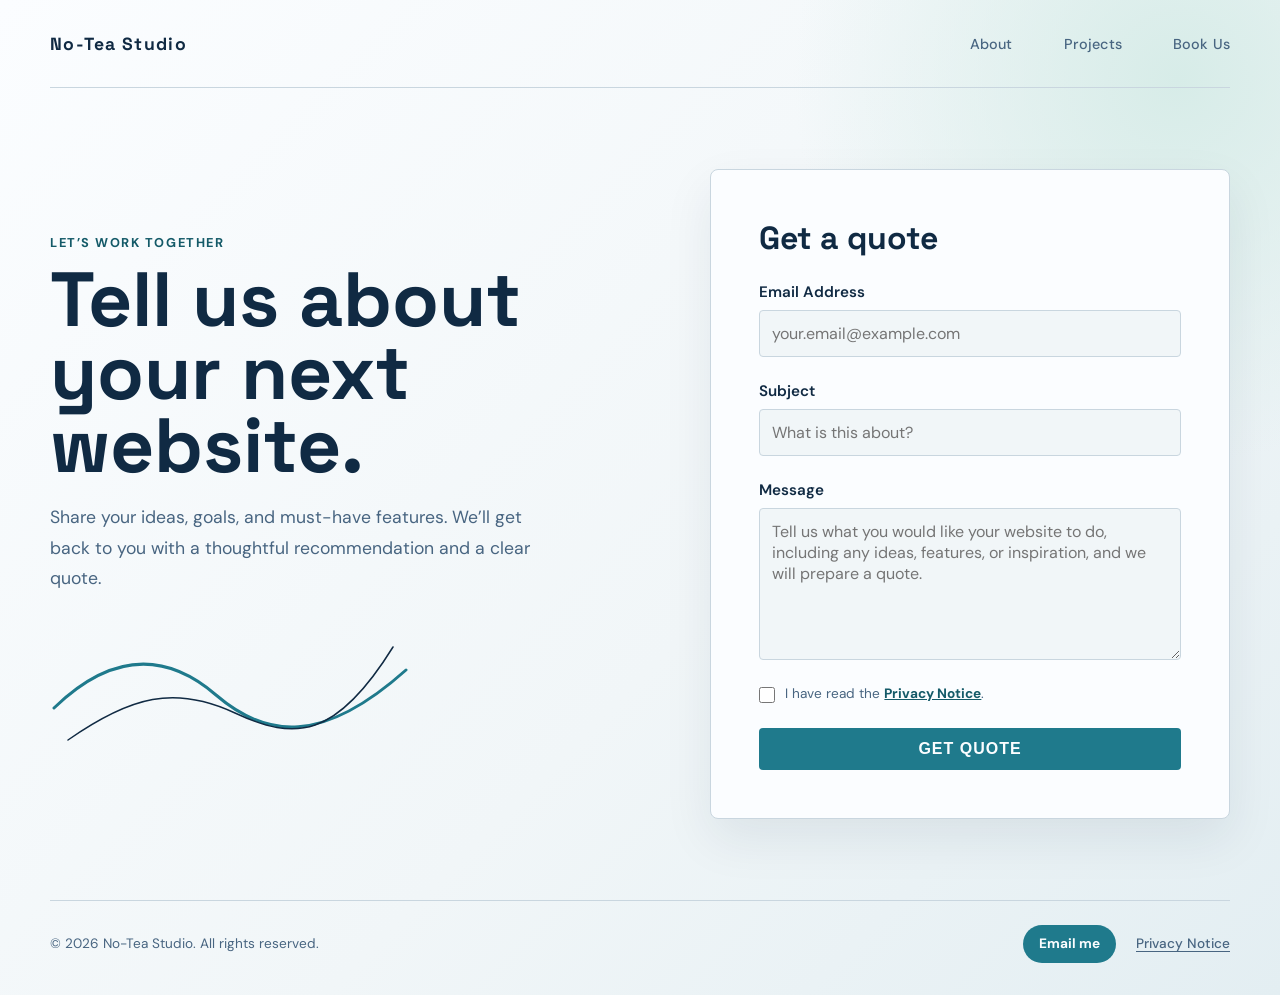
<file: booking.html>
<!DOCTYPE html>
<html lang="en">

<head>
    <meta charset="UTF-8">
    <meta name="viewport" content="width=device-width, initial-scale=1.0">
    <title>Book a Website Project | No-Tea Studio</title>
    <link rel="stylesheet" href="style.css">
    <meta name="description" content="Tell No-Tea Studio about your website project, goals, and features to request a tailored quote.">
    <meta name="author" content="No-Tea Studio">
    <meta name="robots" content="index, follow">
    <meta property="og:title" content="Book a Website Project | No-Tea Studio">
    <meta property="og:description" content="Share your website ideas with No-Tea Studio and request a tailored quote.">
    <meta property="og:type" content="website">
    <meta name="twitter:card" content="summary">
</head>

<body>
    <nav class="navigation-bar">
        <a href="index.html">No-Tea Studio</a>
        <a href="index.html">About</a>
        <a href="projects.html">Projects</a>
        <a href="booking.html" aria-current="page">Book Us</a>
    </nav>

    <main class="booking-container">
        <section class="booking-intro">
            <p class="eyebrow">Let’s work together</p>
            <h1>Tell us about your next website.</h1>
            <p>Share your ideas, goals, and must-have features. We’ll get back to you with a thoughtful recommendation and a clear quote.</p>
            <svg class="booking-lines" viewBox="0 0 360 120" role="img" aria-label="Decorative hand-drawn lines">
                <path d="M4 74C62 18 116 18 166 61S272 111 356 36" />
                <path d="M18 106C81 62 125 51 185 79S286 105 343 13" />
            </svg>
        </section>

        <section class="booking-form-container" aria-labelledby="booking-form-title">
            <h2 id="booking-form-title">Get a quote</h2>
            <form class="contact-form" action="https://formspree.io/f/mvkpezjv" method="POST">
                <div class="form-group">
                    <label for="email">Email Address</label>
                    <input type="email" id="email" name="email" placeholder="your.email@example.com" required>
                </div>
                <div class="form-group">
                    <label for="subject">Subject</label>
                    <input type="text" id="subject" name="subject" placeholder="What is this about?" required>
                </div>
                <div class="form-group">
                    <label for="message">Message</label>
                    <textarea id="message" name="message" placeholder="Tell us what you would like your website to do, including any ideas, features, or inspiration, and we will prepare a quote." rows="6" required></textarea>
                </div>
                <div class="form-consent">
                    <input type="checkbox" id="privacy-consent" name="privacy-consent" required>
                    <label for="privacy-consent">I have read the <a href="privacy.html">Privacy Notice</a>.</label>
                </div>
                <button type="submit" class="submit-btn">Get Quote</button>
            </form>
        </section>
    </main>
    <footer class="site-footer">
        <p>&copy; 2026 No-Tea Studio. All rights reserved.</p>
        <div class="footer-actions">
            <a class="email-button" href="mailto:casleanurenato@gmail.com">Email me</a>
            <a class="footer-link" href="privacy.html">Privacy Notice</a>
        </div>
    </footer>
</body>

</html>
</file>
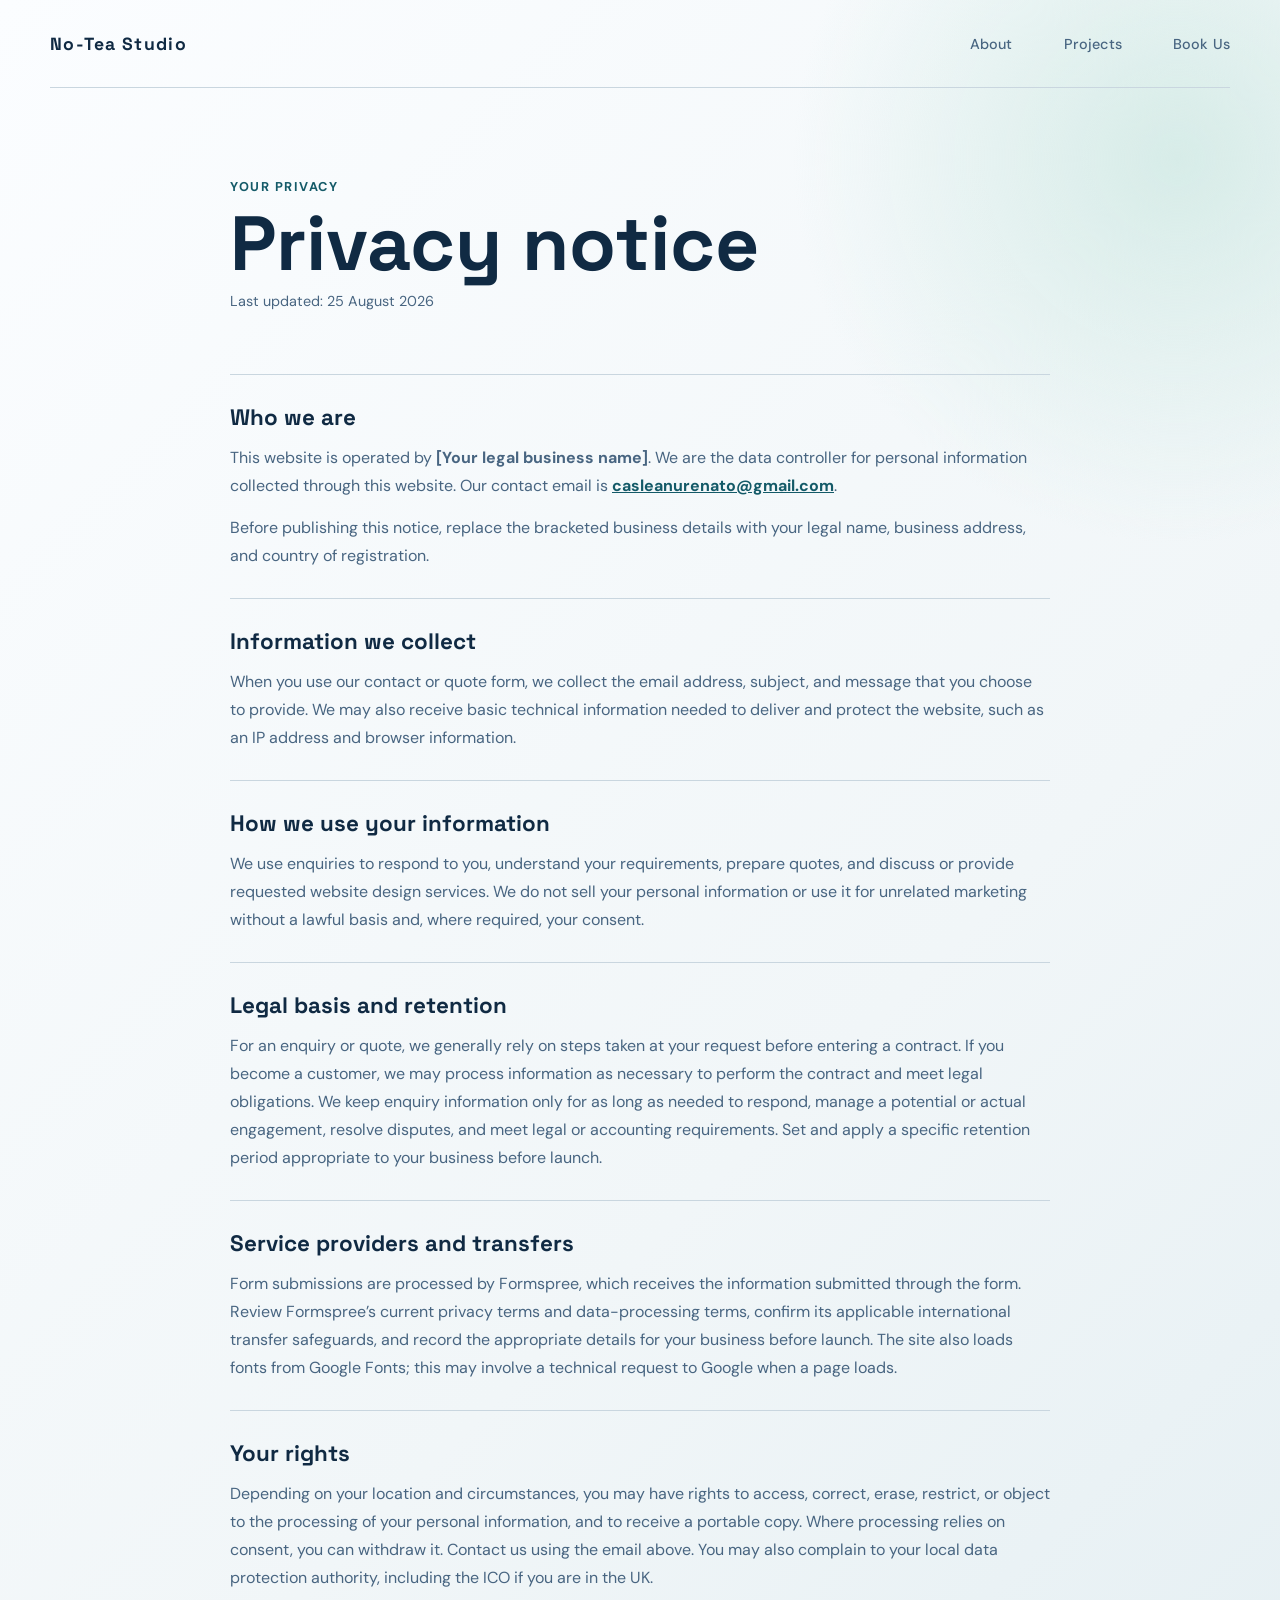
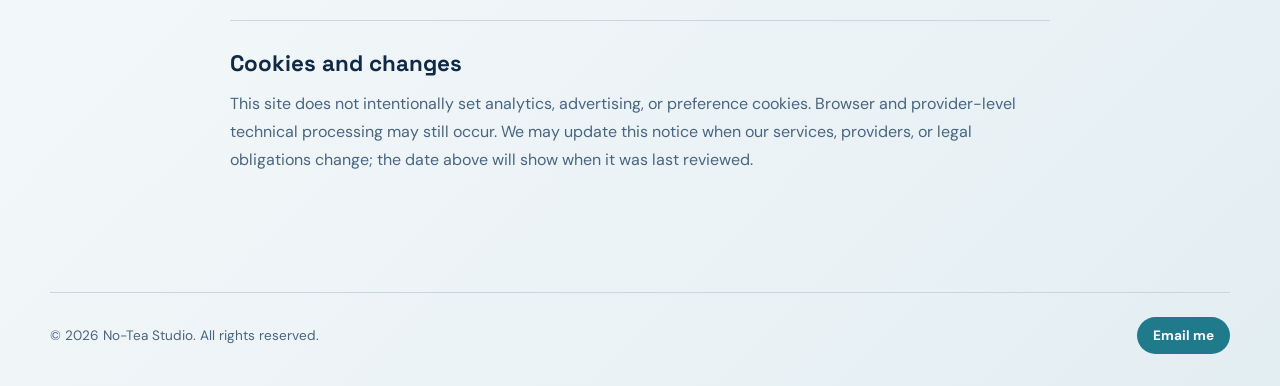
<file: privacy.html>
<!DOCTYPE html>
<html lang="en">

<head>
    <meta charset="UTF-8">
    <meta name="viewport" content="width=device-width, initial-scale=1.0">
    <title>Privacy Notice | No-Tea Studio</title>
    <link rel="stylesheet" href="style.css">
    <meta name="description" content="Read the No-Tea Studio privacy notice to understand how website enquiries are handled.">
    <meta name="author" content="No-Tea Studio">
    <meta name="robots" content="noindex, follow">
</head>

<body>
    <nav class="navigation-bar">
        <a href="index.html">No-Tea Studio</a>
        <a href="index.html">About</a>
        <a href="projects.html">Projects</a>
        <a href="booking.html">Book Us</a>
    </nav>

    <main class="legal-container">
        <p class="eyebrow">Your privacy</p>
        <h1>Privacy notice</h1>
        <p class="legal-updated">Last updated: 25 August 2026</p>

        <section class="legal-section">
            <h2>Who we are</h2>
            <p>This website is operated by <strong>[Your legal business name]</strong>. We are the data controller for personal information collected through this website. Our contact email is <a href="mailto:casleanurenato@gmail.com">casleanurenato@gmail.com</a>.</p>
            <p>Before publishing this notice, replace the bracketed business details with your legal name, business address, and country of registration.</p>
        </section>

        <section class="legal-section">
            <h2>Information we collect</h2>
            <p>When you use our contact or quote form, we collect the email address, subject, and message that you choose to provide. We may also receive basic technical information needed to deliver and protect the website, such as an IP address and browser information.</p>
        </section>

        <section class="legal-section">
            <h2>How we use your information</h2>
            <p>We use enquiries to respond to you, understand your requirements, prepare quotes, and discuss or provide requested website design services. We do not sell your personal information or use it for unrelated marketing without a lawful basis and, where required, your consent.</p>
        </section>

        <section class="legal-section">
            <h2>Legal basis and retention</h2>
            <p>For an enquiry or quote, we generally rely on steps taken at your request before entering a contract. If you become a customer, we may process information as necessary to perform the contract and meet legal obligations. We keep enquiry information only for as long as needed to respond, manage a potential or actual engagement, resolve disputes, and meet legal or accounting requirements. Set and apply a specific retention period appropriate to your business before launch.</p>
        </section>

        <section class="legal-section">
            <h2>Service providers and transfers</h2>
            <p>Form submissions are processed by Formspree, which receives the information submitted through the form. Review Formspree’s current privacy terms and data-processing terms, confirm its applicable international transfer safeguards, and record the appropriate details for your business before launch. The site also loads fonts from Google Fonts; this may involve a technical request to Google when a page loads.</p>
        </section>

        <section class="legal-section">
            <h2>Your rights</h2>
            <p>Depending on your location and circumstances, you may have rights to access, correct, erase, restrict, or object to the processing of your personal information, and to receive a portable copy. Where processing relies on consent, you can withdraw it. Contact us using the email above. You may also complain to your local data protection authority, including the ICO if you are in the UK.</p>
        </section>

        <section class="legal-section">
            <h2>Cookies and changes</h2>
            <p>This site does not intentionally set analytics, advertising, or preference cookies. Browser and provider-level technical processing may still occur. We may update this notice when our services, providers, or legal obligations change; the date above will show when it was last reviewed.</p>
        </section>
    </main>

    <footer class="site-footer">
        <p>&copy; 2026 No-Tea Studio. All rights reserved.</p>
        <a class="email-button" href="mailto:casleanurenato@gmail.com">Email me</a>
    </footer>
</body>

</html>
</file>
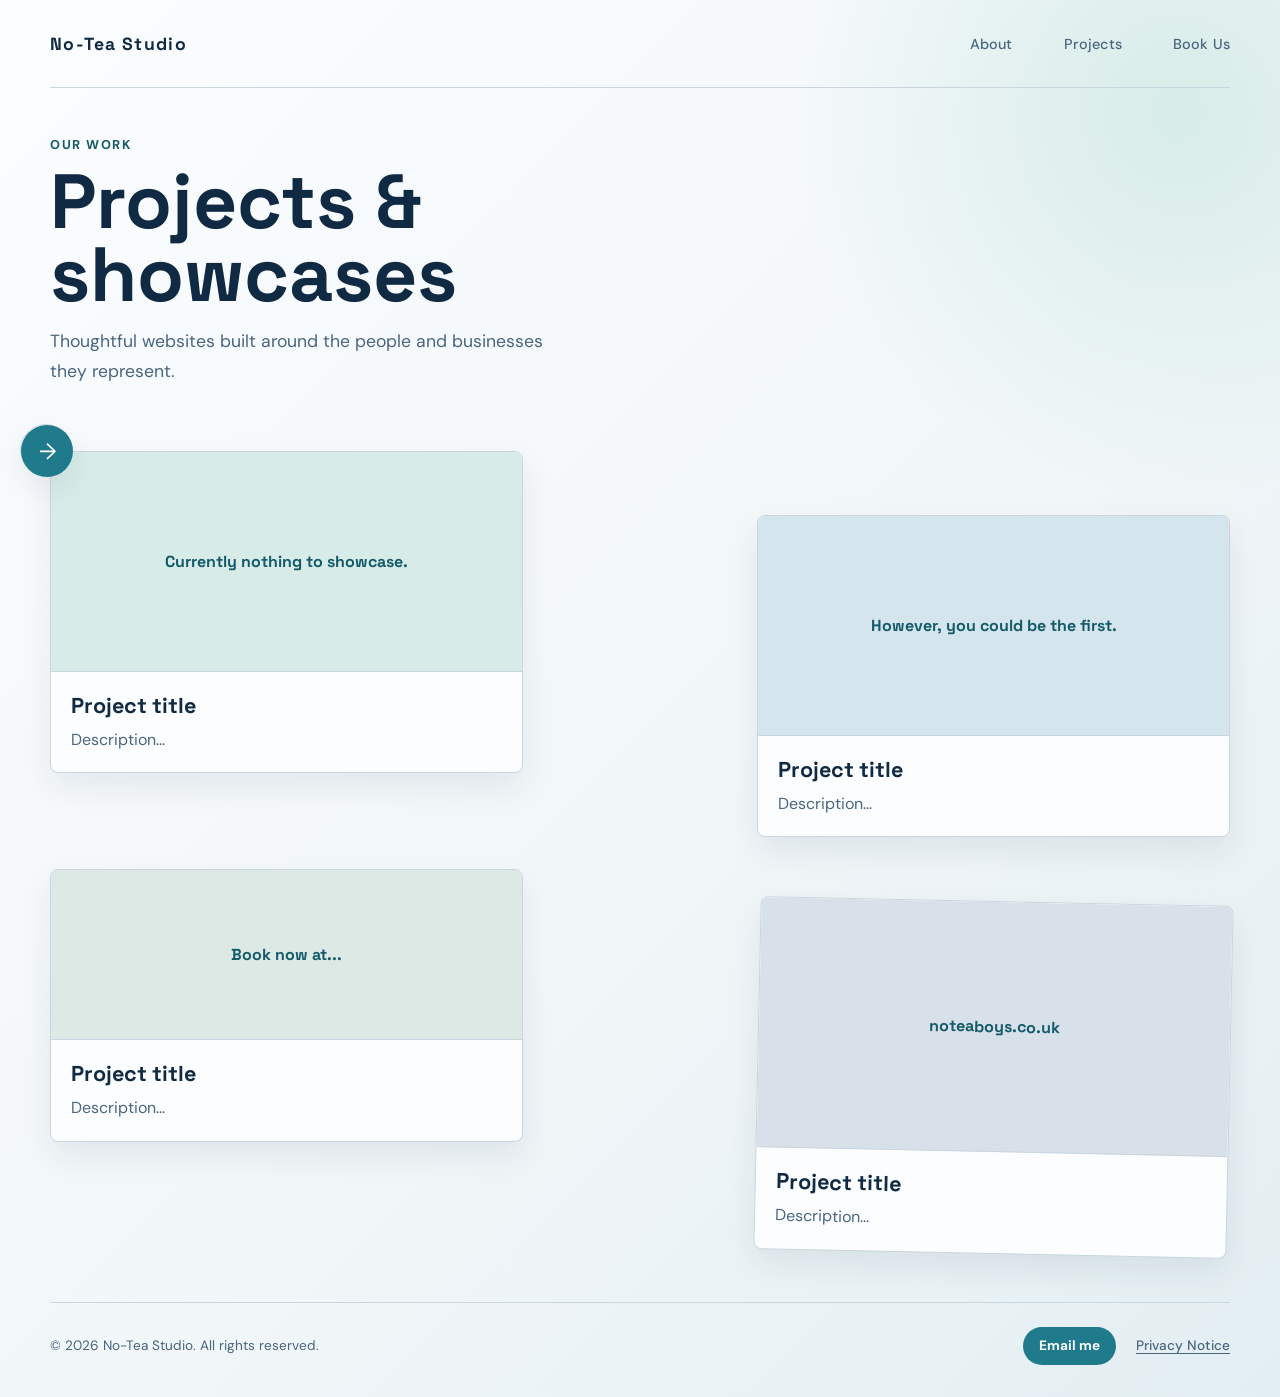
<file: projects.html>
<!DOCTYPE html>
<html lang="en">

<head>
	<meta charset="UTF-8">
	<meta name="viewport" content="width=device-width, initial-scale=1.0">
	<title>Website Design Projects | No-Tea Studio</title>
	<link rel="stylesheet" href="style.css">
	<meta name="description" content="Explore website design projects and showcases from No-Tea Studio.">
	<meta name="author" content="No-Tea Studio">
	<meta name="robots" content="index, follow">
	<meta property="og:title" content="Website Design Projects | No-Tea Studio">
	<meta property="og:description" content="Explore website design projects and showcases from No-Tea Studio.">
	<meta property="og:type" content="website">
	<meta name="twitter:card" content="summary">
</head>

<body>
	<nav class="navigation-bar">
		<a href="index.html">No-Tea Studio</a>
		<a href="index.html#about">About</a>
		<a href="projects.html" aria-current="page">Projects</a>
		<a href="booking.html">Book Us</a>
	</nav>

	<aside class="project-sidebar">
		<input class="sidebar-toggle" type="checkbox" id="sidebar-toggle">
		<label class="sidebar-toggle-button" for="sidebar-toggle" aria-label="Open project page sidebar">
			<span aria-hidden="true">&rarr;</span>
		</label>
		<div class="project-sidebar-content">
			<p class="eyebrow">Explore</p>
			<a href="index.html">Back to home ->
            </a>
			<a href="booking.html">Get a quote -> </a>
		</div>
	</aside>

	<main class="projects-container">
		<header class="projects-intro">
			<p class="eyebrow">Our work</p>
			<h1>Projects &amp; showcases</h1>
			<p>Thoughtful websites built around the people and businesses they represent.</p>
		</header>

		<section class="project-grid" aria-label="Project showcases">
			<article class="project-card project-card-tall">
				<a class="project-image" href="booking.html" aria-label="Add project one link">
					<span>Currently nothing to showcase.</span>
				</a>
				<div class="project-card-content">
					<h2>Project title</h2>
					<p>Description...</p>
				</div>
			</article>
			<article class="project-card project-card-offset">
				<a class="project-image" href="booking.html" aria-label="Add project two link">
					<span>However, you could be the first.</span>
				</a>
				<div class="project-card-content">
					<h2>Project title</h2>
					<p>Description...</p>
				</div>
			</article>
			<article class="project-card project-card-small">
				<a class="project-image" href="booking.html" aria-label="Add project three link">
					<span>Book now at...</span>
				</a>
				<div class="project-card-content">
					<h2>Project title</h2>
					<p>Description...</p>
				</div>
			</article>
			<article class="project-card project-card-wide">
				<a class="project-image" href="booking.html" aria-label="Add project four link">
					<span>noteaboys.co.uk</span>
				</a>
				<div class="project-card-content">
					<h2>Project title</h2>
					<p>Description...</p>
				</div>
			</article>
		</section>
	</main>
	<footer class="site-footer">
		<p>&copy; 2026 No-Tea Studio. All rights reserved.</p>
		<div class="footer-actions">
			<a class="email-button" href="mailto:casleanurenato@gmail.com">Email me</a>
			<a class="footer-link" href="privacy.html">Privacy Notice</a>
		</div>
	</footer>
	<script src="script.js"></script>
</body>

</html>
</file>
<file: home.css>
/* =====================================================================
   No-Tea Studio - shared site styles (homepage + base for every page;
   pages.css adds the inner-page layouts on top of this file).

   COLOUR: every colour comes from the --c-* tokens below. There are six
   palettes ("brews") x light/dark. Hibiscus (pink) is the default; the
   visitor can switch palette with the swatch button in the header and the
   choice is remembered on every page.
   ===================================================================== */

:root {
	--font-display: 'Space Grotesk', 'Segoe UI', system-ui, sans-serif;
	--font-body: 'DM Sans', system-ui, -apple-system, 'Segoe UI', sans-serif;
	--radius: 22px;
	--radius-sm: 14px;
	--ease: cubic-bezier(0.2, 0.8, 0.2, 1);
	--container: 1180px;
	/* Outline and hard-shadow colours. Light mode keeps the bold ink outline and
	   colour-block shadow; dark mode swaps them for soft edges (see the dark block). */
	--c-edge: var(--c-ink);
	--c-pop: var(--c-accent);
	--c-pop-2: var(--c-primary);
}

/* ---- Palette 1: Matcha ---- */
html[data-palette="matcha"] {
	--c-bg: #f7f4ec;
	--c-bg-alt: #ecefe0;
	--c-surface: #ffffff;
	--c-ink: #1b2a20;
	--c-ink-soft: #48584d;
	--c-primary: #2d6a4f;
	--c-on-primary: #ffffff;
	--c-primary-deep: #1f5238;
	--c-accent: #ff7a45;
	--c-accent-text: #b43e0e;
	--c-on-accent: #2b1204;
	--c-line: #ddd5c0;
	--c-shadow: rgba(27, 42, 32, 0.14);
	color-scheme: light;
}


/* ---- Palette 2: Builder's Tea ---- */
html[data-palette="builders"] {
	--c-bg: #fbf5ee;
	--c-bg-alt: #f4e6d3;
	--c-surface: #ffffff;
	--c-ink: #2b1d14;
	--c-ink-soft: #66503f;
	--c-primary: #a24a17;
	--c-on-primary: #ffffff;
	--c-primary-deep: #7d3a12;
	--c-accent: #f2b134;
	--c-accent-text: #8a5300;
	--c-on-accent: #2b1d14;
	--c-line: #e6d6c1;
	--c-shadow: rgba(43, 29, 20, 0.14);
	color-scheme: light;
}


/* ---- Palette 3: Earl Grey ---- */
html[data-palette="earlgrey"] {
	--c-bg: #f4f5fb;
	--c-bg-alt: #e7eaf8;
	--c-surface: #ffffff;
	--c-ink: #1c2033;
	--c-ink-soft: #4d5370;
	--c-primary: #4a52c4;
	--c-on-primary: #ffffff;
	--c-primary-deep: #343b9a;
	--c-accent: #f59fb5;
	--c-accent-text: #b4264f;
	--c-on-accent: #3a0a1a;
	--c-line: #d9dcf0;
	--c-shadow: rgba(28, 32, 51, 0.14);
	color-scheme: light;
}


/* ---- Palette 6: Signal (space indigo, platinum and red) ---- */
html[data-palette="signal"] {
	--c-bg: #edf2f4;
	--c-bg-alt: #dfe6ea;
	--c-surface: #ffffff;
	--c-ink: #2b2d42;
	--c-ink-soft: #565d75;
	--c-primary: #d90429;
	--c-on-primary: #ffffff;
	--c-primary-deep: #a8021f;
	--c-accent: #8d99ae;
	--c-accent-text: #465068;
	--c-on-accent: #1d1f31;
	--c-line: #ccd5dc;
	--c-shadow: rgba(43, 45, 66, 0.16);
	color-scheme: light;
}

/* ---- Palette 7: Halloween (seasonal: pumpkin orange and witching-hour purple) ---- */
html[data-palette="halloween"] {
	--c-bg: #fff4e8;
	--c-bg-alt: #ffe9d6;
	--c-surface: #ffffff;
	--c-ink: #24102f;
	--c-ink-soft: #5b4468;
	--c-primary: #c2410c;
	--c-on-primary: #ffffff;
	--c-primary-deep: #9a3412;
	--c-accent: #6d28d9;
	--c-accent-text: #5b21b6;
	--c-on-accent: #ffffff;
	--c-line: #f1d6bf;
	--c-shadow: rgba(36, 16, 47, 0.16);
	--web-ink: #5b4468;
	--bat: #24102f;
	--spider: #24102f;
	color-scheme: light;
}

/* ---- Palette 8: Christmas (seasonal: berry red, holly green, snowy mint-white) ---- */
html[data-palette="christmas"] {
	--c-bg: #f5faf6;
	--c-bg-alt: #e4f1e8;
	--c-surface: #ffffff;
	--c-ink: #0f2a1b;
	--c-ink-soft: #3d5d4b;
	--c-primary: #b91c1c;
	--c-on-primary: #ffffff;
	--c-primary-deep: #991b1b;
	--c-accent: #1f7a45;
	--c-accent-text: #166534;
	--c-on-accent: #ffffff;
	--c-line: #cbe3d3;
	--c-shadow: rgba(15, 42, 27, 0.16);
	--snow: #a6cde6;
	--snow-cap: #ffffff;
	color-scheme: light;
}

/* ---- Palette 4: Hibiscus (pink, the default) ---- */
:root,
html[data-palette="hibiscus"] {
	--c-bg: #fff6f6;
	--c-bg-alt: #fde8eb;
	--c-surface: #ffffff;
	--c-ink: #2a141b;
	--c-ink-soft: #693f4c;
	--c-primary: #c2255c;
	--c-on-primary: #ffffff;
	--c-primary-deep: #971a46;
	--c-accent: #ffb703;
	--c-accent-text: #946300;
	--c-on-accent: #2a1a00;
	--c-line: #f1d3d9;
	--c-shadow: rgba(42, 20, 27, 0.14);
	color-scheme: light;
}

/* ---- One shared dark mode ----
   Every palette uses the same charcoal surfaces (soft edges, no hard shadows, a
   gentle glow in the corners). The palette only chooses the accent colours. */
html[data-theme="dark"] {
	--c-bg: #131417;
	--c-bg-alt: #181a1e;
	--c-surface: #202228;
	--c-ink: #f4f1f4;
	--c-ink-soft: #b3aeb6;
	--c-line: #30323a;
	--c-shadow: rgba(0, 0, 0, 0.5);
	--c-edge: #3a3c46;
	--c-pop: transparent;
	--c-pop-2: transparent;
	color-scheme: dark;
}

html[data-theme="dark"][data-palette="hibiscus"],
html[data-theme="dark"]:not([data-palette]) {
	--c-primary: #ff7fa8;
	--c-on-primary: #3b0620;
	--c-primary-deep: #ffa8c3;
	--c-accent: #ffcf5c;
	--c-accent-text: #ffd679;
	--c-on-accent: #2a1a00;
}

html[data-theme="dark"][data-palette="matcha"] {
	--c-primary: #6fcf97;
	--c-on-primary: #06210f;
	--c-primary-deep: #8ee3b0;
	--c-accent: #ff9366;
	--c-accent-text: #ffab87;
	--c-on-accent: #2b1204;
}

html[data-theme="dark"][data-palette="builders"] {
	--c-primary: #f0a05a;
	--c-on-primary: #2a1405;
	--c-primary-deep: #ffc388;
	--c-accent: #f2c14e;
	--c-accent-text: #f6cd6a;
	--c-on-accent: #2a1d05;
}

html[data-theme="dark"][data-palette="earlgrey"] {
	--c-primary: #9aa4ff;
	--c-on-primary: #0e1236;
	--c-primary-deep: #bcc3ff;
	--c-accent: #ff9fbe;
	--c-accent-text: #ffa9c4;
	--c-on-accent: #3a0a1a;
}

/* Signal in dark mode: space indigo surfaces, red accents */
html[data-theme="dark"][data-palette="signal"] {
	--c-bg: #1b1c2b;
	--c-bg-alt: #20223a;
	--c-surface: #2b2d42;
	--c-ink: #edf2f4;
	--c-ink-soft: #aab3c6;
	--c-line: #3b3e5a;
	--c-edge: #4b4f70;
	--c-primary: #ff4d63;
	--c-on-primary: #1d0a10;
	--c-primary-deep: #ff8e9c;
	--c-accent: #8d99ae;
	--c-accent-text: #b4bfd2;
	--c-on-accent: #14162a;
}

/* Halloween in dark mode: purple-black surfaces, pumpkin and violet accents */
html[data-theme="dark"][data-palette="halloween"] {
	--c-bg: #120a1c;
	--c-bg-alt: #180e24;
	--c-surface: #221535;
	--c-ink: #f6eefc;
	--c-ink-soft: #bfb0cf;
	--c-line: #35214d;
	--c-edge: #48306d;
	--c-primary: #ff8a3d;
	--c-on-primary: #2a1100;
	--c-primary-deep: #ffb27a;
	--c-accent: #a78bfa;
	--c-accent-text: #c4b5fd;
	--c-on-accent: #1a0b33;
	--web-ink: #d9c9f0;
	--bat: #3d2760;
	--spider: #cbb8ea;
}

/* Christmas in dark mode: deep pine surfaces, bright berry red and mint-green accents */
html[data-theme="dark"][data-palette="christmas"] {
	--c-bg: #0b1712;
	--c-bg-alt: #0f1f18;
	--c-surface: #162b21;
	--c-ink: #f2f8f4;
	--c-ink-soft: #a9c2b3;
	--c-line: #25402f;
	--c-edge: #355a44;
	--c-primary: #ff6b6b;
	--c-on-primary: #2b0508;
	--c-primary-deep: #ff9a9a;
	--c-accent: #5fd38d;
	--c-accent-text: #86e3a9;
	--c-on-accent: #06210f;
	--snow: #ffffff;
	--snow-cap: #d3e3ee;
}

/* Soft colour glow in two corners (fixed, so it never scrolls or repaints) */
html[data-theme="dark"] body {
	background: transparent;
}

html[data-theme="dark"] body::before {
	content: '';
	position: fixed;
	inset: 0;
	z-index: -1;
	pointer-events: none;
	background:
		radial-gradient(55rem 38rem at 105% -8%, color-mix(in srgb, var(--c-primary) 16%, transparent), transparent 70%),
		radial-gradient(48rem 36rem at -8% 108%, color-mix(in srgb, var(--c-primary) 12%, transparent), transparent 70%);
}

/* Buttons: flat gradient pill with a soft glow instead of the chunky shadow */
html[data-theme="dark"] .btn-primary {
	border-color: transparent;
	background: linear-gradient(135deg, var(--c-primary), color-mix(in srgb, var(--c-primary) 55%, var(--c-accent)));
	box-shadow: 0 8px 22px color-mix(in srgb, var(--c-primary) 28%, transparent);
}

html[data-theme="dark"] .btn-primary:hover {
	box-shadow: 0 10px 28px color-mix(in srgb, var(--c-primary) 40%, transparent);
}

html[data-theme="dark"] .btn-primary:active {
	box-shadow: 0 2px 8px color-mix(in srgb, var(--c-primary) 30%, transparent);
}

html[data-theme="dark"] .hero::before {
	background: radial-gradient(circle, color-mix(in srgb, var(--c-primary) 20%, transparent), transparent 68%);
}

/* =====================================================================
   Base
   ===================================================================== */

*,
*::before,
*::after {
	box-sizing: border-box;
}

html {
	scroll-behavior: smooth;
	scroll-padding-top: 5.5rem;
	background: var(--c-bg);
	-webkit-text-size-adjust: 100%;
}

body {
	margin: 0;
	min-height: 100vh;
	color: var(--c-ink);
	background: var(--c-bg);
	font-family: var(--font-body);
	font-size: 1.0625rem;
	line-height: 1.65;
	overflow-x: clip;
	-webkit-font-smoothing: antialiased;
	transition: background-color 250ms ease, color 250ms ease;
}

h1,
h2,
h3,
h4 {
	margin: 0;
	font-family: var(--font-display);
	line-height: 1.08;
	letter-spacing: -0.02em;
	text-wrap: balance;
}

p {
	margin: 0;
	text-wrap: pretty;
}

img,
svg {
	max-width: 100%;
}

a {
	color: var(--c-primary-deep);
}

:focus-visible {
	outline: 3px solid var(--c-accent);
	outline-offset: 3px;
	border-radius: 6px;
}

.container {
	width: min(100% - 2.5rem, var(--container));
	margin-inline: auto;
}

.visually-hidden {
	position: absolute !important;
	width: 1px;
	height: 1px;
	margin: -1px;
	padding: 0;
	overflow: hidden;
	clip: rect(0 0 0 0);
	white-space: nowrap;
	border: 0;
}

.skip-link {
	position: fixed;
	top: 0.75rem;
	left: 0.75rem;
	z-index: 200;
	padding: 0.6rem 1rem;
	border-radius: 999px;
	color: var(--c-on-primary);
	background: var(--c-primary);
	font-weight: 700;
	text-decoration: none;
	transform: translateY(-200%);
	transition: transform 180ms var(--ease);
}

.skip-link:focus {
	transform: none;
}

/* scroll progress */
.progress {
	position: fixed;
	inset: 0 0 auto 0;
	z-index: 120;
	height: 4px;
	pointer-events: none;
}

.progress span {
	display: block;
	height: 100%;
	background: linear-gradient(90deg, var(--c-primary), var(--c-accent));
	transform: scaleX(0);
	transform-origin: left;
}

/* =====================================================================
   Buttons, pills, headings
   ===================================================================== */

.btn {
	display: inline-flex;
	align-items: center;
	justify-content: center;
	gap: 0.5rem;
	padding: 0.85rem 1.5rem;
	border: 2px solid var(--c-primary-deep);
	border-radius: 999px;
	font-family: var(--font-display);
	font-size: 1rem;
	font-weight: 700;
	line-height: 1.2;
	text-decoration: none;
	cursor: pointer;
	transition: transform 160ms var(--ease), box-shadow 160ms var(--ease), background 160ms ease, color 160ms ease;
}

.btn-primary {
	color: var(--c-on-primary);
	background: var(--c-primary);
	box-shadow: 0 4px 0 var(--c-primary-deep);
}

.btn-primary:hover {
	transform: translateY(-2px);
	box-shadow: 0 6px 0 var(--c-primary-deep);
}

.btn-primary:active {
	transform: translateY(3px);
	box-shadow: 0 1px 0 var(--c-primary-deep);
}

.btn-ghost {
	color: var(--c-ink);
	background: transparent;
	border-color: var(--c-ink);
}

.btn-ghost:hover {
	color: var(--c-bg);
	background: var(--c-ink);
}

.btn-sm {
	padding: 0.6rem 1.1rem;
	font-size: 0.92rem;
}

.btn[disabled] {
	opacity: 0.7;
	cursor: progress;
}

.btn svg {
	width: 1.1em;
	height: 1.1em;
	fill: none;
	stroke: currentColor;
	stroke-width: 2.4;
	stroke-linecap: round;
	stroke-linejoin: round;
}

.eyebrow {
	display: inline-block;
	margin-bottom: 0.9rem;
	color: var(--c-primary-deep);
	font-family: var(--font-display);
	font-size: 0.82rem;
	font-weight: 700;
	letter-spacing: 0.14em;
	text-transform: uppercase;
}

.section {
	padding: clamp(3.5rem, 8vw, 6.5rem) 0;
}

.section-alt {
	background: var(--c-bg-alt);
}

.section-head {
	max-width: 46rem;
	margin-bottom: clamp(2rem, 4vw, 3.25rem);
}

.section-head h2 {
	font-size: clamp(2rem, 4.4vw, 3.2rem);
}

.section-head p {
	margin-top: 1rem;
	color: var(--c-ink-soft);
	font-size: 1.1rem;
}

/* scroll reveal (only when JS is running) */
.js .reveal {
	opacity: 0;
	transform: translateY(22px);
	transition: opacity 700ms var(--ease), transform 700ms var(--ease);
	transition-delay: var(--d, 0s);
}

.js .reveal.is-in {
	opacity: 1;
	transform: none;
}

/* =====================================================================
   Header / navigation
   ===================================================================== */

.site-header {
	position: sticky;
	top: 0;
	z-index: 100;
	background: color-mix(in srgb, var(--c-bg) 84%, transparent);
	backdrop-filter: saturate(1.4) blur(14px);
	-webkit-backdrop-filter: saturate(1.4) blur(14px);
	border-bottom: 1px solid transparent;
	transition: border-color 200ms ease, box-shadow 200ms ease;
}

.site-header.is-scrolled {
	border-color: var(--c-line);
	box-shadow: 0 10px 28px -18px var(--c-shadow);
}

.nav {
	position: relative;
	display: flex;
	align-items: center;
	gap: 0.75rem;
	min-height: 76px;
}

.brand {
	display: inline-flex;
	align-items: center;
	gap: 0.6rem;
	margin-right: auto;
	color: var(--c-ink);
	font-family: var(--font-display);
	font-size: 1.2rem;
	font-weight: 700;
	letter-spacing: 0.01em;
	text-decoration: none;
}

.brand svg {
	width: 36px;
	height: 36px;
	flex-shrink: 0;
	transition: transform 300ms var(--ease);
}

.brand:hover svg {
	transform: rotate(-10deg) scale(1.08);
}

.nav-panel {
	display: flex;
	align-items: center;
	gap: 0.5rem;
}

.nav-links {
	display: flex;
	align-items: center;
	gap: 0.15rem;
	margin: 0;
	padding: 0;
	list-style: none;
}

.nav-links a {
	display: block;
	padding: 0.55rem 0.95rem;
	border-radius: 999px;
	color: var(--c-ink-soft);
	font-size: 0.97rem;
	font-weight: 500;
	text-decoration: none;
	transition: background 160ms ease, color 160ms ease;
}

.nav-links a:hover {
	color: var(--c-ink);
	background: var(--c-bg-alt);
}

.nav-links a[aria-current="page"] {
	color: var(--c-primary-deep);
	background: color-mix(in srgb, var(--c-primary) 12%, transparent);
	font-weight: 700;
}

.nav-tools {
	display: flex;
	align-items: center;
	gap: 0.5rem;
}

.tool-btn,
.theme-toggle {
	display: inline-flex;
	align-items: center;
	justify-content: center;
	flex-shrink: 0;
	width: 42px;
	height: 42px;
	margin: 0;
	padding: 0;
	border: 1.5px solid var(--c-line);
	border-radius: 50%;
	color: var(--c-ink-soft);
	background: var(--c-surface);
	cursor: pointer;
	transition: color 160ms ease, border-color 160ms ease, transform 160ms var(--ease);
}

.tool-btn:hover,
.theme-toggle:hover {
	color: var(--c-primary-deep);
	border-color: var(--c-primary);
	transform: translateY(-1px);
}

.tool-btn svg,
.theme-toggle svg {
	width: 19px;
	height: 19px;
	fill: none;
	stroke: currentColor;
	stroke-width: 2;
	stroke-linecap: round;
	stroke-linejoin: round;
}

.theme-toggle .icon-sun {
	display: none;
}

html[data-theme="dark"] .theme-toggle .icon-sun {
	display: block;
}

html[data-theme="dark"] .theme-toggle .icon-moon {
	display: none;
}

/* palette picker */
.palette {
	position: relative;
}

.palette-pop {
	position: absolute;
	top: calc(100% + 0.7rem);
	right: 0;
	z-index: 20;
	display: grid;
	gap: 0.25rem;
	width: 15rem;
	padding: 0.75rem;
	border: 1.5px solid var(--c-line);
	border-radius: var(--radius-sm);
	background: var(--c-surface);
	box-shadow: 0 24px 50px -18px var(--c-shadow);
}

.palette-pop[hidden] {
	display: none;
}

.palette-title {
	padding: 0.2rem 0.5rem 0.4rem;
	color: var(--c-ink-soft);
	font-family: var(--font-display);
	font-size: 0.75rem;
	font-weight: 700;
	letter-spacing: 0.12em;
	text-transform: uppercase;
}

.palette-pop button[role="radio"] {
	display: flex;
	align-items: center;
	gap: 0.75rem;
	width: 100%;
	padding: 0.55rem 0.6rem;
	border: 0;
	border-radius: 10px;
	color: var(--c-ink);
	background: transparent;
	font: inherit;
	font-weight: 500;
	text-align: left;
	cursor: pointer;
}

.palette-pop button[role="radio"]:hover {
	background: var(--c-bg-alt);
}

.palette-pop button[aria-checked="true"] {
	background: var(--c-bg-alt);
	font-weight: 700;
}

.palette-pop button[aria-checked="true"]::after {
	content: '';
	width: 0.9rem;
	height: 0.5rem;
	margin-left: auto;
	border-left: 3px solid var(--c-primary-deep);
	border-bottom: 3px solid var(--c-primary-deep);
	transform: rotate(-45deg) translate(2px, -2px);
}

.swatch {
	width: 1.7rem;
	height: 1.7rem;
	flex-shrink: 0;
	border: 2px solid var(--c-surface);
	border-radius: 50%;
	background: conic-gradient(var(--sw1) 0 50%, var(--sw2) 0);
	box-shadow: 0 0 0 1.5px var(--c-line);
}

/* mobile menu button */
.nav-burger {
	display: none;
}

.nav-burger span,
.nav-burger span::before,
.nav-burger span::after {
	display: block;
	width: 18px;
	height: 2px;
	border-radius: 2px;
	background: currentColor;
	transition: transform 220ms var(--ease), opacity 160ms ease;
}

.nav-burger span {
	position: relative;
}

.nav-burger span::before,
.nav-burger span::after {
	content: '';
	position: absolute;
	left: 0;
}

.nav-burger span::before {
	top: -6px;
}

.nav-burger span::after {
	top: 6px;
}

.nav-burger[aria-expanded="true"] span {
	background: transparent;
}

.nav-burger[aria-expanded="true"] span::before {
	transform: translateY(6px) rotate(45deg);
}

.nav-burger[aria-expanded="true"] span::after {
	transform: translateY(-6px) rotate(-45deg);
}

/* First-visit hint pointing at the colour and light/dark buttons */
.hint {
	position: absolute;
	top: calc(100% - 0.35rem);
	right: 0;
	z-index: 130;
	width: min(18.5rem, calc(100vw - 2.5rem));
	padding: 1rem 1.1rem 1.05rem;
	border: 2px solid var(--c-edge);
	border-radius: 18px;
	color: var(--c-ink);
	background: var(--c-surface);
	box-shadow: 5px 5px 0 var(--c-pop);
	opacity: 0;
	transform: translateY(-8px) scale(0.97);
	transform-origin: top right;
	pointer-events: none;
	transition: opacity 240ms ease, transform 300ms var(--ease);
}

.hint.is-on {
	opacity: 1;
	transform: none;
	pointer-events: auto;
}

.hint::before {
	content: '';
	position: absolute;
	top: -9px;
	right: var(--arrow-x, 3rem);
	width: 14px;
	height: 14px;
	border-top: 2px solid var(--c-edge);
	border-left: 2px solid var(--c-edge);
	background: var(--c-surface);
	transform: rotate(45deg);
}

.hint-title {
	margin-bottom: 0.6rem;
	font-family: var(--font-display);
	font-size: 1.1rem;
	font-weight: 700;
}

.hint-list {
	display: grid;
	gap: 0.6rem;
	margin: 0 0 0.9rem;
	padding: 0;
	list-style: none;
	color: var(--c-ink-soft);
	font-size: 0.95rem;
	line-height: 1.4;
}

.hint-list li {
	display: flex;
	align-items: center;
	gap: 0.7rem;
}

.hint-list strong {
	color: var(--c-ink);
}

.hint-ico {
	display: grid;
	place-items: center;
	flex-shrink: 0;
	width: 2.1rem;
	height: 2.1rem;
	border-radius: 50%;
	color: var(--c-on-primary);
	background: var(--c-primary);
}

.hint-ico svg {
	width: 1.1rem;
	height: 1.1rem;
	fill: none;
	stroke: currentColor;
	stroke-width: 2;
	stroke-linecap: round;
	stroke-linejoin: round;
}

.hint-ok {
	padding: 0.45rem 1.1rem;
	border: 2px solid var(--c-primary-deep);
	border-radius: 999px;
	color: var(--c-on-primary);
	background: var(--c-primary);
	font-family: var(--font-display);
	font-size: 0.9rem;
	font-weight: 700;
	cursor: pointer;
}

.hint-ok:hover {
	background: var(--c-primary-deep);
	color: var(--c-bg);
}

.hint-ring {
	position: relative;
}

.hint-ring::after {
	content: '';
	position: absolute;
	inset: -5px;
	border: 2px solid var(--c-accent);
	border-radius: 50%;
	pointer-events: none;
	animation: ring 1.8s ease-out infinite;
}

@keyframes ring {
	0% { opacity: 1; transform: scale(0.85); }
	100% { opacity: 0; transform: scale(1.35); }
}

@media (prefers-reduced-motion: reduce) {
	.hint-ring::after {
		animation: none;
		opacity: 0.9;
		transform: none;
	}
}

/* =====================================================================
   Hero
   ===================================================================== */

.hero {
	position: relative;
	padding: clamp(0.75rem, 2.2vw, 1.75rem) 0 clamp(3rem, 6vw, 5.5rem);
	overflow: clip;
}

.hero::before {
	content: '';
	position: absolute;
	inset: -10rem -12rem auto auto;
	width: 38rem;
	height: 38rem;
	border-radius: 50%;
	background: radial-gradient(circle, color-mix(in srgb, var(--c-accent) 26%, transparent), transparent 68%);
	pointer-events: none;
}

.hero-grid {
	position: relative;
	display: grid;
	grid-template-columns: minmax(0, 1.05fr) minmax(0, 0.95fr);
	gap: clamp(2rem, 5vw, 4.5rem);
	align-items: center;
}

.hero h1 {
	font-size: clamp(2.7rem, 6.4vw, 5rem);
	line-height: 1;
	letter-spacing: -0.035em;
}

.hl {
	position: relative;
	display: inline-block;
	color: var(--c-primary);
	white-space: nowrap;
}

/* hand-drawn wavy underline that "draws" itself in */
.hl::after {
	content: '';
	position: absolute;
	left: 0;
	right: 0;
	bottom: -0.16em;
	height: 0.26em;
	background: var(--c-accent);
	-webkit-mask: url("data:image/svg+xml,%3Csvg xmlns='http://www.w3.org/2000/svg' viewBox='0 0 22 8' preserveAspectRatio='none'%3E%3Cpath d='M0 4Q5.5-1 11 4T22 4' fill='none' stroke='black' stroke-width='2.4'/%3E%3C/svg%3E") repeat-x 0 50% / 22px 100%;
	mask: url("data:image/svg+xml,%3Csvg xmlns='http://www.w3.org/2000/svg' viewBox='0 0 22 8' preserveAspectRatio='none'%3E%3Cpath d='M0 4Q5.5-1 11 4T22 4' fill='none' stroke='black' stroke-width='2.4'/%3E%3C/svg%3E") repeat-x 0 50% / 22px 100%;
	clip-path: inset(0 100% 0 0);
	animation: wipe 1s 0.5s var(--ease) forwards;
}

.lead {
	max-width: 36rem;
	margin-top: 1.6rem;
	color: var(--c-ink);
	font-family: var(--font-display);
	font-size: clamp(1.2rem, 2.2vw, 1.5rem);
	font-weight: 500;
	line-height: 1.35;
	letter-spacing: -0.01em;
}

.hero-copy {
	max-width: 34rem;
	margin-top: 1rem;
	color: var(--c-ink-soft);
}

.rotator-line {
	margin-top: 1.1rem;
	color: var(--c-ink-soft);
	font-weight: 500;
}

.rotator {
	display: inline-block;
	color: var(--c-accent-text);
	font-weight: 700;
	transition: opacity 220ms ease, transform 220ms var(--ease);
}

.rotator.is-out {
	opacity: 0;
	transform: translateY(8px);
}

.hero-actions {
	display: flex;
	flex-wrap: wrap;
	gap: 0.9rem;
	margin-top: 2rem;
}

.hero-note {
	margin-top: 1.1rem;
	color: var(--c-ink-soft);
	font-size: 0.92rem;
}

/* hero illustration */
.hero-art {
	position: relative;
	min-height: 24rem;
	display: grid;
	place-items: center;
	perspective: 900px;
}

.art-blob {
	position: absolute;
	inset: 4% 2% 4% 8%;
	border-radius: 42% 58% 55% 45% / 50% 45% 55% 50%;
	background: color-mix(in srgb, var(--c-primary) 18%, var(--c-bg));
	animation: morph 14s ease-in-out infinite;
}

.art-layer {
	position: relative;
	transition: transform 180ms ease-out;
	will-change: transform;
}

.art-window {
	width: min(100%, 26.5rem);
	overflow: hidden;
	border: 2px solid var(--c-edge);
	border-radius: 20px;
	background: var(--c-surface);
	box-shadow: 10px 10px 0 var(--c-pop-2);
	transform: rotate(-2.5deg);
}

.art-bar {
	display: flex;
	align-items: center;
	gap: 0.4rem;
	padding: 0.7rem 0.9rem;
	border-bottom: 2px solid var(--c-edge);
	background: var(--c-bg-alt);
}

.art-bar i {
	width: 0.7rem;
	height: 0.7rem;
	border-radius: 50%;
	background: var(--c-ink);
	opacity: 0.85;
}

.art-bar i:nth-child(2) {
	background: var(--c-accent);
	opacity: 1;
}

.art-bar i:nth-child(3) {
	background: var(--c-primary);
	opacity: 1;
}

.art-url {
	margin-left: 0.6rem;
	padding: 0.15rem 0.8rem;
	border-radius: 999px;
	color: var(--c-ink-soft);
	background: var(--c-surface);
	font-size: 0.72rem;
	font-weight: 700;
}

.art-body {
	display: grid;
	gap: 0.85rem;
	padding: 1.2rem;
}

.art-line {
	height: 0.8rem;
	border-radius: 999px;
	background: var(--c-bg-alt);
}

.art-line.w-80 { width: 80%; }
.art-line.w-55 { width: 55%; }
.art-line.w-40 { width: 40%; }

.art-line.strong {
	height: 1.35rem;
	background: var(--c-ink);
}

.art-line.pop {
	background: var(--c-primary);
}

.art-hero-img {
	position: relative;
	height: 7.2rem;
	overflow: hidden;
	border-radius: 14px;
	background: linear-gradient(135deg, var(--c-primary), color-mix(in srgb, var(--c-primary) 45%, var(--c-accent)));
}

.art-hero-img::before,
.art-hero-img::after {
	content: '';
	position: absolute;
	border-radius: 50%;
	background: color-mix(in srgb, var(--c-surface) 24%, transparent);
}

.art-hero-img::before {
	width: 7rem;
	height: 7rem;
	right: -1.5rem;
	top: -2.4rem;
}

.art-hero-img::after {
	width: 4rem;
	height: 4rem;
	left: 1.2rem;
	bottom: -1.6rem;
	background: color-mix(in srgb, var(--c-accent) 70%, transparent);
}

.art-cards {
	display: grid;
	grid-template-columns: repeat(3, 1fr);
	gap: 0.6rem;
}

.art-cards span {
	height: 2.6rem;
	border-radius: 10px;
	background: var(--c-bg-alt);
	border: 1.5px solid var(--c-line);
}

.art-cup {
	position: absolute;
	right: 0;
	bottom: 1.2rem;
	z-index: 2;
	width: clamp(7.5rem, 17vw, 9.5rem);
	padding: 0;
	border: 0;
	background: none;
	cursor: pointer;
	transition: transform 220ms var(--ease);
}

.art-cup:hover {
	transform: rotate(6deg) scale(1.05);
}

.art-cup.is-hop {
	animation: hop 520ms var(--ease);
}

.art-cup svg {
	display: block;
	width: 100%;
	height: auto;
	overflow: visible;
	filter: drop-shadow(0 12px 14px var(--c-shadow));
}

.cup-body {
	fill: var(--c-primary);
	stroke: var(--c-ink);
	stroke-width: 3;
	stroke-linejoin: round;
}

.cup-handle {
	fill: none;
	stroke: var(--c-ink);
	stroke-width: 11;
	stroke-linecap: round;
}

.cup-handle-in {
	fill: none;
	stroke: var(--c-primary);
	stroke-width: 5;
	stroke-linecap: round;
}

.cup-tea {
	fill: var(--c-accent);
	stroke: var(--c-ink);
	stroke-width: 3;
}

.cup-saucer {
	fill: var(--c-surface);
	stroke: var(--c-ink);
	stroke-width: 3;
}

.cup-face {
	fill: none;
	stroke: var(--c-on-primary);
	stroke-width: 3.5;
	stroke-linecap: round;
}

.cup-cheek {
	fill: var(--c-accent);
	opacity: 0.85;
}

.cup-eye {
	fill: var(--c-on-primary);
	transform-box: fill-box;
	transform-origin: center;
	animation: blink 5s infinite;
}

.cup-steam path {
	fill: none;
	stroke: var(--c-ink-soft);
	stroke-width: 4;
	stroke-linecap: round;
	opacity: 0;
	animation: steam 3.2s ease-in-out infinite;
}

.cup-steam path:nth-child(2) { animation-delay: 0.9s; }
.cup-steam path:nth-child(3) { animation-delay: 1.8s; }

.cup-bubble {
	position: absolute;
	right: clamp(5rem, 14vw, 8.5rem);
	bottom: clamp(7rem, 15vw, 9.5rem);
	z-index: 3;
	width: max-content;
	max-width: min(15rem, 62vw);
	padding: 0.7rem 1rem;
	border: 2px solid var(--c-edge);
	border-radius: 16px 16px 4px 16px;
	color: var(--c-ink);
	background: var(--c-surface);
	font-size: 0.9rem;
	font-weight: 500;
	line-height: 1.4;
	box-shadow: 4px 4px 0 var(--c-pop);
	opacity: 0;
	transform: translateY(8px) scale(0.96);
	transform-origin: bottom right;
	pointer-events: none;
	transition: opacity 200ms ease, transform 260ms var(--ease);
}

.cup-bubble.is-on {
	opacity: 1;
	transform: none;
}

.sticker {
	position: absolute;
	z-index: 3;
	padding: 0.5rem 0.95rem;
	border: 2px solid var(--c-edge);
	border-radius: 999px;
	font-family: var(--font-display);
	font-size: 0.85rem;
	font-weight: 700;
	white-space: nowrap;
	animation: bob 5s ease-in-out infinite;
}

.sticker-a {
	top: 4%;
	right: 4%;
	color: var(--c-on-accent);
	background: var(--c-accent);
	transform: rotate(7deg);
}

.sticker-b {
	left: 0;
	bottom: 14%;
	color: var(--c-on-primary);
	background: var(--c-primary);
	transform: rotate(-6deg);
	animation-delay: -2s;
}

.spark {
	position: absolute;
	width: 1.6rem;
	height: 1.6rem;
	fill: var(--c-accent);
	animation: twinkle 3.4s ease-in-out infinite;
}

.spark-a { top: 10%; left: 6%; }
.spark-b { bottom: 8%; right: 38%; width: 1.1rem; height: 1.1rem; animation-delay: -1.4s; }

/* =====================================================================
   Marquee
   ===================================================================== */

.marquee-wrap {
	overflow: hidden;
	padding: 1.2rem 0;
}

.marquee {
	overflow: hidden;
	border-block: 2px solid var(--c-edge);
	color: var(--c-on-primary);
	background: var(--c-primary);
	transform: rotate(-1deg);
	margin: 0 -2rem;
}

.marquee-track {
	display: flex;
	width: max-content;
	animation: marquee 38s linear infinite;
}

.marquee:hover .marquee-track {
	animation-play-state: paused;
}

.marquee-group {
	display: flex;
	flex-shrink: 0;
	align-items: center;
	margin: 0;
	padding: 0;
	list-style: none;
}

.marquee-group li {
	display: flex;
	align-items: center;
	gap: 1.5rem;
	padding: 0.85rem 0 0.85rem 1.5rem;
	font-family: var(--font-display);
	font-size: 1.05rem;
	font-weight: 700;
	white-space: nowrap;
}

.marquee-group li::after {
	content: '';
	width: 0.65rem;
	height: 0.65rem;
	background: var(--c-accent);
	transform: rotate(45deg);
}

/* =====================================================================
   What we offer
   ===================================================================== */

.offer-grid {
	display: grid;
	grid-template-columns: repeat(3, minmax(0, 1fr));
	gap: 1.4rem;
	margin: 0;
	padding: 0;
	list-style: none;
}

.offer-card {
	display: grid;
	align-content: start;
	gap: 0.7rem;
	padding: 1.9rem;
	border: 1.5px solid var(--c-line);
	border-radius: var(--radius);
	background: var(--c-surface);
	transition: transform 220ms var(--ease), box-shadow 220ms var(--ease), border-color 220ms ease;
}

.offer-card:hover {
	border-color: var(--c-primary);
	box-shadow: 0 22px 44px -22px var(--c-shadow);
	transform: translateY(-6px) rotate(-0.6deg);
}

.icon-tile {
	display: grid;
	place-items: center;
	width: 3.4rem;
	height: 3.4rem;
	margin-bottom: 0.5rem;
	border-radius: 16px;
	color: var(--c-on-primary);
	background: var(--c-primary);
	box-shadow: 4px 4px 0 var(--c-pop);
	transition: transform 220ms var(--ease);
}

.offer-card:hover .icon-tile {
	transform: rotate(-8deg) scale(1.06);
}

.icon-tile svg {
	width: 1.7rem;
	height: 1.7rem;
	fill: none;
	stroke: currentColor;
	stroke-width: 2;
	stroke-linecap: round;
	stroke-linejoin: round;
}

.offer-card h3 {
	font-size: 1.35rem;
}

.offer-card p {
	color: var(--c-ink-soft);
}

.offer-note {
	max-width: 46rem;
	margin-top: 2rem;
	color: var(--c-ink-soft);
	font-size: 1.05rem;
}

/* =====================================================================
   Selected work
   ===================================================================== */

.work-tools {
	display: flex;
	flex-wrap: wrap;
	align-items: center;
	justify-content: space-between;
	gap: 1rem;
	margin-bottom: 1.6rem;
}

.seg {
	display: inline-flex;
	padding: 0.3rem;
	border: 1.5px solid var(--c-line);
	border-radius: 999px;
	background: var(--c-surface);
}

.seg button {
	padding: 0.45rem 1.05rem;
	border: 0;
	border-radius: 999px;
	color: var(--c-ink-soft);
	background: transparent;
	font: inherit;
	font-size: 0.92rem;
	font-weight: 700;
	cursor: pointer;
	transition: background 160ms ease, color 160ms ease;
}

.seg button:hover {
	color: var(--c-ink);
}

.seg button[aria-pressed="true"] {
	color: var(--c-on-primary);
	background: var(--c-primary);
}

.work-grid {
	display: grid;
	grid-template-columns: repeat(3, minmax(0, 1fr));
	gap: 1.4rem;
}

.work-card[hidden] {
	display: none;
}

.work-card {
	display: flex;
	flex-direction: column;
	overflow: hidden;
	border: 1.5px solid var(--c-line);
	border-radius: var(--radius);
	color: var(--c-ink);
	background: var(--c-surface);
	text-decoration: none;
	transition: transform 240ms var(--ease), box-shadow 240ms var(--ease), border-color 240ms ease;
}

.work-card:hover,
.work-card:focus-visible {
	border-color: var(--c-primary);
	box-shadow: 0 26px 46px -24px var(--c-shadow);
	transform: translateY(-6px);
}

.work-shot {
	position: relative;
	overflow: hidden;
	border-bottom: 1.5px solid var(--c-line);
	background: var(--c-bg-alt);
}

.work-chrome {
	display: flex;
	align-items: center;
	gap: 0.35rem;
	padding: 0.5rem 0.75rem;
	border-bottom: 1.5px solid var(--c-line);
	background: var(--c-bg-alt);
}

.work-chrome i {
	width: 0.55rem;
	height: 0.55rem;
	border-radius: 50%;
	background: var(--c-line);
}

.work-chrome span {
	margin-left: 0.4rem;
	color: var(--c-ink-soft);
	font-size: 0.72rem;
	font-weight: 700;
}

.work-shot img {
	display: block;
	width: 100%;
	height: auto;
	aspect-ratio: 16 / 9;
	object-fit: cover;
	object-position: top;
	transition: transform 600ms var(--ease);
}

.work-card:hover .work-shot img {
	transform: scale(1.05);
}

.work-info {
	display: grid;
	gap: 0.35rem;
	padding: 1.25rem 1.4rem 1.5rem;
}

.work-tag {
	justify-self: start;
	padding: 0.15rem 0.7rem;
	border-radius: 999px;
	color: var(--c-on-accent);
	background: var(--c-accent);
	font-size: 0.74rem;
	font-weight: 700;
	letter-spacing: 0.06em;
	text-transform: uppercase;
}

.work-tag.is-live {
	color: var(--c-on-primary);
	background: var(--c-primary);
}

.work-info h3 {
	font-size: 1.35rem;
}

.work-info p {
	color: var(--c-ink-soft);
	font-size: 0.97rem;
}

.work-visit {
	margin-top: 0.4rem;
	color: var(--c-primary-deep);
	font-weight: 700;
}

.work-visit span {
	display: inline-block;
	transition: transform 200ms var(--ease);
}

.work-card:hover .work-visit span {
	transform: translate(3px, -3px);
}

.work-foot {
	display: flex;
	flex-wrap: wrap;
	align-items: center;
	justify-content: space-between;
	gap: 1.5rem;
	margin-top: 2rem;
}

.text-link {
	color: var(--c-primary-deep);
	font-family: var(--font-display);
	font-weight: 700;
	text-decoration-thickness: 2px;
	text-underline-offset: 0.25em;
}

.testimonial {
	display: flex;
	align-items: center;
	gap: 1.1rem;
	max-width: 33rem;
	margin: 0;
	padding: 1rem 1.3rem 1rem 1rem;
	border: 1.5px solid var(--c-line);
	border-radius: var(--radius);
	background: var(--c-surface);
	transform: rotate(0.8deg);
}

.testimonial-btn {
	flex-shrink: 0;
	width: 4.1rem;
	height: 4.1rem;
	padding: 0;
	overflow: hidden;
	border: 2px solid var(--c-edge);
	border-radius: 14px;
	background: var(--c-bg-alt);
	cursor: zoom-in;
	transition: transform 200ms var(--ease);
}

.testimonial-btn:hover {
	transform: rotate(-5deg) scale(1.06);
}

.testimonial-btn img {
	display: block;
	width: 100%;
	height: 100%;
	object-fit: cover;
	object-position: top;
}

.testimonial figcaption {
	display: grid;
	gap: 0.1rem;
	color: var(--c-ink-soft);
	font-size: 0.93rem;
	line-height: 1.45;
}

.testimonial strong {
	color: var(--c-ink);
	font-family: var(--font-display);
}

/* =====================================================================
   Why work with us
   ===================================================================== */

.trust-grid {
	display: grid;
	grid-template-columns: repeat(4, minmax(0, 1fr));
	gap: 1.2rem;
	margin: 0;
	padding: 0;
	list-style: none;
}

.trust-item {
	display: grid;
	align-content: start;
	gap: 0.3rem;
	padding: 1.5rem;
	border: 1.5px solid var(--c-line);
	border-radius: var(--radius);
	background: var(--c-surface);
}

.trust-item .icon-tile {
	width: 3rem;
	height: 3rem;
	margin-bottom: 0.7rem;
	border-radius: 14px;
}

.trust-item .icon-tile svg {
	width: 1.5rem;
	height: 1.5rem;
}

.trust-item strong {
	font-family: var(--font-display);
	font-size: 1.15rem;
	line-height: 1.2;
}

.trust-item span {
	color: var(--c-ink-soft);
	font-size: 0.95rem;
	line-height: 1.45;
}

.seo-proof {
	display: grid;
	grid-template-columns: auto 1fr;
	align-items: center;
	gap: 1.2rem;
	margin-top: 1.4rem;
	padding: 1.4rem 1.6rem;
	border: 2px dashed var(--c-primary);
	border-radius: var(--radius);
	background: color-mix(in srgb, var(--c-primary) 8%, var(--c-surface));
}

.seo-proof .icon-tile {
	margin: 0;
}

.seo-proof div {
	display: grid;
	gap: 0.2rem;
}

.seo-proof strong {
	font-family: var(--font-display);
	font-size: 1.15rem;
}

.seo-proof span {
	color: var(--c-ink-soft);
}

/* =====================================================================
   Process
   ===================================================================== */

.steps {
	position: relative;
	display: grid;
	grid-template-columns: repeat(4, minmax(0, 1fr));
	gap: 1.2rem;
	margin: 0;
	padding: 0;
	list-style: none;
	counter-reset: step;
}

.steps::before {
	content: '';
	position: absolute;
	top: 1.7rem;
	left: 8%;
	right: 8%;
	height: 0;
	border-top: 3px dashed var(--c-line);
}

.step {
	position: relative;
	display: grid;
	align-content: start;
	gap: 0.55rem;
	counter-increment: step;
}

.step::before {
	content: counter(step);
	position: relative;
	z-index: 1;
	display: grid;
	place-items: center;
	width: 3.4rem;
	height: 3.4rem;
	margin-bottom: 0.7rem;
	border: 2px solid var(--c-edge);
	border-radius: 50%;
	color: var(--c-on-primary);
	background: var(--c-primary);
	font-family: var(--font-display);
	font-size: 1.4rem;
	font-weight: 700;
	box-shadow: 4px 4px 0 var(--c-pop);
	transition: transform 220ms var(--ease);
}

.step:hover::before {
	transform: rotate(-10deg) scale(1.08);
}

.step strong {
	font-family: var(--font-display);
	font-size: 1.25rem;
	line-height: 1.2;
}

.step span {
	color: var(--c-ink-soft);
}

/* =====================================================================
   Free website promo (homepage)
   ===================================================================== */

.promo-section {
	padding-bottom: 0;
}

.promo {
	position: relative;
	display: grid;
	grid-template-columns: minmax(0, 1fr) auto;
	align-items: center;
	gap: clamp(1.5rem, 4vw, 3rem);
	padding: clamp(1.8rem, 4vw, 3rem);
	overflow: hidden;
	border: 2px solid var(--c-edge);
	border-radius: 30px;
	background: var(--c-surface);
	box-shadow: 10px 10px 0 var(--c-pop);
}

.promo::before {
	content: '';
	position: absolute;
	inset: -6rem auto auto -6rem;
	width: 16rem;
	height: 16rem;
	border-radius: 50%;
	background: color-mix(in srgb, var(--c-primary) 10%, transparent);
	pointer-events: none;
}

.promo-copy {
	position: relative;
	max-width: 40rem;
}

.promo h2 {
	font-size: clamp(1.8rem, 4vw, 2.8rem);
}

.promo p:not(.eyebrow) {
	margin-top: 0.9rem;
	color: var(--c-ink-soft);
}

.promo-actions {
	display: flex;
	flex-wrap: wrap;
	gap: 0.9rem;
	margin-top: 1.6rem;
}

.promo-badge {
	position: relative;
	display: grid;
	place-items: center;
	align-content: center;
	width: clamp(8rem, 18vw, 11rem);
	aspect-ratio: 1;
	border: 2px solid var(--c-edge);
	border-radius: 50%;
	color: var(--c-on-primary);
	background: var(--c-primary);
	box-shadow: 6px 6px 0 var(--c-pop);
	transform: rotate(-8deg);
	animation: bob 5s ease-in-out infinite;
}

.promo-badge span {
	font-family: var(--font-display);
	font-size: clamp(2.4rem, 6vw, 3.6rem);
	font-weight: 700;
	line-height: 1;
}

.promo-badge small {
	display: block;
	max-width: 10ch;
	margin-top: 0.3rem;
	font-size: 0.85rem;
	font-weight: 700;
	letter-spacing: 0.02em;
	line-height: 1.15;
	text-align: center;
}

@media (max-width: 720px) {
	.promo {
		grid-template-columns: 1fr;
	}

	.promo-badge {
		justify-self: start;
		width: 8.5rem;
	}
}

@media (prefers-reduced-motion: reduce) {
	.promo-badge {
		animation: none;
	}
}

/* =====================================================================
   Contact
   ===================================================================== */

.contact-grid {
	display: grid;
	grid-template-columns: minmax(0, 0.9fr) minmax(0, 1.1fr);
	gap: clamp(2rem, 6vw, 5rem);
	align-items: start;
}

.contact-intro h2 {
	font-size: clamp(2rem, 4.4vw, 3.2rem);
}

.contact-intro > p {
	margin-top: 1rem;
	color: var(--c-ink-soft);
}

.chips-label {
	margin: 2rem 0 0.7rem;
	font-family: var(--font-display);
	font-weight: 700;
}

.chips {
	display: flex;
	flex-wrap: wrap;
	gap: 0.6rem;
}

.chip {
	padding: 0.55rem 1.05rem;
	border: 2px solid var(--c-line);
	border-radius: 999px;
	color: var(--c-ink);
	background: var(--c-surface);
	font: inherit;
	font-size: 0.95rem;
	font-weight: 600;
	cursor: pointer;
	transition: transform 160ms var(--ease), border-color 160ms ease, background 160ms ease, color 160ms ease;
}

.chip:hover {
	border-color: var(--c-primary);
	transform: translateY(-2px);
}

.chip[aria-pressed="true"] {
	border-color: var(--c-primary-deep);
	color: var(--c-on-primary);
	background: var(--c-primary);
}

.chips-hint {
	margin-top: 0.7rem;
	color: var(--c-ink-soft);
	font-size: 0.9rem;
}

.direct {
	display: flex;
	flex-wrap: wrap;
	align-items: center;
	gap: 0.6rem 1rem;
	margin-top: 2rem;
	padding-top: 1.5rem;
	border-top: 1.5px solid var(--c-line);
	color: var(--c-ink-soft);
}

.direct a {
	font-weight: 700;
}

.copy-btn {
	padding: 0.3rem 0.85rem;
	border: 1.5px solid var(--c-line);
	border-radius: 999px;
	color: var(--c-ink-soft);
	background: var(--c-surface);
	font: inherit;
	font-size: 0.85rem;
	font-weight: 700;
	cursor: pointer;
	transition: border-color 160ms ease, color 160ms ease;
}

.copy-btn:hover {
	border-color: var(--c-primary);
	color: var(--c-primary-deep);
}

.form-card {
	position: relative;
	padding: clamp(1.5rem, 4vw, 2.5rem);
	border: 2px solid var(--c-edge);
	border-radius: 26px;
	background: var(--c-surface);
	box-shadow: 10px 10px 0 var(--c-pop);
}

.form-card h3 {
	margin-bottom: 1.4rem;
	font-size: 1.7rem;
}

.contact-form {
	display: grid;
	gap: 1.15rem;
}

.field {
	display: grid;
	gap: 0.4rem;
}

.field label {
	font-size: 0.95rem;
	font-weight: 700;
}

.field input,
.field textarea {
	width: 100%;
	padding: 0.8rem 0.95rem;
	border: 2px solid var(--c-line);
	border-radius: 12px;
	color: var(--c-ink);
	background: var(--c-bg);
	font: inherit;
	font-size: 1rem;
	transition: border-color 160ms ease, box-shadow 160ms ease;
}

.field textarea {
	min-height: 9rem;
	resize: vertical;
}

.field input::placeholder,
.field textarea::placeholder {
	color: color-mix(in srgb, var(--c-ink-soft) 80%, transparent);
}

.field input:focus,
.field textarea:focus {
	outline: none;
	border-color: var(--c-primary);
	box-shadow: 0 0 0 4px color-mix(in srgb, var(--c-primary) 22%, transparent);
}

.field [aria-invalid="true"] {
	border-color: var(--c-accent-text);
}

.field-error {
	min-height: 0;
	color: var(--c-accent-text);
	font-size: 0.88rem;
	font-weight: 600;
}

.field-error:empty {
	display: none;
}

.consent {
	display: grid;
	gap: 0.3rem;
}

.consent-row {
	display: flex;
	align-items: flex-start;
	gap: 0.7rem;
	color: var(--c-ink-soft);
	font-size: 0.93rem;
	line-height: 1.5;
}

.consent-row input {
	flex-shrink: 0;
	width: 1.25rem;
	height: 1.25rem;
	margin: 0.15rem 0 0;
	accent-color: var(--c-primary);
}

.hp {
	position: absolute;
	left: -9999px;
	width: 1px;
	height: 1px;
	overflow: hidden;
}

.form-status {
	padding: 0.9rem 1.1rem;
	border-radius: 12px;
	font-weight: 600;
}

.form-status[hidden] {
	display: none;
}

.form-status.is-error {
	color: var(--c-on-accent);
	background: var(--c-accent);
}

.form-success {
	display: grid;
	justify-items: start;
	gap: 0.9rem;
	padding: 0.5rem 0;
}

.form-success[hidden] {
	display: none;
}

.form-success h3 {
	margin: 0;
}

.form-success p {
	color: var(--c-ink-soft);
}

.tick {
	display: grid;
	place-items: center;
	width: 4rem;
	height: 4rem;
	border: 2px solid var(--c-edge);
	border-radius: 50%;
	color: var(--c-on-primary);
	background: var(--c-primary);
	box-shadow: 4px 4px 0 var(--c-pop);
	animation: pop 500ms var(--ease);
}

.tick svg {
	width: 2rem;
	height: 2rem;
	fill: none;
	stroke: currentColor;
	stroke-width: 3.2;
	stroke-linecap: round;
	stroke-linejoin: round;
}

/* =====================================================================
   FAQ
   ===================================================================== */

.faq-list {
	display: grid;
	grid-template-columns: repeat(2, minmax(0, 1fr));
	gap: 1rem 1.4rem;
	align-items: start;
}

.faq-list details {
	border: 1.5px solid var(--c-line);
	border-radius: var(--radius-sm);
	background: var(--c-surface);
	transition: border-color 200ms ease, box-shadow 200ms ease;
}

.faq-list details[open] {
	border-color: var(--c-primary);
	box-shadow: 0 16px 34px -22px var(--c-shadow);
}

.faq-list summary {
	display: flex;
	align-items: center;
	justify-content: space-between;
	gap: 1rem;
	padding: 1.15rem 1.3rem;
	font-family: var(--font-display);
	font-size: 1.08rem;
	font-weight: 700;
	line-height: 1.3;
	list-style: none;
	cursor: pointer;
}

.faq-list summary::-webkit-details-marker {
	display: none;
}

.faq-list summary::after {
	content: '+';
	display: grid;
	place-items: center;
	flex-shrink: 0;
	width: 1.9rem;
	height: 1.9rem;
	border-radius: 50%;
	color: var(--c-on-primary);
	background: var(--c-primary);
	font-size: 1.3rem;
	font-weight: 500;
	line-height: 1;
	transition: transform 240ms var(--ease);
}

.faq-list details[open] summary::after {
	transform: rotate(135deg);
}

.faq-list details p {
	padding: 0 1.3rem 1.3rem;
	color: var(--c-ink-soft);
}

.faq-list details p a {
	font-weight: 700;
}

/* =====================================================================
   Closing call to action
   ===================================================================== */

.cta-band {
	position: relative;
	overflow: hidden;
	padding: clamp(2.5rem, 6vw, 4.5rem);
	border: 2px solid var(--c-edge);
	border-radius: 32px;
	color: var(--c-on-primary);
	background: var(--c-primary);
	box-shadow: 10px 10px 0 var(--c-pop);
	text-align: center;
}

.cta-band::before,
.cta-band::after {
	content: '';
	position: absolute;
	border-radius: 50%;
	background: color-mix(in srgb, var(--c-on-primary) 12%, transparent);
	pointer-events: none;
}

.cta-band::before {
	width: 18rem;
	height: 18rem;
	left: -6rem;
	top: -8rem;
}

.cta-band::after {
	width: 14rem;
	height: 14rem;
	right: -4rem;
	bottom: -7rem;
}

.cta-band > * {
	position: relative;
}

.cta-band h2 {
	font-size: clamp(2.1rem, 5vw, 3.6rem);
}

.cta-band p {
	max-width: 34rem;
	margin: 1rem auto 0;
	font-size: 1.12rem;
}

.cta-actions {
	display: flex;
	flex-wrap: wrap;
	justify-content: center;
	gap: 0.9rem;
	margin-top: 2rem;
}

.cta-band .btn-light {
	color: var(--c-ink);
	background: var(--c-surface);
	border-color: var(--c-ink);
	box-shadow: 0 4px 0 var(--c-edge);
}

.cta-band .btn-light:hover {
	transform: translateY(-2px);
	box-shadow: 0 6px 0 var(--c-edge);
}

.cta-band .btn-outline {
	color: var(--c-on-primary);
	background: transparent;
	border-color: var(--c-on-primary);
}

.cta-band .btn-outline:hover {
	color: var(--c-primary);
	background: var(--c-on-primary);
}

/* =====================================================================
   Footer
   ===================================================================== */

.site-footer {
	margin-top: clamp(3.5rem, 8vw, 6rem);
	padding: 2.25rem 0 1.5rem;
	border-top: 1.5px solid var(--c-line);
	background: var(--c-bg-alt);
}

.footer-grid {
	display: grid;
	grid-template-columns: minmax(0, 1.4fr) repeat(2, minmax(0, 1fr));
	gap: 2rem;
}

.footer-brand p {
	max-width: 22rem;
	margin-top: 0.8rem;
	color: var(--c-ink-soft);
}

.site-footer h2 {
	margin-bottom: 0.8rem;
	color: var(--c-ink-soft);
	font-size: 0.78rem;
	letter-spacing: 0.14em;
	text-transform: uppercase;
}

.footer-links {
	display: grid;
	gap: 0.5rem;
	margin: 0;
	padding: 0;
	list-style: none;
}

.footer-links a {
	color: var(--c-ink);
	font-weight: 500;
	text-decoration: none;
}

.footer-links a:hover {
	color: var(--c-primary-deep);
	text-decoration: underline;
	text-underline-offset: 0.25em;
}

/* Footer "Explore" dropdown: opens downward, below the heading */
.footer-menu {
	position: relative;
}

.footer-menu summary {
	display: inline-flex;
	align-items: center;
	gap: 0.55rem;
	margin-bottom: 0.8rem;
	color: var(--c-ink-soft);
	font-family: var(--font-display);
	font-size: 0.78rem;
	font-weight: 700;
	letter-spacing: 0.14em;
	text-transform: uppercase;
	cursor: pointer;
	list-style: none;
}

.footer-menu summary::-webkit-details-marker {
	display: none;
}

.footer-menu summary::after {
	content: '';
	width: 0.45rem;
	height: 0.45rem;
	border: solid currentColor;
	border-width: 0 2px 2px 0;
	transform: rotate(-135deg) translate(-2px, -2px);
	transition: transform 160ms ease;
}

.footer-menu[open] summary::after {
	transform: rotate(45deg) translate(-2px, -2px);
}

.footer-menu summary:hover {
	color: var(--c-primary-deep);
}

.footer-menu summary:focus-visible {
	outline: 3px solid var(--c-primary);
	outline-offset: 4px;
	border-radius: 4px;
}

.footer-menu .footer-links {
	margin-top: 0.1rem;
}

.footer-base {
	display: flex;
	flex-wrap: wrap;
	align-items: center;
	justify-content: space-between;
	gap: 0.6rem 1.5rem;
	margin-top: 1.75rem;
	padding-top: 1.1rem;
	border-top: 1.5px solid var(--c-line);
	color: var(--c-ink-soft);
	font-size: 0.9rem;
}

/* =====================================================================
   Floating bits: back-to-top, toast, lightbox, cookie banner
   ===================================================================== */

.to-top {
	position: fixed;
	right: 1.2rem;
	bottom: 1.2rem;
	z-index: 90;
	width: 3rem;
	height: 3rem;
	padding: 0;
	border: 2px solid var(--c-edge);
	border-radius: 50%;
	color: var(--c-on-primary);
	background: var(--c-primary);
	box-shadow: 0 4px 0 var(--c-edge);
	cursor: pointer;
	opacity: 0;
	transform: translateY(1rem);
	pointer-events: none;
	transition: opacity 200ms ease, transform 240ms var(--ease);
}

.to-top.is-on {
	opacity: 1;
	transform: none;
	pointer-events: auto;
}

.to-top svg {
	width: 1.3rem;
	height: 1.3rem;
	fill: none;
	stroke: currentColor;
	stroke-width: 2.6;
	stroke-linecap: round;
	stroke-linejoin: round;
}

.toast {
	position: fixed;
	left: 50%;
	bottom: 1.5rem;
	z-index: 150;
	max-width: calc(100% - 2rem);
	padding: 0.8rem 1.3rem;
	border: 2px solid var(--c-edge);
	border-radius: 999px;
	color: var(--c-ink);
	background: var(--c-surface);
	font-weight: 600;
	box-shadow: 4px 4px 0 var(--c-pop);
	opacity: 0;
	transform: translate(-50%, 1rem);
	pointer-events: none;
	transition: opacity 200ms ease, transform 260ms var(--ease);
}

.toast.is-on {
	opacity: 1;
	transform: translate(-50%, 0);
}

.lightbox {
	width: min(92vw, 28rem);
	max-height: 92vh;
	padding: 1rem;
	border: 2px solid var(--c-edge);
	border-radius: var(--radius);
	color: var(--c-ink);
	background: var(--c-surface);
	box-shadow: 10px 10px 0 var(--c-pop);
}

.lightbox::backdrop {
	background: rgba(5, 15, 10, 0.78);
}

.lightbox-head {
	display: flex;
	align-items: center;
	justify-content: space-between;
	gap: 1rem;
	margin-bottom: 0.8rem;
}

.lightbox-head h2 {
	font-size: 1.05rem;
}

.lightbox img {
	display: block;
	width: 100%;
	max-height: 70vh;
	object-fit: contain;
	border-radius: 10px;
}

.lightbox-close {
	width: 2.4rem;
	height: 2.4rem;
	padding: 0;
	border: 1.5px solid var(--c-line);
	border-radius: 50%;
	color: var(--c-ink);
	background: var(--c-bg);
	font-size: 1.5rem;
	line-height: 1;
	cursor: pointer;
}

/* cookie banner (markup comes from cookie-consent.js) */
#cookie-consent-banner {
	position: fixed;
	inset: auto 0 0 0;
	z-index: 160;
	border-top: 2px solid var(--c-edge);
	background: var(--c-surface);
	box-shadow: 0 -10px 30px -12px var(--c-shadow);
	animation: slide-up 320ms var(--ease);
}

.cookie-consent-container {
	width: min(100% - 2rem, var(--container));
	margin: 0 auto;
	padding: 1.1rem 0;
}

.cookie-consent-content {
	display: flex;
	flex-wrap: wrap;
	align-items: center;
	justify-content: space-between;
	gap: 1rem 2rem;
}

.cookie-consent-text {
	flex: 1;
	min-width: 16rem;
	color: var(--c-ink);
	font-size: 0.95rem;
	line-height: 1.55;
}

.cookie-consent-text a {
	font-weight: 700;
}

.cookie-consent-buttons {
	display: flex;
	flex-wrap: wrap;
	gap: 0.6rem;
}

.cookie-accept-btn,
.cookie-decline-btn {
	padding: 0.6rem 1.3rem;
	border: 2px solid var(--c-primary-deep);
	border-radius: 999px;
	font-family: var(--font-display);
	font-size: 0.92rem;
	font-weight: 700;
	cursor: pointer;
	transition: transform 160ms var(--ease), background 160ms ease, color 160ms ease;
}

.cookie-accept-btn {
	color: var(--c-on-primary);
	background: var(--c-primary);
}

.cookie-decline-btn {
	color: var(--c-ink);
	background: transparent;
	border-color: var(--c-ink-soft);
}

.cookie-accept-btn:hover,
.cookie-decline-btn:hover {
	transform: translateY(-2px);
}

.cookie-decline-btn:hover {
	color: var(--c-bg);
	background: var(--c-ink);
}

/* =====================================================================
   Animations
   ===================================================================== */

@keyframes pulse {
	50% { box-shadow: 0 0 0 8px color-mix(in srgb, var(--c-accent) 8%, transparent); }
}

@keyframes wipe {
	to { clip-path: inset(0 0 0 0); }
}

@keyframes morph {
	50% { border-radius: 58% 42% 43% 57% / 44% 56% 44% 56%; }
}

@keyframes bob {
	50% { translate: 0 -8px; }
}

@keyframes twinkle {
	50% { transform: scale(0.55) rotate(25deg); opacity: 0.6; }
}

@keyframes steam {
	0% { opacity: 0; transform: translateY(8px); }
	35% { opacity: 0.85; }
	100% { opacity: 0; transform: translateY(-14px); }
}

@keyframes blink {
	0%, 92%, 100% { transform: scaleY(1); }
	95% { transform: scaleY(0.1); }
}

@keyframes hop {
	30% { transform: translateY(-16px) rotate(-8deg); }
	60% { transform: translateY(0) rotate(5deg); }
}

@keyframes marquee {
	to { transform: translateX(-50%); }
}

@keyframes pop {
	0% { transform: scale(0.4); opacity: 0; }
	70% { transform: scale(1.12); }
}

@keyframes slide-up {
	from { transform: translateY(100%); opacity: 0; }
}

/* =====================================================================
   Responsive
   ===================================================================== */

@media (max-width: 1020px) {
	.trust-grid,
	.steps {
		grid-template-columns: repeat(2, minmax(0, 1fr));
	}

	.steps::before {
		display: none;
	}

	.footer-grid {
		grid-template-columns: 1fr 1fr;
	}

	.footer-brand {
		grid-column: 1 / -1;
	}
}

@media (max-width: 880px) {
	.nav-burger {
		display: inline-flex;
	}

	.nav-panel {
		position: absolute;
		top: calc(100% + 0.4rem);
		left: 0;
		right: 0;
		flex-direction: column;
		align-items: stretch;
		gap: 0.75rem;
		padding: 1rem;
		border: 1.5px solid var(--c-line);
		border-radius: var(--radius);
		background: var(--c-surface);
		box-shadow: 0 26px 50px -22px var(--c-shadow);
		opacity: 0;
		transform: translateY(-8px);
		visibility: hidden;
		transition: opacity 180ms ease, transform 240ms var(--ease), visibility 0s linear 240ms;
	}

	.nav-panel.is-open {
		opacity: 1;
		transform: none;
		visibility: visible;
		transition-delay: 0s;
	}

	.nav-links {
		flex-direction: column;
		align-items: stretch;
	}

	.nav-links a {
		padding: 0.8rem 1rem;
		font-size: 1.05rem;
	}

	.nav-panel .btn {
		width: 100%;
	}

	.hero-grid,
	.contact-grid {
		grid-template-columns: 1fr;
	}

	.hero-art {
		min-height: 22rem;
		max-width: 30rem;
		margin-inline: auto;
		width: 100%;
	}

	.offer-grid,
	.work-grid {
		grid-template-columns: 1fr;
	}

	.work-card {
		max-width: 34rem;
	}

	.faq-list {
		grid-template-columns: 1fr;
	}
}

@media (max-width: 560px) {
	body {
		font-size: 1rem;
	}

	.container {
		width: min(100% - 2rem, var(--container));
	}

	.nav-tools {
		gap: 0.4rem;
	}

	.tool-btn,
	.theme-toggle {
		width: 40px;
		height: 40px;
	}

	.brand span {
		font-size: 1.05rem;
	}

	.hero-actions .btn {
		flex: 1 1 100%;
	}

	.trust-grid,
	.steps {
		grid-template-columns: 1fr;
	}

	.footer-grid {
		grid-template-columns: 1fr;
	}

	.seo-proof {
		grid-template-columns: 1fr;
	}

	.art-window {
		box-shadow: 7px 7px 0 var(--c-pop-2);
	}

	.sticker-b {
		display: none;
	}

	/* keep the reply sticker clear of the phone's address bar on small screens */
	.sticker-a {
		top: -1.6rem;
		right: 0.25rem;
	}

	.cta-actions .btn {
		flex: 1 1 100%;
	}

	.cookie-consent-buttons {
		width: 100%;
	}

	.cookie-accept-btn,
	.cookie-decline-btn {
		flex: 1;
	}
}

@media (prefers-reduced-motion: reduce) {
	html {
		scroll-behavior: auto;
	}

	*,
	*::before,
	*::after {
		animation-duration: 0.01ms !important;
		animation-iteration-count: 1 !important;
		transition-duration: 0.01ms !important;
		transition-delay: 0s !important;
	}

	.js .reveal {
		opacity: 1;
		transform: none;
	}

	.hl::after {
		clip-path: none;
	}

	.marquee-track {
		animation: none;
		flex-wrap: wrap;
		width: auto;
	}

	.marquee-group[aria-hidden="true"] {
		display: none;
	}

	.marquee-group {
		flex-wrap: wrap;
	}
}

/* =====================================================================
   Halloween extras: pumpkin, cobwebs, a dangling spider and a few bats.
   Everything below is hidden or inert unless html[data-palette="halloween"].
   ===================================================================== */

html[data-palette="halloween"] {
	--web-size: clamp(64px, 13vw, 190px);
	--web-l: url("data:image/svg+xml,%3Csvg xmlns='http://www.w3.org/2000/svg' viewBox='0 0 120 120'%3E%3Cg%3E%3Cpath d='M0 0L120.0 0.0M0 0L111.3 45.0M0 0L84.9 84.9M0 0L45.0 111.3M0 0L0.0 120.0M20.0 0.0Q15.7 3.1 17.4 7.0M17.4 7.0Q13.3 8.8 14.7 14.7M14.7 14.7Q8.8 13.3 7.3 18.0M7.3 18.0Q3.1 15.7 0.0 20.0M37.6 0.0Q31.4 6.1 38.6 15.6M38.6 15.6Q26.7 17.7 27.4 27.4M27.4 27.4Q17.7 26.7 15.0 37.1M15.0 37.1Q6.1 31.4 0.0 40.0M64.5 0.0Q48.7 9.5 55.8 22.5M55.8 22.5Q41.4 27.4 43.8 43.8M43.8 43.8Q27.4 41.4 23.2 57.5M23.2 57.5Q9.5 48.7 0.0 58.3M83.4 0.0Q67.5 13.1 79.7 32.2M79.7 32.2Q57.4 38.0 60.8 60.8M60.8 60.8Q38.0 57.4 30.3 75.0M30.3 75.0Q13.1 67.5 0.0 89.4M112.0 0.0Q88.0 17.1 103.8 42.0M103.8 42.0Q74.7 49.5 74.4 74.4M74.4 74.4Q49.5 74.7 43.6 108.0M43.6 108.0Q17.1 88.0 0.0 108.6' fill='none' stroke='%23000' stroke-width='1.4' stroke-linecap='round'/%3E%3C/g%3E%3C/svg%3E");
	--web-r: url("data:image/svg+xml,%3Csvg xmlns='http://www.w3.org/2000/svg' viewBox='0 0 120 120'%3E%3Cg transform=%22translate%28120 0%29 scale%28-1 1%29%22%3E%3Cpath d='M0 0L120.0 0.0M0 0L111.3 45.0M0 0L84.9 84.9M0 0L45.0 111.3M0 0L0.0 120.0M20.0 0.0Q15.7 3.1 17.4 7.0M17.4 7.0Q13.3 8.8 14.7 14.7M14.7 14.7Q8.8 13.3 7.3 18.0M7.3 18.0Q3.1 15.7 0.0 20.0M37.6 0.0Q31.4 6.1 38.6 15.6M38.6 15.6Q26.7 17.7 27.4 27.4M27.4 27.4Q17.7 26.7 15.0 37.1M15.0 37.1Q6.1 31.4 0.0 40.0M64.5 0.0Q48.7 9.5 55.8 22.5M55.8 22.5Q41.4 27.4 43.8 43.8M43.8 43.8Q27.4 41.4 23.2 57.5M23.2 57.5Q9.5 48.7 0.0 58.3M83.4 0.0Q67.5 13.1 79.7 32.2M79.7 32.2Q57.4 38.0 60.8 60.8M60.8 60.8Q38.0 57.4 30.3 75.0M30.3 75.0Q13.1 67.5 0.0 89.4M112.0 0.0Q88.0 17.1 103.8 42.0M103.8 42.0Q74.7 49.5 74.4 74.4M74.4 74.4Q49.5 74.7 43.6 108.0M43.6 108.0Q17.1 88.0 0.0 108.6' fill='none' stroke='%23000' stroke-width='1.4' stroke-linecap='round'/%3E%3C/g%3E%3C/svg%3E");
}

/* Teacup -> pumpkin (hero mascot and the logo in the header and footer) */
.brand .brand-mark--pumpkin,
.art-cup .cup-art--pumpkin {
	display: none;
}

html[data-palette="halloween"] .brand .brand-mark--tea,
html[data-palette="halloween"] .art-cup .cup-art--tea {
	display: none;
}

html[data-palette="halloween"] .brand .brand-mark--pumpkin,
html[data-palette="halloween"] .art-cup .cup-art--pumpkin {
	display: block;
}

.pk-shadow {
	fill: var(--c-shadow);
}

.pk-rib {
	stroke: #3b1a08;
	stroke-width: 3;
}

.pk-rib-o { fill: #e8590c; }
.pk-rib-m { fill: #fd7e14; }
.pk-rib-c { fill: #ff922b; }

.pk-stem {
	fill: #5f8a2e;
	stroke: #3b1a08;
	stroke-width: 3;
	stroke-linejoin: round;
}

.pk-vine {
	fill: none;
	stroke: #5f8a2e;
	stroke-width: 3.5;
	stroke-linecap: round;
}

.pk-face path {
	fill: #2b0f33;
	stroke: #3b1a08;
	stroke-width: 2.5;
	stroke-linejoin: round;
}

.pk-eye {
	transform-box: fill-box;
	transform-origin: center;
	animation: blink 5s infinite;
}

/* lit from inside once the lights go down */
html[data-theme="dark"] .pk-face path {
	fill: #ffd54a;
}

html[data-theme="dark"] .art-cup .cup-art--pumpkin {
	filter: drop-shadow(0 0 18px rgba(255, 138, 61, 0.5)) drop-shadow(0 12px 14px var(--c-shadow));
}

html[data-theme="dark"] .brand .brand-mark--pumpkin {
	filter: drop-shadow(0 0 6px rgba(255, 138, 61, 0.55));
}

/* "BOO!" moment: the pumpkin jumps and the bubble shouts */
.art-cup.is-boo {
	animation: boo 650ms var(--ease);
}

.cup-bubble.is-boo,
.cup-bubble.is-ho {
	padding: 0.45rem 1.1rem;
	border-radius: 18px 18px 4px 18px;
	color: var(--c-on-primary);
	background: var(--c-primary);
	font-family: var(--font-display);
	font-size: 1.9rem;
	font-weight: 700;
	letter-spacing: 0.05em;
	line-height: 1.2;
}

/* Cobwebs in the top corners of the hero, page headers and footer. They are masks, so
   they pick up --web-ink in light and dark mode, and sit behind the content. The right
   corner always has one; the left corner only on wide screens, where it clears the text. */
html[data-palette="halloween"] .hero::after,
html[data-palette="halloween"] .page-hero::after,
html[data-palette="halloween"] .site-footer::after {
	content: '';
	position: absolute;
	inset: 0;
	z-index: 0;
	background: var(--web-ink);
	opacity: 0.5;
	pointer-events: none;
	-webkit-mask-image: var(--web-r);
	mask-image: var(--web-r);
	-webkit-mask-repeat: no-repeat;
	mask-repeat: no-repeat;
	-webkit-mask-position: right top;
	mask-position: right top;
	-webkit-mask-size: var(--web-size) var(--web-size);
	mask-size: var(--web-size) var(--web-size);
}

@media (min-width: 1500px) {
	html[data-palette="halloween"] .hero::after,
	html[data-palette="halloween"] .page-hero::after,
	html[data-palette="halloween"] .site-footer::after {
		-webkit-mask-image: var(--web-l), var(--web-r);
		mask-image: var(--web-l), var(--web-r);
		-webkit-mask-position: left top, right top;
		mask-position: left top, right top;
	}
}

html[data-palette="halloween"] .site-footer {
	position: relative;
	overflow: clip;
}

html[data-palette="halloween"] .hero-grid,
html[data-palette="halloween"] .site-footer .container {
	position: relative;
	z-index: 1;
}

/* The spider and the bats */
.spider,
.bat {
	display: none;
	pointer-events: none;
}

html[data-palette="halloween"] .spider {
	position: absolute;
	top: 0;
	left: 53%;
	z-index: 1;
	display: block;
	width: 30px;
	transform-origin: 50% 0;
	animation: dangle 5s ease-in-out infinite;
}

html[data-palette="halloween"] .page-hero .spider {
	left: auto;
	right: 24%;
	--drop: 62px;
}

.spider-thread {
	display: block;
	width: 1.5px;
	height: var(--drop, 92px);
	margin: 0 auto;
	background: var(--spider);
	opacity: 0.75;
}

.spider svg {
	display: block;
	width: 30px;
	height: auto;
	margin-top: -3px;
	overflow: visible;
}

.sp-leg {
	fill: none;
	stroke: var(--spider);
	stroke-width: 1.5;
	stroke-linecap: round;
	stroke-linejoin: round;
}

.sp-body {
	fill: var(--spider);
}

.sp-eye {
	fill: var(--c-bg);
}

html[data-palette="halloween"] .bat {
	position: absolute;
	left: 0;
	top: 10%;
	z-index: 0;
	display: block;
	width: 36px;
	animation: bat-fly 19s linear infinite;
	animation-delay: -6s;
}

html[data-palette="halloween"] .bat-b {
	top: 30%;
	width: 26px;
	animation-duration: 25s;
	animation-delay: -15s;
}

html[data-palette="halloween"] .bat-c {
	top: 5%;
	width: 20px;
	animation-duration: 31s;
	animation-delay: -22s;
}

.bat svg {
	display: block;
	width: 100%;
	height: auto;
	fill: var(--bat);
	animation: flap 0.3s ease-in-out infinite alternate;
	transform-origin: 50% 40%;
}

@keyframes dangle {
	0%, 100% { transform: rotate(4deg); }
	50% { transform: rotate(-4deg); }
}

@keyframes bat-fly {
	0% { transform: translate(-14vw, 0); }
	35% { transform: translate(32vw, -14px); }
	70% { transform: translate(72vw, 16px); }
	100% { transform: translate(116vw, -6px); }
}

@keyframes flap {
	to { transform: scaleY(0.45); }
}

@keyframes boo {
	0% { transform: scale(1); }
	18% { transform: scale(1.32) rotate(-7deg); }
	36% { transform: scale(1.2) rotate(6deg); }
	54% { transform: scale(1.27) rotate(-4deg); }
	100% { transform: scale(1); }
}

/* the hero stacks into one column here, so the spider and bats would sit on the text */
@media (max-width: 880px) {
	html[data-palette="halloween"] .spider,
	html[data-palette="halloween"] .bat {
		display: none;
	}
}

@media (prefers-reduced-motion: reduce) {
	html[data-palette="halloween"] .bat {
		display: none;
	}
}

/* =====================================================================
   Christmas extras: a tree instead of the teacup, fairy lights along the header,
   gentle snowfall in the page heroes and a snowy edge on the footer.
   Everything below is hidden or inert unless html[data-palette="christmas"].
   ===================================================================== */

/* Teacup -> tree (hero mascot and the logo in the header and footer) */
.brand .brand-mark--tree,
.art-cup .cup-art--tree {
	display: none;
}

html[data-palette="christmas"] .brand .brand-mark--tea,
html[data-palette="christmas"] .art-cup .cup-art--tea {
	display: none;
}

html[data-palette="christmas"] .brand .brand-mark--tree,
html[data-palette="christmas"] .art-cup .cup-art--tree {
	display: block;
}

/* the tree is slimmer than the cup, so give the hero one a little more presence */
html[data-palette="christmas"] .art-cup .cup-art--tree {
	transform: scale(1.14);
	transform-origin: 50% 100%;
}

.xt-shadow {
	fill: var(--c-shadow);
}

.xt-trunk {
	fill: #8a5a2b;
	stroke: #3a2410;
	stroke-width: 3;
	stroke-linejoin: round;
}

.xt-tier {
	stroke: #0e3a21;
	stroke-width: 3;
	stroke-linejoin: round;
}

.xt-t1 { fill: #43b56f; }
.xt-t2 { fill: #31a05c; }
.xt-t3 { fill: #248d4e; }

.xt-string {
	fill: none;
	stroke: #fcd34d;
	stroke-width: 2.2;
	stroke-linecap: round;
}

.xt-lamp {
	stroke: #0e3a21;
	stroke-width: 1.2;
}

.xt-lamp-a {
	fill: #ff5d5d;
	animation: lamp 1.8s ease-in-out infinite;
}

.xt-lamp-b {
	fill: #ffe066;
	animation: lamp 1.8s ease-in-out -0.9s infinite;
}

.xt-bauble {
	stroke: #0e3a21;
	stroke-width: 1.6;
}

.xt-bau-r { fill: #e63946; }
.xt-bau-g { fill: #ffd166; }
.xt-bau-b { fill: #4cc9f0; }

.xt-eye {
	fill: #0e3a21;
	transform-box: fill-box;
	transform-origin: center;
	animation: blink 5s infinite;
}

.xt-cheek {
	fill: #ff9fb2;
	opacity: 0.85;
}

.xt-smile {
	fill: none;
	stroke: #0e3a21;
	stroke-width: 3;
	stroke-linecap: round;
}

.xt-star {
	fill: #ffd43b;
	stroke: #b7791f;
	stroke-width: 2.2;
	stroke-linejoin: round;
	transform-box: fill-box;
	transform-origin: center;
	animation: glint 2.8s ease-in-out infinite;
}

/* the lights glow once the room goes dark */
html[data-theme="dark"] .art-cup .cup-art--tree {
	filter: drop-shadow(0 0 16px rgba(95, 211, 141, 0.35)) drop-shadow(0 12px 14px var(--c-shadow));
}

html[data-theme="dark"] .xt-star {
	filter: drop-shadow(0 0 4px rgba(255, 212, 59, 0.9));
}

html[data-theme="dark"] .xt-lamp-a {
	filter: drop-shadow(0 0 3px #ff5d5d);
}

html[data-theme="dark"] .xt-lamp-b {
	filter: drop-shadow(0 0 3px #ffe066);
}

/* "Ho ho ho!" moment: the tree sways and the bubble shouts */
.art-cup.is-ho {
	transform-origin: 50% 92%;
	animation: jingle 750ms var(--ease);
}

/* Fairy lights hanging from the bottom edge of the header. Two layers of bulbs on the same
   wire take turns to glow. They are backgrounds, so no extra markup on any page. */
html[data-palette="christmas"] .site-header::before,
html[data-palette="christmas"] .site-header::after {
	content: '';
	position: absolute;
	top: 100%;
	left: 0;
	right: 0;
	height: 26px;
	background-repeat: repeat-x;
	background-size: 120px 26px;
	pointer-events: none;
}

html[data-palette="christmas"] .site-header::before {
	background-image: url("data:image/svg+xml,%3Csvg xmlns='http://www.w3.org/2000/svg' width='120' height='26' viewBox='0 0 120 26'%3E%3Cpath d='M0 3Q30 15 60 3Q90 15 120 3' fill='none' stroke='%232f6b45' stroke-width='1.8'/%3E%3Cpath d='M13 8h4l-.7 3h-2.6zM73 8h4l-.7 3h-2.6z' fill='%23314d3b'/%3E%3Cellipse cx='15' cy='15' rx='3.4' ry='4.6' fill='%23ff4d4f'/%3E%3Cellipse cx='75' cy='15' rx='3.4' ry='4.6' fill='%2338bdf8'/%3E%3C/svg%3E");
	animation: lights-a 2.4s ease-in-out infinite;
}

html[data-palette="christmas"] .site-header::after {
	background-image: url("data:image/svg+xml,%3Csvg xmlns='http://www.w3.org/2000/svg' width='120' height='26' viewBox='0 0 120 26'%3E%3Cpath d='M0 3Q30 15 60 3Q90 15 120 3' fill='none' stroke='%232f6b45' stroke-width='1.8'/%3E%3Cpath d='M43 8h4l-.7 3h-2.6zM103 8h4l-.7 3h-2.6z' fill='%23314d3b'/%3E%3Cellipse cx='45' cy='15' rx='3.4' ry='4.6' fill='%23ffd43b'/%3E%3Cellipse cx='105' cy='15' rx='3.4' ry='4.6' fill='%234ade80'/%3E%3C/svg%3E");
	animation: lights-b 2.4s ease-in-out infinite;
}

/* once the page scrolls, the lights fade out so they never sit over the text */
html[data-palette="christmas"] .site-header.is-scrolled::before,
html[data-palette="christmas"] .site-header.is-scrolled::after {
	animation: lights-out 300ms ease forwards;
}

/* the open mobile menu covers the lights, so tuck them away while it is open */
html[data-palette="christmas"] .site-header:has(.nav-burger[aria-expanded="true"])::before,
html[data-palette="christmas"] .site-header:has(.nav-burger[aria-expanded="true"])::after {
	display: none;
}

/* Snowfall behind the hero content. The snow layer is 600px taller than the hero and every
   flake tile divides 600px, so sliding it down 600px loops without a seam. Only transform
   animates, so it stays on the GPU. */
html[data-palette="christmas"] .hero,
html[data-palette="christmas"] .page-hero {
	isolation: isolate;
}

html[data-palette="christmas"] .hero::after,
html[data-palette="christmas"] .page-hero::after {
	content: '';
	position: absolute;
	z-index: -1;
	top: -600px;
	right: 0;
	bottom: 0;
	left: 0;
	pointer-events: none;
	opacity: 0.85;
	background-image:
		radial-gradient(circle 2.6px at 40px 30px, var(--snow) 35%, transparent 100%),
		radial-gradient(circle 1.8px at 150px 120px, var(--snow) 35%, transparent 100%),
		radial-gradient(circle 3.2px at 60px 90px, var(--snow) 35%, transparent 100%),
		radial-gradient(circle 2.2px at 210px 220px, var(--snow) 35%, transparent 100%),
		radial-gradient(circle 3.8px at 120px 250px, var(--snow) 35%, transparent 100%),
		radial-gradient(circle 2.8px at 430px 110px, var(--snow) 35%, transparent 100%);
	background-size: 200px 200px, 200px 200px, 300px 300px, 300px 300px, 600px 600px, 600px 600px;
	will-change: transform;
	animation: snowfall 16s linear infinite;
}

/* a drift of snow along the top of the footer */
html[data-palette="christmas"] .site-footer {
	position: relative;
}

html[data-palette="christmas"] .site-footer::before {
	content: '';
	position: absolute;
	top: -1.5px;
	left: 0;
	right: 0;
	height: 14px;
	pointer-events: none;
	background:
		radial-gradient(circle 11px at 14px 0, var(--snow-cap) 96%, transparent) 0 0 / 38px 14px repeat-x,
		radial-gradient(circle 8px at 20px 0, var(--snow-cap) 96%, transparent) 9px 0 / 52px 14px repeat-x,
		linear-gradient(var(--snow-cap), var(--snow-cap)) 0 0 / 100% 3px no-repeat;
}

@keyframes snowfall {
	to { transform: translateY(600px); }
}

@keyframes lights-a {
	0%, 100% { opacity: 1; }
	50% { opacity: 0.45; }
}

@keyframes lights-out {
	to { opacity: 0; }
}

@keyframes lights-b {
	0%, 100% { opacity: 0.45; }
	50% { opacity: 1; }
}

@keyframes lamp {
	50% { opacity: 0.35; }
}

@keyframes glint {
	50% { transform: scale(1.18) rotate(10deg); }
}

@keyframes jingle {
	0% { transform: rotate(0) scale(1); }
	15% { transform: rotate(-8deg) scale(1.2); }
	32% { transform: rotate(7deg) scale(1.16); }
	50% { transform: rotate(-5deg) scale(1.12); }
	68% { transform: rotate(3deg) scale(1.06); }
	100% { transform: rotate(0) scale(1); }
}

@media (prefers-reduced-motion: reduce) {
	html[data-palette="christmas"] .hero::after,
	html[data-palette="christmas"] .page-hero::after,
	html[data-palette="christmas"] .site-header::before,
	html[data-palette="christmas"] .site-header::after,
	.xt-star,
	.xt-lamp-a,
	.xt-lamp-b {
		animation: none;
	}

	html[data-palette="christmas"] .site-header.is-scrolled::before,
	html[data-palette="christmas"] .site-header.is-scrolled::after {
		opacity: 0;
	}
}

/* narrow screens: the hero starts right under the header, so leave room for the bulbs */
@media (max-width: 880px) {
	html[data-palette="christmas"] .hero,
	html[data-palette="christmas"] .page-hero {
		padding-top: 1.7rem;
	}
}
</file>
<file: pages.css>
/* =====================================================================
   No-Tea Studio - inner pages (About, Pricing, Projects, Booking, Privacy)
   Loads AFTER home.css, which supplies the colour tokens (--c-*), header,
   buttons, FAQ accordion, CTA band, footer, cookie banner and so on.
   Nothing in here hard-codes a colour: switch palette and it all follows.
   ===================================================================== */

/* ---------- Page hero ---------- */

.page-hero {
	position: relative;
	padding: clamp(0.5rem, 1.5vw, 1rem) 0 clamp(1rem, 2.5vw, 1.75rem);
	overflow: clip;
}

.page-hero::before {
	content: '';
	position: absolute;
	inset: -9rem -10rem auto auto;
	width: 32rem;
	height: 32rem;
	border-radius: 50%;
	background: radial-gradient(circle, color-mix(in srgb, var(--c-accent) 24%, transparent), transparent 68%);
	pointer-events: none;
}

.page-hero .container {
	position: relative;
}

.crumbs {
	display: flex;
	flex-wrap: wrap;
	gap: 0.4rem;
	margin: 0 0 0.5rem;
	padding: 0;
	color: var(--c-ink-soft);
	font-size: 0.9rem;
	font-weight: 600;
	list-style: none;
}

.crumbs li + li::before {
	content: '/';
	margin-right: 0.4rem;
	opacity: 0.6;
}

.crumbs a {
	color: var(--c-ink-soft);
	text-decoration: none;
}

.crumbs a:hover {
	color: var(--c-primary-deep);
	text-decoration: underline;
	text-underline-offset: 0.2em;
}

.page-hero h1 {
	max-width: 17ch;
	font-size: clamp(2.2rem, 5vw, 3.6rem);
	line-height: 1;
	letter-spacing: -0.035em;
}

.page-hero .eyebrow {
	margin-bottom: 0.5rem;
}

.page-hero .lead {
	max-width: 38rem;
	margin-top: 0.9rem;
}

.page-hero-actions {
	display: flex;
	flex-wrap: wrap;
	gap: 0.9rem;
	margin-top: 1.25rem;
}

.page-spark {
	position: absolute;
	width: 1.6rem;
	height: 1.6rem;
	fill: var(--c-accent);
	pointer-events: none;
	animation: twinkle 3.6s ease-in-out infinite;
}

.page-spark.a { top: 18%; right: 14%; }
.page-spark.b { top: 58%; right: 6%; width: 1rem; height: 1rem; animation-delay: 1.2s; fill: var(--c-primary); }
.page-spark.c { top: 8%; right: 30%; width: 0.9rem; height: 0.9rem; animation-delay: 2.1s; }

.lightbox.lightbox-wide {
	width: min(94vw, 62rem);
}

.page-section {
	padding: clamp(1rem, 2.5vw, 1.75rem) 0;
}

/* Inner pages: tighter big sections and footer gap than the homepage */
.section {
	padding: clamp(2rem, 4.5vw, 3.25rem) 0;
}

.section-head {
	margin-bottom: clamp(1.25rem, 2.5vw, 2rem);
}

.site-footer {
	margin-top: clamp(1.5rem, 4vw, 2.5rem);
}

/* =====================================================================
   Website template picker
   ===================================================================== */

.template-intro {
	max-width: 46rem;
	margin-bottom: 1.5rem;
	color: var(--c-ink-soft);
}

.template-grid {
	display: grid;
	grid-template-columns: repeat(3, minmax(0, 1fr));
	gap: 1rem;
}

.template-card {
	display: grid;
	align-content: start;
	gap: 0.65rem;
	min-height: 100%;
	padding: 1.25rem;
	border: 2px solid var(--c-line);
	border-radius: var(--radius);
	color: var(--c-ink);
	background: var(--c-surface);
	text-align: left;
	cursor: pointer;
	transition: transform 160ms var(--ease), border-color 160ms ease, box-shadow 160ms ease;
}

.template-card:hover {
	border-color: var(--c-primary);
	box-shadow: 0 16px 30px -22px var(--c-shadow);
	transform: translateY(-3px);
}

.template-card[aria-pressed="true"] {
	border-color: var(--c-primary);
	box-shadow: 0 0 0 3px color-mix(in srgb, var(--c-primary) 18%, transparent);
}

.template-card strong {
	font-family: var(--font-display);
	font-size: 1.2rem;
	line-height: 1.2;
}

.template-card span {
	color: var(--c-ink-soft);
	font-size: 0.95rem;
	line-height: 1.5;
}

.template-preview {
	display: grid;
	gap: 0.35rem;
	align-content: center;
	min-height: 7rem;
	margin-bottom: 0.25rem;
	padding: 0.85rem;
	overflow: hidden;
	border: 1px solid var(--c-line);
	border-radius: 12px;
	background: var(--c-bg-alt);
}

.template-preview i {
	display: block;
	width: 62%;
	height: 0.45rem;
	border-radius: 999px;
	background: var(--c-primary);
	opacity: 0.7;
}

.template-preview i:first-child {
	width: 38%;
	height: 0.35rem;
	background: var(--c-accent);
}

.template-preview i:last-child {
	width: 82%;
	opacity: 0.35;
}

.template-preview--portfolio {
	grid-template-columns: repeat(2, 1fr);
	grid-template-rows: 1fr 1fr;
}

.template-preview--portfolio i {
	width: 100%;
	height: 2.2rem;
	border-radius: 6px;
	background: color-mix(in srgb, var(--c-primary) 24%, var(--c-surface));
}

.template-preview--portfolio i:first-child {
	grid-column: 1 / -1;
	width: 55%;
	height: 0.45rem;
	background: var(--c-accent);
}

.template-preview--portfolio i:last-child {
	background: color-mix(in srgb, var(--c-accent) 42%, var(--c-surface));
	opacity: 1;
}

.template-preview--shop {
	grid-template-columns: repeat(3, 1fr);
}

.template-preview--shop i {
	width: 100%;
	height: 2.7rem;
	border-radius: 6px;
	background: color-mix(in srgb, var(--c-primary) 22%, var(--c-surface));
}

.template-preview--shop i:first-child {
	grid-column: 1 / -1;
	width: 55%;
	height: 0.45rem;
	background: var(--c-accent);
}

/* Portfolio template cards: a tiny layout sketch for each one */
.template-card {
	position: relative;
}

.template-card[aria-pressed="true"] {
	color: var(--c-ink);
	background: color-mix(in srgb, var(--c-primary) 7%, var(--c-surface));
}

.template-card[aria-pressed="true"]::after {
	content: "Selected";
	position: absolute;
	top: 1.6rem;
	right: 1.6rem;
	padding: 0.2rem 0.65rem;
	border-radius: 999px;
	color: var(--c-on-primary);
	background: var(--c-primary);
	font-size: 0.75rem;
	font-weight: 700;
	letter-spacing: 0.02em;
}

.template-card .template-for {
	color: var(--c-accent-text);
	font-size: 0.78rem;
	font-weight: 700;
	letter-spacing: 0.04em;
	text-transform: uppercase;
}

.template-card:focus-visible {
	outline: 3px solid var(--c-primary);
	outline-offset: 3px;
}

.template-preview--gallery,
.template-preview--case,
.template-preview--cv,
.template-preview--reel,
.template-preview--writer,
.template-preview--mix {
	min-height: 8.5rem;
	gap: 0.4rem;
}

.template-preview--gallery i,
.template-preview--gallery i:first-child,
.template-preview--gallery i:last-child,
.template-preview--case i,
.template-preview--case i:first-child,
.template-preview--case i:last-child,
.template-preview--cv i,
.template-preview--cv i:first-child,
.template-preview--cv i:last-child,
.template-preview--reel i,
.template-preview--reel i:first-child,
.template-preview--reel i:last-child,
.template-preview--writer i,
.template-preview--writer i:first-child,
.template-preview--writer i:last-child,
.template-preview--mix i,
.template-preview--mix i:first-child,
.template-preview--mix i:last-child {
	width: 100%;
	height: auto;
	opacity: 1;
	border-radius: 6px;
	background: color-mix(in srgb, var(--c-primary) 24%, var(--c-surface));
}

/* Gallery: one big tile and four small ones */
.template-preview--gallery {
	grid-template-columns: 1.6fr 1fr 1fr;
	grid-template-rows: 1fr 1fr;
}
.template-preview--gallery i:nth-child(1) { grid-row: 1 / 3; background: color-mix(in srgb, var(--c-primary) 34%, var(--c-surface)); }
.template-preview--gallery i:nth-child(3),
.template-preview--gallery i:nth-child(4) { background: color-mix(in srgb, var(--c-accent) 42%, var(--c-surface)); }

/* Case study: hero image, title, lines */
.template-preview--case {
	grid-template-columns: 1fr;
	grid-template-rows: 3rem auto auto auto;
	align-content: start;
}
.template-preview--case i:nth-child(1) { background: color-mix(in srgb, var(--c-primary) 30%, var(--c-surface)); }
.template-preview--case i:nth-child(2) { width: 55%; height: 0.5rem; border-radius: 999px; background: var(--c-accent); }
.template-preview--case i:nth-child(3) { height: 0.35rem; border-radius: 999px; opacity: 0.6; }
.template-preview--case i:nth-child(4) { width: 80%; height: 0.35rem; border-radius: 999px; opacity: 0.6; }
.template-preview--case i:nth-child(5) { display: none; }

/* One-page CV: avatar, name, then short lines */
.template-preview--cv {
	grid-template-columns: auto 1fr;
	grid-template-rows: auto auto auto auto;
	align-items: center;
}
.template-preview--cv i:nth-child(1) { grid-row: 1 / 3; width: 2.4rem; height: 2.4rem; border-radius: 50%; background: var(--c-accent); }
.template-preview--cv i:nth-child(2) { width: 70%; height: 0.5rem; border-radius: 999px; background: var(--c-primary); opacity: 0.8; }
.template-preview--cv i:nth-child(3) { width: 45%; height: 0.35rem; border-radius: 999px; opacity: 0.5; }
.template-preview--cv i:nth-child(4),
.template-preview--cv i:nth-child(5) { grid-column: 1 / -1; height: 0.35rem; border-radius: 999px; opacity: 0.55; }
.template-preview--cv i:nth-child(5) { width: 75%; }

/* Showreel: wide player with a play button, then a row of clips */
.template-preview--reel {
	grid-template-columns: repeat(3, 1fr);
	grid-template-rows: 4rem auto;
	align-content: start;
}
.template-preview--reel i:nth-child(1) {
	position: relative;
	grid-column: 1 / -1;
	background: color-mix(in srgb, var(--c-primary) 34%, var(--c-surface));
}
.template-preview--reel i:nth-child(1)::after {
	content: "";
	position: absolute;
	top: 50%;
	left: 50%;
	border-style: solid;
	border-width: 0.4rem 0 0.4rem 0.7rem;
	border-color: transparent transparent transparent var(--c-surface);
	transform: translate(-30%, -50%);
}
.template-preview--reel i:nth-child(n+2) { height: 1.3rem; background: color-mix(in srgb, var(--c-accent) 42%, var(--c-surface)); }
.template-preview--reel i:nth-child(5) { display: none; }

/* Writer's desk: headline then lines of text */
.template-preview--writer {
	grid-template-columns: 1fr;
	align-content: start;
}
.template-preview--writer i { height: 0.35rem; border-radius: 999px; opacity: 0.55; }
.template-preview--writer i:nth-child(1) { width: 60%; height: 0.65rem; background: var(--c-accent); opacity: 1; }
.template-preview--writer i:nth-child(2) { width: 100%; }
.template-preview--writer i:nth-child(3) { width: 92%; }
.template-preview--writer i:nth-child(4) { width: 100%; }
.template-preview--writer i:nth-child(5) { width: 55%; }

/* Mix & match: two different sketches side by side */
.template-preview--mix {
	grid-template-columns: 1fr 1fr;
	grid-template-rows: 1fr 1fr;
	border-style: dashed;
}
.template-preview--mix i { min-height: 1.6rem; }
.template-preview--mix i:nth-child(1) { grid-row: 1 / 3; background: color-mix(in srgb, var(--c-primary) 30%, var(--c-surface)); }
.template-preview--mix i:nth-child(3) { background: color-mix(in srgb, var(--c-accent) 42%, var(--c-surface)); }
.template-preview--mix i:nth-child(4),
.template-preview--mix i:nth-child(5) { display: none; }

/* "Template: X  Change" line above the form */
.template-chosen {
	display: flex;
	flex-wrap: wrap;
	align-items: center;
	justify-content: space-between;
	gap: 0.4rem 1rem;
	margin: 0 0 1rem;
	padding: 0.7rem 1rem;
	border: 1.5px solid var(--c-primary);
	border-radius: 12px;
	background: color-mix(in srgb, var(--c-primary) 8%, var(--c-surface));
	font-size: 0.95rem;
}
.template-chosen[hidden] { display: none; }
.template-chosen a { color: var(--c-primary); font-weight: 700; }

.template-builder {
	display: grid;
	grid-template-columns: minmax(0, 1fr) minmax(18rem, 0.8fr);
	gap: clamp(2rem, 5vw, 4rem);
	align-items: start;
}

.message-adds {
	display: grid;
	grid-template-columns: repeat(3, minmax(0, 1fr));
	gap: 0.55rem;
	margin-top: 1rem;
}

.message-add {
	padding: 0.5rem 0.6rem;
	text-align: center;
	border: 1.5px solid var(--c-line);
	border-radius: 999px;
	color: var(--c-ink);
	background: var(--c-surface);
	font: inherit;
	font-size: 0.9rem;
	font-weight: 600;
	cursor: pointer;
	transition: border-color 160ms ease, background 160ms ease;
}

.message-add:hover {
	border-color: var(--c-primary);
	background: var(--c-bg-alt);
}

@media (max-width: 850px) {
	.template-builder {
		grid-template-columns: 1fr;
	}

	.template-grid {
		grid-template-columns: repeat(2, minmax(0, 1fr));
	}
}

@media (max-width: 540px) {
	.message-adds {
		grid-template-columns: repeat(2, minmax(0, 1fr));
	}

	.template-grid {
		grid-template-columns: 1fr;
	}
}

/* =====================================================================
   About
   ===================================================================== */

.about-layout {
	display: grid;
	grid-template-columns: 14.5rem minmax(0, 1fr);
	gap: clamp(2rem, 5vw, 4.5rem);
	align-items: start;
}

.about-layout > *,
.legal-layout > * {
	min-width: 0;
}

.rail {
	position: sticky;
	top: 6rem;
}

.rail-title {
	margin: 0 0 0.8rem;
	color: var(--c-ink-soft);
	font-family: var(--font-display);
	font-size: 0.78rem;
	font-weight: 700;
	letter-spacing: 0.14em;
	text-transform: uppercase;
}

.rail ol,
.rail ul {
	display: grid;
	gap: 0.15rem;
	margin: 0;
	padding: 0;
	border-left: 2px solid var(--c-line);
	list-style: none;
}

.rail a {
	display: block;
	margin-left: -2px;
	padding: 0.4rem 0 0.4rem 1rem;
	border-left: 2px solid transparent;
	color: var(--c-ink-soft);
	font-size: 0.97rem;
	font-weight: 600;
	text-decoration: none;
	transition: color 160ms ease, border-color 160ms ease, padding 200ms var(--ease);
}

.rail a:hover {
	color: var(--c-ink);
}

.rail a.is-active {
	padding-left: 1.3rem;
	border-left-color: var(--c-primary);
	color: var(--c-primary-deep);
}

.about-body {
	display: grid;
	gap: clamp(1.25rem, 3vw, 2rem);
	min-width: 0;
}

.block {
	padding: clamp(1.5rem, 3.5vw, 2.4rem);
	border: 1.5px solid var(--c-line);
	border-radius: var(--radius);
	background: var(--c-surface);
}

.block h2 {
	margin-bottom: 1rem;
	font-size: clamp(1.7rem, 3.4vw, 2.3rem);
}

.block p + p {
	margin-top: 1rem;
}

.block p {
	color: var(--c-ink-soft);
}

.block p strong,
.block li strong {
	color: var(--c-ink);
}

.block-pop {
	border: 2px solid var(--c-edge);
	color: var(--c-on-primary);
	background: var(--c-primary);
	box-shadow: 8px 8px 0 var(--c-pop);
}

.block-pop h2,
.block-pop p {
	color: var(--c-on-primary);
}

.block-pop p {
	font-family: var(--font-display);
	font-size: clamp(1.15rem, 2.2vw, 1.4rem);
	font-weight: 500;
	line-height: 1.4;
	letter-spacing: -0.01em;
}

.mini-steps {
	display: grid;
	grid-template-columns: repeat(2, minmax(0, 1fr));
	gap: 1rem;
	margin: 0;
	padding: 0;
	list-style: none;
	counter-reset: s;
}

.mini-steps li {
	position: relative;
	display: grid;
	gap: 0.3rem;
	padding: 1.2rem 1.2rem 1.3rem 4.4rem;
	border: 1.5px solid var(--c-line);
	border-radius: var(--radius-sm);
	background: var(--c-bg);
	color: var(--c-ink-soft);
	counter-increment: s;
}

.mini-steps li::before {
	content: counter(s);
	position: absolute;
	top: 1.1rem;
	left: 1.1rem;
	display: grid;
	place-items: center;
	width: 2.4rem;
	height: 2.4rem;
	border: 2px solid var(--c-edge);
	border-radius: 50%;
	color: var(--c-on-primary);
	background: var(--c-primary);
	font-family: var(--font-display);
	font-weight: 700;
	box-shadow: 3px 3px 0 var(--c-pop);
}

.mini-steps strong {
	color: var(--c-ink);
	font-family: var(--font-display);
	font-size: 1.15rem;
}

.cards-2 {
	display: grid;
	grid-template-columns: repeat(2, minmax(0, 1fr));
	gap: 1rem;
	margin: 0;
	padding: 0;
	list-style: none;
}

.mini-card {
	display: grid;
	align-content: start;
	gap: 0.55rem;
	padding: 1.25rem;
	border: 1.5px solid var(--c-line);
	border-radius: var(--radius-sm);
	background: var(--c-bg);
	color: var(--c-ink-soft);
	transition: transform 220ms var(--ease), border-color 220ms ease;
}

.mini-card:hover {
	border-color: var(--c-primary);
	transform: translateY(-3px);
}

.mini-card strong {
	display: block;
	color: var(--c-ink);
	font-family: var(--font-display);
	font-size: 1.12rem;
}

.mini-card .icon-tile {
	margin-bottom: 0.2rem;
}

.note {
	margin-top: 1.2rem !important;
	padding: 1rem 1.2rem;
	border-left: 5px solid var(--c-accent);
	border-radius: 0 var(--radius-sm) var(--radius-sm) 0;
	background: var(--c-bg-alt);
}

.tick-list {
	display: grid;
	gap: 0.7rem;
	margin: 0 0 1.2rem;
	padding: 0;
	list-style: none;
}

.tick-list li {
	position: relative;
	padding-left: 2.1rem;
	color: var(--c-ink-soft);
}

.tick-list li::before {
	content: '';
	position: absolute;
	top: 0.2em;
	left: 0;
	width: 1.35rem;
	height: 1.35rem;
	border-radius: 50%;
	background: var(--c-primary);
	-webkit-mask: url("data:image/svg+xml,%3Csvg xmlns='http://www.w3.org/2000/svg' viewBox='0 0 24 24'%3E%3Cpath d='M12 24a12 12 0 1 0 0-24 12 12 0 0 0 0 24zm-1.6-7.2-4-4 1.7-1.7 2.3 2.3 5.5-5.5 1.7 1.7z' fill='black'/%3E%3C/svg%3E") center / contain no-repeat;
	mask: url("data:image/svg+xml,%3Csvg xmlns='http://www.w3.org/2000/svg' viewBox='0 0 24 24'%3E%3Cpath d='M12 24a12 12 0 1 0 0-24 12 12 0 0 0 0 24zm-1.6-7.2-4-4 1.7-1.7 2.3 2.3 5.5-5.5 1.7 1.7z' fill='black'/%3E%3C/svg%3E") center / contain no-repeat;
}

.person {
	display: grid;
	grid-template-columns: auto 1fr;
	align-items: center;
	gap: 1rem;
	padding: 1.1rem 1.25rem;
	border: 1.5px solid var(--c-line);
	border-radius: var(--radius-sm);
	background: var(--c-bg);
	color: var(--c-ink-soft);
}

.person .avatar {
	display: grid;
	place-items: center;
	width: 3.2rem;
	height: 3.2rem;
	border: 2px solid var(--c-edge);
	border-radius: 50%;
	color: var(--c-on-accent);
	background: var(--c-accent);
	font-family: var(--font-display);
	font-size: 1.25rem;
	font-weight: 700;
	box-shadow: 3px 3px 0 var(--c-pop-2);
}

.person strong {
	display: block;
	color: var(--c-ink);
	font-family: var(--font-display);
	font-size: 1.1rem;
}

.about-cta {
	text-align: center;
}

/* =====================================================================
   Pricing
   ===================================================================== */

.price-grid {
	display: grid;
	grid-template-columns: repeat(3, minmax(0, 1fr));
	gap: 1.5rem;
	align-items: stretch;
	padding-top: 1rem;
}

.price-card {
	position: relative;
	display: flex;
	flex-direction: column;
	padding: clamp(1.5rem, 3vw, 2rem);
	border: 2px solid var(--c-line);
	border-radius: 26px;
	background: var(--c-surface);
	transition: transform 240ms var(--ease), box-shadow 240ms var(--ease), border-color 240ms ease;
}

.price-card:hover {
	border-color: var(--c-primary);
	box-shadow: 0 26px 46px -26px var(--c-shadow);
	transform: translateY(-5px);
}

.price-card.is-featured {
	border-color: var(--c-ink);
	box-shadow: 9px 9px 0 var(--c-pop);
}

.price-card.is-featured:hover {
	border-color: var(--c-ink);
	box-shadow: 11px 11px 0 var(--c-pop);
}

.price-badge {
	position: absolute;
	top: -0.95rem;
	left: 1.5rem;
	padding: 0.28rem 0.95rem;
	border: 2px solid var(--c-edge);
	border-radius: 999px;
	color: var(--c-on-primary);
	background: var(--c-primary);
	font-family: var(--font-display);
	font-size: 0.8rem;
	font-weight: 700;
	letter-spacing: 0.06em;
	text-transform: uppercase;
}

.price-badge.is-offer {
	color: var(--c-on-accent);
	background: var(--c-accent);
}

.price-card h2 {
	font-size: 1.7rem;
}

.price-desc {
	margin-top: 0.3rem;
	color: var(--c-ink-soft);
}

.price-figure {
	display: flex;
	flex-wrap: wrap;
	align-items: baseline;
	gap: 0.2rem 0.8rem;
	margin: 1.4rem 0 1.2rem;
	padding: 1.1rem 0;
	border-block: 1.5px dashed var(--c-line);
}

.price-amount {
	font-family: var(--font-display);
	font-size: clamp(2.8rem, 5vw, 3.6rem);
	font-weight: 700;
	line-height: 1;
	letter-spacing: -0.04em;
}

.price-was {
	color: var(--c-ink-soft);
	font-family: var(--font-display);
	font-size: 1.3rem;
	font-weight: 600;
}

.price-note {
	flex-basis: 100%;
	color: var(--c-ink-soft);
	font-size: 0.95rem;
	font-weight: 600;
}

.price-urgency {
	display: inline-flex;
	align-items: center;
	gap: 0.5rem;
	flex-basis: 100%;
	margin-top: 0.35rem;
	color: var(--c-accent-text);
	font-size: 0.92rem;
	font-weight: 700;
}

.price-dot {
	width: 0.6rem;
	height: 0.6rem;
	border-radius: 50%;
	background: var(--c-accent);
	box-shadow: 0 0 0 4px color-mix(in srgb, var(--c-accent) 30%, transparent);
	animation: pulse 2.2s ease-in-out infinite;
}

.price-list {
	display: grid;
	gap: 0.65rem;
	margin: 0 0 1.8rem;
	padding: 0;
	list-style: none;
}

.price-list li {
	position: relative;
	padding-left: 1.9rem;
}

.price-list li::before {
	content: '';
	position: absolute;
	top: 0.28em;
	left: 0;
	width: 1.2rem;
	height: 1.2rem;
	border-radius: 50%;
	background: var(--c-primary);
	-webkit-mask: url("data:image/svg+xml,%3Csvg xmlns='http://www.w3.org/2000/svg' viewBox='0 0 24 24'%3E%3Cpath d='M12 24a12 12 0 1 0 0-24 12 12 0 0 0 0 24zm-1.6-7.2-4-4 1.7-1.7 2.3 2.3 5.5-5.5 1.7 1.7z' fill='black'/%3E%3C/svg%3E") center / contain no-repeat;
	mask: url("data:image/svg+xml,%3Csvg xmlns='http://www.w3.org/2000/svg' viewBox='0 0 24 24'%3E%3Cpath d='M12 24a12 12 0 1 0 0-24 12 12 0 0 0 0 24zm-1.6-7.2-4-4 1.7-1.7 2.3 2.3 5.5-5.5 1.7 1.7z' fill='black'/%3E%3C/svg%3E") center / contain no-repeat;
}

.price-card .btn {
	width: 100%;
	margin-top: auto;
}

.compare-wrap {
	overflow-x: auto;
	border: 1.5px solid var(--c-line);
	border-radius: var(--radius);
	background: var(--c-surface);
}

.compare {
	width: 100%;
	min-width: 38rem;
	border-collapse: collapse;
	font-size: 0.98rem;
}

.compare caption {
	padding: 1.2rem 1.4rem 0.4rem;
	text-align: left;
	font-family: var(--font-display);
	font-size: 1.2rem;
	font-weight: 700;
}

.compare th,
.compare td {
	padding: 0.85rem 1.4rem;
	border-bottom: 1.5px solid var(--c-line);
	text-align: left;
}

.compare thead th {
	color: var(--c-ink-soft);
	font-family: var(--font-display);
	font-size: 0.82rem;
	letter-spacing: 0.1em;
	text-transform: uppercase;
}

.compare tbody th {
	font-weight: 700;
}

.compare td {
	color: var(--c-ink-soft);
}

.compare tr:last-child th,
.compare tr:last-child td {
	border-bottom: 0;
}

.compare .col-pop {
	background: color-mix(in srgb, var(--c-primary) 8%, transparent);
}

.compare .dash {
	opacity: 0.55;
}

.plain-faq {
	max-width: 52rem;
}

.plain-faq .faq-list {
	grid-template-columns: 1fr;
}

/* =====================================================================
   Projects
   ===================================================================== */

.project-list {
	display: grid;
	gap: clamp(2rem, 5vw, 3.5rem);
}

.project-row {
	display: grid;
	grid-template-columns: minmax(0, 1.15fr) minmax(0, 0.85fr);
	align-items: center;
	gap: clamp(1.5rem, 4vw, 3.5rem);
}

.project-row[hidden] {
	display: none;
}

.project-row:nth-child(even) .project-shot {
	order: 2;
}

.project-shot {
	display: block;
	width: 100%;
	padding: 0;
	overflow: hidden;
	border: 2px solid var(--c-edge);
	border-radius: var(--radius);
	background: var(--c-surface);
	box-shadow: 9px 9px 0 var(--c-pop);
	cursor: zoom-in;
	text-align: left;
	transition: transform 240ms var(--ease), box-shadow 240ms var(--ease);
}

.project-shot:hover {
	transform: translate(-3px, -3px);
	box-shadow: 12px 12px 0 var(--c-pop);
}

.project-shot img {
	display: block;
	width: 100%;
	height: auto;
}

.project-copy {
	display: grid;
	justify-items: start;
	gap: 0.8rem;
}

.project-copy h2 {
	font-size: clamp(1.9rem, 3.6vw, 2.7rem);
}

.project-copy p {
	color: var(--c-ink-soft);
}

.project-copy p strong {
	color: var(--c-ink);
}

.client-feedback {
	display: grid;
	grid-template-columns: auto 1fr;
	align-items: center;
	gap: 1rem;
	margin: 0.4rem 0;
	padding: 0.9rem;
	border: 1.5px solid var(--c-line);
	border-radius: var(--radius-sm);
	background: var(--c-surface);
}

.client-feedback button {
	width: 4.6rem;
	padding: 0;
	overflow: hidden;
	border: 2px solid var(--c-edge);
	border-radius: 12px;
	background: var(--c-bg-alt);
	cursor: zoom-in;
	transition: transform 200ms var(--ease);
}

.client-feedback button:hover {
	transform: rotate(-3deg) scale(1.05);
}

.client-feedback img {
	display: block;
	width: 100%;
	height: auto;
	aspect-ratio: 9 / 16;
	object-fit: cover;
}

.client-feedback figcaption {
	color: var(--c-ink-soft);
	font-size: 0.95rem;
}

.project-sidebar {
	position: fixed;
	top: 50%;
	left: 1rem;
	z-index: 90;
	width: 3.3rem;
	height: 3.3rem;
	border: 2px solid var(--c-edge);
	border-radius: 50%;
	color: var(--c-ink);
	background: var(--c-surface);
	box-shadow: 4px 4px 0 var(--c-pop);
	transform: translateY(-50%);
}

.sidebar-toggle {
	position: absolute;
	top: 0;
	left: -9999px;
}

.sidebar-toggle-button {
	position: relative;
	z-index: 1;
	display: grid;
	place-items: center;
	width: 3.3rem;
	height: 3.3rem;
	margin: -2px 0 0 -2px;
	border-radius: 50%;
	color: var(--c-on-primary);
	background: var(--c-primary);
	cursor: grab;
	touch-action: none;
}

.sidebar-toggle-button span {
	font-size: 1.3rem;
	transition: transform 220ms var(--ease);
}

.sidebar-toggle:focus-visible ~ .sidebar-toggle-button {
	outline: 3px solid var(--c-accent);
	outline-offset: 3px;
}

.sidebar-toggle:checked ~ .sidebar-toggle-button span {
	transform: rotate(180deg);
}

.project-sidebar-content {
	display: none;
	padding: 1rem 1.3rem 1.3rem;
}

.project-sidebar-content .eyebrow {
	margin-bottom: 0.4rem;
}

.project-sidebar-content a {
	display: block;
	margin-top: 0.7rem;
	color: var(--c-ink);
	font-weight: 700;
	text-decoration: none;
}

.project-sidebar-content a:hover {
	color: var(--c-primary-deep);
	text-decoration: underline;
	text-underline-offset: 0.25em;
}

.sidebar-toggle:checked ~ .project-sidebar-content {
	display: block;
}

.project-sidebar:has(.sidebar-toggle:checked) {
	width: 13.5rem;
	height: auto;
	border-radius: var(--radius-sm);
	padding-top: 3rem;
}

.project-sidebar:has(.sidebar-toggle:checked) .sidebar-toggle-button {
	position: absolute;
	top: -2px;
	left: -2px;
	margin: 0;
}

/* =====================================================================
   Booking
   ===================================================================== */

.booking-grid {
	display: grid;
	grid-template-columns: minmax(0, 0.9fr) minmax(0, 1.1fr);
	gap: clamp(2rem, 6vw, 5rem);
	align-items: start;
}

.booking-intro .lead {
	margin-top: 0;
}

.booking-lines {
	display: block;
	width: min(100%, 22rem);
	margin: 1.6rem 0 0.4rem;
	fill: none;
	stroke: var(--c-primary);
	stroke-width: 3;
	stroke-linecap: round;
	opacity: 0.85;
}

.booking-lines path + path {
	stroke: var(--c-accent);
}

.booking-lines path {
	stroke-dasharray: 700;
	stroke-dashoffset: 700;
	animation: draw 2.4s 0.3s var(--ease) forwards;
}

.next-steps {
	display: grid;
	gap: 0.8rem;
	margin: 1.6rem 0 0;
	padding: 0;
	list-style: none;
	counter-reset: n;
}

.next-steps li {
	position: relative;
	padding-left: 2.8rem;
	color: var(--c-ink-soft);
	counter-increment: n;
}

.next-steps li::before {
	content: counter(n);
	position: absolute;
	top: -0.1rem;
	left: 0;
	display: grid;
	place-items: center;
	width: 2rem;
	height: 2rem;
	border: 2px solid var(--c-edge);
	border-radius: 50%;
	color: var(--c-on-primary);
	background: var(--c-primary);
	font-family: var(--font-display);
	font-size: 0.95rem;
	font-weight: 700;
}

.next-steps strong {
	color: var(--c-ink);
}

.form-card h2 {
	margin-bottom: 1.4rem;
	font-size: 1.7rem;
}

/* =====================================================================
   Privacy / legal
   ===================================================================== */

.legal-layout {
	display: grid;
	grid-template-columns: 16rem minmax(0, 1fr);
	gap: clamp(2rem, 5vw, 4rem);
	align-items: start;
}

.legal-updated {
	display: inline-block;
	margin-top: 1.2rem;
	padding: 0.35rem 0.95rem;
	border: 1.5px solid var(--c-line);
	border-radius: 999px;
	color: var(--c-ink-soft);
	background: var(--c-surface);
	font-size: 0.9rem;
	font-weight: 700;
}

.legal-body {
	display: grid;
	gap: 1.25rem;
	min-width: 0;
	counter-reset: legal;
}

.legal-section {
	padding: clamp(1.4rem, 3vw, 2rem);
	border: 1.5px solid var(--c-line);
	border-radius: var(--radius);
	background: var(--c-surface);
	counter-increment: legal;
}

.legal-section h2 {
	display: flex;
	align-items: center;
	gap: 0.8rem;
	margin-bottom: 1rem;
	font-size: clamp(1.35rem, 2.6vw, 1.7rem);
}

.legal-section h2::before {
	content: counter(legal);
	display: grid;
	place-items: center;
	flex-shrink: 0;
	width: 2.2rem;
	height: 2.2rem;
	border-radius: 50%;
	color: var(--c-on-primary);
	background: var(--c-primary);
	font-size: 1rem;
}

.legal-section p,
.legal-section li {
	color: var(--c-ink-soft);
}

.legal-section p + p,
.legal-section p + ul,
.legal-section ul + p {
	margin-top: 0.9rem;
}

.legal-section ul {
	display: grid;
	gap: 0.55rem;
	margin: 0.9rem 0 0;
	padding-left: 1.3rem;
}

.legal-section li::marker {
	color: var(--c-primary);
}

.legal-section strong {
	color: var(--c-ink);
}

/* ---------- Page-level responsive ---------- */

@media (max-width: 1020px) {
	.price-grid {
		grid-template-columns: 1fr;
		max-width: 34rem;
		margin-inline: auto;
	}

	.project-row,
	.booking-grid {
		grid-template-columns: 1fr;
	}

	.project-row:nth-child(even) .project-shot {
		order: 0;
	}
}

@media (max-width: 880px) {
	.about-layout,
	.legal-layout {
		grid-template-columns: 1fr;
		gap: 1.5rem;
	}

	/* the side rail becomes a scrolling chip bar */
	.rail {
		position: sticky;
		top: 4.1rem;
		z-index: 20;
		padding: 0.6rem 0;
		border-bottom: 1.5px solid var(--c-line);
		background: color-mix(in srgb, var(--c-bg) 92%, transparent);
		backdrop-filter: blur(10px);
		-webkit-backdrop-filter: blur(10px);
	}

	.rail-title {
		display: none;
	}

	.rail ol,
	.rail ul {
		display: flex;
		gap: 0.5rem;
		overflow-x: auto;
		border-left: 0;
		scrollbar-width: none;
	}

	.rail ol::-webkit-scrollbar,
	.rail ul::-webkit-scrollbar {
		display: none;
	}

	.rail a {
		margin: 0;
		padding: 0.4rem 0.9rem;
		border: 1.5px solid var(--c-line);
		border-radius: 999px;
		background: var(--c-surface);
		font-size: 0.9rem;
		white-space: nowrap;
	}

	.rail a.is-active {
		padding-left: 0.9rem;
		border-color: var(--c-primary);
		color: var(--c-on-primary);
		background: var(--c-primary);
	}

	.project-sidebar {
		display: none;
	}
}

@media (max-width: 560px) {
	.mini-steps,
	.cards-2 {
		grid-template-columns: 1fr;
	}

	.page-spark {
		display: none;
	}

	.client-feedback {
		grid-template-columns: 1fr;
	}

	.client-feedback button {
		width: 6rem;
	}

	.page-hero-actions .btn {
		width: 100%;
	}
}

@media (prefers-reduced-motion: reduce) {
	.booking-lines path {
		animation: none;
		stroke-dashoffset: 0;
	}

	.page-spark,
	.price-dot {
		animation: none;
	}
}

@keyframes draw {
	to { stroke-dashoffset: 0; }
}

/* =====================================================================
   Free website page
   ===================================================================== */

.free-hero {
	display: grid;
	grid-template-columns: minmax(0, 1.25fr) minmax(0, 0.75fr);
	align-items: center;
	gap: clamp(2rem, 5vw, 4rem);
}

.ticket {
	position: relative;
	padding: 1.6rem 1.6rem 1.4rem;
	border: 2px dashed var(--c-ink);
	border-radius: 22px;
	background: var(--c-surface);
	box-shadow: 8px 8px 0 var(--c-pop);
	transform: rotate(2deg);
	transition: transform 300ms var(--ease);
}

.ticket:hover {
	transform: rotate(0deg) translateY(-3px);
}

.ticket::before,
.ticket::after {
	content: '';
	position: absolute;
	top: 50%;
	width: 1.6rem;
	height: 1.6rem;
	margin-top: -0.8rem;
	border: 2px solid var(--c-edge);
	border-radius: 50%;
	background: var(--c-bg);
}

.ticket::before { left: -0.85rem; clip-path: inset(0 0 0 50%); }
.ticket::after { right: -0.85rem; clip-path: inset(0 50% 0 0); }

.ticket-kicker {
	margin-bottom: 0.8rem;
	color: var(--c-primary-deep);
	font-family: var(--font-display);
	font-size: 0.8rem;
	font-weight: 700;
	letter-spacing: 0.12em;
	text-transform: uppercase;
}

.ticket ul {
	display: grid;
	gap: 0.55rem;
	margin: 0;
	padding: 0;
	list-style: none;
	color: var(--c-ink-soft);
}

.ticket li strong {
	display: inline-block;
	margin-right: 0.3rem;
	color: var(--c-ink);
	font-family: var(--font-display);
	font-size: 1.35rem;
}

.ticket-foot {
	margin-top: 1rem;
	padding-top: 0.9rem;
	border-top: 2px dashed var(--c-line);
	color: var(--c-ink-soft);
	font-size: 0.92rem;
	font-weight: 600;
}

.cards-3 {
	display: grid;
	grid-template-columns: repeat(3, minmax(0, 1fr));
	gap: 1.1rem;
	margin: 0;
	padding: 0;
	list-style: none;
}

.cards-3 .mini-card {
	padding: 1.4rem;
	background: var(--c-surface);
}

.cards-3 + .note {
	max-width: 50rem;
}

.fit-grid {
	display: grid;
	grid-template-columns: minmax(0, 0.8fr) minmax(0, 1.2fr);
	align-items: center;
	gap: clamp(2rem, 6vw, 5rem);
}

.fit-title {
	font-size: clamp(2rem, 4.4vw, 3.2rem);
}

.fit-lead {
	margin-top: 1rem;
	color: var(--c-ink-soft);
	font-size: 1.1rem;
}

.fit-card {
	padding: clamp(1.4rem, 3.5vw, 2.2rem);
	border: 2px solid var(--c-edge);
	border-radius: 26px;
	background: var(--c-surface);
	box-shadow: 9px 9px 0 var(--c-pop);
}

.fit-list {
	display: grid;
	gap: 0.55rem;
	margin: 0 0 1.4rem;
	padding: 0;
	list-style: none;
}

.fit-item {
	display: flex;
	align-items: center;
	gap: 0.85rem;
	padding: 0.7rem 0.95rem;
	border: 2px solid var(--c-line);
	border-radius: 14px;
	background: var(--c-bg);
	font-weight: 600;
	cursor: pointer;
	transition: border-color 160ms ease, background 160ms ease, transform 160ms var(--ease);
}

.fit-item:hover {
	border-color: var(--c-primary);
	transform: translateX(3px);
}

.fit-item:has(input:checked) {
	border-color: var(--c-primary);
	background: color-mix(in srgb, var(--c-primary) 10%, var(--c-surface));
}

.fit-item:has(input:focus-visible) {
	outline: 3px solid var(--c-accent);
	outline-offset: 2px;
}

.fit-item input,
.check input {
	flex-shrink: 0;
	width: 1.3rem;
	height: 1.3rem;
	margin: 0;
	accent-color: var(--c-primary);
}

.fit-meter {
	height: 0.7rem;
	overflow: hidden;
	border: 2px solid var(--c-edge);
	border-radius: 999px;
	background: var(--c-bg-alt);
}

.fit-meter span {
	display: block;
	height: 100%;
	background: linear-gradient(90deg, var(--c-primary), var(--c-accent));
	transform: scaleX(0);
	transform-origin: left;
	transition: transform 400ms var(--ease);
}

.fit-result {
	margin: 0.8rem 0 1.2rem;
	color: var(--c-ink-soft);
	font-weight: 600;
}

.fit-result.is-good {
	color: var(--c-primary-deep);
}

.deal-grid {
	display: grid;
	grid-template-columns: repeat(2, minmax(0, 1fr));
	gap: clamp(1.1rem, 3vw, 1.8rem);
	align-items: start;
}

.block h3 {
	margin-bottom: 1rem;
	font-size: 1.5rem;
}

.apply-grid {
	display: grid;
	grid-template-columns: minmax(0, 0.8fr) minmax(0, 1.2fr);
	align-items: start;
	gap: clamp(2rem, 6vw, 4.5rem);
}

.apply-intro {
	position: sticky;
	top: 6.5rem;
}

.form-row {
	display: grid;
	grid-template-columns: repeat(2, minmax(0, 1fr));
	gap: 1.15rem;
}

.field select {
	width: 100%;
	padding: 0.8rem 0.95rem;
	border: 2px solid var(--c-line);
	border-radius: 12px;
	color: var(--c-ink);
	background: var(--c-bg);
	font: inherit;
	font-size: 1rem;
	transition: border-color 160ms ease, box-shadow 160ms ease;
}

.field select:focus {
	outline: none;
	border-color: var(--c-primary);
	box-shadow: 0 0 0 4px color-mix(in srgb, var(--c-primary) 22%, transparent);
}

.optional {
	color: var(--c-ink-soft);
	font-weight: 500;
}

.check-group {
	margin: 0;
	padding: 0;
	border: 0;
	min-width: 0;
}

.check-group legend {
	margin-bottom: 0.5rem;
	padding: 0;
	font-size: 0.95rem;
	font-weight: 700;
}

.check-grid {
	display: grid;
	gap: 0.5rem;
}

.check {
	display: flex;
	align-items: center;
	gap: 0.7rem;
	padding: 0.55rem 0.8rem;
	border: 2px solid var(--c-line);
	border-radius: 12px;
	background: var(--c-bg);
	font-size: 0.97rem;
	cursor: pointer;
	transition: border-color 160ms ease, background 160ms ease;
}

.check:hover {
	border-color: var(--c-primary);
}

.check:has(input:checked) {
	border-color: var(--c-primary);
	background: color-mix(in srgb, var(--c-primary) 10%, var(--c-surface));
}

.check:has(input:focus-visible) {
	outline: 3px solid var(--c-accent);
	outline-offset: 2px;
}

.check-group[aria-invalid="true"] .check {
	border-color: var(--c-accent-text);
}

.price-aside {
	margin-top: 1.6rem;
	text-align: center;
	color: var(--c-ink-soft);
	font-weight: 600;
}

@media (max-width: 1020px) {
	.cards-3 {
		grid-template-columns: repeat(2, minmax(0, 1fr));
	}

	.free-hero,
	.fit-grid,
	.apply-grid,
	.deal-grid {
		grid-template-columns: 1fr;
	}

	.ticket {
		max-width: 24rem;
		transform: none;
	}

	.apply-intro {
		position: static;
	}
}

@media (max-width: 560px) {
	.cards-3,
	.form-row {
		grid-template-columns: 1fr;
	}
}

@media (prefers-reduced-motion: reduce) {
	.ticket,
	.fit-meter span {
		transition: none;
	}
}


/* Shared dark mode: softer page-level pieces */
html[data-theme="dark"] .page-hero::before {
	background: radial-gradient(circle, color-mix(in srgb, var(--c-primary) 18%, transparent), transparent 68%);
}

html[data-theme="dark"] .block-pop {
	border-color: color-mix(in srgb, var(--c-primary) 50%, transparent);
	color: var(--c-ink);
	background: linear-gradient(135deg, color-mix(in srgb, var(--c-primary) 22%, var(--c-surface)), var(--c-surface));
}

html[data-theme="dark"] .block-pop h2,
html[data-theme="dark"] .block-pop p {
	color: var(--c-ink);
}
</file>
<file: style.css>
@import url('https://fonts.googleapis.com/css2?family=DM+Sans:wght@400;500;700&family=Space+Grotesk:wght@500;600;700&display=swap');

:root {
	--ink: #102a43;
	--ink-soft: #486581;
	--paper: #f1f6f8;
	--paper-bright: #fbfdff;
	--coral: #1f7a8c;
	--coral-deep: #145a68;
	--mint: #d7ece8;
	--line: #c9d6df;
	--shadow-soft: rgba(16, 42, 67, 0.08);
	--shadow-strong: rgba(16, 42, 67, 0.15);
	color-scheme: light;
}

html[data-theme="dark"] {
	--ink: #e8f1f5;
	--ink-soft: #a7bac5;
	--paper: #0d1b24;
	--paper-bright: #132833;
	--coral: #4fb3a6;
	--coral-deep: #75cfc2;
	--mint: #163b3d;
	--line: #29404a;
	--shadow-soft: rgba(0, 0, 0, 0.35);
	--shadow-strong: rgba(0, 0, 0, 0.5);
	color-scheme: dark;
}

* {
	box-sizing: border-box;
}

html {
	background: var(--paper);
}

body {
	min-height: 100vh;
	margin: 0;
	color: var(--ink);
	background:
		radial-gradient(circle at 92% 8%, var(--mint) 0, transparent 24rem),
		linear-gradient(135deg, var(--paper-bright) 0%, var(--paper) 58%, #e3eef2 100%);
	font-family: 'DM Sans', sans-serif;
	transition: background-color 220ms ease, color 220ms ease;
}

html[data-theme="dark"] body {
	background:
		radial-gradient(circle at 92% 8%, var(--mint) 0, transparent 24rem),
		linear-gradient(135deg, var(--paper-bright) 0%, var(--paper) 58%, #0d1015 100%);
}

.site-footer {
	display: flex;
	align-items: center;
	justify-content: space-between;
	gap: 1rem;
	width: min(100% - 3rem, 1180px);
	margin: 0 auto;
	padding: 1.5rem 0 2rem;
	border-top: 1px solid var(--line);
	color: var(--ink-soft);
	font-size: 0.85rem;
}

.site-footer p {
	margin: 0;
}

.footer-actions {
	display: flex;
	align-items: center;
	gap: 1.25rem;
}

.email-button {
	display: inline-block;
	padding: 0.65rem 1rem;
	border-radius: 999px;
	color: var(--paper-bright);
	background: var(--coral);
	font-weight: 700;
	text-decoration: none;
	transition: background 180ms ease;
}

.email-button:hover,
.email-button:focus-visible {
	color: var(--paper-bright);
	background: var(--coral-deep);
}

.footer-link {
	color: var(--ink-soft);
	font-weight: 500;
	text-decoration: underline;
	text-underline-offset: 0.2em;
}

.footer-link:hover,
.footer-link:focus-visible {
	color: var(--coral-deep);
}

.navigation-bar {
	display: flex;
	align-items: center;
	gap: clamp(1.25rem, 4vw, 3.5rem);
	width: min(100% - 3rem, 1180px);
	min-height: 88px;
	margin: 0 auto;
	border-bottom: 1px solid var(--line);
}

.navigation-bar a {
	color: var(--ink-soft);
	font-size: 0.9rem;
	font-weight: 500;
	letter-spacing: 0.01em;
	text-decoration: none;
	transition: color 180ms ease;
}

.navigation-bar a:first-child {
	margin-right: auto;
	color: var(--ink);
	font-family: 'Space Grotesk', sans-serif;
	font-size: 1.1rem;
	font-weight: 700;
	letter-spacing: 0.08em;
}

.navigation-bar a:hover,
.navigation-bar a:focus-visible {
	color: var(--coral-deep);
}

.navigation-bar .nav-cta {
	padding: 0.75rem 1.15rem;
	border-radius: 999px;
	color: var(--paper-bright);
	background: var(--coral);
}

.navigation-bar .nav-cta:hover,
.navigation-bar .nav-cta:focus-visible {
	color: var(--paper-bright);
	background: var(--coral-deep);
}

.theme-toggle {
	display: inline-flex;
	align-items: center;
	justify-content: center;
	flex-shrink: 0;
	width: 40px;
	height: 40px;
	margin-left: 0.5rem;
	padding: 0;
	border: 1px solid var(--line);
	border-radius: 50%;
	color: var(--ink-soft);
	background: var(--paper-bright);
	cursor: pointer;
	transition: color 180ms ease, border-color 180ms ease, background 180ms ease;
}

.theme-toggle:hover,
.theme-toggle:focus-visible {
	color: var(--coral-deep);
	border-color: var(--coral);
}

.theme-toggle svg {
	width: 18px;
	height: 18px;
	stroke: currentColor;
	fill: none;
	stroke-width: 2;
	stroke-linecap: round;
	stroke-linejoin: round;
}

.theme-toggle .icon-sun {
	display: none;
}

.theme-toggle .icon-moon {
	display: block;
}

html[data-theme="dark"] .theme-toggle .icon-sun {
	display: block;
}

html[data-theme="dark"] .theme-toggle .icon-moon {
	display: none;
}

@media (max-width: 560px) {
	.navigation-bar {
		flex-wrap: wrap;
		gap: 1rem 1.25rem;
		width: min(100% - 2rem, 1180px);
		padding: 1rem 0;
	}

	.navigation-bar a:first-child {
		width: 100%;
		margin-right: 0;
	}

	.theme-toggle {
		margin-left: auto;
	}
}

.main-container {
	display: grid;
	grid-template-columns: minmax(0, 1fr) minmax(320px, 480px);
	align-items: start;
	gap: clamp(2rem, 8vw, 8rem);
	width: min(100% - 3rem, 1180px);
	margin: 0 auto;
	padding: clamp(2rem, 5vw, 4rem) 0 clamp(4rem, 10vw, 8rem);
}

.side-left {
	max-width: 580px;
}

.side-left h1,
.side-left h2,
.side-left h3,
.contact-right {
	margin-top: 0;
}

.side-left h1,
.side-left h2,
.contact-form-container h2 {
	color: var(--ink);
	font-family: 'Space Grotesk', sans-serif;
}

.side-left h1,
.side-left h2 {
	font-size: clamp(2rem, 4vw, 3.5rem);
	line-height: 1;
	margin-bottom: 1.25rem;
}

.side-left h3 {
	color: var(--coral-deep);
	font-size: clamp(1.2rem, 2vw, 1.6rem);
	margin-bottom: 1.25rem;
}

.side-left p {
	color: var(--ink-soft);
	line-height: 1.75;
}

.offer-list {
	display: grid;
	gap: 1rem;
	margin: 2rem 0 0;
	padding: 0;
	list-style: none;
}

.offer-list li {
	display: grid;
	gap: 0.2rem;
	padding-left: 1.25rem;
	border-left: 2px solid var(--coral);
}

.offer-list strong {
	color: var(--ink);
	font-family: 'Space Grotesk', sans-serif;
}

.offer-list span {
	color: var(--ink-soft);
	font-size: 0.92rem;
	line-height: 1.5;
}

.trust-section {
	margin-top: 2.5rem;
	padding-top: 2rem;
	border-top: 1px solid var(--line);
}

.trust-section h2 {
	margin-bottom: 1.25rem;
	font-size: clamp(1.5rem, 3vw, 2.25rem);
}

.trust-grid {
	display: grid;
	grid-template-columns: repeat(2, minmax(0, 1fr));
	gap: 1rem;
}

.trust-item {
	display: grid;
	gap: 0.25rem;
	padding: 1rem;
	border: 1px solid var(--line);
	border-radius: 6px;
	background: var(--paper-bright);
}

.trust-item strong,
.seo-proof strong {
	color: var(--ink);
	font-family: 'Space Grotesk', sans-serif;
}

.trust-item span,
.seo-proof span {
	color: var(--ink-soft);
	font-size: 0.82rem;
	line-height: 1.45;
}

.seo-proof {
	display: grid;
	gap: 0.3rem;
	margin-top: 1rem;
	padding: 1rem;
	border-left: 2px solid var(--coral);
	background: var(--mint);
}

.home-results {
	margin-top: 2.5rem;
	padding-top: 2rem;
	border-top: 1px solid var(--line);
}

.home-results h2 {
	margin-bottom: 1.25rem;
	font-size: clamp(1.5rem, 3vw, 2.25rem);
}

.results-grid {
	display: grid;
	grid-template-columns: repeat(3, minmax(0, 1fr));
	gap: 1rem;
}

.result-card {
	display: flex;
	flex-direction: column;
	overflow: hidden;
	border: 1px solid var(--line);
	border-radius: 6px;
	color: var(--ink);
	background: var(--paper-bright);
	text-decoration: none;
	transition: transform 180ms ease, border-color 180ms ease, box-shadow 180ms ease;
}

.result-card:hover,
.result-card:focus-visible {
	border-color: var(--coral);
	box-shadow: 0 10px 24px var(--shadow-soft);
	transform: translateY(-3px);
}

.result-card img {
	display: block;
	width: 100%;
	height: 112px;
	object-fit: cover;
	border-bottom: 1px solid var(--line);
}

.result-card span {
	display: grid;
	gap: 0.2rem;
	padding: 0.8rem;
	color: var(--ink-soft);
	font-size: 0.78rem;
	line-height: 1.4;
}

.result-card strong {
	color: var(--ink);
	font-family: 'Space Grotesk', sans-serif;
	font-size: 0.9rem;
}

.results-link {
	display: inline-block;
	margin-top: 1rem;
	color: var(--coral-deep);
	font-weight: 700;
	text-decoration: none;
}

.results-link:hover,
.results-link:focus-visible {
	color: var(--coral);
}

.home-testimonial {
	display: flex;
	align-items: center;
	gap: 1rem;
	margin: 1.5rem 0 0;
	padding: 1rem;
	border-left: 2px solid var(--coral);
	background: var(--mint);
}

.home-testimonial img {
	display: block;
	width: 58px;
	height: 58px;
	object-fit: cover;
	border-radius: 4px;
}

.home-testimonial figcaption {
	display: grid;
	gap: 0.2rem;
	color: var(--ink-soft);
	font-size: 0.82rem;
	line-height: 1.45;
}

.home-testimonial strong {
	color: var(--ink);
	font-family: 'Space Grotesk', sans-serif;
}

.home-process,
.home-faq {
	grid-column: 1 / -1;
	max-width: 980px;
	width: 100%;
	margin: 0 auto;
	padding-top: 3rem;
	border-top: 1px solid var(--line);
}

.home-process h2,
.home-faq h2 {
	margin-bottom: 1.5rem;
	font-size: clamp(1.6rem, 3vw, 2.4rem);
}

.process-grid {
	display: grid;
	grid-template-columns: repeat(4, minmax(0, 1fr));
	gap: 1rem;
	margin: 0;
	padding: 0;
	list-style: none;
	counter-reset: process-step;
}

.process-grid li {
	display: grid;
	align-content: start;
	gap: 0.45rem;
	min-height: 150px;
	padding: 1rem;
	border: 1px solid var(--line);
	border-radius: 6px;
	background: var(--paper-bright);
	counter-increment: process-step;
}

.process-grid li::before {
	content: '0' counter(process-step);
	color: var(--coral-deep);
	font-family: 'Space Grotesk', sans-serif;
	font-weight: 700;
}

.process-grid strong {
	color: var(--ink);
	font-family: 'Space Grotesk', sans-serif;
}

.process-grid span {
	color: var(--ink-soft);
	font-size: 0.85rem;
	line-height: 1.5;
}

.home-faq {
	margin-top: 3rem;
}

.home-faq-grid {
	display: grid;
	grid-template-columns: repeat(2, minmax(0, 1fr));
	gap: 0.75rem 1.5rem;
}

.home-faq details {
	padding: 1rem 0;
	border-bottom: 1px solid var(--line);
}

.home-faq summary {
	color: var(--ink);
	font-family: 'Space Grotesk', sans-serif;
	font-weight: 700;
	cursor: pointer;
}

.home-faq details p {
	margin: 0.75rem 0 0;
	color: var(--ink-soft);
	font-size: 0.9rem;
	line-height: 1.6;
}

.about-lines {
	display: block;
	width: min(100%, 300px);
	height: auto;
	margin: 2.5rem 0 0;
}

.about-lines path {
	fill: none;
	stroke: var(--coral);
	stroke-linecap: round;
	stroke-width: 3;
}

.about-lines path:last-child {
	stroke: var(--ink);
	stroke-width: 1.5;
}

.about-objects {
	display: block;
	width: min(100%, 420px);
	height: auto;
	margin: 2rem auto 0;
}

.side-right .about-objects {
	margin-top: clamp(7rem, 11vw, 10rem);
}

.about-objects .object-frame,
.about-objects .object-ring,
.about-objects .object-spark,
.about-objects .object-dash {
	fill: none;
	stroke: var(--ink);
	stroke-linecap: round;
	stroke-linejoin: round;
}

.about-objects .object-frame {
	stroke-width: 2;
}

.about-objects .object-window,
.about-objects .object-accent {
	fill: var(--mint);
}

.about-objects .object-accent {
	fill: var(--coral);
}

.about-objects .object-ring {
	stroke: var(--coral);
	stroke-width: 3;
}

.about-objects .object-spark {
	stroke: var(--coral-deep);
	stroke-width: 2;
}

.about-objects .object-dash {
	stroke: var(--ink-soft);
	stroke-width: 3;
}

.side-right {
	width: 100%;
}

.contact-form-container {
	background: var(--paper-bright);
	padding: clamp(1.5rem, 4vw, 2.5rem);
	border-radius: 8px;
	border: 1px solid var(--line);
	width: 100%;
	box-shadow: 0 18px 45px var(--shadow-soft);
}

.contact-form-container h2 {
	font-size: 1.8rem;
	margin: 0 0 1.5rem;
	text-align: center;
}

.contact-form {
    display: flex;
    flex-direction: column;
    gap: 1.5rem;
}

.form-group {
    display: flex;
    flex-direction: column;
    gap: 0.5rem;
}

.form-group label {
	color: var(--ink);
	font-weight: 600;
	font-size: 0.95rem;
}

.form-group input,
.form-group textarea {
    padding: 0.75rem;
	border: 1px solid var(--line);
    border-radius: 4px;
    font-family: inherit;
    font-size: 1rem;
	color: var(--ink);
	background: var(--paper);
    transition: border-color 0.3s ease;
}

.form-group input:focus,
.form-group textarea:focus {
    outline: none;
	border-color: var(--coral);
	box-shadow: 0 0 0 3px rgba(31, 122, 140, 0.15);
}

.form-group textarea {
    resize: vertical;
    font-family: inherit;
}

.form-consent {
	display: flex;
	align-items: flex-start;
	gap: 0.65rem;
	color: var(--ink-soft);
	font-size: 0.85rem;
	line-height: 1.5;
}

.form-consent input {
	width: 1rem;
	height: 1rem;
	margin: 0.2rem 0 0;
	accent-color: var(--coral);
}

.form-consent a {
	color: var(--coral-deep);
	font-weight: 700;
}

.submit-btn {
    padding: 0.75rem 1.5rem;
	background: var(--coral);
	color: var(--paper-bright);
    border: none;
    border-radius: 4px;
    font-size: 1rem;
    font-weight: 600;
    cursor: pointer;
    transition: all 0.3s ease;
    text-transform: uppercase;
    letter-spacing: 1px;
}

.submit-btn:hover {
	background: var(--coral-deep);
	color: var(--paper-bright);
	box-shadow: 0 4px 12px var(--shadow-strong);
}

.submit-btn:active {
    transform: scale(0.98);
}

@media (max-width: 760px) {
	.main-container {
		grid-template-columns: 1fr;
		gap: 3rem;
		padding: 2.5rem 0 4rem;
	}

	.side-left {
		max-width: none;
	}

	.about-objects {
		width: min(100%, 420px);
		margin: 2rem auto 0;
	}

	.process-grid {
		grid-template-columns: repeat(2, minmax(0, 1fr));
	}

	.home-faq-grid {
		grid-template-columns: 1fr;
	}
}

.projects-container {
	width: min(100% - 3rem, 1180px);
	margin: 0 auto;
	padding: clamp(1.5rem, 4vw, 3rem) 0;
}

.project-sidebar {
	position: fixed;
	top: 50%;
	left: 20px;
	z-index: 9;
	width: 52px;
	height: 52px;
	border: 1px solid var(--line);
	border-radius: 50%;
	background: var(--paper-bright);
	box-shadow: 0 12px 30px var(--shadow-soft);
	transform: translateY(-50%);
	transition: width 220ms ease;
}

.project-cta {
	color: var(--coral-deep);
}

.project-cta:hover,
.project-cta:focus-visible {
	color: var(--coral);
}

.sidebar-toggle {
	position: absolute;
	top: 0;
	left: -9999px;
}

.sidebar-toggle-button {
	display: grid;
	place-items: center;
	width: 52px;
	height: 52px;
	position: relative;
	z-index: 1;
	border-radius: 50%;
	color: var(--paper-bright);
	background: var(--coral);
	cursor: pointer;
	touch-action: none;
}

.sidebar-toggle-button span {
	font-size: 1.4rem;
	transition: transform 220ms ease;
}

.project-sidebar-content {
	display: none;
	padding: 1.25rem 1.5rem;
}

.project-sidebar-content h2 {
	margin: 0 0 1.5rem;
	font-family: 'Space Grotesk', sans-serif;
}

.project-sidebar-content a {
	display: block;
	margin-top: 1rem;
	color: var(--ink-soft);
	font-weight: 500;
	text-decoration: none;
}

.project-sidebar-content a:hover,
.project-sidebar-content a:focus-visible {
	color: var(--coral-deep);
}

.sidebar-toggle:checked ~ .sidebar-toggle-button span {
	transform: rotate(180deg);
}

.sidebar-toggle:checked ~ .project-sidebar-content {
	display: block;
}

.project-sidebar:has(.sidebar-toggle:checked) {
	width: 230px;
	height: auto;
	min-height: 190px;
	border: 2px solid var(--line);
	border-radius: 8px;
	padding-top: 52px;
}

.project-sidebar:has(.sidebar-toggle:checked) .sidebar-toggle-button {
	position: absolute;
	top: -1px;
	left: -1px;
}

.projects-intro {
	max-width: 680px;
	margin-bottom: clamp(2rem, 5vw, 4rem);
}

.eyebrow {
	margin: 0 0 0.75rem;
	color: var(--coral-deep);
	font-size: 0.8rem;
	font-weight: 700;
	letter-spacing: 0.12em;
	text-transform: uppercase;
}

.projects-intro h1 {
	margin: 0 0 1rem;
	color: var(--ink);
	font-family: 'Space Grotesk', sans-serif;
	font-size: clamp(2.5rem, 6vw, 5rem);
	line-height: 0.95;
}

.projects-intro > p:last-child {
	max-width: 520px;
	margin: 0;
	color: var(--ink-soft);
	font-size: 1.1rem;
	line-height: 1.7;
}

.project-grid {
	display: grid;
	grid-template-columns: repeat(12, 1fr);
	align-items: start;
	gap: 2rem;
}

.project-card {
	grid-column: span 5;
	background: var(--paper-bright);
	border: 1px solid var(--line);
	border-radius: 8px;
	box-shadow: 0 14px 32px var(--shadow-soft);
	overflow: hidden;
}

.project-card-tall {
	grid-column: 1 / span 5;
}

.project-card-offset {
	grid-column: 8 / span 5;
	margin-top: 4rem;
}

.project-card-small {
	grid-column: 1 / span 5;
	grid-row: 2;
	margin-top: 0;
	transform: none;
}

.project-card-wide {
	grid-column: 8 / span 5;
	margin-top: 2rem;
	transform: rotate(1.2deg);
}

.project-image {
	display: grid;
	place-items: center;
	width: 100%;
	min-height: 220px;
	padding: 0;
	border-top: 0;
	border-bottom: 1px solid var(--line);
	border-left: 0;
	border-right: 0;
	color: var(--coral-deep);
	background: var(--mint);
	font-family: 'Space Grotesk', sans-serif;
	font-weight: 700;
	text-decoration: none;
	cursor: zoom-in;
}

.project-card:nth-child(2) .project-image {
	background: #d4e5ed;
}

.project-card:nth-child(3) .project-image {
	min-height: 170px;
	background: #dce9e5;
}

.project-card:nth-child(4) .project-image {
	min-height: 250px;
	background: #d8e0ea;
}

html[data-theme="dark"] .project-card:nth-child(2) .project-image {
	background: #1b3542;
}

html[data-theme="dark"] .project-card:nth-child(3) .project-image {
	background: #203b3b;
}

html[data-theme="dark"] .project-card:nth-child(4) .project-image {
	background: #232a33;
}

.project-image:hover,
.project-image:focus-visible {
	color: var(--ink);
	opacity: 0.8;
}

.image-lightbox {
	width: min(92vw, 1000px);
	max-width: none;
	padding: 1rem;
	border: 1px solid var(--line);
	border-radius: 8px;
	color: var(--ink);
	background: var(--paper-bright);
	box-shadow: 0 24px 70px var(--shadow-strong);
}

.image-lightbox::backdrop {
	background: rgba(5, 20, 30, 0.78);
}

.image-lightbox-header {
	display: flex;
	align-items: center;
	justify-content: space-between;
	gap: 1rem;
	margin-bottom: 1rem;
}

.image-lightbox-header h2 {
	margin: 0;
	font-family: 'Space Grotesk', sans-serif;
	font-size: 1.1rem;
}

.image-lightbox-close {
	width: 2.25rem;
	height: 2.25rem;
	padding: 0;
	border: 1px solid var(--line);
	border-radius: 50%;
	color: var(--ink);
	background: var(--paper);
	font-size: 1.5rem;
	line-height: 1;
	cursor: pointer;
}

.image-lightbox-close:hover,
.image-lightbox-close:focus-visible {
	border-color: var(--coral);
	color: var(--coral-deep);
}

.image-lightbox-preview {
	display: block;
	width: 100%;
	max-height: 78vh;
	object-fit: contain;
}

.project-card-content {
	padding: 1.25rem;
}

.project-card-content h2 {
	margin: 0 0 0.5rem;
	color: var(--ink);
	font-family: 'Space Grotesk', sans-serif;
	font-size: 1.35rem;
}

.project-card-content p {
	margin: 0;
	color: var(--ink-soft);
	line-height: 1.6;
}

.client-feedback {
	display: grid;
	grid-template-columns: 72px minmax(0, 1fr);
	align-items: center;
	gap: 0.75rem;
	margin: 1rem 0;
	padding: 0.65rem;
	border-left: 2px solid var(--coral);
	background: var(--paper);
}

.client-feedback-image {
	display: block;
	width: 72px;
	height: 72px;
	padding: 0;
	border: 0;
	border-radius: 4px;
	background: transparent;
	cursor: zoom-in;
}

.client-feedback-image:hover,
.client-feedback-image:focus-visible {
	opacity: 0.8;
}

.client-feedback-image img {
	display: block;
	width: 72px;
	height: 72px;
	object-fit: cover;
	border-radius: 4px;
}

.client-feedback figcaption {
	color: var(--ink-soft);
	font-size: 0.78rem;
	line-height: 1.45;
}

@media (max-width: 560px) {
	.projects-container {
		width: min(100% - 2rem, 1180px);
		margin: 0 auto;
		padding: 1.5rem 0 4rem;
	}

	.project-sidebar {
		display: none;
	}

	.project-grid {
		grid-template-columns: 1fr;
		gap: 2rem;
	}

	.project-card,
	.project-card-tall,
	.project-card-offset,
	.project-card-small,
	.project-card-wide {
		grid-column: 1;
		margin-top: 0;
		transform: none;
	}
}

.booking-container {
	display: grid;
	grid-template-columns: minmax(0, 1fr) minmax(320px, 520px);
	align-items: center;
	gap: clamp(3rem, 9vw, 9rem);
	width: min(100% - 3rem, 1180px);
	min-height: calc(100vh - 88px);
	margin: 0 auto;
	padding: clamp(2rem, 5vw, 4rem) 0;
}

.booking-intro {
	position: relative;
	max-width: 580px;
}

.booking-intro h1 {
	max-width: 560px;
	margin: 0 0 1.25rem;
	color: var(--ink);
	font-family: 'Space Grotesk', sans-serif;
	font-size: clamp(2.75rem, 6vw, 5.5rem);
	line-height: 0.95;
}

.booking-intro > p:not(.eyebrow) {
	max-width: 500px;
	margin: 0;
	color: var(--ink-soft);
	font-size: 1.1rem;
	line-height: 1.75;
}

.booking-lines {
	display: block;
	width: min(100%, 360px);
	height: auto;
	margin: 2.5rem 0 0;
}

.booking-lines path {
	fill: none;
	stroke: var(--coral);
	stroke-linecap: round;
	stroke-width: 3;
}

.booking-lines path:last-child {
	stroke: var(--ink);
	stroke-width: 1.5;
}

.booking-form-container {
	padding: clamp(1.75rem, 5vw, 3rem);
	border: 1px solid var(--line);
	border-radius: 8px;
	background: var(--paper-bright);
	box-shadow: 0 20px 50px var(--shadow-soft);
}

.booking-form-container h2 {
	margin: 0 0 1.5rem;
	color: var(--ink);
	font-family: 'Space Grotesk', sans-serif;
	font-size: 2rem;
}

.legal-container {
	width: min(100% - 3rem, 820px);
	margin: 0 auto;
	padding: clamp(3rem, 7vw, 6rem) 0;
}

.legal-container h1 {
	margin: 0 0 0.75rem;
	color: var(--ink);
	font-family: 'Space Grotesk', sans-serif;
	font-size: clamp(2.75rem, 6vw, 5rem);
	line-height: 0.95;
}

.legal-updated {
	margin: 0 0 clamp(2.5rem, 6vw, 4rem);
	color: var(--ink-soft);
	font-size: 0.9rem;
}

.legal-section {
	padding: 1.75rem 0;
	border-top: 1px solid var(--line);
}

.legal-section h2 {
	margin: 0 0 0.75rem;
	color: var(--ink);
	font-family: 'Space Grotesk', sans-serif;
	font-size: 1.4rem;
}

.legal-section p {
	margin: 0 0 0.9rem;
	color: var(--ink-soft);
	line-height: 1.75;
}

.legal-section p:last-child {
	margin-bottom: 0;
}

.legal-section a {
	color: var(--coral-deep);
	font-weight: 700;
}

@media (max-width: 560px) {
	.site-footer {
		flex-wrap: wrap;
		width: min(100% - 2rem, 1180px);
	}

	.footer-actions {
		width: 100%;
		justify-content: space-between;
	}

	.legal-container {
		width: min(100% - 2rem, 820px);
		padding: 3rem 0 4rem;
	}
}

@media (max-width: 760px) {
	.booking-container {
		grid-template-columns: 1fr;
		gap: 2.5rem;
		min-height: auto;
		padding: 2.5rem 0 4rem;
	}

	.booking-intro h1 {
		font-size: clamp(2.75rem, 13vw, 4.5rem);
	}

	.booking-lines {
		margin-top: 1.75rem;
	}
}

/* Cookie Consent Banner Styling */

#cookie-consent-banner {
    position: fixed;
    bottom: 0;
    left: 0;
    right: 0;
    z-index: 9999;
    background: var(--paper-bright);
    border-top: 2px solid var(--line);
    box-shadow: 0 -4px 12px var(--shadow-strong);
    animation: slideUp 300ms ease-out;
}

@keyframes slideUp {
    from {
        transform: translateY(100%);
        opacity: 0;
    }
    to {
        transform: translateY(0);
        opacity: 1;
    }
}

.cookie-consent-container {
    width: min(100% - 2rem, 1180px);
    margin: 0 auto;
    padding: 1.25rem;
}

.cookie-consent-content {
    display: flex;
    align-items: center;
    justify-content: space-between;
    gap: 2rem;
    flex-wrap: wrap;
}

.cookie-consent-text {
    margin: 0;
    color: var(--ink);
    font-size: 0.95rem;
    line-height: 1.6;
    flex: 1;
    min-width: 250px;
}

.cookie-consent-text a {
    color: var(--coral-deep);
    font-weight: 700;
    text-decoration: underline;
    text-underline-offset: 0.2em;
}

.cookie-consent-text a:hover {
    color: var(--coral);
}

.cookie-consent-buttons {
    display: flex;
    gap: 0.75rem;
    flex-wrap: wrap;
    align-items: center;
    white-space: nowrap;
}

.cookie-accept-btn,
.cookie-decline-btn {
    padding: 0.65rem 1.25rem;
    border-radius: 4px;
    border: none;
    font-size: 0.9rem;
    font-weight: 600;
    cursor: pointer;
    transition: all 150ms ease;
    text-transform: uppercase;
    letter-spacing: 0.5px;
}

.cookie-accept-btn {
    background: var(--coral);
    color: var(--paper-bright);
}

.cookie-accept-btn:hover {
    background: var(--coral-deep);
    box-shadow: 0 2px 8px rgba(201, 84, 60, 0.3);
}

.cookie-accept-btn:active {
    transform: scale(0.98);
}

.cookie-decline-btn {
    background: transparent;
    color: var(--ink-soft);
    border: 1px solid var(--line);
}

.cookie-decline-btn:hover {
    background: var(--paper);
    color: var(--ink);
    border-color: var(--ink-soft);
}

.cookie-decline-btn:active {
    transform: scale(0.98);
}

/* Mobile responsiveness */
@media (max-width: 640px) {
    #cookie-consent-banner {
        border-top: 1px solid var(--line);
    }

    .cookie-consent-container {
        padding: 1rem;
    }

    .cookie-consent-content {
        flex-direction: column;
        gap: 1rem;
        align-items: stretch;
    }

    .cookie-consent-text {
        min-width: auto;
        font-size: 0.85rem;
    }

    .cookie-consent-buttons {
        width: 100%;
        justify-content: stretch;
    }

    .cookie-accept-btn,
    .cookie-decline-btn {
        flex: 1;
        padding: 0.75rem 1rem;
    }
}

/* ===== PRICING PAGE STYLING ===== */

.pricing-container {
	width: min(100% - 3rem, 1180px);
	margin: 0 auto;
	padding: clamp(2rem, 5vw, 4rem) 0 clamp(4rem, 10vw, 8rem);
}

.pricing-intro {
	text-align: center;
	max-width: 680px;
	margin: 0 auto clamp(3rem, 8vw, 5rem);
}

.pricing-intro h1 {
	color: var(--ink);
	font-family: 'Space Grotesk', sans-serif;
	font-size: clamp(2rem, 4vw, 3.5rem);
	line-height: 1;
	margin: 0 0 1.25rem;
}

.pricing-intro p {
	color: var(--ink-soft);
	font-size: 1.1rem;
	line-height: 1.75;
	margin: 0;
}

/* Pricing Grid */
.pricing-grid {
	display: grid;
	grid-template-columns: repeat(auto-fit, minmax(300px, 1fr));
	gap: 2rem;
	margin-bottom: clamp(4rem, 10vw, 6rem);
}

.pricing-card {
	display: flex;
	flex-direction: column;
	padding: clamp(1.75rem, 4vw, 2.5rem);
	background: var(--paper-bright);
	border: 1px solid var(--line);
	border-radius: 8px;
	box-shadow: 0 14px 32px var(--shadow-soft);
	position: relative;
	transition: all 180ms ease;
}

.pricing-card:hover {
	transform: translateY(-4px);
	box-shadow: 0 20px 45px var(--shadow-strong);
}

/* Featured card (Most Popular) */
.pricing-featured {
	border-color: var(--coral);
	border-width: 2px;
	transform: scale(1.02);
}

.pricing-featured:hover {
	transform: scale(1.02) translateY(-4px);
}

.pricing-badge {
	position: absolute;
	top: -12px;
	left: 50%;
	transform: translateX(-50%);
	padding: 0.5rem 1rem;
	background: var(--coral);
	color: var(--paper-bright);
	font-size: 0.8rem;
	font-weight: 700;
	letter-spacing: 0.1em;
	border-radius: 999px;
	text-transform: uppercase;
}

.pricing-header {
	margin-bottom: 1.5rem;
}

.pricing-header h2 {
	color: var(--ink);
	font-family: 'Space Grotesk', sans-serif;
	font-size: 1.6rem;
	margin: 0 0 0.5rem;
}

.pricing-description {
	color: var(--ink-soft);
	font-size: 0.9rem;
	margin: 0;
}

/* Pricing Display */
.pricing-price {
	display: flex;
	align-items: baseline;
	gap: 0.75rem;
	margin-bottom: 2rem;
	padding-bottom: 2rem;
	border-bottom: 1px solid var(--line);
}

/* Special Offer Badge */
.pricing-offer-badge {
    position: absolute;
    top: -12px;
    left: 50%;
    transform: translateX(-50%);
    padding: 0.5rem 1rem;
    background: var(--coral);
    color: var(--paper-bright);
    font-size: 0.8rem;
    font-weight: 700;
    letter-spacing: 0.1em;
    border-radius: 999px;
    text-transform: uppercase;
}

/* Update pricing price section for offers */
.pricing-price {
    display: flex;
    align-items: baseline;
    gap: 0.75rem;
    margin-bottom: 2rem;
    padding-bottom: 2rem;
    border-bottom: 1px solid var(--line);
    flex-wrap: wrap;
}

.price-original {
    color: var(--ink-soft);
    font-size: 1rem;
}

.price-original del {
    text-decoration: line-through;
}

.price-amount {
	color: var(--ink);
	font-family: 'Space Grotesk', sans-serif;
	font-size: 2.2rem;
	font-weight: 700;
}

.price-note {
	color: var(--ink-soft);
	font-size: 0.85rem;
}

.price-urgency {
	flex-basis: 100%;
	color: var(--coral);
	display: inline-flex;
	align-items: center;
	gap: 0.45rem;
	font-size: 0.78rem;
	font-weight: 700;
	letter-spacing: 0.06em;
	text-transform: uppercase;
}

.price-urgency-dot {
	width: 0.45rem;
	height: 0.45rem;
	background: var(--coral);
	border-radius: 50%;
	box-shadow: 0 0 0 0.22rem color-mix(in srgb, var(--coral) 18%, transparent);
}

/* Features List */
.pricing-features {
	list-style: none;
	margin: 0 0 2rem;
	padding: 0;
	flex-grow: 1;
}

.pricing-features li {
	color: var(--ink-soft);
	line-height: 1.8;
	padding: 0.5rem 0;
	display: flex;
	align-items: center;
	gap: 0.75rem;
}

.pricing-features li:before {
	content: '✓';
	color: var(--coral);
	font-weight: 700;
	flex-shrink: 0;
}

/* Pricing CTA Buttons */
.pricing-cta {
	display: inline-block;
	padding: 0.75rem 1.5rem;
	background: var(--paper);
	color: var(--ink);
	border: 2px solid var(--line);
	border-radius: 4px;
	text-decoration: none;
	font-weight: 600;
	font-size: 0.95rem;
	text-align: center;
	transition: all 180ms ease;
	cursor: pointer;
}

.pricing-cta:hover,
.pricing-cta:focus-visible {
	border-color: var(--coral);
	color: var(--coral);
}

.pricing-cta-primary {
	background: var(--coral);
	color: var(--paper-bright);
	border-color: var(--coral);
}

.pricing-cta-primary:hover,
.pricing-cta-primary:focus-visible {
	background: var(--coral-deep);
	border-color: var(--coral-deep);
	color: var(--paper-bright);
}

/* FAQ Section */
.pricing-faq {
	margin-bottom: clamp(4rem, 10vw, 6rem);
	max-width: 900px;
	margin-left: auto;
	margin-right: auto;
}

.pricing-faq h2 {
	color: var(--ink);
	font-family: 'Space Grotesk', sans-serif;
	font-size: clamp(1.6rem, 3vw, 2.2rem);
	text-align: center;
	margin: 0 0 clamp(2rem, 5vw, 3rem);
}

.faq-grid {
	display: grid;
	grid-template-columns: repeat(auto-fit, minmax(280px, 1fr));
	gap: 2rem;
}

.faq-item {
	padding: 1.5rem;
	background: var(--paper-bright);
	border: 1px solid var(--line);
	border-radius: 6px;
}

.faq-item h3 {
	color: var(--ink);
	font-family: 'Space Grotesk', sans-serif;
	font-size: 1.1rem;
	margin: 0 0 0.75rem;
}

.faq-item p {
	color: var(--ink-soft);
	line-height: 1.7;
	margin: 0;
	font-size: 0.95rem;
}

/* CTA Section */
.pricing-cta-section {
	text-align: center;
	padding: clamp(2rem, 5vw, 4rem);
	background: var(--paper-bright);
	border: 1px solid var(--line);
	border-radius: 8px;
	max-width: 600px;
	margin: 0 auto;
}

.pricing-cta-section h2 {
	color: var(--ink);
	font-family: 'Space Grotesk', sans-serif;
	font-size: clamp(1.6rem, 3vw, 2rem);
	margin: 0 0 0.75rem;
}

.pricing-cta-section > p {
	color: var(--ink-soft);
	font-size: 1rem;
	line-height: 1.6;
	margin: 0 0 2rem;
}

.pricing-cta-buttons {
	display: flex;
	gap: 1rem;
	justify-content: center;
	flex-wrap: wrap;
}

/* Responsive Design */
@media (max-width: 760px) {
	.pricing-grid {
		grid-template-columns: 1fr;
		gap: 2rem;
	}

	.pricing-featured {
		transform: scale(1);
	}

	.pricing-featured:hover {
		transform: translateY(-4px);
	}

	.faq-grid {
		grid-template-columns: 1fr;
	}

	.pricing-cta-buttons {
		flex-direction: column;
	}

	.pricing-cta,
	.pricing-cta-primary {
		width: 100%;
	}
}

@media (max-width: 560px) {
	.pricing-container {
		width: min(100% - 2rem, 1180px);
		padding: 2rem 0 4rem;
	}

	.pricing-intro h1 {
		font-size: clamp(1.5rem, 7vw, 2.5rem);
		margin-bottom: 1rem;
	}

	.pricing-intro {
		margin-bottom: 2.5rem;
	}

	.pricing-card {
		padding: 1.5rem;
	}

	.price-amount {
		font-size: 1.8rem;
	}
}

/* ===== ABOUT PAGE STYLING ===== */

main:has(.about-intro) {
	display: block !important;
	grid-template-columns: unset !important;
	align-items: unset !important;
	gap: unset !important;
}

main:has(.about-intro) h1 {
	color: var(--ink);
	font-family: 'Space Grotesk', sans-serif;
	font-size: clamp(2rem, 4vw, 3.5rem);
	line-height: 1;
	margin: 0 0 clamp(2rem, 5vw, 3rem);
}

.about-intro,
.about-story,
.about-approach,
.about-ai,
.about-ideal-client,
.about-credentials,
.about-cta {
	margin-bottom: clamp(2rem, 5vw, 3rem);
	max-width: 680px;
}

.about-intro h2,
.about-story h2,
.about-approach h2,
.about-ai h2,
.about-ideal-client h2,
.about-credentials h2,
.about-cta h2 {
	color: var(--ink);
	font-family: 'Space Grotesk', sans-serif;
	font-size: clamp(1.35rem, 3vw, 1.8rem);
	margin: 0 0 1.25rem;
}

.about-intro p,
.about-story p,
.about-ideal-client p,
.about-ai p,
.about-cta p {
	color: var(--ink-soft);
	line-height: 1.75;
	margin: 0 0 1rem;
}

.about-approach ol,
.about-ai ul,
.about-ideal-client ul,
.about-credentials ul {
	color: var(--ink-soft);
	line-height: 1.75;
	margin: 0 0 1.5rem;
	padding-left: 1.5rem;
}

.about-approach li,
.about-ai li,
.about-ideal-client li,
.about-credentials li {
	margin-bottom: 0.75rem;
}

.about-ai li strong,
.about-credentials li strong,
.about-ideal-client li strong {
	color: var(--ink);
	font-weight: 700;
}

/* CTA Buttons */
.cta-buttons {
	display: flex;
	gap: 1rem;
	flex-wrap: wrap;
	margin-top: 1.5rem;
}

.cta-primary,
.cta-secondary {
	padding: 0.75rem 1.5rem;
	border-radius: 4px;
	text-decoration: none;
	font-weight: 600;
	transition: all 180ms ease;
	font-size: 0.95rem;
}

.cta-primary {
	background: var(--coral);
	color: var(--paper-bright);
	border: none;
}

.cta-primary:hover,
.cta-primary:focus-visible {
	background: var(--coral-deep);
}

.cta-secondary {
	border: 2px solid var(--coral);
	color: var(--coral);
	background: transparent;
}

.cta-secondary:hover,
.cta-secondary:focus-visible {
	background: var(--coral);
	color: var(--paper-bright);
}

/* Rail nav (side quick-nav on About page) */
.about-layout {
	display: flex;
	align-items: flex-start;
	gap: clamp(2rem, 6vw, 4rem);
}

.about-content {
	flex: 1;
	min-width: 0;
}

.about-rail {
	position: sticky;
	top: clamp(1.5rem, 4vw, 3rem);
	flex-shrink: 0;
	order: -1;
}

.about-rail-nav {
	display: flex;
	flex-direction: column;
	gap: 0.85rem;
}

.rail-node {
	position: relative;
	display: flex;
	align-items: center;
	justify-content: center;
	width: 40px;
	height: 40px;
	border: 1px solid var(--line);
	border-radius: 50%;
	color: var(--ink-soft);
	background: var(--paper-bright);
	text-decoration: none;
	transition: color 180ms ease, border-color 180ms ease, background 180ms ease;
}

.rail-node svg {
	width: 18px;
	height: 18px;
}

.rail-node:hover,
.rail-node:focus-visible {
	color: var(--coral-deep);
	border-color: var(--coral);
}

.rail-node::after {
	content: attr(data-label);
	position: absolute;
	left: calc(100% + 0.75rem);
	top: 50%;
	transform: translateY(-50%);
	padding: 0.4rem 0.75rem;
	border-radius: 4px;
	background: var(--ink);
	color: var(--paper-bright);
	font-size: 0.8rem;
	font-weight: 500;
	white-space: nowrap;
	opacity: 0;
	pointer-events: none;
	transition: opacity 180ms ease;
}

.rail-node:hover::after,
.rail-node:focus-visible::after {
	opacity: 1;
}

@media (max-width: 900px) {
	.about-rail {
		display: none;
	}
}

/* About page responsive */
@media (max-width: 560px) {
	main:has(.about-intro) {
		width: min(100% - 2rem, 1180px);
		padding: 2rem 0 4rem;
	}

	main:has(.about-intro) h1 {
		font-size: clamp(1.75rem, 7vw, 2.5rem);
		margin-bottom: 1.5rem;
	}

	.cta-buttons {
		flex-direction: column;
	}

	.cta-primary,
	.cta-secondary {
		width: 100%;
		text-align: center;
	}
}
</file>
